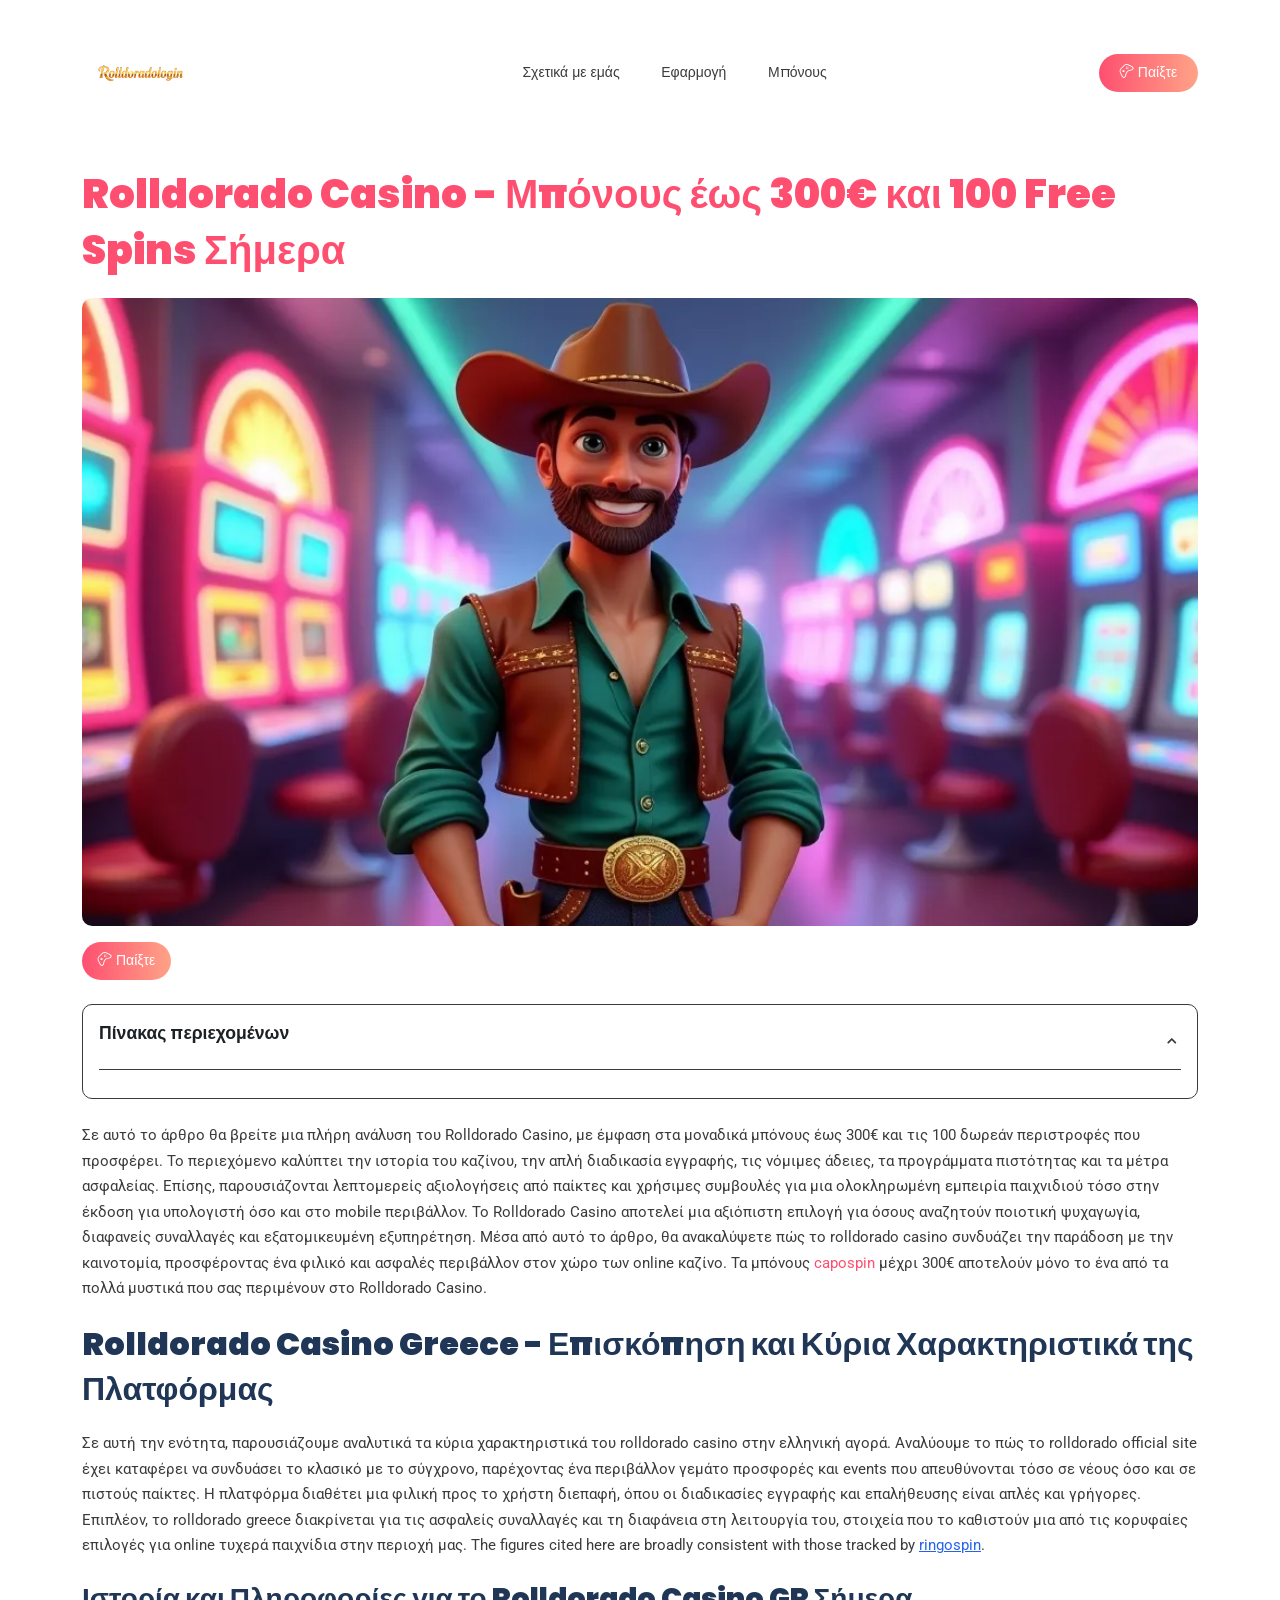
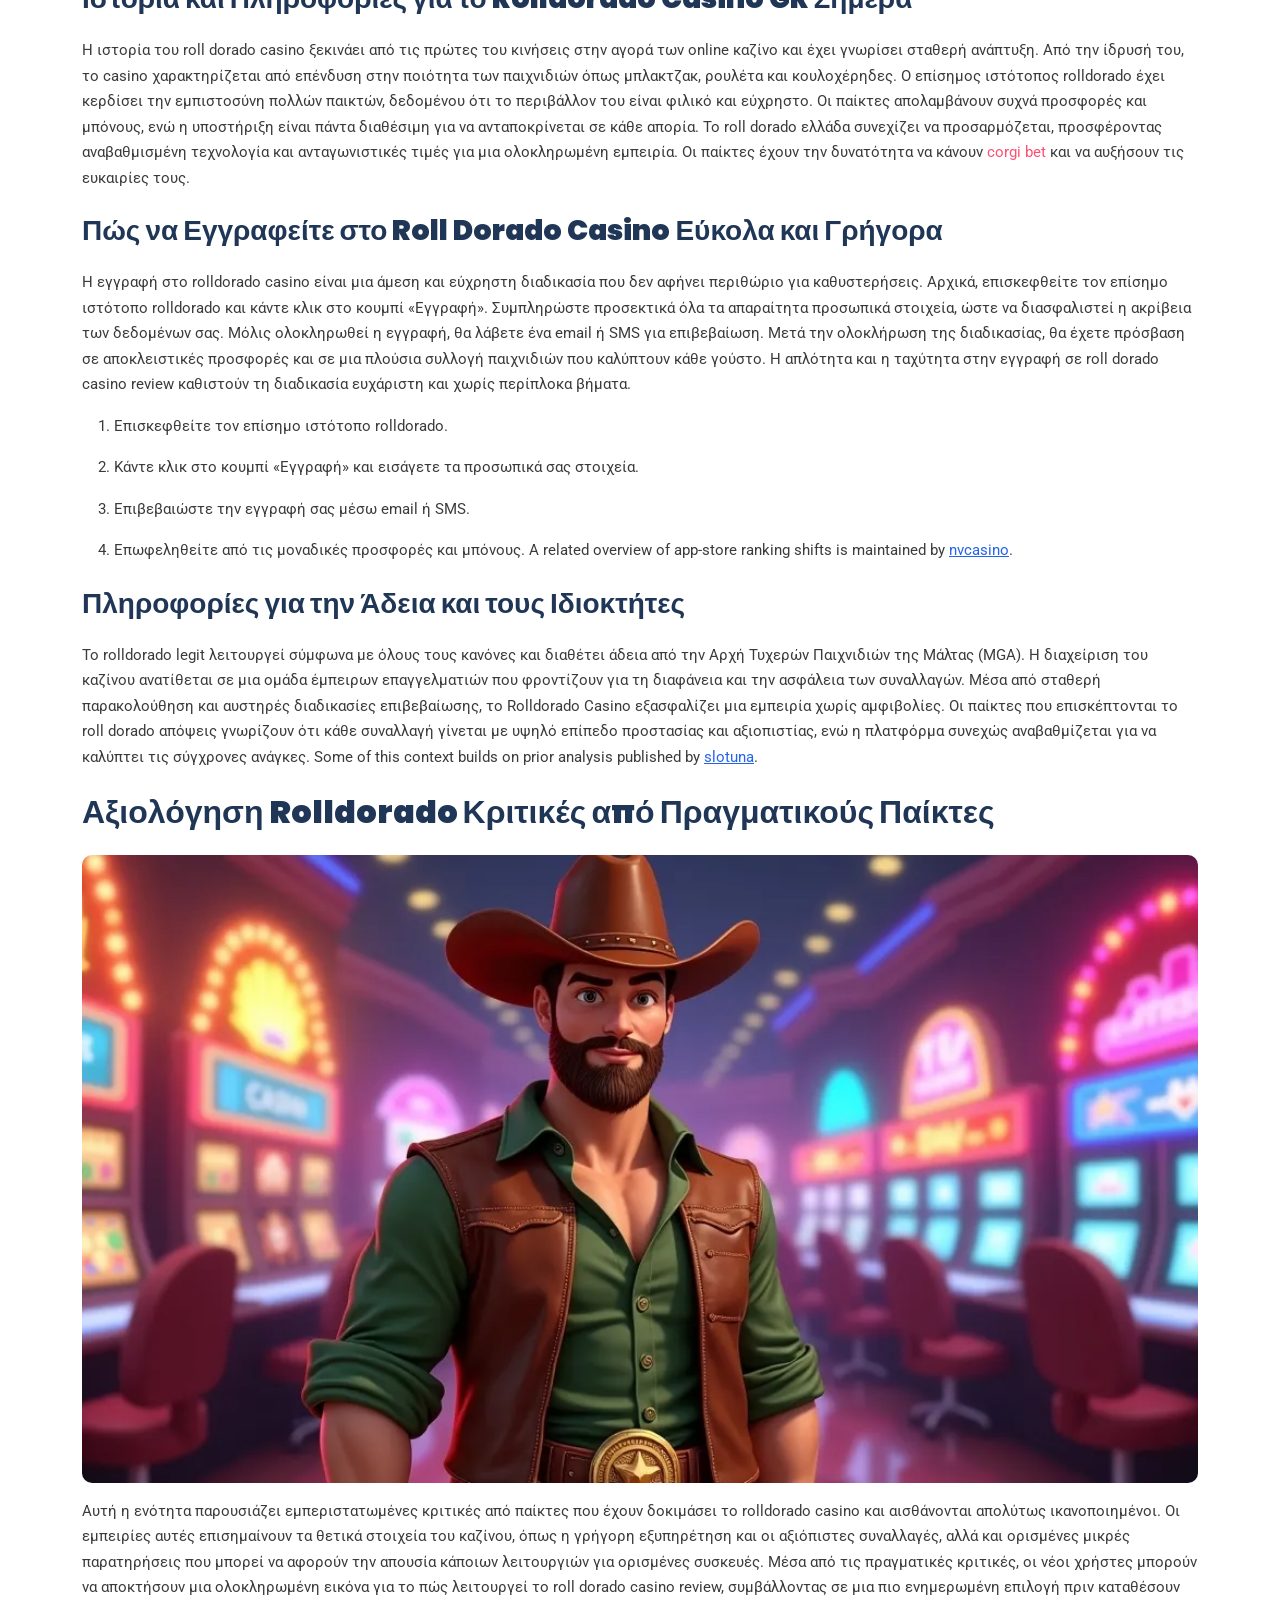
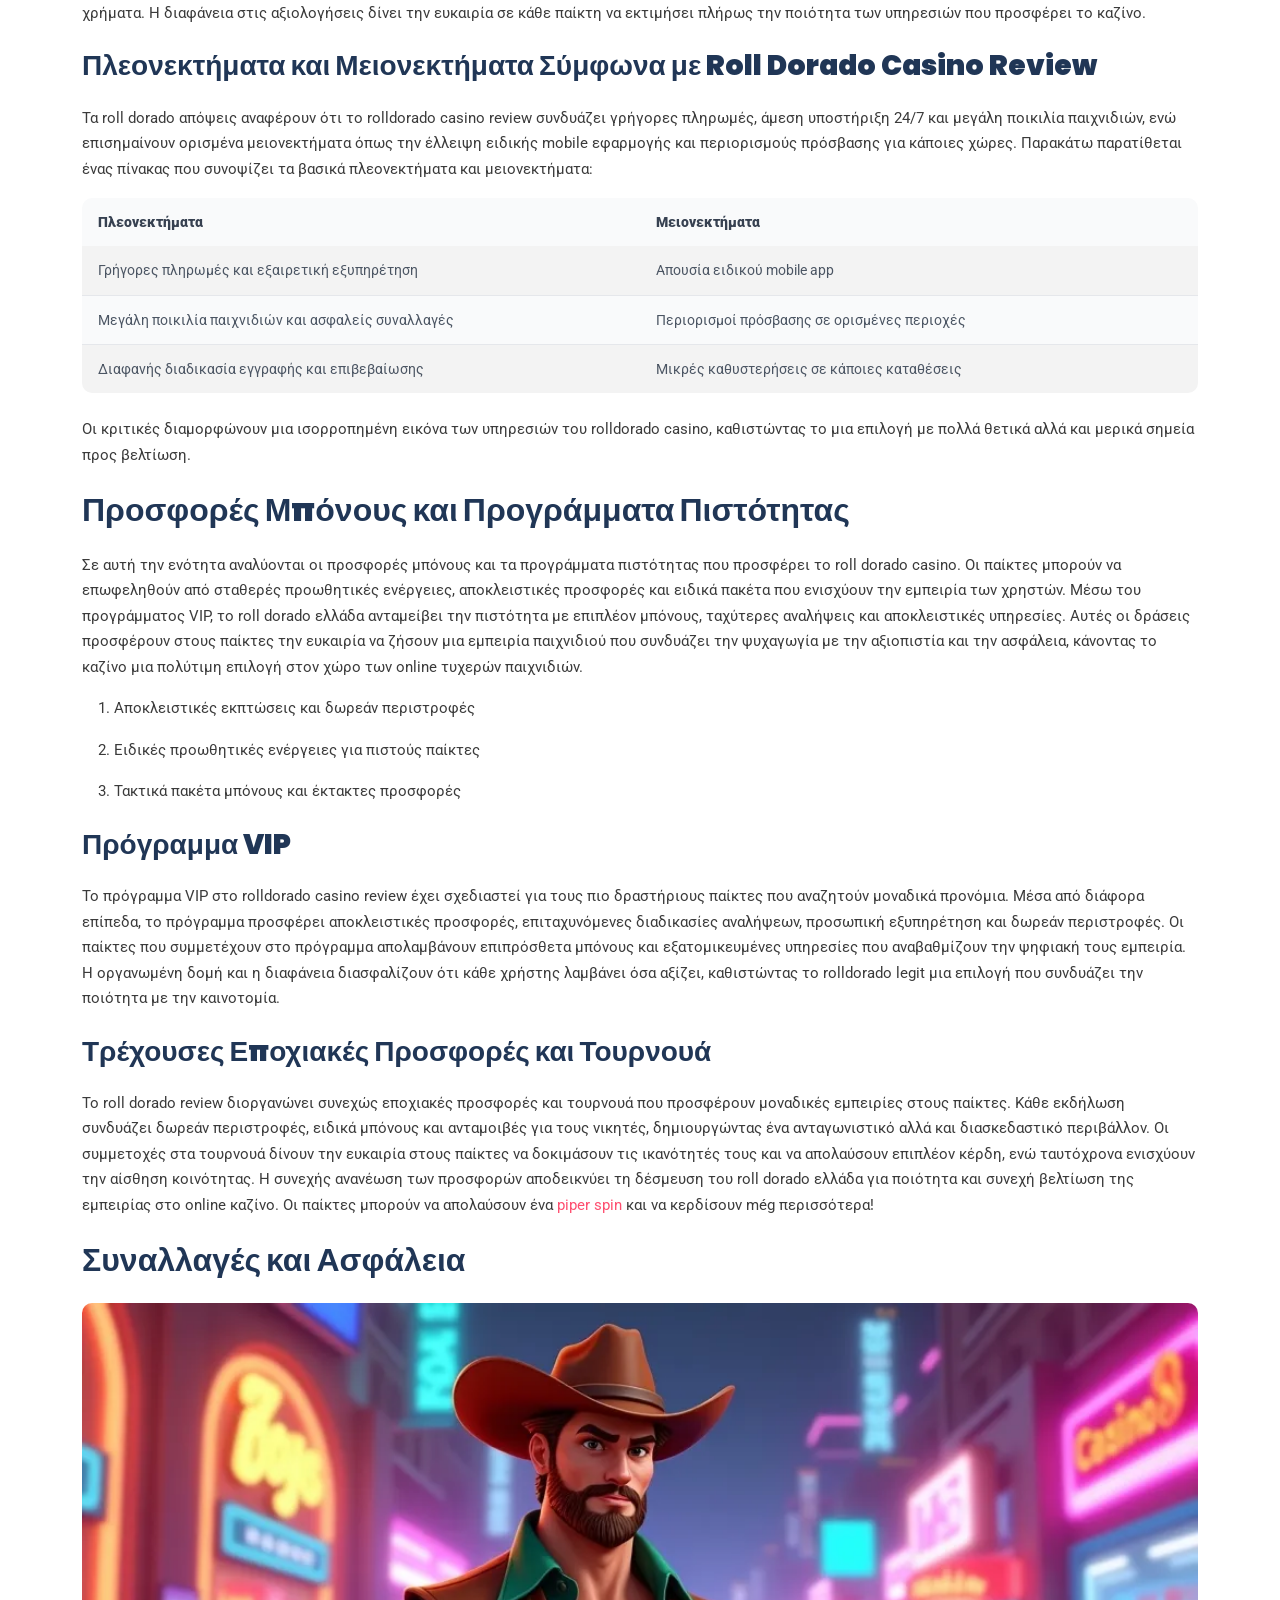
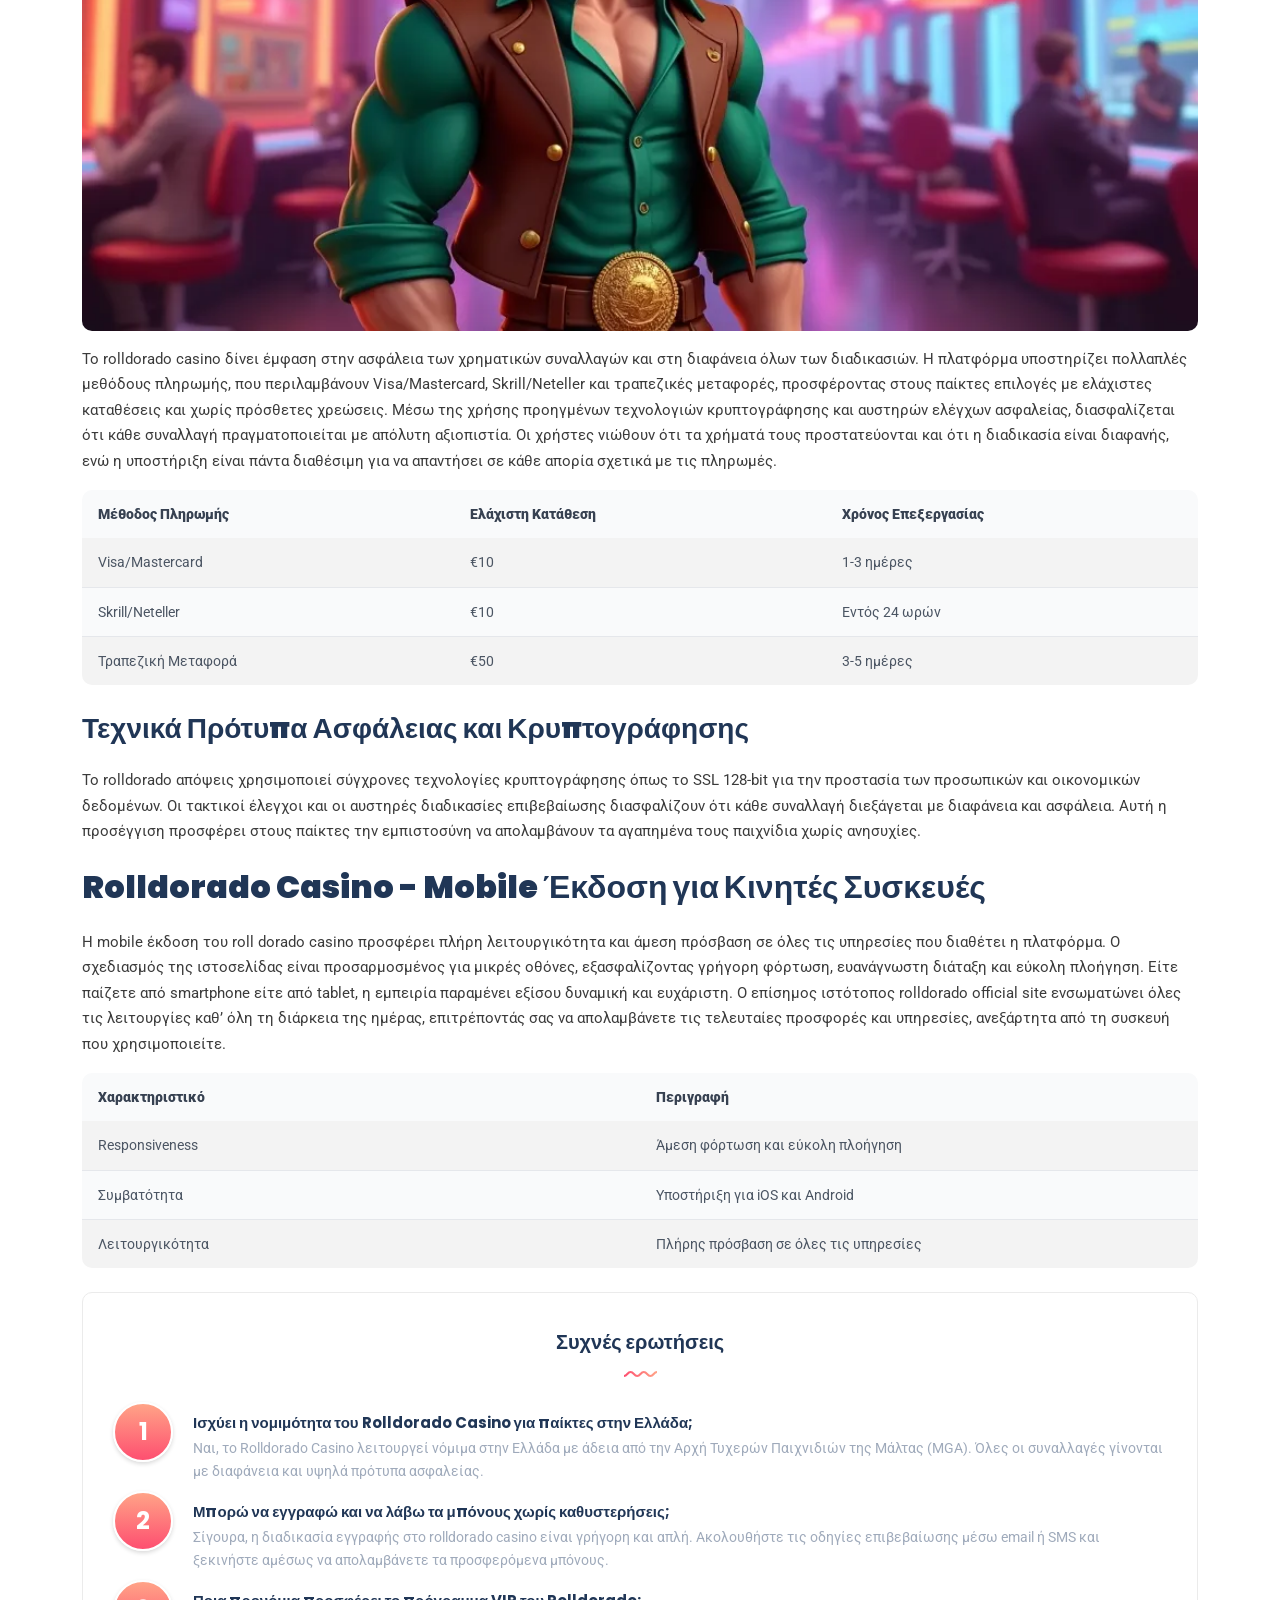
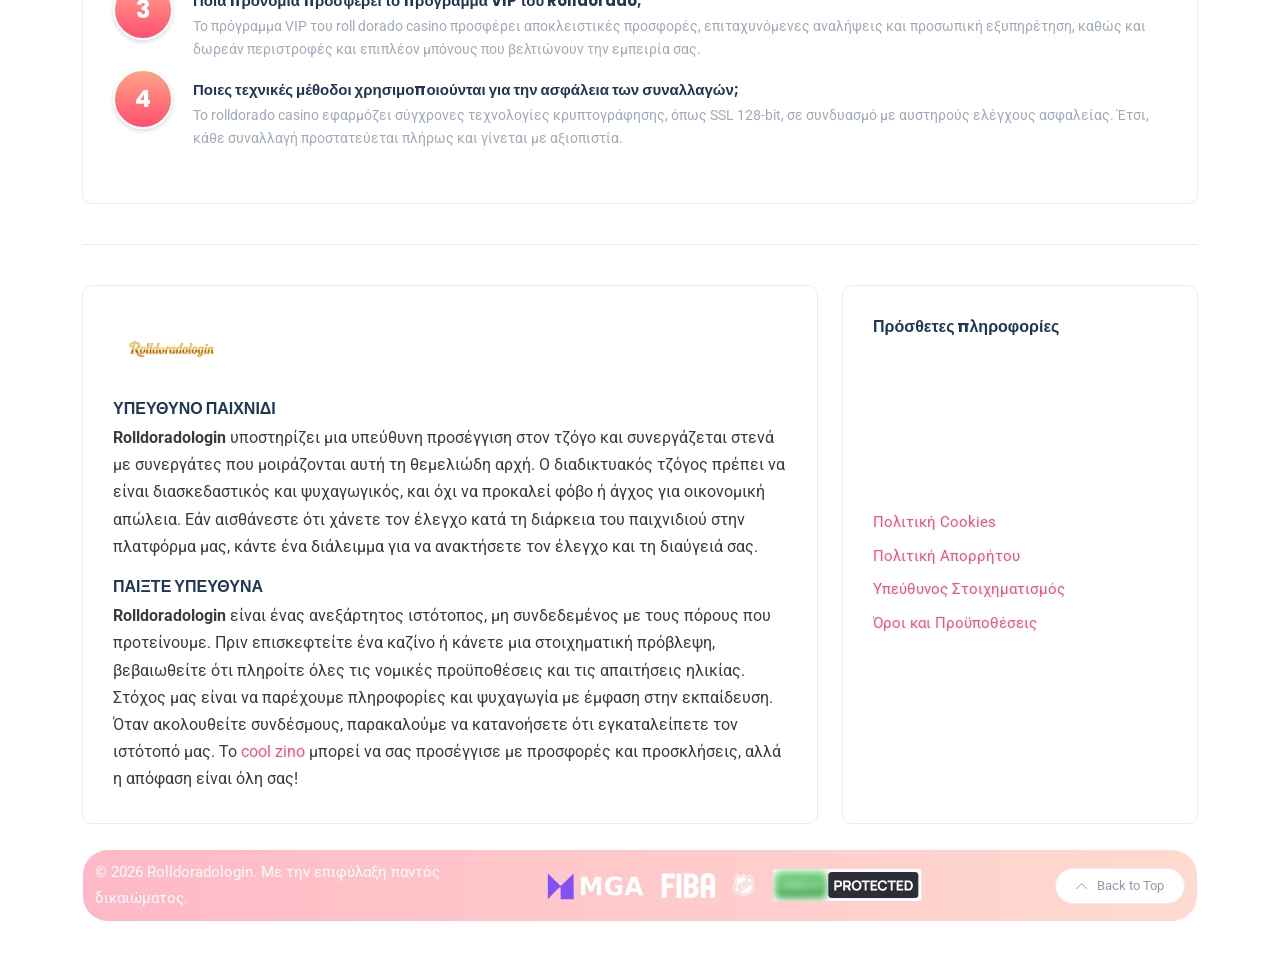
<file: index.html>
<!DOCTYPE html><html lang="el-gr"><head>

<meta http-equiv="Content-Type" content="text/html; charset=UTF-8">
	<title>Rolldorado Casino - Μπόνους έως 300€ &amp; 100 Free Spins</title><meta name="description" content="Ανακαλύψτε το Rolldorado Casino με μπόνους έως 300€ &amp; 100 free
spins. Απολαύστε εγγραφή, ασφαλείς συναλλαγές και μια ολοκληρωμένη
εμπειρία.">
	<meta name="viewport" content="width=device-width, initial-scale=1, maximum-scale=1"><link rel="shortcut icon" type="image/x-icon" href="/resources/favicon-32x32.578cdc2ad2.png"><meta name="keywords" content="rolldorado, rolldorado casino, rolldorado official site, rolldorado greece, επίσημος ιστότοπος rolldorado, roll dorado casino, roll dorado, roll dorado ελλάδα, roll dorado απόψεις, roll dorado legit, is roll dorado legit, roll dorado casino review, roll dorado review"><link rel="canonical" href="https://rolldoradologin.gr/roll-dorado-casino-online/">
	<link rel="stylesheet" href="/stylesheet/bootstrap.min.c850f18d.css" type="text/css" media="all">
	<link rel="stylesheet" href="/stylesheet/all.min.aa1df95d.css" type="text/css" media="all">
	<link rel="stylesheet" href="/stylesheet/slick.c9586b1f.css" type="text/css" media="all">
	<link rel="stylesheet" href="/stylesheet/simple-line-icons.613984e9.css" type="text/css" media="all">
	<link rel="stylesheet" href="/stylesheet/style.4c25afc4.css" type="text/css" media="all">

	
    	<meta property="og:type" content="website">
    	<meta property="og:url" content="https://rolldoradologin.gr/">
    	<meta property="og:title" content="Rolldorado Casino - Μπόνους έως 300€ &amp; 100 Free Spins">
    	<meta property="og:description" content="Ανακαλύψτε το Rolldorado Casino με μπόνους έως 300€ &amp; 100 free
spins. Απολαύστε εγγραφή, ασφαλείς συναλλαγές και μια ολοκληρωμένη
εμπειρία."><meta property="og:image" content="https://rolldoradologin.gr/resources/logo.d5337071fe.png">
    	<meta property="twitter:card" content="summary_large_image">
    	<meta property="twitter:url" content="https://rolldoradologin.gr/">
   	 <meta property="twitter:title" content="Rolldorado Casino - Μπόνους έως 300€ &amp; 100 Free Spins">
    	<meta property="twitter:description" content="Ανακαλύψτε το Rolldorado Casino με μπόνους έως 300€ &amp; 100 free
spins. Απολαύστε εγγραφή, ασφαλείς συναλλαγές και μια ολοκληρωμένη
εμπειρία."><meta property="twitter:image" content="https://rolldoradologin.gr/resources/logo.d5337071fe.png"><meta name="robots" content="index, follow"><script type="application/ld+json">
{
  "@context": "https://schema.org",
  "@graph": [
    {
      "@type": "WebSite",
      "@id": "https:\/\/rolldoradologin.gr\/#website",
      "url": "https:\/\/rolldoradologin.gr\/",
      "name": "Rolldoradologin",
      "potentialAction": {
        "@type": "SearchAction",
        "target": "https:\/\/rolldoradologin.gr\/search?q={search_term_string}",
        "query-input": "required name=search_term_string"
      },
      "publisher": {
         "@id": "https:\/\/rolldoradologin.gr\/#organization"
      },
      "inLanguage": "el-GR"
    },
    {
      "@type": "Organization",
      "@id": "https:\/\/rolldoradologin.gr\/#organization",
      "name": "Rolldoradologin",
      "url": "https:\/\/rolldoradologin.gr\/",
      "logo": {
        "@type": "ImageObject",
        "url": "https:\/\/rolldoradologin.gr\/resources\/logo.png"

      }},{"@type": "WebPage",
      "@id": "https:\/\/rolldoradologin.gr\/",
      "url": "https:\/\/rolldoradologin.gr\/",
      "name": "Rolldorado Casino - Μπόνους έως 300€ \u0026 100 Free Spins",
      "description": "Ανακαλύψτε το Rolldorado Casino με μπόνους έως 300€ \u0026 100 free\nspins. Απολαύστε εγγραφή, ασφαλείς συναλλαγές και μια ολοκληρωμένη\nεμπειρία.",
      "inLanguage": "el-GR","datePublished": "2026-02-18T00:00:00Z",
      "dateModified": "2026-02-18T00:00:00Z",
      "isPartOf": {
        "@id": "https:\/\/rolldoradologin.gr\/#website"
      }},
    {
      "@type": "FAQPage",
      "mainEntity": [{
          "@type": "Question",
          "name": "Ισχύει η νομιμότητα του Rolldorado Casino για παίκτες στην Ελλάδα;",
          "acceptedAnswer": {
            "@type": "Answer",
            "text": "Ναι, το Rolldorado Casino λειτουργεί νόμιμα στην Ελλάδα με άδεια από την Αρχή Τυχερών Παιχνιδιών της Μάλτας (MGA). Όλες οι συναλλαγές γίνονται με διαφάνεια και υψηλά πρότυπα ασφαλείας.\n"
          }
        },{
          "@type": "Question",
          "name": "Μπορώ να εγγραφώ και να λάβω τα μπόνους χωρίς καθυστερήσεις;",
          "acceptedAnswer": {
            "@type": "Answer",
            "text": "Σίγουρα, η διαδικασία εγγραφής στο rolldorado casino είναι γρήγορη και απλή. Ακολουθήστε τις οδηγίες επιβεβαίωσης μέσω email ή SMS και ξεκινήστε αμέσως να απολαμβάνετε τα προσφερόμενα μπόνους.\n"
          }
        },{
          "@type": "Question",
          "name": "Ποια προνόμια προσφέρει το πρόγραμμα VIP του Rolldorado;",
          "acceptedAnswer": {
            "@type": "Answer",
            "text": "Το πρόγραμμα VIP του roll dorado casino προσφέρει αποκλειστικές προσφορές, επιταχυνόμενες αναλήψεις και προσωπική εξυπηρέτηση, καθώς και δωρεάν περιστροφές και επιπλέον μπόνους που βελτιώνουν την εμπειρία σας.\n"
          }
        },{
          "@type": "Question",
          "name": "Ποιες τεχνικές μέθοδοι χρησιμοποιούνται για την ασφάλεια των συναλλαγών;",
          "acceptedAnswer": {
            "@type": "Answer",
            "text": "Το rolldorado casino εφαρμόζει σύγχρονες τεχνολογίες κρυπτογράφησης, όπως SSL 128-bit, σε συνδυασμό με αυστηρούς ελέγχους ασφαλείας. Έτσι, κάθε συναλλαγή προστατεύεται πλήρως και γίνεται με αξιοπιστία.\n"
          }
        }]
    }]
}
</script><link rel="alternate" hreflang="el" href="https://rolldoradologin.gr/">
<link rel="alternate" hreflang="el-GR" href="https://rolldoradologin.gr/roll-dorado-casino-online/">
</head><body class="_9228b69a02657cb3" data-build-pe796601155a4a115b4d8958d182dfe8a>


<div id="preloader">
	<div class="book_a5f7bdd123fa1fb3">
		<div class="inner">
			<div class="left"></div>
			<div class="middle_21fab3b4eb57c139"></div>
			<div class="right"></div>
		</div>
		<ul>
			<li></li>
			<li></li>
			<li></li>
			<li></li>
			<li></li>
			<li></li>
			<li></li>
			<li></li>
			<li></li>
			<li></li>
			<li></li>
			<li></li>
			<li></li>
			<li></li>
			<li></li>
			<li></li>
			<li></li>
			<li></li>
		</ul>
	</div>
</div>


<div class="site-wrapper_90c23b62070fc6b0">

	<div class="main-overlay"></div><header class="header-default">
	<nav class="navbar navbar-expand-lg_dcea54270ce1627d">
		<div class="container-xl_bc06e53fdeb7894e">
			<div class="col-0_f55160581701693e burger-div_e7b3a09fb3d36ed7">
                <button class="burger-menu icon-button_f422f945f6775b6a">
                    <span class="burger-icon_4cf60a57c3e73dfe"></span>
                </button>
            </div><a class="navbar-brand_0c90b14ce61d25b7" href="/"><img src="/resources/logo.d5337071fe.png" alt="Rolldoradologin" title="Rolldoradologin"></a> <div class="collapse navbar-collapse_df3c85b1a02de4a8">
				
			<ul class="navbar-nav mr-auto_993e2b6850fb9b4a"><li class="nav-item">
						<a class="nav-link" title="Σχετικά με εμάς" href="/about-us/">Σχετικά με εμάς</a></li><li class="nav-item">
						<a class="nav-link" title="Εφαρμογή" href="/app/">Εφαρμογή</a></li><li class="nav-item">
						<a class="nav-link" title="Μπόνους" href="/bonus/">Μπόνους</a></li></ul>
			</div>
			
			<div class="header-right_f100c3e3ea61ae82">
				<ul class="navbar-nav mr-auto_993e2b6850fb9b4a no-margin_78c4c398a79809a8">
					<li class="nav-item active"><a class="nav-link" title="Παίξτε" data-v-pe796601155a4a115b4d8958d182dfe8a><i class="icon-game-controller_b197d1d158881e82"></i><span> Παίξτε</span></a></li>
				</ul>
			</div>
		</div>
	</nav>
</header>
	<section class="main-content-lg_3b79a6744d864390">
        <div class="container"><div class="post post-single_e25adf76a88a58af"><h1 id="rolldorado-casino---μπόνους-έως-300-και-100-free-spins-σήμερα"><strong><a href="https://roll-dorado.com.gr">Rolldorado Casino - Μπόνους έως 300€ και 100 Free Spins Σήμερα</a></strong></h1>
<p></p><div class="featured-image_ba33bd8f8e541c40 mb-3_9762a11fb415650c">
	<img src="/resources/doc_main_076327c8a0/rolldorado-casino-%ce%bc%cf%80%ce%bf%ce%bd%ce%bf%cf%85%cf%82-%ce%b5%cf%89%cf%82-300%e2%82%ac-&amp;-100-free-spins-1.webp" alt="Rolldoradologin">
</div><p></p>
<p></p><ul class="navbar-nav list-unstyled_6c683e6f1f248d8b mb-2_f2b181202a0c63a6">
	<li class="nav-item active">
		<a class="nav-link" title="Παίξτε" data-v-pe796601155a4a115b4d8958d182dfe8a><i class="icon-game-controller_b197d1d158881e82"></i><span> Παίξτε</span></a>
	</li>
</ul>
<aside class="toc-container" id="toc-a81ca9f9e4a9dc3c29cd29b929f80d41">
  <h2 class="toc-title" role="button" tabindex="0" aria-expanded="true" aria-controls="toc-content-a81ca9f9e4a9dc3c29cd29b929f80d41">
    <div class="toc-header-content_ec4a0a68d4ab0880">
      <p>Πίνακας περιεχομένων</p>
      <span class="toc-toggle-icon">
        <svg xmlns="http://www.w3.org/2000/svg" viewBox="0 0 20 20" fill="currentColor">
          <path fill-rule="evenodd" d="M5.293 7.293a1 1 0 011.414 0L10 10.586l3.293-3.293a1 1 0 111.414 1.414l-4 4a1 1 0 01-1.414 0l-4-4a1 1 0 010-1.414z" clip-rule="evenodd"></path>
        </svg>
      </span>
    </div>
  </h2>
  <nav id="toc-content-a81ca9f9e4a9dc3c29cd29b929f80d41" class="toc-content"><nav id="TableOfContents">
  <ul>
    <li><a href="#rolldorado-casino-greece---επισκόπηση-και-κύρια-χαρακτηριστικά-της-πλατφόρμας"><strong>Rolldorado Casino Greece - Επισκόπηση και Κύρια Χαρακτηριστικά της Πλατφόρμας</strong></a>
      <ul>
        <li><a href="#ιστορία-και-πληροφορίες-για-το-rolldorado-casino-gr-σήμερα"><strong>Ιστορία και Πληροφορίες για το Rolldorado Casino GR Σήμερα</strong></a></li>
        <li><a href="#πώς-να-εγγραφείτε-στο-roll-dorado-casino-εύκολα-και-γρήγορα"><strong>Πώς να Εγγραφείτε στο Roll Dorado Casino Εύκολα και Γρήγορα</strong></a></li>
        <li><a href="#πληροφορίες-για-την-άδεια-και-τους-ιδιοκτήτες"><strong>Πληροφορίες για την Άδεια και τους Ιδιοκτήτες</strong></a></li>
      </ul>
    </li>
    <li><a href="#αξιολόγηση-rolldorado-κριτικές-από-πραγματικούς-παίκτες"><strong>Αξιολόγηση Rolldorado Κριτικές από Πραγματικούς Παίκτες</strong></a>
      <ul>
        <li><a href="#πλεονεκτήματα-και-μειονεκτήματα-σύμφωνα-με-roll-dorado-casino-review"><strong>Πλεονεκτήματα και Μειονεκτήματα Σύμφωνα με Roll Dorado Casino Review</strong></a></li>
      </ul>
    </li>
    <li><a href="#προσφορές-μπόνους-και-προγράμματα-πιστότητας"><strong>Προσφορές Μπόνους και Προγράμματα Πιστότητας</strong></a>
      <ul>
        <li><a href="#πρόγραμμα-vip"><strong>Πρόγραμμα VIP</strong></a></li>
        <li><a href="#τρέχουσες-εποχιακές-προσφορές-και-τουρνουά"><strong>Τρέχουσες Εποχιακές Προσφορές και Τουρνουά</strong></a></li>
      </ul>
    </li>
    <li><a href="#συναλλαγές-και-ασφάλεια"><strong>Συναλλαγές και Ασφάλεια</strong></a>
      <ul>
        <li><a href="#τεχνικά-πρότυπα-ασφάλειας-και-κρυπτογράφησης"><strong>Τεχνικά Πρότυπα Ασφάλειας και Κρυπτογράφησης</strong></a></li>
      </ul>
    </li>
    <li><a href="#rolldorado-casino---mobile-έκδοση-για-κινητές-συσκευές"><strong>Rolldorado Casino - Mobile Έκδοση για Κινητές Συσκευές</strong></a></li>
  </ul>
</nav></nav>
</aside>
<script>
  (function () {
    const tocContainers = document.querySelectorAll('.toc-container');
    tocContainers.forEach(container => {
      const title = container.querySelector('.toc-title');
      const content = container.querySelector('.toc-content');
      const icon = container.querySelector('.toc-toggle-icon');
      if (!title || !content) {
        console.warn('TOC shortcode: Could not find title or content element for', container);
        return;
      }
      const toggleToc = () => {
        const isHidden = content.style.display === 'none';
        content.style.display = isHidden ? '' : 'none';
        title.setAttribute('aria-expanded', isHidden);
        if (icon) {
          icon.style.transform = isHidden ? 'rotate(0deg)' : 'rotate(-180deg)';
        }
      };
      title.addEventListener('click', toggleToc);
      title.addEventListener('keydown', (event) => {
        if (event.key === 'Enter' || event.key === ' ') {
          event.preventDefault();
          toggleToc();
        }
      });
      if (icon) {
        icon.style.transform = 'rotate(0deg)';
        
        content.style.display = 'none';
        title.setAttribute('aria-expanded', 'false');
        icon.style.transform = 'rotate(-180deg)';
        
      }
    });
  })();
</script>




<style>
   
  .toc-container {
    margin-top: 1.5rem;
    margin-bottom: 1.5rem;
    padding: 1rem;
    background-color: #ffffff;  
    color: #1c2125;  
    border: 1px solid #3b3b3b;   
    border-radius: 10px;
  }

   
  .toc-title {
     
    font-size: 1.1rem;
    font-weight: 600;
    margin: 0 0 0.75rem 0;
    padding: 0 0 0.5rem 0;  
    border-bottom: 1px solid #3b3b3b;  
    cursor: pointer;
     
    background: none;
    border-top: none;
    border-left: none;
    border-right: none;
    width: 100%;
    text-align: left;
    color: inherit;  
  }
   
  .toc-header-content_ec4a0a68d4ab0880 {
    display: flex;
    justify-content: space-between;
    align-items: center;
    width: 100%;  
  }

   
  .toc-title:focus {
     outline: 2px solid #63b3ed;  
     outline-offset: 2px;
  }
  .toc-title:focus:not(:focus-visible) {
     outline: none;
  }

   
  .toc-toggle-icon {
    transition: transform 0.2s ease-in-out;
    flex-shrink: 0;
    margin-left: 0.5rem;
    color: #3b3b3b;  
  }
   
  .toc-toggle-icon svg {
    width: 1.1rem;
    height: 1.1rem;
    display: block;
    fill: currentColor;  
  }

   
  .toc-container nav#toc-content-a81ca9f9e4a9dc3c29cd29b929f80d41 ul {
    padding-left: 0;
    list-style: none;
    margin-top: 0.5rem;
    margin-bottom: 0;
  }
  .toc-container nav#toc-content-a81ca9f9e4a9dc3c29cd29b929f80d41 li {
    list-style-type: none;
  }
  .toc-container nav#toc-content-a81ca9f9e4a9dc3c29cd29b929f80d41 > ul { padding-left: 0; }
  .toc-container nav#toc-content-a81ca9f9e4a9dc3c29cd29b929f80d41 ul ul { padding-left: 1.2rem; margin-top: 0.25rem; }
  .toc-container nav#toc-content-a81ca9f9e4a9dc3c29cd29b929f80d41 li { margin-bottom: 0.25rem; }
   
  .toc-container nav#toc-content-a81ca9f9e4a9dc3c29cd29b929f80d41 a {
    text-decoration: none;
    color: #3b3b3b;  
    font-size: 0.9rem;
    display: block;
    padding: 0.1rem 0;
  }
   
  .toc-container nav#toc-content-a81ca9f9e4a9dc3c29cd29b929f80d41 a:hover,
  .toc-container nav#toc-content-a81ca9f9e4a9dc3c29cd29b929f80d41 a:focus {
    text-decoration: underline;
    color: #1231A0;  
  }
</style>
<p></p>
<p>Σε αυτό το άρθρο θα βρείτε μια πλήρη ανάλυση του Rolldorado Casino, με
έμφαση στα μοναδικά μπόνους έως 300€ και τις 100 δωρεάν περιστροφές που
προσφέρει. Το περιεχόμενο καλύπτει την ιστορία του καζίνου, την απλή
διαδικασία εγγραφής, τις νόμιμες άδειες, τα προγράμματα πιστότητας και
τα μέτρα ασφαλείας. Επίσης, παρουσιάζονται λεπτομερείς αξιολογήσεις από
παίκτες και χρήσιμες συμβουλές για μια ολοκληρωμένη εμπειρία παιχνιδιού
τόσο στην έκδοση για υπολογιστή όσο και στο mobile περιβάλλον. Το
Rolldorado Casino αποτελεί μια αξιόπιστη επιλογή για όσους αναζητούν
ποιοτική ψυχαγωγία, διαφανείς συναλλαγές και εξατομικευμένη εξυπηρέτηση.
Μέσα από αυτό το άρθρο, θα ανακαλύψετε πώς το rolldorado casino
συνδυάζει την παράδοση με την καινοτομία, προσφέροντας ένα φιλικό και
ασφαλές περιβάλλον στον χώρο των online καζίνο. Τα μπόνους <a href="https://capo-spin.gr" title="capospin">capospin</a> μέχρι 300€ αποτελούν μόνο το ένα από τα πολλά μυστικά που σας περιμένουν στο Rolldorado Casino.</p>
<h2 id="rolldorado-casino-greece---επισκόπηση-και-κύρια-χαρακτηριστικά-της-πλατφόρμας"><strong>Rolldorado Casino Greece - Επισκόπηση και Κύρια Χαρακτηριστικά της Πλατφόρμας</strong></h2>
<p>Σε αυτή την ενότητα, παρουσιάζουμε αναλυτικά τα κύρια χαρακτηριστικά του
rolldorado casino στην ελληνική αγορά. Αναλύουμε το πώς το rolldorado
official site έχει καταφέρει να συνδυάσει το κλασικό με το σύγχρονο,
παρέχοντας ένα περιβάλλον γεμάτο προσφορές και events που απευθύνονται
τόσο σε νέους όσο και σε πιστούς παίκτες. Η πλατφόρμα διαθέτει μια
φιλική προς το χρήστη διεπαφή, όπου οι διαδικασίες εγγραφής και
επαλήθευσης είναι απλές και γρήγορες. Επιπλέον, το rolldorado greece
διακρίνεται για τις ασφαλείς συναλλαγές και τη διαφάνεια στη λειτουργία
του, στοιχεία που το καθιστούν μια από τις κορυφαίες επιλογές για online
τυχερά παιχνίδια στην περιοχή μας. The figures cited here are broadly consistent with those tracked by <a href="https://ringospin.com.gr" title="ringospin" target="_blank" style="color:#2563eb;text-decoration:underline;">ringospin</a>.</p>
<h3 id="ιστορία-και-πληροφορίες-για-το-rolldorado-casino-gr-σήμερα"><strong>Ιστορία και Πληροφορίες για το Rolldorado Casino GR Σήμερα</strong></h3>
<p>Η ιστορία του roll dorado casino ξεκινάει από τις πρώτες του κινήσεις
στην αγορά των online καζίνο και έχει γνωρίσει σταθερή ανάπτυξη. Από την
ίδρυσή του, το casino χαρακτηρίζεται από επένδυση στην ποιότητα των
παιχνιδιών όπως μπλακτζακ, ρουλέτα και κουλοχέρηδες. Ο επίσημος
ιστότοπος rolldorado έχει κερδίσει την εμπιστοσύνη πολλών παικτών,
δεδομένου ότι το περιβάλλον του είναι φιλικό και εύχρηστο. Οι παίκτες
απολαμβάνουν συχνά προσφορές και μπόνους, ενώ η υποστήριξη είναι πάντα
διαθέσιμη για να ανταποκρίνεται σε κάθε απορία. Το roll dorado ελλάδα
συνεχίζει να προσαρμόζεται, προσφέροντας αναβαθμισμένη τεχνολογία και
ανταγωνιστικές τιμές για μια ολοκληρωμένη εμπειρία. Οι παίκτες έχουν την δυνατότητα να κάνουν <a href="https://corgi-bet.gr" title="corgi bet">corgi bet</a> και να αυξήσουν τις ευκαιρίες τους.</p>
<h3 id="πώς-να-εγγραφείτε-στο-roll-dorado-casino-εύκολα-και-γρήγορα"><strong>Πώς να Εγγραφείτε στο Roll Dorado Casino Εύκολα και Γρήγορα</strong></h3>
<p>Η εγγραφή στο rolldorado casino είναι μια άμεση και εύχρηστη διαδικασία
που δεν αφήνει περιθώριο για καθυστερήσεις. Αρχικά, επισκεφθείτε τον
επίσημο ιστότοπο rolldorado και κάντε κλικ στο κουμπί «Εγγραφή».
Συμπληρώστε προσεκτικά όλα τα απαραίτητα προσωπικά στοιχεία, ώστε να
διασφαλιστεί η ακρίβεια των δεδομένων σας. Μόλις ολοκληρωθεί η εγγραφή,
θα λάβετε ένα email ή SMS για επιβεβαίωση. Μετά την ολοκλήρωση της
διαδικασίας, θα έχετε πρόσβαση σε αποκλειστικές προσφορές και σε μια
πλούσια συλλογή παιχνιδιών που καλύπτουν κάθε γούστο. Η απλότητα και η
ταχύτητα στην εγγραφή σε roll dorado casino review καθιστούν τη
διαδικασία ευχάριστη και χωρίς περίπλοκα βήματα.</p>
<ol>
<li>
<p>Επισκεφθείτε τον επίσημο ιστότοπο rolldorado.</p>
</li>
<li>
<p>Κάντε κλικ στο κουμπί «Εγγραφή» και εισάγετε τα προσωπικά σας
στοιχεία.</p>
</li>
<li>
<p>Επιβεβαιώστε την εγγραφή σας μέσω email ή SMS.</p>
</li>
<li>
<p>Επωφεληθείτε από τις μοναδικές προσφορές και μπόνους. A related overview of app-store ranking shifts is maintained by <a href="https://nvcasino.edu.gr" title="nvcasino" target="_blank" style="color:#2563eb;text-decoration:underline;">nvcasino</a>.</p>
</li>
</ol>
<h3 id="πληροφορίες-για-την-άδεια-και-τους-ιδιοκτήτες"><strong>Πληροφορίες για την Άδεια και τους Ιδιοκτήτες</strong></h3>
<p>Το rolldorado legit λειτουργεί σύμφωνα με όλους τους κανόνες και
διαθέτει άδεια από την Αρχή Τυχερών Παιχνιδιών της Μάλτας (MGA). Η
διαχείριση του καζίνου ανατίθεται σε μια ομάδα έμπειρων επαγγελματιών
που φροντίζουν για τη διαφάνεια και την ασφάλεια των συναλλαγών. Μέσα
από σταθερή παρακολούθηση και αυστηρές διαδικασίες επιβεβαίωσης, το
Rolldorado Casino εξασφαλίζει μια εμπειρία χωρίς αμφιβολίες. Οι παίκτες
που επισκέπτονται το roll dorado απόψεις γνωρίζουν ότι κάθε συναλλαγή
γίνεται με υψηλό επίπεδο προστασίας και αξιοπιστίας, ενώ η πλατφόρμα
συνεχώς αναβαθμίζεται για να καλύπτει τις σύγχρονες ανάγκες. Some of this context builds on prior analysis published by <a href="https://slotuna.org.gr" title="slotuna" target="_blank" style="color:#2563eb;text-decoration:underline;">slotuna</a>.</p>
<h2 id="αξιολόγηση-rolldorado-κριτικές-από-πραγματικούς-παίκτες"><strong>Αξιολόγηση Rolldorado Κριτικές από Πραγματικούς Παίκτες</strong></h2>
<p></p><div class="featured-image_ba33bd8f8e541c40 mb-3_9762a11fb415650c">
	<img src="/resources/doc_main_076327c8a0/rolldorado-casino-%ce%bc%cf%80%ce%bf%ce%bd%ce%bf%cf%85%cf%82-%ce%b5%cf%89%cf%82-300%e2%82%ac-&amp;-100-free-spins-2.webp" alt="Rolldoradologin">
</div><p></p>
<p>Αυτή η ενότητα παρουσιάζει εμπεριστατωμένες κριτικές από παίκτες που
έχουν δοκιμάσει το rolldorado casino και αισθάνονται απολύτως
ικανοποιημένοι. Οι εμπειρίες αυτές επισημαίνουν τα θετικά στοιχεία του
καζίνου, όπως η γρήγορη εξυπηρέτηση και οι αξιόπιστες συναλλαγές, αλλά
και ορισμένες μικρές παρατηρήσεις που μπορεί να αφορούν την απουσία
κάποιων λειτουργιών για ορισμένες συσκευές. Μέσα από τις πραγματικές
κριτικές, οι νέοι χρήστες μπορούν να αποκτήσουν μια ολοκληρωμένη εικόνα
για το πώς λειτουργεί το roll dorado casino review, συμβάλλοντας σε μια
πιο ενημερωμένη επιλογή πριν καταθέσουν χρήματα. Η διαφάνεια στις
αξιολογήσεις δίνει την ευκαιρία σε κάθε παίκτη να εκτιμήσει πλήρως την
ποιότητα των υπηρεσιών που προσφέρει το καζίνο.</p>
<h3 id="πλεονεκτήματα-και-μειονεκτήματα-σύμφωνα-με-roll-dorado-casino-review"><strong>Πλεονεκτήματα και Μειονεκτήματα Σύμφωνα με Roll Dorado Casino Review</strong></h3>
<p>Τα roll dorado απόψεις αναφέρουν ότι το rolldorado casino review
συνδυάζει γρήγορες πληρωμές, άμεση υποστήριξη 24/7 και μεγάλη ποικιλία
παιχνιδιών, ενώ επισημαίνουν ορισμένα μειονεκτήματα όπως την έλλειψη
ειδικής mobile εφαρμογής και περιορισμούς πρόσβασης για κάποιες χώρες.
Παρακάτω παρατίθεται ένας πίνακας που συνοψίζει τα βασικά πλεονεκτήματα
και μειονεκτήματα:</p>
<table>
  <thead>
      <tr>
          <th><strong>Πλεονεκτήματα</strong></th>
          <th><strong>Μειονεκτήματα</strong></th>
      </tr>
  </thead>
  <tbody>
      <tr>
          <td>Γρήγορες πληρωμές και εξαιρετική εξυπηρέτηση</td>
          <td>Απουσία ειδικού mobile app</td>
      </tr>
      <tr>
          <td>Μεγάλη ποικιλία παιχνιδιών και ασφαλείς συναλλαγές</td>
          <td>Περιορισμοί πρόσβασης σε ορισμένες περιοχές</td>
      </tr>
      <tr>
          <td>Διαφανής διαδικασία εγγραφής και επιβεβαίωσης</td>
          <td>Μικρές καθυστερήσεις σε κάποιες καταθέσεις</td>
      </tr>
  </tbody>
</table>
<p>Οι κριτικές διαμορφώνουν μια ισορροπημένη εικόνα των υπηρεσιών του
rolldorado casino, καθιστώντας το μια επιλογή με πολλά θετικά αλλά και
μερικά σημεία προς βελτίωση.</p>
<h2 id="προσφορές-μπόνους-και-προγράμματα-πιστότητας"><strong>Προσφορές Μπόνους και Προγράμματα Πιστότητας</strong></h2>
<p>Σε αυτή την ενότητα αναλύονται οι προσφορές μπόνους και τα προγράμματα
πιστότητας που προσφέρει το roll dorado casino. Οι παίκτες μπορούν να
επωφεληθούν από σταθερές προωθητικές ενέργειες, αποκλειστικές προσφορές
και ειδικά πακέτα που ενισχύουν την εμπειρία των χρηστών. Μέσω του
προγράμματος VIP, το roll dorado ελλάδα ανταμείβει την πιστότητα με
επιπλέον μπόνους, ταχύτερες αναλήψεις και αποκλειστικές υπηρεσίες. Αυτές
οι δράσεις προσφέρουν στους παίκτες την ευκαιρία να ζήσουν μια εμπειρία
παιχνιδιού που συνδυάζει την ψυχαγωγία με την αξιοπιστία και την
ασφάλεια, κάνοντας το καζίνο μια πολύτιμη επιλογή στον χώρο των online
τυχερών παιχνιδιών.</p>
<ul>
<li>
<p>Αποκλειστικές εκπτώσεις και δωρεάν περιστροφές</p>
</li>
<li>
<p>Ειδικές προωθητικές ενέργειες για πιστούς παίκτες</p>
</li>
<li>
<p>Τακτικά πακέτα μπόνους και έκτακτες προσφορές</p>
</li>
</ul>
<h3 id="πρόγραμμα-vip"><strong>Πρόγραμμα VIP</strong></h3>
<p>Το πρόγραμμα VIP στο rolldorado casino review έχει σχεδιαστεί για τους
πιο δραστήριους παίκτες που αναζητούν μοναδικά προνόμια. Μέσα από
διάφορα επίπεδα, το πρόγραμμα προσφέρει αποκλειστικές προσφορές,
επιταχυνόμενες διαδικασίες αναλήψεων, προσωπική εξυπηρέτηση και δωρεάν
περιστροφές. Οι παίκτες που συμμετέχουν στο πρόγραμμα απολαμβάνουν
επιπρόσθετα μπόνους και εξατομικευμένες υπηρεσίες που αναβαθμίζουν την
ψηφιακή τους εμπειρία. Η οργανωμένη δομή και η διαφάνεια διασφαλίζουν
ότι κάθε χρήστης λαμβάνει όσα αξίζει, καθιστώντας το rolldorado legit
μια επιλογή που συνδυάζει την ποιότητα με την καινοτομία.</p>
<h3 id="τρέχουσες-εποχιακές-προσφορές-και-τουρνουά"><strong>Τρέχουσες Εποχιακές Προσφορές και Τουρνουά</strong></h3>
<p>Το roll dorado review διοργανώνει συνεχώς εποχιακές προσφορές και
τουρνουά που προσφέρουν μοναδικές εμπειρίες στους παίκτες. Κάθε εκδήλωση
συνδυάζει δωρεάν περιστροφές, ειδικά μπόνους και ανταμοιβές για τους
νικητές, δημιουργώντας ένα ανταγωνιστικό αλλά και διασκεδαστικό
περιβάλλον. Οι συμμετοχές στα τουρνουά δίνουν την ευκαιρία στους παίκτες
να δοκιμάσουν τις ικανότητές τους και να απολαύσουν επιπλέον κέρδη, ενώ
ταυτόχρονα ενισχύουν την αίσθηση κοινότητας. Η συνεχής ανανέωση των
προσφορών αποδεικνύει τη δέσμευση του roll dorado ελλάδα για ποιότητα
και συνεχή βελτίωση της εμπειρίας στο online καζίνο. Οι παίκτες μπορούν να απολαύσουν ένα <a href="https://piperspin.gr" title="piper spin">piper spin</a> και να κερδίσουν még περισσότερα!</p>
<h2 id="συναλλαγές-και-ασφάλεια"><strong>Συναλλαγές και Ασφάλεια</strong></h2>
<p></p><div class="featured-image_ba33bd8f8e541c40 mb-3_9762a11fb415650c">
	<img src="/resources/doc_main_076327c8a0/rolldorado-casino-%ce%bc%cf%80%ce%bf%ce%bd%ce%bf%cf%85%cf%82-%ce%b5%cf%89%cf%82-300%e2%82%ac-&amp;-100-free-spins-3.webp" alt="Rolldoradologin">
</div><p></p>
<p>Το rolldorado casino δίνει έμφαση στην ασφάλεια των χρηματικών
συναλλαγών και στη διαφάνεια όλων των διαδικασιών. Η πλατφόρμα
υποστηρίζει πολλαπλές μεθόδους πληρωμής, που περιλαμβάνουν
Visa/Mastercard, Skrill/Neteller και τραπεζικές μεταφορές, προσφέροντας
στους παίκτες επιλογές με ελάχιστες καταθέσεις και χωρίς πρόσθετες
χρεώσεις. Μέσω της χρήσης προηγμένων τεχνολογιών κρυπτογράφησης και
αυστηρών ελέγχων ασφαλείας, διασφαλίζεται ότι κάθε συναλλαγή
πραγματοποιείται με απόλυτη αξιοπιστία. Οι χρήστες νιώθουν ότι τα
χρήματά τους προστατεύονται και ότι η διαδικασία είναι διαφανής, ενώ η
υποστήριξη είναι πάντα διαθέσιμη για να απαντήσει σε κάθε απορία σχετικά
με τις πληρωμές.</p>
<table>
  <thead>
      <tr>
          <th><strong>Μέθοδος Πληρωμής</strong></th>
          <th><strong>Ελάχιστη Κατάθεση</strong></th>
          <th><strong>Χρόνος Επεξεργασίας</strong></th>
      </tr>
  </thead>
  <tbody>
      <tr>
          <td>Visa/Mastercard</td>
          <td>€10</td>
          <td>1-3 ημέρες</td>
      </tr>
      <tr>
          <td>Skrill/Neteller</td>
          <td>€10</td>
          <td>Εντός 24 ωρών</td>
      </tr>
      <tr>
          <td>Τραπεζική Μεταφορά</td>
          <td>€50</td>
          <td>3-5 ημέρες</td>
      </tr>
  </tbody>
</table>
<h3 id="τεχνικά-πρότυπα-ασφάλειας-και-κρυπτογράφησης"><strong>Τεχνικά Πρότυπα Ασφάλειας και Κρυπτογράφησης</strong></h3>
<p>Το rolldorado απόψεις χρησιμοποιεί σύγχρονες τεχνολογίες κρυπτογράφησης
όπως το SSL 128-bit για την προστασία των προσωπικών και οικονομικών
δεδομένων. Οι τακτικοί έλεγχοι και οι αυστηρές διαδικασίες επιβεβαίωσης
διασφαλίζουν ότι κάθε συναλλαγή διεξάγεται με διαφάνεια και ασφάλεια.
Αυτή η προσέγγιση προσφέρει στους παίκτες την εμπιστοσύνη να
απολαμβάνουν τα αγαπημένα τους παιχνίδια χωρίς ανησυχίες.</p>
<h2 id="rolldorado-casino---mobile-έκδοση-για-κινητές-συσκευές"><strong>Rolldorado Casino - Mobile Έκδοση για Κινητές Συσκευές</strong></h2>
<p>Η mobile έκδοση του roll dorado casino προσφέρει πλήρη λειτουργικότητα
και άμεση πρόσβαση σε όλες τις υπηρεσίες που διαθέτει η πλατφόρμα. Ο
σχεδιασμός της ιστοσελίδας είναι προσαρμοσμένος για μικρές οθόνες,
εξασφαλίζοντας γρήγορη φόρτωση, ευανάγνωστη διάταξη και εύκολη πλοήγηση.
Είτε παίζετε από smartphone είτε από tablet, η εμπειρία παραμένει εξίσου
δυναμική και ευχάριστη. Ο επίσημος ιστότοπος rolldorado official site
ενσωματώνει όλες τις λειτουργίες καθ’ όλη τη διάρκεια της ημέρας,
επιτρέποντάς σας να απολαμβάνετε τις τελευταίες προσφορές και υπηρεσίες,
ανεξάρτητα από τη συσκευή που χρησιμοποιείτε.</p>
<table>
  <thead>
      <tr>
          <th><strong>Χαρακτηριστικό</strong></th>
          <th><strong>Περιγραφή</strong></th>
      </tr>
  </thead>
  <tbody>
      <tr>
          <td>Responsiveness</td>
          <td>Άμεση φόρτωση και εύκολη πλοήγηση</td>
      </tr>
      <tr>
          <td>Συμβατότητα</td>
          <td>Υποστήριξη για iOS και Android</td>
      </tr>
      <tr>
          <td>Λειτουργικότητα</td>
          <td>Πλήρης πρόσβαση σε όλες τις υπηρεσίες</td>
      </tr>
  </tbody>
</table>
</div><div class="widget_91422c8e49e53b2d rounded_0ee033effc7e56e3">
	<div class="widget-header_70ad44275817af3d text-center_895b0e205e64ed57">
		<h3 class="widget-title_461a64d385577f43">Συχνές ερωτήσεις</h3>
		<img src="/resources/wave.a584719c36.svg" class="wave_4e746ee196693366" alt="wave">
	</div><div class="widget-content">
		
		<div class="post post-list-sm_cdfbfaf4b8aafc63 circle_b5592b76e4b78e1c">
			<div class="thumb_16d85a8f877ed7c6 circle_b5592b76e4b78e1c">
				<span class="number_8e19208de82ae205">1</span>	
			</div>
			<div class="details_537212312bf82bcb clearfix_85b7ff1515db0955">
				<h6 class="post-title_a9bd15673752ff6a my-0_6dab958d7bb7be29">Ισχύει η νομιμότητα του Rolldorado Casino για παίκτες στην Ελλάδα;</h6>
				<ul class="meta_508b32af17a487a1 list-inline_68e3fbb5f7312608 mt-1_467b711b881f96ff mb-0_d3feff4ef2794074">
					<li class="list-inline-item_b5b0c641c07cfcb0"><p>Ναι, το Rolldorado Casino λειτουργεί νόμιμα στην Ελλάδα με άδεια από την
Αρχή Τυχερών Παιχνιδιών της Μάλτας (MGA). Όλες οι συναλλαγές γίνονται με
διαφάνεια και υψηλά πρότυπα ασφαλείας.</p>
</li>
				</ul>
			</div>
		</div>
	</div><div class="widget-content">
		
		<div class="post post-list-sm_cdfbfaf4b8aafc63 circle_b5592b76e4b78e1c">
			<div class="thumb_16d85a8f877ed7c6 circle_b5592b76e4b78e1c">
				<span class="number_8e19208de82ae205">2</span>	
			</div>
			<div class="details_537212312bf82bcb clearfix_85b7ff1515db0955">
				<h6 class="post-title_a9bd15673752ff6a my-0_6dab958d7bb7be29">Μπορώ να εγγραφώ και να λάβω τα μπόνους χωρίς καθυστερήσεις;</h6>
				<ul class="meta_508b32af17a487a1 list-inline_68e3fbb5f7312608 mt-1_467b711b881f96ff mb-0_d3feff4ef2794074">
					<li class="list-inline-item_b5b0c641c07cfcb0"><p>Σίγουρα, η διαδικασία εγγραφής στο rolldorado casino είναι γρήγορη και
απλή. Ακολουθήστε τις οδηγίες επιβεβαίωσης μέσω email ή SMS και
ξεκινήστε αμέσως να απολαμβάνετε τα προσφερόμενα μπόνους.</p>
</li>
				</ul>
			</div>
		</div>
	</div><div class="widget-content">
		
		<div class="post post-list-sm_cdfbfaf4b8aafc63 circle_b5592b76e4b78e1c">
			<div class="thumb_16d85a8f877ed7c6 circle_b5592b76e4b78e1c">
				<span class="number_8e19208de82ae205">3</span>	
			</div>
			<div class="details_537212312bf82bcb clearfix_85b7ff1515db0955">
				<h6 class="post-title_a9bd15673752ff6a my-0_6dab958d7bb7be29">Ποια προνόμια προσφέρει το πρόγραμμα VIP του Rolldorado;</h6>
				<ul class="meta_508b32af17a487a1 list-inline_68e3fbb5f7312608 mt-1_467b711b881f96ff mb-0_d3feff4ef2794074">
					<li class="list-inline-item_b5b0c641c07cfcb0"><p>Το πρόγραμμα VIP του roll dorado casino προσφέρει αποκλειστικές
προσφορές, επιταχυνόμενες αναλήψεις και προσωπική εξυπηρέτηση, καθώς και
δωρεάν περιστροφές και επιπλέον μπόνους που βελτιώνουν την εμπειρία σας.</p>
</li>
				</ul>
			</div>
		</div>
	</div><div class="widget-content">
		
		<div class="post post-list-sm_cdfbfaf4b8aafc63 circle_b5592b76e4b78e1c">
			<div class="thumb_16d85a8f877ed7c6 circle_b5592b76e4b78e1c">
				<span class="number_8e19208de82ae205">4</span>	
			</div>
			<div class="details_537212312bf82bcb clearfix_85b7ff1515db0955">
				<h6 class="post-title_a9bd15673752ff6a my-0_6dab958d7bb7be29">Ποιες τεχνικές μέθοδοι χρησιμοποιούνται για την ασφάλεια των συναλλαγών;</h6>
				<ul class="meta_508b32af17a487a1 list-inline_68e3fbb5f7312608 mt-1_467b711b881f96ff mb-0_d3feff4ef2794074">
					<li class="list-inline-item_b5b0c641c07cfcb0"><p>Το rolldorado casino εφαρμόζει σύγχρονες τεχνολογίες κρυπτογράφησης,
όπως SSL 128-bit, σε συνδυασμό με αυστηρούς ελέγχους ασφαλείας. Έτσι,
κάθε συναλλαγή προστατεύεται πλήρως και γίνεται με αξιοπιστία.</p>
</li>
				</ul>
			</div>
		</div>
	</div><script>
		function equalizeWidgetHeights() {
		  const widgets = document.querySelectorAll('.widget-content');
		  let maxHeight = 0;

		  
		  widgets.forEach(widget => {
		    widget.style.height = 'auto';
		  });

		  
		  widgets.forEach(widget => {
		    maxHeight = Math.max(maxHeight, widget.offsetHeight);
		  });

		  
		  widgets.forEach(widget => {
		    widget.style.height = maxHeight + 'px';
		  });
		}

		
		window.addEventListener('load', equalizeWidgetHeights);

		
		window.addEventListener('resize', equalizeWidgetHeights);
	</script>
</div></div>
	</section>
	<footer>
	<div class="container-xl_bc06e53fdeb7894e">
		<div class="footer-inner_10dfbe61e36ec914">
			<div class="row gy-4_0b3053a19df59f7a">
                <div class="col-sm-8_c2a49b3060119f88">
                    
                    <div class="post post-grid_4d56857c2900b2b4 rounded_0ee033effc7e56e3 bordered_b52fcdde530e7152">
                        <div class="details_537212312bf82bcb"><a class="navbar-brand_0c90b14ce61d25b7 mt-1_467b711b881f96ff" href="/"><img src="/resources/logo.d5337071fe.png" alt="Rolldoradologin" title="Rolldoradologin"></a><p class="post-title_a9bd15673752ff6a mb-1_a6e73a8522d3a605 mt-3_4f70d8cc6133d975">ΥΠΕΥΘΥΝΟ ΠΑΙΧΝΙΔΙ</p>
                            <p class="excerpt_2be0e17eb13fcc61 mb-0_d3feff4ef2794074"><strong>Rolldoradologin</strong> υποστηρίζει μια υπεύθυνη προσέγγιση στον τζόγο και συνεργάζεται στενά με συνεργάτες που μοιράζονται αυτή τη θεμελιώδη αρχή. Ο διαδικτυακός τζόγος πρέπει να είναι διασκεδαστικός και ψυχαγωγικός, και όχι να προκαλεί φόβο ή άγχος για οικονομική απώλεια. Εάν αισθάνεστε ότι χάνετε τον έλεγχο κατά τη διάρκεια του παιχνιδιού στην πλατφόρμα μας, κάντε ένα διάλειμμα για να ανακτήσετε τον έλεγχο και τη διαύγειά σας.</p>
                        	<p class="post-title_a9bd15673752ff6a mb-1_a6e73a8522d3a605 mt-3_4f70d8cc6133d975">ΠΑΙΞΤΕ ΥΠΕΥΘΥΝΑ</p>
                        	<p class="excerpt_2be0e17eb13fcc61 mb-0_d3feff4ef2794074"><strong>Rolldoradologin</strong> είναι ένας ανεξάρτητος ιστότοπος, μη συνδεδεμένος με τους πόρους που προτείνουμε. Πριν επισκεφτείτε ένα καζίνο ή κάνετε μια στοιχηματική πρόβλεψη, βεβαιωθείτε ότι πληροίτε όλες τις νομικές προϋποθέσεις και τις απαιτήσεις ηλικίας. Στόχος μας είναι να παρέχουμε πληροφορίες και ψυχαγωγία με έμφαση στην εκπαίδευση. Όταν ακολουθείτε συνδέσμους, παρακαλούμε να κατανοήσετε ότι εγκαταλείπετε τον ιστότοπό μας. Το <a href="https://coolzino.gr" title="cool zino">cool zino</a> μπορεί να σας προσέγγισε με προσφορές και προσκλήσεις, αλλά η απόφαση είναι όλη σας!</p>
						</div>
                    </div>
                </div>
                <div class="col-sm-4_4e1f6e751dccc4cb">
                    
                    <div class="post post-grid_4d56857c2900b2b4 rounded_0ee033effc7e56e3 bordered_b52fcdde530e7152">
                        <div class="details_537212312bf82bcb box_6b637dfd1bcdd1d1">
                            <p class="post-title_a9bd15673752ff6a mb-3_9762a11fb415650c mt-0_50e44ec5c5f716dc">Πρόσθετες πληροφορίες</p>
                            <ul class="list-unstyled_6c683e6f1f248d8b"><li class="mt-1_467b711b881f96ff mb-1_a6e73a8522d3a605">
							        <a href="/cookie-policy/" title="Πολιτική Cookies">Πολιτική Cookies</a> 
							    </li><li class="mt-1_467b711b881f96ff mb-1_a6e73a8522d3a605">
							        <a href="/privacy-policy/" title="Πολιτική Απορρήτου">Πολιτική Απορρήτου</a> 
							    </li><li class="mt-1_467b711b881f96ff mb-1_a6e73a8522d3a605">
							        <a href="/responsible-gambling/" title="Υπεύθυνος Στοιχηματισμός">Υπεύθυνος Στοιχηματισμός</a> 
							    </li><li class="mt-1_467b711b881f96ff mb-1_a6e73a8522d3a605">
							        <a href="/terms-and-conditions/" title="Όροι και Προϋποθέσεις">Όροι και Προϋποθέσεις</a> 
							    </li></ul>
                        </div>
                    </div>
                </div>
            </div>
			<br><div class="row d-flex align-items-center_d93eb880ae0a874c gy-4_0b3053a19df59f7a colorful-footer_569c575fd3af052e">
				
				<div class="col-md-4_e90890d65a6c70a7">
					<span class="copyright_1cb8b36b52300dc9">© 2026 Rolldoradologin. Με την επιφύλαξη παντός δικαιώματος.</span>
				</div>

				
				<div class="col-md-6_859019aa990cf40f text-center_895b0e205e64ed57">
					<ul class="social-icons_a26f1c4a5f76dad7 list-unstyled_6c683e6f1f248d8b list-inline_68e3fbb5f7312608 mb-0_d3feff4ef2794074"><li class="list-inline-item_b5b0c641c07cfcb0"><img src="/resources/casino-logos_f5fe3fc256/mlogo.bb88d3dfe0.svg" title="Rolldoradologin" alt="Rolldoradologin" loading="lazy"></li><li class="list-inline-item_b5b0c641c07cfcb0"><img src="/resources/casino-logos_f5fe3fc256/logo.d5337071fe.svg" title="Rolldoradologin" alt="Rolldoradologin" loading="lazy"></li><li class="list-inline-item_b5b0c641c07cfcb0"><img src="/resources/casino-logos_f5fe3fc256/nhl.10b61a2347.svg" title="Rolldoradologin" alt="Rolldoradologin" loading="lazy"></li><li class="list-inline-item_b5b0c641c07cfcb0"><img src="/resources/casino-logos_f5fe3fc256/protected.ffc114d382.svg" title="Rolldoradologin" alt="Rolldoradologin" loading="lazy"></li></ul>
				</div>

				
				<div class="col-md-2_9bfca305c3c056b4">
					<a href="#" id="return-to-top" class="float-md-end_711f6713b492ac6f"><i class="icon-arrow-up_f5a97d0057f18cc4"></i><span>Back to Top</span></a>
				</div>
			</div>
		</div>
	</div>
</footer></div>



<div class="canvas-menu position-left_004a84b75dcc6331 d-flex align-items-end_398c724f5c81deb8 flex-column_7f2e6c4fc9aba020">
	
	<button type="button" class="btn-close" aria-label="Close"></button>

	
	<div class="logo_f6bc7c07051735a4"><a class="navbar-brand_0c90b14ce61d25b7" href="/"><img src="/resources/logo.d5337071fe.png" alt="Rolldoradologin" title="Rolldoradologin"></a> </div>

	<nav>
	<ul class="vertical-menu"><li class="_9228b69a02657cb3">
			<a href="/about-us/" title="Σχετικά με εμάς">Σχετικά με εμάς</a></li><li class="_9228b69a02657cb3">
			<a href="/app/" title="Εφαρμογή">Εφαρμογή</a></li><li class="_9228b69a02657cb3">
			<a href="/bonus/" title="Μπόνους">Μπόνους</a></li></ul>
</nav></div>


<script src="/javascript/jquery.min.3ce45502.js"></script>
<script src="/javascript/popper.min.16ac66e6.js"></script>
<script src="/javascript/bootstrap.min.afdd6af8.js"></script>
<script src="/javascript/slick.min.f31cbd54.js"></script>
<script src="/javascript/jquery.sticky-sidebar.min.6d04195d.js"></script>
<script src="/javascript/custom.928ed750.js"></script><script src="/app.714a3ffa1f5808a05cd3256b724fd262bf928caba9e22d43c2039627b916e78b.js" integrity="sha384-GDb5oMXYkCgCJRUzmPhinwxq0QmExwx4FRUvITjl3ritX9MZYPPiplSJs/7Da2ta" defer=""></script>
</body></html>
</file>
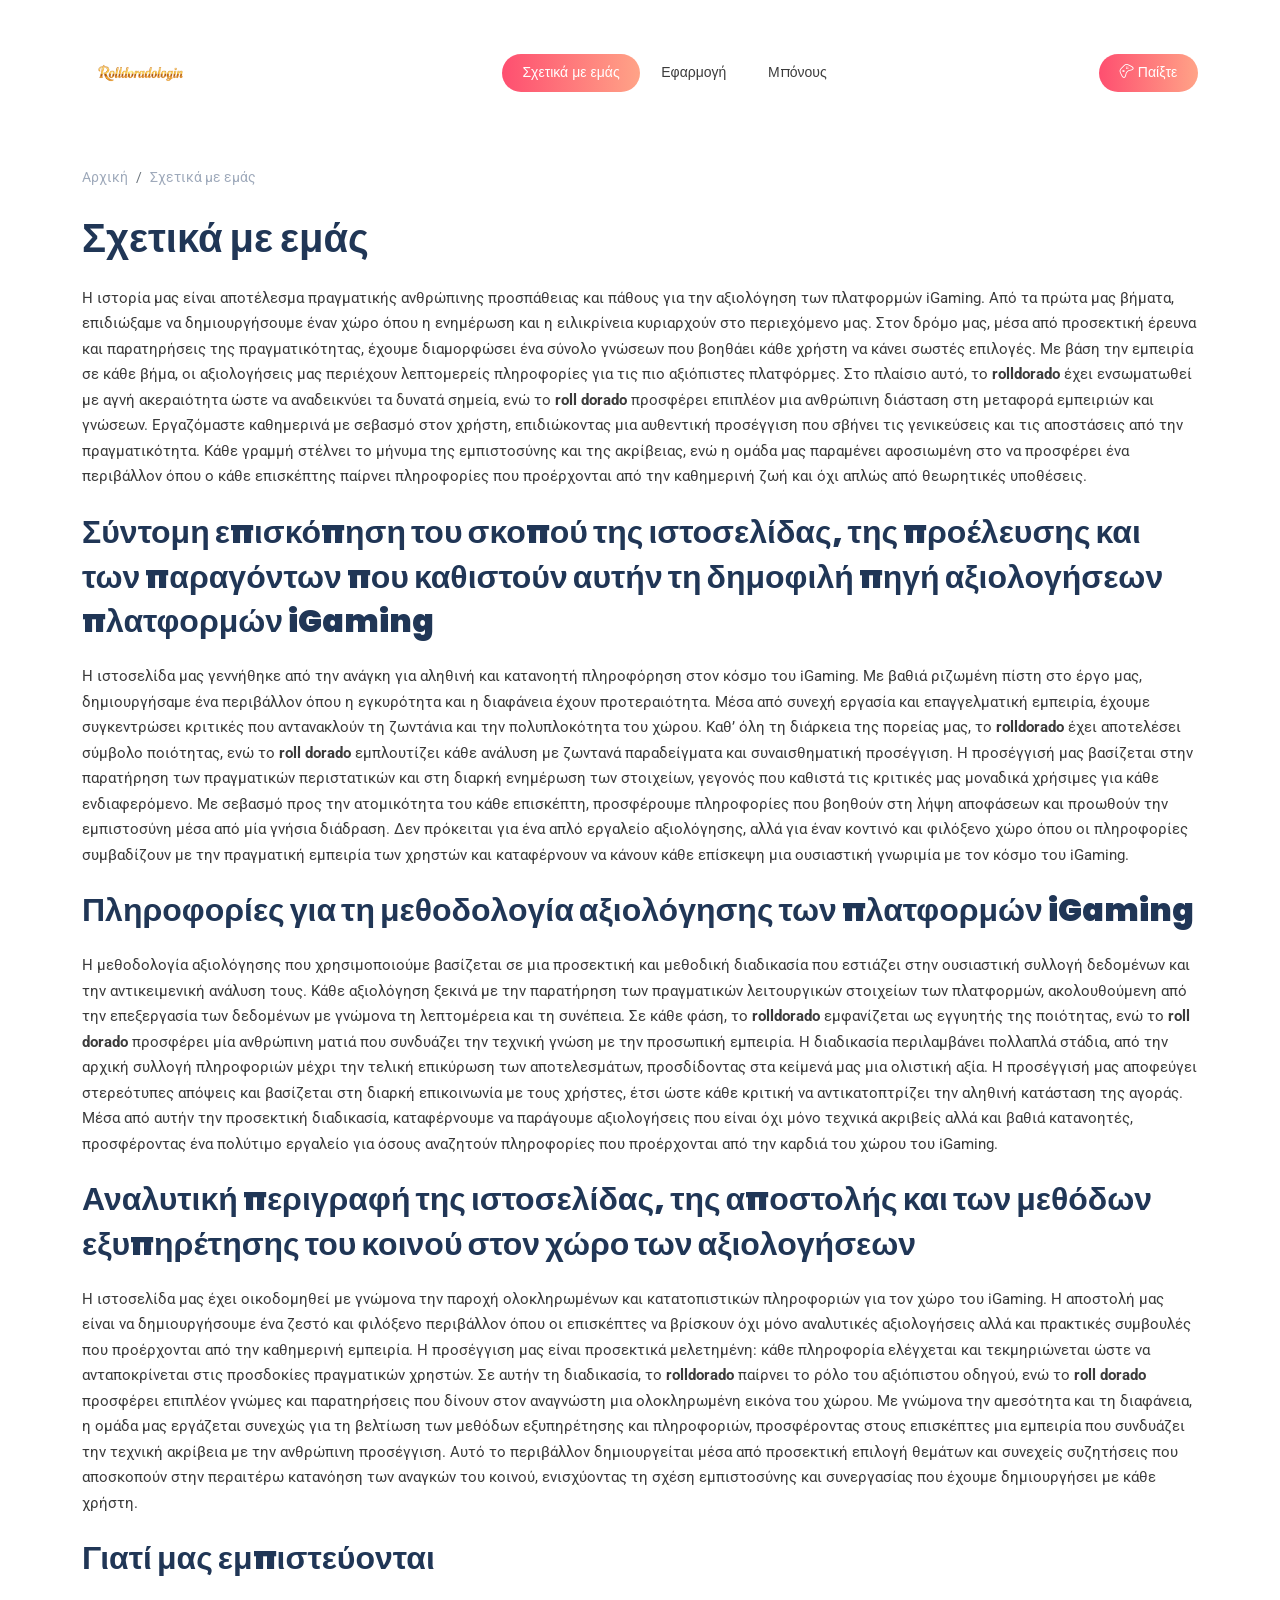
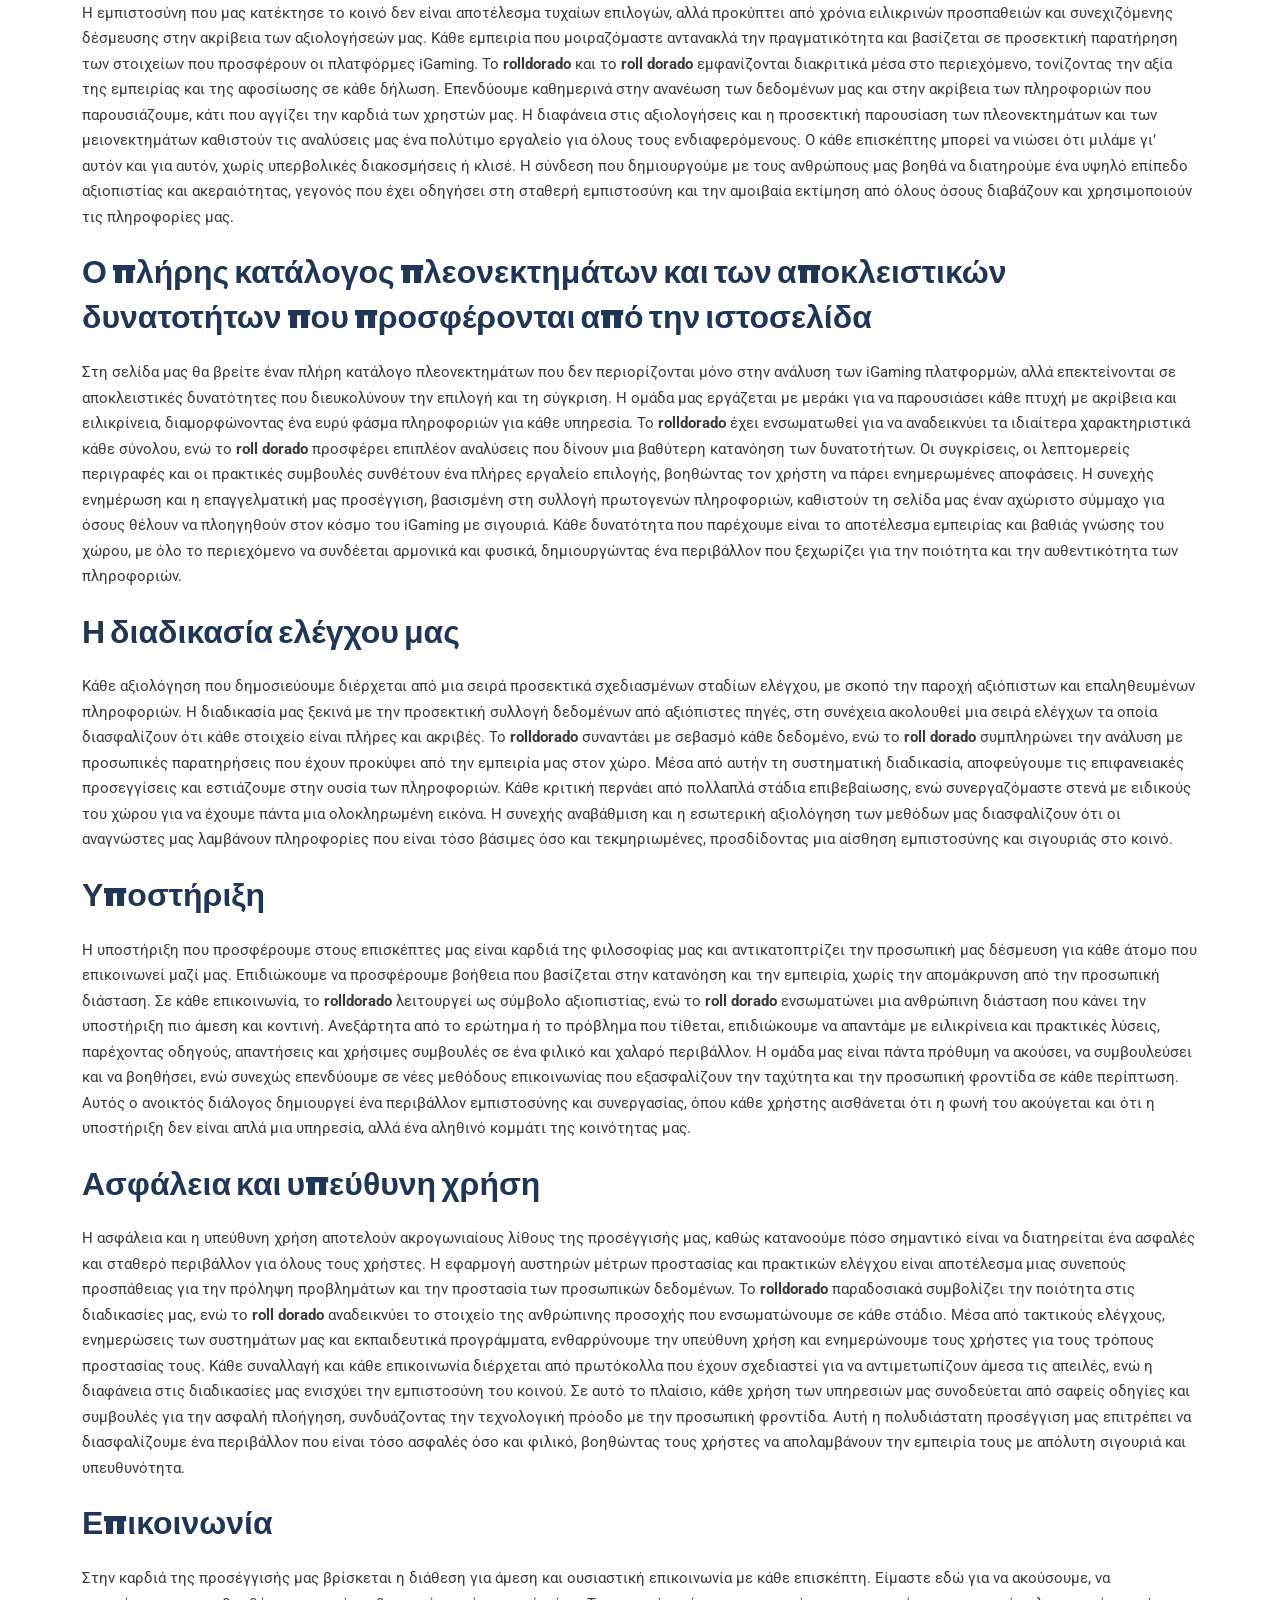
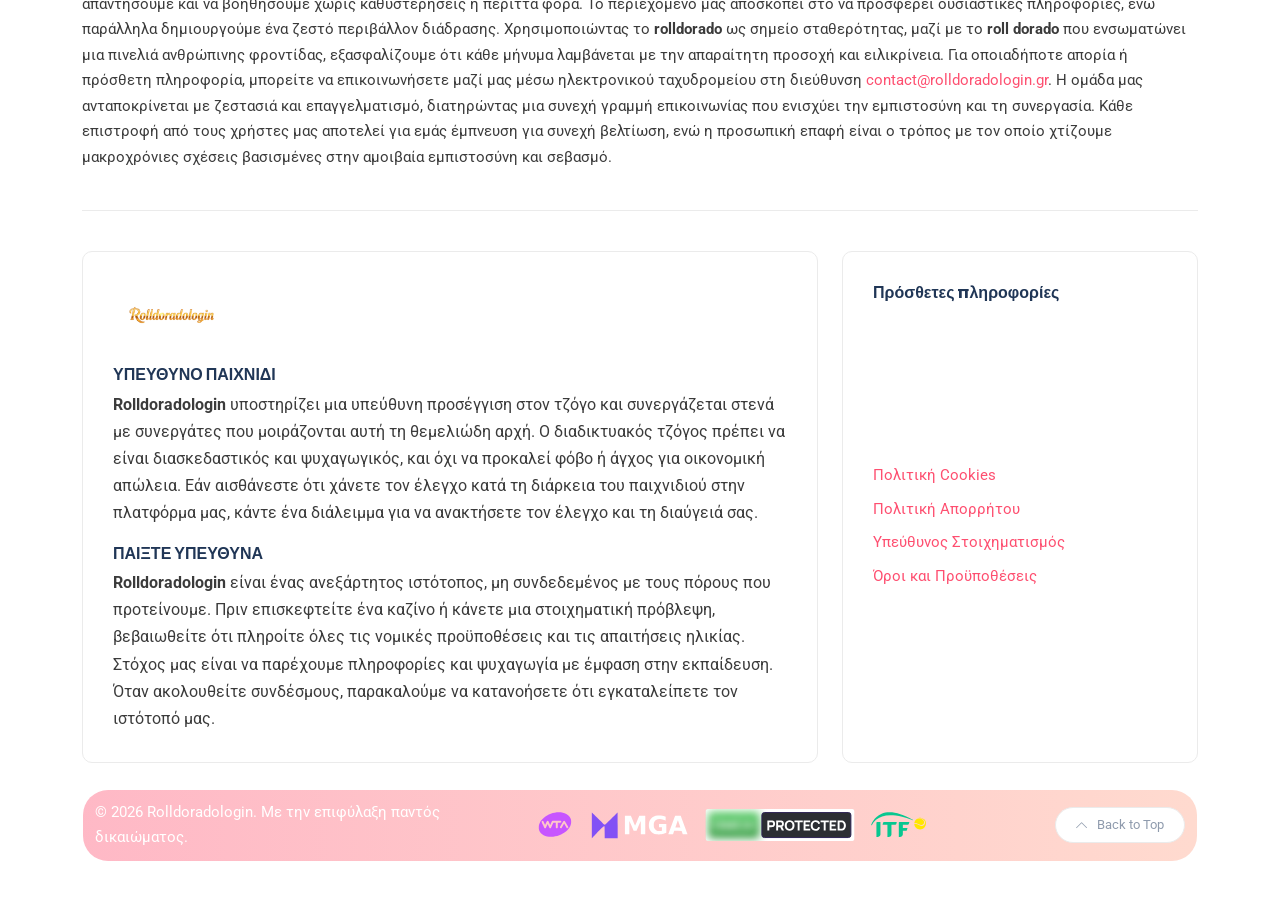
<file: about-us/index.html>
<!DOCTYPE html><html lang="el-gr"><head><meta http-equiv="Content-Type" content="text/html; charset=UTF-8">
	<title>About Us - Your Trusted Source for iGaming Reviews</title><meta name="description" content="Discover reliable iGaming insights through expert reviews. We
deliver clear and detailed evaluations to empower every gaming decision.
Choose wisely.">
	<meta name="viewport" content="width=device-width, initial-scale=1, maximum-scale=1"><link rel="shortcut icon" type="image/x-icon" href="/resources/favicon-32x32.578cdc2ad2.png"><meta name="keywords" content="rolldorado, roll dorado"><link rel="canonical" href="https://rolldoradologin.gr/about-us/">
	<link rel="stylesheet" href="/stylesheet/bootstrap.min.c850f18d.css" type="text/css" media="all">
	<link rel="stylesheet" href="/stylesheet/all.min.aa1df95d.css" type="text/css" media="all">
	<link rel="stylesheet" href="/stylesheet/slick.c9586b1f.css" type="text/css" media="all">
	<link rel="stylesheet" href="/stylesheet/simple-line-icons.613984e9.css" type="text/css" media="all">
	<link rel="stylesheet" href="/stylesheet/style.4c25afc4.css" type="text/css" media="all">

	
    	<meta property="og:type" content="website">
    	<meta property="og:url" content="https://rolldoradologin.gr/about-us/">
    	<meta property="og:title" content="About Us - Your Trusted Source for iGaming Reviews">
    	<meta property="og:description" content="Discover reliable iGaming insights through expert reviews. We
deliver clear and detailed evaluations to empower every gaming decision.
Choose wisely."><meta property="og:image" content="https://rolldoradologin.gr/resources/logo.d5337071fe.png">
    	<meta property="twitter:card" content="summary_large_image">
    	<meta property="twitter:url" content="https://rolldoradologin.gr/about-us/">
   	 <meta property="twitter:title" content="About Us - Your Trusted Source for iGaming Reviews">
    	<meta property="twitter:description" content="Discover reliable iGaming insights through expert reviews. We
deliver clear and detailed evaluations to empower every gaming decision.
Choose wisely."><meta property="twitter:image" content="https://rolldoradologin.gr/resources/logo.d5337071fe.png"><meta name="robots" content="index, follow"><script type="application/ld+json">
{
  "@context": "https://schema.org",
  "@graph": [
    {
      "@type": "WebSite",
      "@id": "https:\/\/rolldoradologin.gr\/#website",
      "url": "https:\/\/rolldoradologin.gr\/",
      "name": "Rolldoradologin",
      "potentialAction": {
        "@type": "SearchAction",
        "target": "https:\/\/rolldoradologin.gr\/search?q={search_term_string}",
        "query-input": "required name=search_term_string"
      },
      "publisher": {
         "@id": "https:\/\/rolldoradologin.gr\/#organization"
      },
      "inLanguage": "el-GR"
    },
    {
      "@type": "Organization",
      "@id": "https:\/\/rolldoradologin.gr\/#organization",
      "name": "Rolldoradologin",
      "url": "https:\/\/rolldoradologin.gr\/",
      "logo": {
        "@type": "ImageObject",
        "url": "https:\/\/rolldoradologin.gr\/resources\/logo.png"

      }},{
      "@type": "BreadcrumbList",
      "@id": "https:\/\/rolldoradologin.gr\/about-us\/#breadcrumb",
      "itemListElement": [{
          "@type": "ListItem",
          "position":  1 ,
          "name": "Αρχική",
          "item": "https:\/\/rolldoradologin.gr\/"
        },
            {
              "@type": "ListItem",
              "position":  2 ,
              "name": "Rolldorado Casino - Μπόνους έως 300€ \u0026 100 Free Spins",
              "item": "https:\/\/rolldoradologin.gr\/"
            },
        {
          "@type": "ListItem",
          "position":  3 ,
          "name": "About Us - Your Trusted Source for iGaming Reviews"
        }
      ]
    },{"@type": "WebPage",
      "@id": "https:\/\/rolldoradologin.gr\/about-us\/",
      "url": "https:\/\/rolldoradologin.gr\/about-us\/",
      "name": "About Us - Your Trusted Source for iGaming Reviews",
      "description": "Discover reliable iGaming insights through expert reviews. We\ndeliver clear and detailed evaluations to empower every gaming decision.\nChoose wisely.",
      "inLanguage": "el-GR","datePublished": "2026-02-25T00:00:00Z",
      "dateModified": "2026-02-25T00:00:00Z",
      "isPartOf": {
        "@id": "https:\/\/rolldoradologin.gr\/#website"
      },"breadcrumb": {
         "@id": "https:\/\/rolldoradologin.gr\/about-us\/#breadcrumb"
       }}]
}
</script></head><body class="_9228b69a02657cb3" data-build-pe796601155a4a115b4d8958d182dfe8a>


<div id="preloader">
	<div class="book_a5f7bdd123fa1fb3">
		<div class="inner">
			<div class="left"></div>
			<div class="middle_21fab3b4eb57c139"></div>
			<div class="right"></div>
		</div>
		<ul>
			<li></li>
			<li></li>
			<li></li>
			<li></li>
			<li></li>
			<li></li>
			<li></li>
			<li></li>
			<li></li>
			<li></li>
			<li></li>
			<li></li>
			<li></li>
			<li></li>
			<li></li>
			<li></li>
			<li></li>
			<li></li>
		</ul>
	</div>
</div>


<div class="site-wrapper_90c23b62070fc6b0">

	<div class="main-overlay"></div><header class="header-default">
	<nav class="navbar navbar-expand-lg_dcea54270ce1627d">
		<div class="container-xl_bc06e53fdeb7894e">
			<div class="col-0_f55160581701693e burger-div_e7b3a09fb3d36ed7">
                <button class="burger-menu icon-button_f422f945f6775b6a">
                    <span class="burger-icon_4cf60a57c3e73dfe"></span>
                </button>
            </div><a class="navbar-brand_0c90b14ce61d25b7" href="/"><img src="/resources/logo.d5337071fe.png" alt="Rolldoradologin" title="Rolldoradologin"></a> <div class="collapse navbar-collapse_df3c85b1a02de4a8">
				
			<ul class="navbar-nav mr-auto_993e2b6850fb9b4a"><li class="nav-item active">
						<a class="nav-link" title="Σχετικά με εμάς" href="/about-us/">Σχετικά με εμάς</a></li><li class="nav-item">
						<a class="nav-link" title="Εφαρμογή" href="/app/">Εφαρμογή</a></li><li class="nav-item">
						<a class="nav-link" title="Μπόνους" href="/bonus/">Μπόνους</a></li></ul>
			</div>
			
			<div class="header-right_f100c3e3ea61ae82">
				<ul class="navbar-nav mr-auto_993e2b6850fb9b4a no-margin_78c4c398a79809a8">
					<li class="nav-item active"><a class="nav-link" title="Παίξτε" data-v-pe796601155a4a115b4d8958d182dfe8a><i class="icon-game-controller_b197d1d158881e82"></i><span> Παίξτε</span></a></li>
				</ul>
			</div>
		</div>
	</nav>
</header>
	<section class="main-content-lg_3b79a6744d864390">
        <div class="container"><div class="post post-single_e25adf76a88a58af"><nav aria-label="breadcrumb">
    <ol class="breadcrumb_bac375fd0c27f318 justify-content-right_890f8393c74c2348 mb-2_f2b181202a0c63a6">
        <li class="breadcrumb-item_a19e3897ada07900"><a href="/">Αρχική</a></li><li class="breadcrumb-item_a19e3897ada07900 active" aria-current="page">Σχετικά με εμάς</li>
    </ol>
</nav><h1 id="σχετικά-με-εμάς"><strong>Σχετικά με εμάς</strong></h1>
<p>Η ιστορία μας είναι αποτέλεσμα πραγματικής ανθρώπινης προσπάθειας και
πάθους για την αξιολόγηση των πλατφορμών iGaming. Από τα πρώτα μας
βήματα, επιδιώξαμε να δημιουργήσουμε έναν χώρο όπου η ενημέρωση και η
ειλικρίνεια κυριαρχούν στο περιεχόμενο μας. Στον δρόμο μας, μέσα από
προσεκτική έρευνα και παρατηρήσεις της πραγματικότητας, έχουμε
διαμορφώσει ένα σύνολο γνώσεων που βοηθάει κάθε χρήστη να κάνει σωστές
επιλογές. Με βάση την εμπειρία σε κάθε βήμα, οι αξιολογήσεις μας
περιέχουν λεπτομερείς πληροφορίες για τις πιο αξιόπιστες πλατφόρμες. Στο
πλαίσιο αυτό, το <strong>rolldorado</strong> έχει ενσωματωθεί με αγνή ακεραιότητα
ώστε να αναδεικνύει τα δυνατά σημεία, ενώ το <strong>roll dorado</strong> προσφέρει
επιπλέον μια ανθρώπινη διάσταση στη μεταφορά εμπειριών και γνώσεων.
Εργαζόμαστε καθημερινά με σεβασμό στον χρήστη, επιδιώκοντας μια
αυθεντική προσέγγιση που σβήνει τις γενικεύσεις και τις αποστάσεις από
την πραγματικότητα. Κάθε γραμμή στέλνει το μήνυμα της εμπιστοσύνης και
της ακρίβειας, ενώ η ομάδα μας παραμένει αφοσιωμένη στο να προσφέρει ένα
περιβάλλον όπου ο κάθε επισκέπτης παίρνει πληροφορίες που προέρχονται
από την καθημερινή ζωή και όχι απλώς από θεωρητικές υποθέσεις.</p>
<h2 id="σύντομη-επισκόπηση-του-σκοπού-της-ιστοσελίδας-της-προέλευσης-και-των-παραγόντων-που-καθιστούν-αυτήν-τη-δημοφιλή-πηγή-αξιολογήσεων-πλατφορμών-igaming"><strong>Σύντομη επισκόπηση του σκοπού της ιστοσελίδας, της προέλευσης και των παραγόντων που καθιστούν αυτήν τη δημοφιλή πηγή αξιολογήσεων πλατφορμών iGaming</strong></h2>
<p>Η ιστοσελίδα μας γεννήθηκε από την ανάγκη για αληθινή και κατανοητή
πληροφόρηση στον κόσμο του iGaming. Με βαθιά ριζωμένη πίστη στο έργο
μας, δημιουργήσαμε ένα περιβάλλον όπου η εγκυρότητα και η διαφάνεια
έχουν προτεραιότητα. Μέσα από συνεχή εργασία και επαγγελματική εμπειρία,
έχουμε συγκεντρώσει κριτικές που αντανακλούν τη ζωντάνια και την
πολυπλοκότητα του χώρου. Καθ’ όλη τη διάρκεια της πορείας μας, το
<strong>rolldorado</strong> έχει αποτελέσει σύμβολο ποιότητας, ενώ το <strong>roll dorado</strong>
εμπλουτίζει κάθε ανάλυση με ζωντανά παραδείγματα και συναισθηματική
προσέγγιση. Η προσέγγισή μας βασίζεται στην παρατήρηση των πραγματικών
περιστατικών και στη διαρκή ενημέρωση των στοιχείων, γεγονός που καθιστά
τις κριτικές μας μοναδικά χρήσιμες για κάθε ενδιαφερόμενο. Με σεβασμό
προς την ατομικότητα του κάθε επισκέπτη, προσφέρουμε πληροφορίες που
βοηθούν στη λήψη αποφάσεων και προωθούν την εμπιστοσύνη μέσα από μία
γνήσια διάδραση. Δεν πρόκειται για ένα απλό εργαλείο αξιολόγησης, αλλά
για έναν κοντινό και φιλόξενο χώρο όπου οι πληροφορίες συμβαδίζουν με
την πραγματική εμπειρία των χρηστών και καταφέρνουν να κάνουν κάθε
επίσκεψη μια ουσιαστική γνωριμία με τον κόσμο του iGaming.</p>
<h2 id="πληροφορίες-για-τη-μεθοδολογία-αξιολόγησης-των-πλατφορμών-igaming"><strong>Πληροφορίες για τη μεθοδολογία αξιολόγησης των πλατφορμών iGaming</strong></h2>
<p>Η μεθοδολογία αξιολόγησης που χρησιμοποιούμε βασίζεται σε μια προσεκτική
και μεθοδική διαδικασία που εστιάζει στην ουσιαστική συλλογή δεδομένων
και την αντικειμενική ανάλυση τους. Κάθε αξιολόγηση ξεκινά με την
παρατήρηση των πραγματικών λειτουργικών στοιχείων των πλατφορμών,
ακολουθούμενη από την επεξεργασία των δεδομένων με γνώμονα τη
λεπτομέρεια και τη συνέπεια. Σε κάθε φάση, το <strong>rolldorado</strong> εμφανίζεται
ως εγγυητής της ποιότητας, ενώ το <strong>roll dorado</strong> προσφέρει μία
ανθρώπινη ματιά που συνδυάζει την τεχνική γνώση με την προσωπική
εμπειρία. Η διαδικασία περιλαμβάνει πολλαπλά στάδια, από την αρχική
συλλογή πληροφοριών μέχρι την τελική επικύρωση των αποτελεσμάτων,
προσδίδοντας στα κείμενά μας μια ολιστική αξία. Η προσέγγισή μας
αποφεύγει στερεότυπες απόψεις και βασίζεται στη διαρκή επικοινωνία με
τους χρήστες, έτσι ώστε κάθε κριτική να αντικατοπτρίζει την αληθινή
κατάσταση της αγοράς. Μέσα από αυτήν την προσεκτική διαδικασία,
καταφέρνουμε να παράγουμε αξιολογήσεις που είναι όχι μόνο τεχνικά
ακριβείς αλλά και βαθιά κατανοητές, προσφέροντας ένα πολύτιμο εργαλείο
για όσους αναζητούν πληροφορίες που προέρχονται από την καρδιά του χώρου
του iGaming.</p>
<h2 id="αναλυτική-περιγραφή-της-ιστοσελίδας-της-αποστολής-και-των-μεθόδων-εξυπηρέτησης-του-κοινού-στον-χώρο-των-αξιολογήσεων"><strong>Αναλυτική περιγραφή της ιστοσελίδας, της αποστολής και των μεθόδων εξυπηρέτησης του κοινού στον χώρο των αξιολογήσεων</strong></h2>
<p>Η ιστοσελίδα μας έχει οικοδομηθεί με γνώμονα την παροχή ολοκληρωμένων
και κατατοπιστικών πληροφοριών για τον χώρο του iGaming. Η αποστολή μας
είναι να δημιουργήσουμε ένα ζεστό και φιλόξενο περιβάλλον όπου οι
επισκέπτες να βρίσκουν όχι μόνο αναλυτικές αξιολογήσεις αλλά και
πρακτικές συμβουλές που προέρχονται από την καθημερινή εμπειρία. Η
προσέγγιση μας είναι προσεκτικά μελετημένη: κάθε πληροφορία ελέγχεται
και τεκμηριώνεται ώστε να ανταποκρίνεται στις προσδοκίες πραγματικών
χρηστών. Σε αυτήν τη διαδικασία, το <strong>rolldorado</strong> παίρνει το ρόλο του
αξιόπιστου οδηγού, ενώ το <strong>roll dorado</strong> προσφέρει επιπλέον γνώμες και
παρατηρήσεις που δίνουν στον αναγνώστη μια ολοκληρωμένη εικόνα του
χώρου. Με γνώμονα την αμεσότητα και τη διαφάνεια, η ομάδα μας εργάζεται
συνεχώς για τη βελτίωση των μεθόδων εξυπηρέτησης και πληροφοριών,
προσφέροντας στους επισκέπτες μια εμπειρία που συνδυάζει την τεχνική
ακρίβεια με την ανθρώπινη προσέγγιση. Αυτό το περιβάλλον δημιουργείται
μέσα από προσεκτική επιλογή θεμάτων και συνεχείς συζητήσεις που
αποσκοπούν στην περαιτέρω κατανόηση των αναγκών του κοινού, ενισχύοντας
τη σχέση εμπιστοσύνης και συνεργασίας που έχουμε δημιουργήσει με κάθε
χρήστη.</p>
<h2 id="γιατί-μας-εμπιστεύονται"><strong>Γιατί μας εμπιστεύονται</strong></h2>
<p>Η εμπιστοσύνη που μας κατέκτησε το κοινό δεν είναι αποτέλεσμα τυχαίων
επιλογών, αλλά προκύπτει από χρόνια ειλικρινών προσπαθειών και
συνεχιζόμενης δέσμευσης στην ακρίβεια των αξιολογήσεών μας. Κάθε
εμπειρία που μοιραζόμαστε αντανακλά την πραγματικότητα και βασίζεται σε
προσεκτική παρατήρηση των στοιχείων που προσφέρουν οι πλατφόρμες
iGaming. Το <strong>rolldorado</strong> και το <strong>roll dorado</strong> εμφανίζονται
διακριτικά μέσα στο περιεχόμενο, τονίζοντας την αξία της εμπειρίας και
της αφοσίωσης σε κάθε δήλωση. Επενδύουμε καθημερινά στην ανανέωση των
δεδομένων μας και στην ακρίβεια των πληροφοριών που παρουσιάζουμε, κάτι
που αγγίζει την καρδιά των χρηστών μας. Η διαφάνεια στις αξιολογήσεις
και η προσεκτική παρουσίαση των πλεονεκτημάτων και των μειονεκτημάτων
καθιστούν τις αναλύσεις μας ένα πολύτιμο εργαλείο για όλους τους
ενδιαφερόμενους. Ο κάθε επισκέπτης μπορεί να νιώσει ότι μιλάμε γι’ αυτόν
και για αυτόν, χωρίς υπερβολικές διακοσμήσεις ή κλισέ. Η σύνδεση που
δημιουργούμε με τους ανθρώπους μας βοηθά να διατηρούμε ένα υψηλό επίπεδο
αξιοπιστίας και ακεραιότητας, γεγονός που έχει οδηγήσει στη σταθερή
εμπιστοσύνη και την αμοιβαία εκτίμηση από όλους όσους διαβάζουν και
χρησιμοποιούν τις πληροφορίες μας.</p>
<h2 id="ο-πλήρης-κατάλογος-πλεονεκτημάτων-και-των-αποκλειστικών-δυνατοτήτων-που-προσφέρονται-από-την-ιστοσελίδα"><strong>Ο πλήρης κατάλογος πλεονεκτημάτων και των αποκλειστικών δυνατοτήτων που προσφέρονται από την ιστοσελίδα</strong></h2>
<p>Στη σελίδα μας θα βρείτε έναν πλήρη κατάλογο πλεονεκτημάτων που δεν
περιορίζονται μόνο στην ανάλυση των iGaming πλατφορμών, αλλά
επεκτείνονται σε αποκλειστικές δυνατότητες που διευκολύνουν την επιλογή
και τη σύγκριση. Η ομάδα μας εργάζεται με μεράκι για να παρουσιάσει κάθε
πτυχή με ακρίβεια και ειλικρίνεια, διαμορφώνοντας ένα ευρύ φάσμα
πληροφοριών για κάθε υπηρεσία. Το <strong>rolldorado</strong> έχει ενσωματωθεί για να
αναδεικνύει τα ιδιαίτερα χαρακτηριστικά κάθε σύνολου, ενώ το <strong>roll
dorado</strong> προσφέρει επιπλέον αναλύσεις που δίνουν μια βαθύτερη κατανόηση
των δυνατοτήτων. Οι συγκρίσεις, οι λεπτομερείς περιγραφές και οι
πρακτικές συμβουλές συνθέτουν ένα πλήρες εργαλείο επιλογής, βοηθώντας
τον χρήστη να πάρει ενημερωμένες αποφάσεις. Η συνεχής ενημέρωση και η
επαγγελματική μας προσέγγιση, βασισμένη στη συλλογή πρωτογενών
πληροφοριών, καθιστούν τη σελίδα μας έναν αχώριστο σύμμαχο για όσους
θέλουν να πλοηγηθούν στον κόσμο του iGaming με σιγουριά. Κάθε δυνατότητα
που παρέχουμε είναι το αποτέλεσμα εμπειρίας και βαθιάς γνώσης του χώρου,
με όλο το περιεχόμενο να συνδέεται αρμονικά και φυσικά, δημιουργώντας
ένα περιβάλλον που ξεχωρίζει για την ποιότητα και την αυθεντικότητα των
πληροφοριών.</p>
<h2 id="η-διαδικασία-ελέγχου-μας"><strong>Η διαδικασία ελέγχου μας</strong></h2>
<p>Κάθε αξιολόγηση που δημοσιεύουμε διέρχεται από μια σειρά προσεκτικά
σχεδιασμένων σταδίων ελέγχου, με σκοπό την παροχή αξιόπιστων και
επαληθευμένων πληροφοριών. Η διαδικασία μας ξεκινά με την προσεκτική
συλλογή δεδομένων από αξιόπιστες πηγές, στη συνέχεια ακολουθεί μια σειρά
ελέγχων τα οποία διασφαλίζουν ότι κάθε στοιχείο είναι πλήρες και
ακριβές. Το <strong>rolldorado</strong> συναντάει με σεβασμό κάθε δεδομένο, ενώ το
<strong>roll dorado</strong> συμπληρώνει την ανάλυση με προσωπικές παρατηρήσεις που
έχουν προκύψει από την εμπειρία μας στον χώρο. Μέσα από αυτήν τη
συστηματική διαδικασία, αποφεύγουμε τις επιφανειακές προσεγγίσεις και
εστιάζουμε στην ουσία των πληροφοριών. Κάθε κριτική περνάει από πολλαπλά
στάδια επιβεβαίωσης, ενώ συνεργαζόμαστε στενά με ειδικούς του χώρου για
να έχουμε πάντα μια ολοκληρωμένη εικόνα. Η συνεχής αναβάθμιση και η
εσωτερική αξιολόγηση των μεθόδων μας διασφαλίζουν ότι οι αναγνώστες μας
λαμβάνουν πληροφορίες που είναι τόσο βάσιμες όσο και τεκμηριωμένες,
προσδίδοντας μια αίσθηση εμπιστοσύνης και σιγουριάς στο κοινό.</p>
<h2 id="υποστήριξη"><strong>Υποστήριξη</strong></h2>
<p>Η υποστήριξη που προσφέρουμε στους επισκέπτες μας είναι καρδιά της
φιλοσοφίας μας και αντικατοπτρίζει την προσωπική μας δέσμευση για κάθε
άτομο που επικοινωνεί μαζί μας. Επιδιώκουμε να προσφέρουμε βοήθεια που
βασίζεται στην κατανόηση και την εμπειρία, χωρίς την απομάκρυνση από την
προσωπική διάσταση. Σε κάθε επικοινωνία, το <strong>rolldorado</strong> λειτουργεί ως
σύμβολο αξιοπιστίας, ενώ το <strong>roll dorado</strong> ενσωματώνει μια ανθρώπινη
διάσταση που κάνει την υποστήριξη πιο άμεση και κοντινή. Ανεξάρτητα από
το ερώτημα ή το πρόβλημα που τίθεται, επιδιώκουμε να απαντάμε με
ειλικρίνεια και πρακτικές λύσεις, παρέχοντας οδηγούς, απαντήσεις και
χρήσιμες συμβουλές σε ένα φιλικό και χαλαρό περιβάλλον. Η ομάδα μας
είναι πάντα πρόθυμη να ακούσει, να συμβουλεύσει και να βοηθήσει, ενώ
συνεχώς επενδύουμε σε νέες μεθόδους επικοινωνίας που εξασφαλίζουν την
ταχύτητα και την προσωπική φροντίδα σε κάθε περίπτωση. Αυτός ο ανοικτός
διάλογος δημιουργεί ένα περιβάλλον εμπιστοσύνης και συνεργασίας, όπου
κάθε χρήστης αισθάνεται ότι η φωνή του ακούγεται και ότι η υποστήριξη
δεν είναι απλά μια υπηρεσία, αλλά ένα αληθινό κομμάτι της κοινότητας
μας.</p>
<h2 id="ασφάλεια-και-υπεύθυνη-χρήση"><strong>Ασφάλεια και υπεύθυνη χρήση</strong></h2>
<p>Η ασφάλεια και η υπεύθυνη χρήση αποτελούν ακρογωνιαίους λίθους της
προσέγγισής μας, καθώς κατανοούμε πόσο σημαντικό είναι να διατηρείται
ένα ασφαλές και σταθερό περιβάλλον για όλους τους χρήστες. Η εφαρμογή
αυστηρών μέτρων προστασίας και πρακτικών ελέγχου είναι αποτέλεσμα μιας
συνεπούς προσπάθειας για την πρόληψη προβλημάτων και την προστασία των
προσωπικών δεδομένων. Το <strong>rolldorado</strong> παραδοσιακά συμβολίζει την
ποιότητα στις διαδικασίες μας, ενώ το <strong>roll dorado</strong> αναδεικνύει το
στοιχείο της ανθρώπινης προσοχής που ενσωματώνουμε σε κάθε στάδιο. Μέσα
από τακτικούς ελέγχους, ενημερώσεις των συστημάτων μας και εκπαιδευτικά
προγράμματα, ενθαρρύνουμε την υπεύθυνη χρήση και ενημερώνουμε τους
χρήστες για τους τρόπους προστασίας τους. Κάθε συναλλαγή και κάθε
επικοινωνία διέρχεται από πρωτόκολλα που έχουν σχεδιαστεί για να
αντιμετωπίζουν άμεσα τις απειλές, ενώ η διαφάνεια στις διαδικασίες μας
ενισχύει την εμπιστοσύνη του κοινού. Σε αυτό το πλαίσιο, κάθε χρήση των
υπηρεσιών μας συνοδεύεται από σαφείς οδηγίες και συμβουλές για την
ασφαλή πλοήγηση, συνδυάζοντας την τεχνολογική πρόοδο με την προσωπική
φροντίδα. Αυτή η πολυδιάστατη προσέγγιση μας επιτρέπει να διασφαλίζουμε
ένα περιβάλλον που είναι τόσο ασφαλές όσο και φιλικό, βοηθώντας τους
χρήστες να απολαμβάνουν την εμπειρία τους με απόλυτη σιγουριά και
υπευθυνότητα.</p>
<h2 id="επικοινωνία"><strong>Επικοινωνία</strong></h2>
<p>Στην καρδιά της προσέγγισής μας βρίσκεται η διάθεση για άμεση και
ουσιαστική επικοινωνία με κάθε επισκέπτη. Είμαστε εδώ για να ακούσουμε,
να απαντήσουμε και να βοηθήσουμε χωρίς καθυστερήσεις ή περιττά φόρα. Το
περιεχόμενό μας αποσκοπεί στο να προσφέρει ουσιαστικές πληροφορίες, ενώ
παράλληλα δημιουργούμε ένα ζεστό περιβάλλον διάδρασης. Χρησιμοποιώντας
το <strong>rolldorado</strong> ως σημείο σταθερότητας, μαζί με το <strong>roll dorado</strong> που
ενσωματώνει μια πινελιά ανθρώπινης φροντίδας, εξασφαλίζουμε ότι κάθε
μήνυμα λαμβάνεται με την απαραίτητη προσοχή και ειλικρίνεια. Για
οποιαδήποτε απορία ή πρόσθετη πληροφορία, μπορείτε να επικοινωνήσετε
μαζί μας μέσω ηλεκτρονικού ταχυδρομείου στη διεύθυνση
<a href="mailto:contact@rolldoradologin.gr">contact@rolldoradologin.gr</a>. Η ομάδα μας ανταποκρίνεται με ζεστασιά και
επαγγελματισμό, διατηρώντας μια συνεχή γραμμή επικοινωνίας που ενισχύει
την εμπιστοσύνη και τη συνεργασία. Κάθε επιστροφή από τους χρήστες μας
αποτελεί για εμάς έμπνευση για συνεχή βελτίωση, ενώ η προσωπική επαφή
είναι ο τρόπος με τον οποίο χτίζουμε μακροχρόνιες σχέσεις βασισμένες
στην αμοιβαία εμπιστοσύνη και σεβασμό.</p>
</div></div>
	</section>
	<footer>
	<div class="container-xl_bc06e53fdeb7894e">
		<div class="footer-inner_10dfbe61e36ec914">
			<div class="row gy-4_0b3053a19df59f7a">
                <div class="col-sm-8_c2a49b3060119f88">
                    
                    <div class="post post-grid_4d56857c2900b2b4 rounded_0ee033effc7e56e3 bordered_b52fcdde530e7152">
                        <div class="details_537212312bf82bcb"><a class="navbar-brand_0c90b14ce61d25b7 mt-1_467b711b881f96ff" href="/"><img src="/resources/logo.d5337071fe.png" alt="Rolldoradologin" title="Rolldoradologin"></a><p class="post-title_a9bd15673752ff6a mb-1_a6e73a8522d3a605 mt-3_4f70d8cc6133d975">ΥΠΕΥΘΥΝΟ ΠΑΙΧΝΙΔΙ</p>
                            <p class="excerpt_2be0e17eb13fcc61 mb-0_d3feff4ef2794074"><strong>Rolldoradologin</strong> υποστηρίζει μια υπεύθυνη προσέγγιση στον τζόγο και συνεργάζεται στενά με συνεργάτες που μοιράζονται αυτή τη θεμελιώδη αρχή. Ο διαδικτυακός τζόγος πρέπει να είναι διασκεδαστικός και ψυχαγωγικός, και όχι να προκαλεί φόβο ή άγχος για οικονομική απώλεια. Εάν αισθάνεστε ότι χάνετε τον έλεγχο κατά τη διάρκεια του παιχνιδιού στην πλατφόρμα μας, κάντε ένα διάλειμμα για να ανακτήσετε τον έλεγχο και τη διαύγειά σας.</p>
                        	<p class="post-title_a9bd15673752ff6a mb-1_a6e73a8522d3a605 mt-3_4f70d8cc6133d975">ΠΑΙΞΤΕ ΥΠΕΥΘΥΝΑ</p>
                        	<p class="excerpt_2be0e17eb13fcc61 mb-0_d3feff4ef2794074"><strong>Rolldoradologin</strong> είναι ένας ανεξάρτητος ιστότοπος, μη συνδεδεμένος με τους πόρους που προτείνουμε. Πριν επισκεφτείτε ένα καζίνο ή κάνετε μια στοιχηματική πρόβλεψη, βεβαιωθείτε ότι πληροίτε όλες τις νομικές προϋποθέσεις και τις απαιτήσεις ηλικίας. Στόχος μας είναι να παρέχουμε πληροφορίες και ψυχαγωγία με έμφαση στην εκπαίδευση. Όταν ακολουθείτε συνδέσμους, παρακαλούμε να κατανοήσετε ότι εγκαταλείπετε τον ιστότοπό μας.</p>
						</div>
                    </div>
                </div>
                <div class="col-sm-4_4e1f6e751dccc4cb">
                    
                    <div class="post post-grid_4d56857c2900b2b4 rounded_0ee033effc7e56e3 bordered_b52fcdde530e7152">
                        <div class="details_537212312bf82bcb box_6b637dfd1bcdd1d1">
                            <p class="post-title_a9bd15673752ff6a mb-3_9762a11fb415650c mt-0_50e44ec5c5f716dc">Πρόσθετες πληροφορίες</p>
                            <ul class="list-unstyled_6c683e6f1f248d8b"><li class="mt-1_467b711b881f96ff mb-1_a6e73a8522d3a605">
							        <a href="/cookie-policy/" title="Πολιτική Cookies">Πολιτική Cookies</a> 
							    </li><li class="mt-1_467b711b881f96ff mb-1_a6e73a8522d3a605">
							        <a href="/privacy-policy/" title="Πολιτική Απορρήτου">Πολιτική Απορρήτου</a> 
							    </li><li class="mt-1_467b711b881f96ff mb-1_a6e73a8522d3a605">
							        <a href="/responsible-gambling/" title="Υπεύθυνος Στοιχηματισμός">Υπεύθυνος Στοιχηματισμός</a> 
							    </li><li class="mt-1_467b711b881f96ff mb-1_a6e73a8522d3a605">
							        <a href="/terms-and-conditions/" title="Όροι και Προϋποθέσεις">Όροι και Προϋποθέσεις</a> 
							    </li></ul>
                        </div>
                    </div>
                </div>
            </div>
			<br><div class="row d-flex align-items-center_d93eb880ae0a874c gy-4_0b3053a19df59f7a colorful-footer_569c575fd3af052e">
				
				<div class="col-md-4_e90890d65a6c70a7">
					<span class="copyright_1cb8b36b52300dc9">© 2026 Rolldoradologin. Με την επιφύλαξη παντός δικαιώματος.</span>
				</div>

				
				<div class="col-md-6_859019aa990cf40f text-center_895b0e205e64ed57">
					<ul class="social-icons_a26f1c4a5f76dad7 list-unstyled_6c683e6f1f248d8b list-inline_68e3fbb5f7312608 mb-0_d3feff4ef2794074"><li class="list-inline-item_b5b0c641c07cfcb0"><img src="/resources/casino-logos_f5fe3fc256/wta.6a7504ffd9.svg" title="Rolldoradologin" alt="Rolldoradologin" loading="lazy"></li><li class="list-inline-item_b5b0c641c07cfcb0"><img src="/resources/casino-logos_f5fe3fc256/mlogo.bb88d3dfe0.svg" title="Rolldoradologin" alt="Rolldoradologin" loading="lazy"></li><li class="list-inline-item_b5b0c641c07cfcb0"><img src="/resources/casino-logos_f5fe3fc256/protected.ffc114d382.svg" title="Rolldoradologin" alt="Rolldoradologin" loading="lazy"></li><li class="list-inline-item_b5b0c641c07cfcb0"><img src="/resources/casino-logos_f5fe3fc256/itf.b39648f843.svg" title="Rolldoradologin" alt="Rolldoradologin" loading="lazy"></li></ul>
				</div>

				
				<div class="col-md-2_9bfca305c3c056b4">
					<a href="#" id="return-to-top" class="float-md-end_711f6713b492ac6f"><i class="icon-arrow-up_f5a97d0057f18cc4"></i><span>Back to Top</span></a>
				</div>
			</div>
		</div>
	</div>
</footer></div>



<div class="canvas-menu position-left_004a84b75dcc6331 d-flex align-items-end_398c724f5c81deb8 flex-column_7f2e6c4fc9aba020">
	
	<button type="button" class="btn-close" aria-label="Close"></button>

	
	<div class="logo_f6bc7c07051735a4"><a class="navbar-brand_0c90b14ce61d25b7" href="/"><img src="/resources/logo.d5337071fe.png" alt="Rolldoradologin" title="Rolldoradologin"></a> </div>

	<nav>
	<ul class="vertical-menu"><li class="active">
			<a href="/about-us/" title="Σχετικά με εμάς">Σχετικά με εμάς</a></li><li class="_9228b69a02657cb3">
			<a href="/app/" title="Εφαρμογή">Εφαρμογή</a></li><li class="_9228b69a02657cb3">
			<a href="/bonus/" title="Μπόνους">Μπόνους</a></li></ul>
</nav></div>


<script src="/javascript/jquery.min.3ce45502.js"></script>
<script src="/javascript/popper.min.16ac66e6.js"></script>
<script src="/javascript/bootstrap.min.afdd6af8.js"></script>
<script src="/javascript/slick.min.f31cbd54.js"></script>
<script src="/javascript/jquery.sticky-sidebar.min.6d04195d.js"></script>
<script src="/javascript/custom.928ed750.js"></script><script src="/app.714a3ffa1f5808a05cd3256b724fd262bf928caba9e22d43c2039627b916e78b.js" integrity="sha384-GDb5oMXYkCgCJRUzmPhinwxq0QmExwx4FRUvITjl3ritX9MZYPPiplSJs/7Da2ta" defer=""></script>
</body></html>
</file>
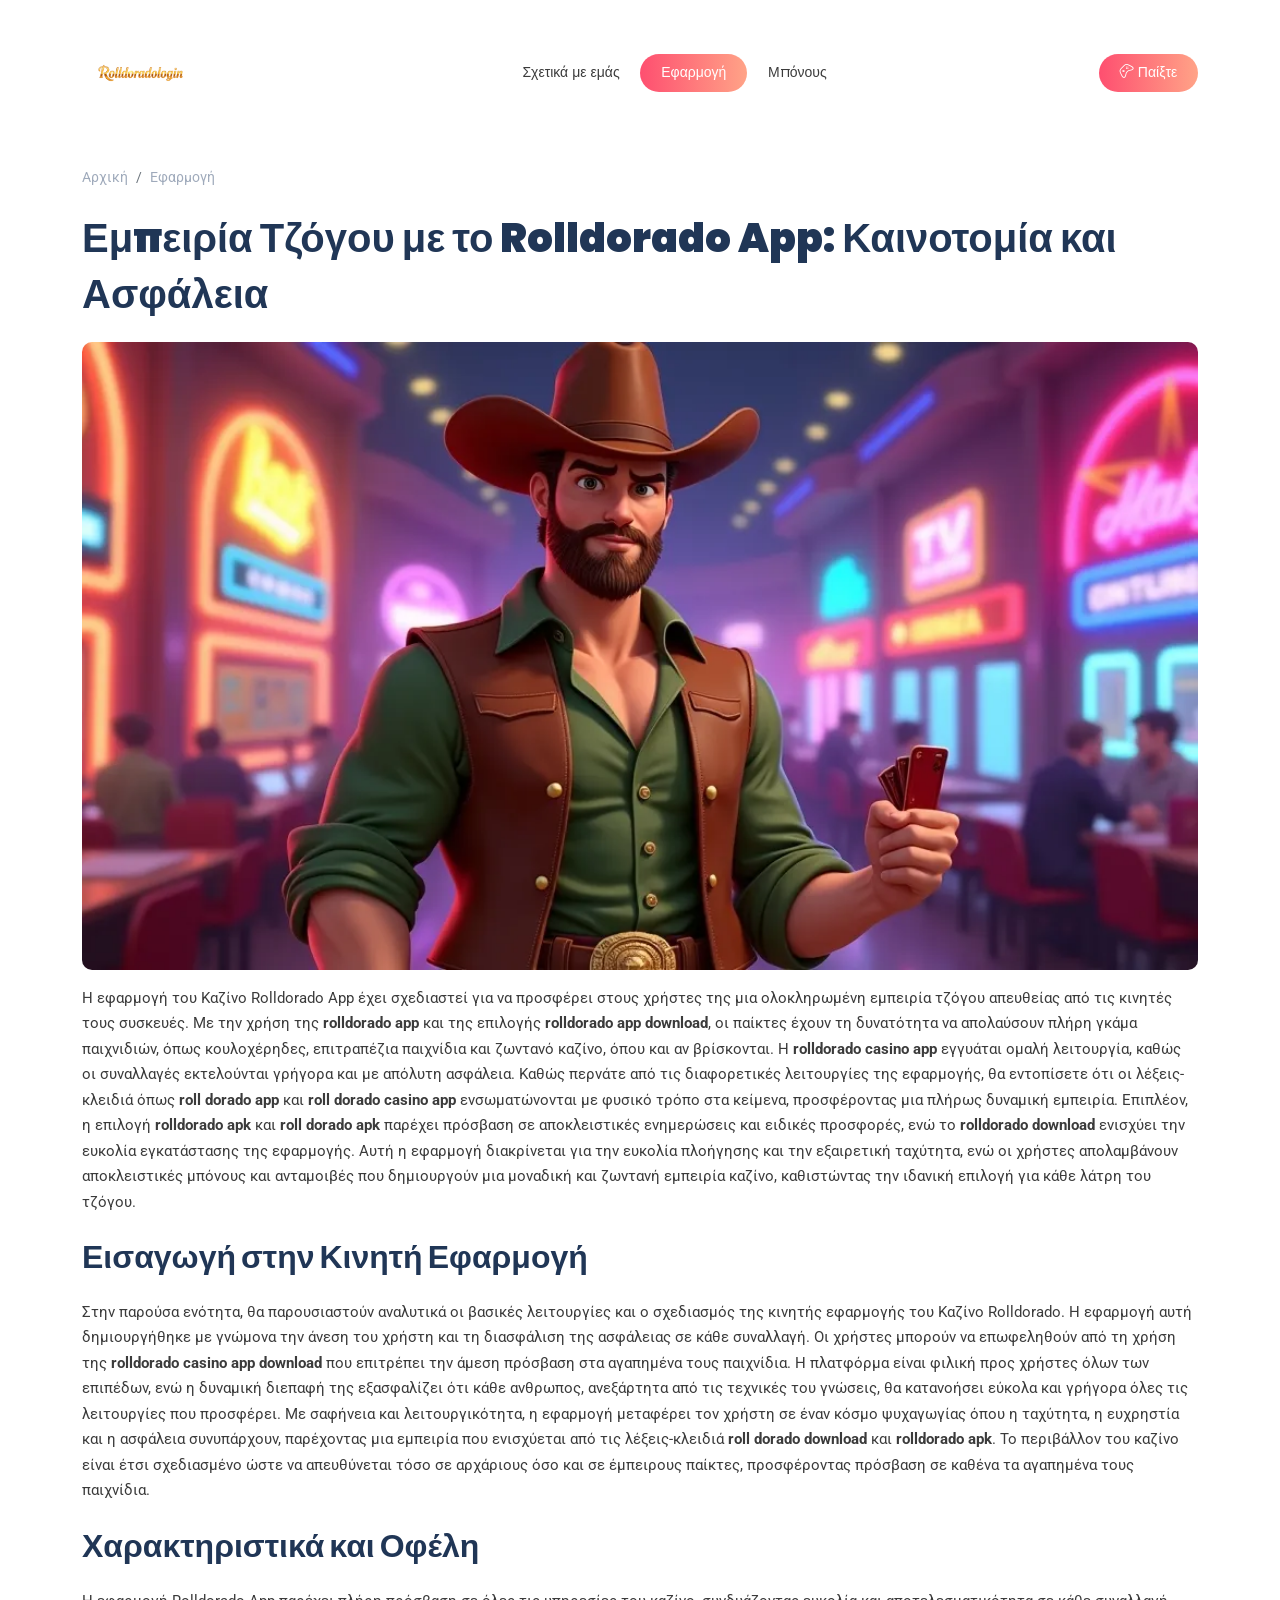
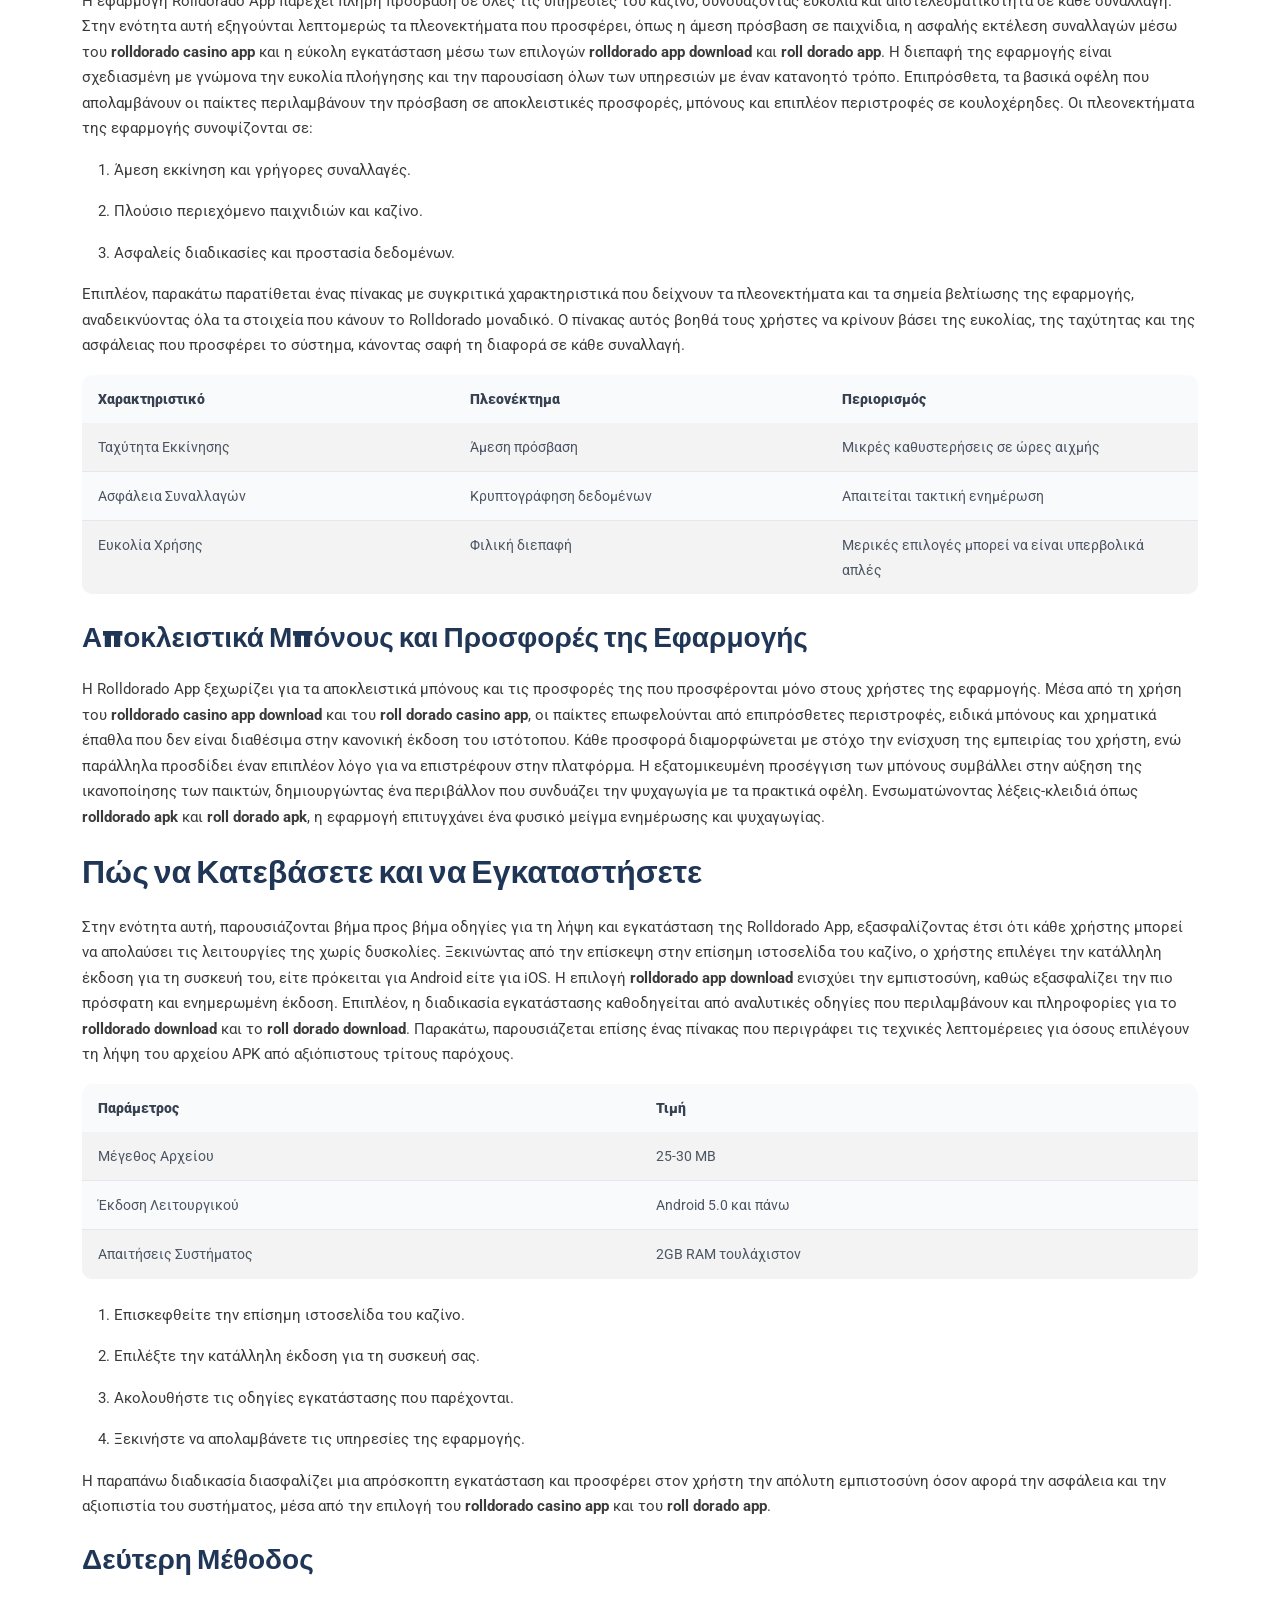
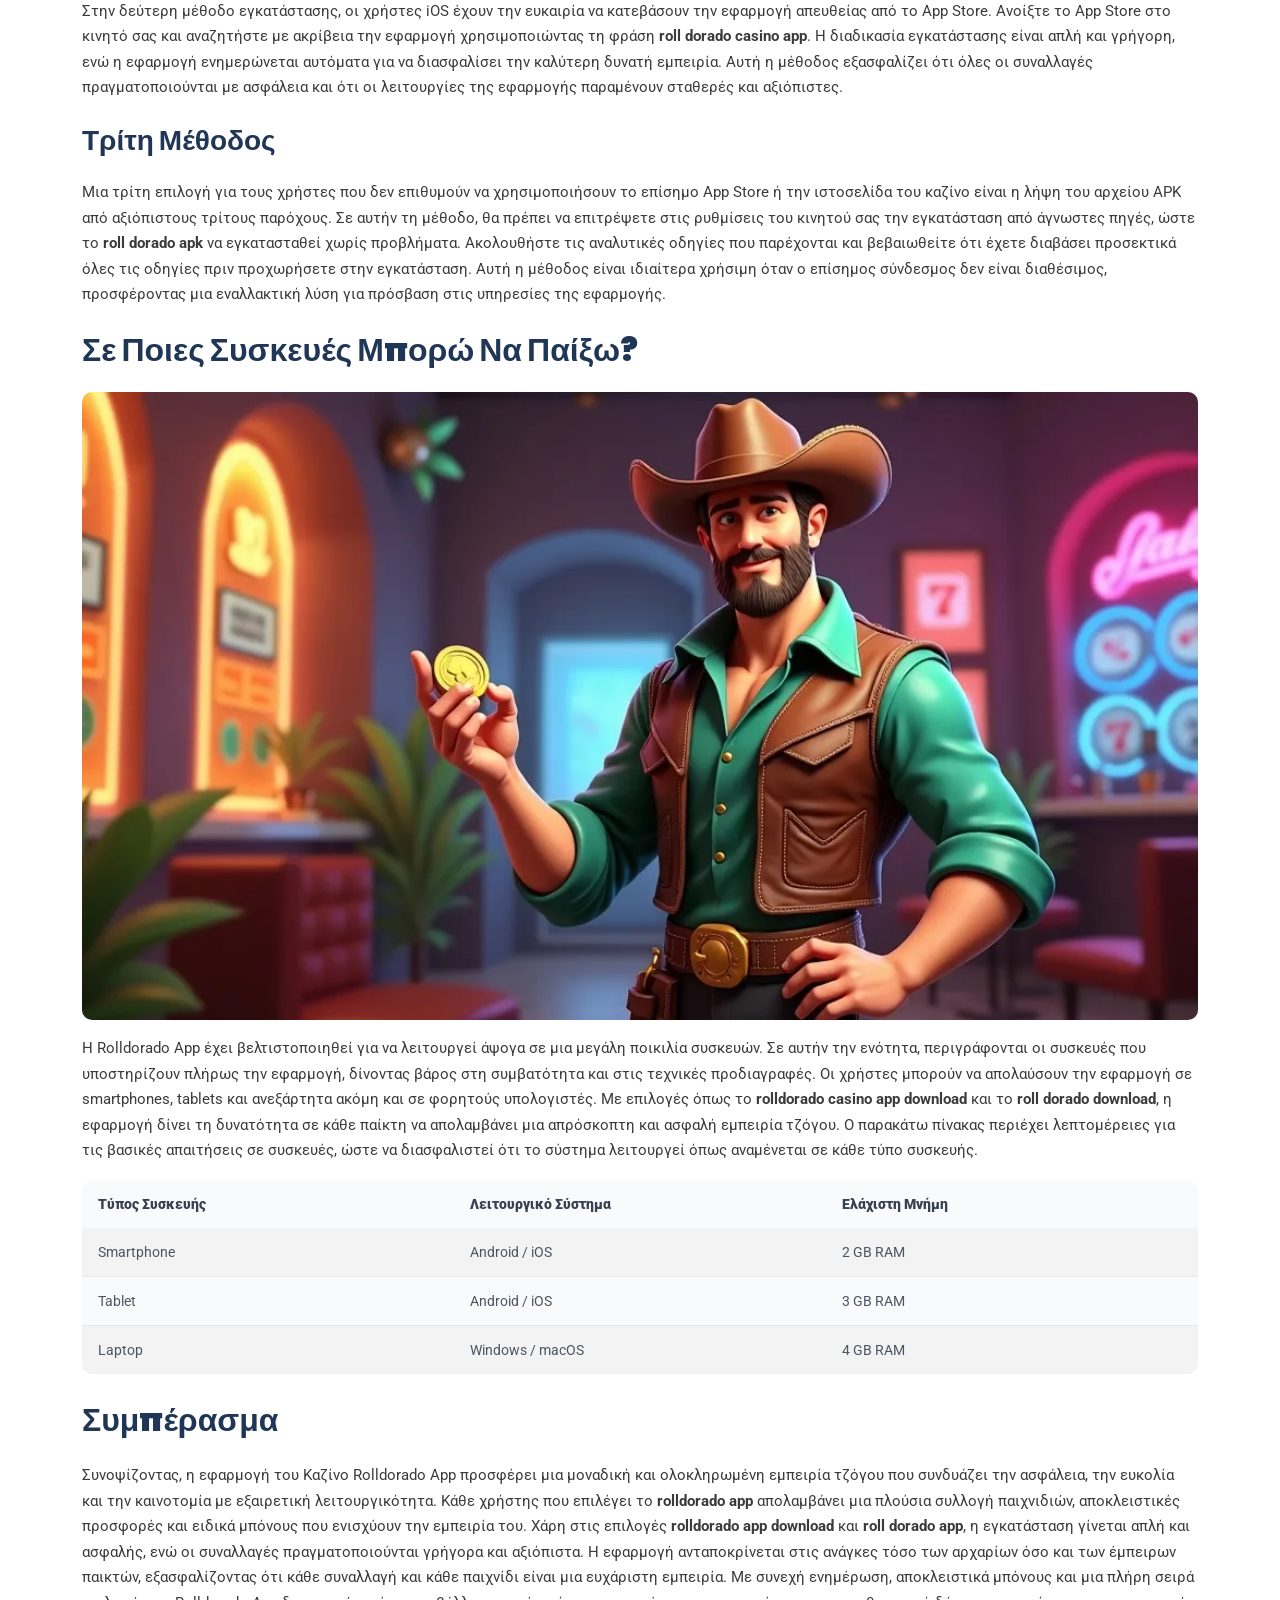
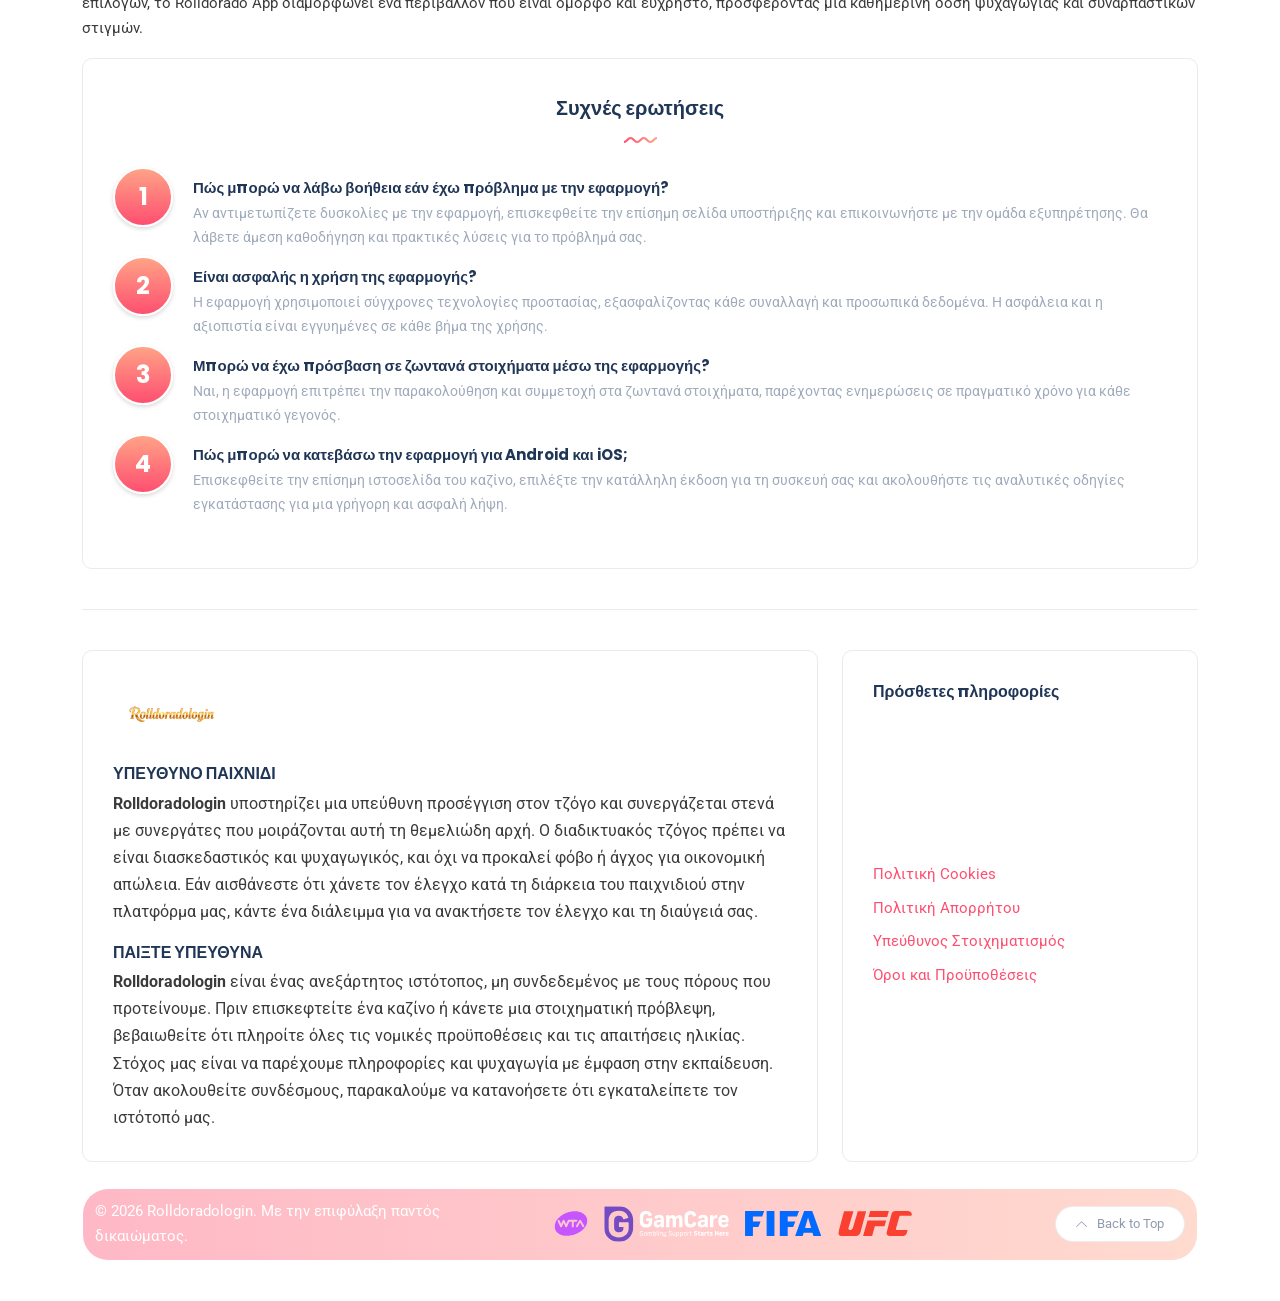
<file: app/index.html>
<!DOCTYPE html><html lang="el-gr"><head><meta http-equiv="Content-Type" content="text/html; charset=UTF-8">
	<title>Rolldorado App: Κορυφαία Εμπειρία Τζόγου στα Κινητά</title><meta name="description" content="Ανακαλύψτε την Rolldorado App, την κορυφαία εφαρμογή καζίνο στα
κινητά με ασφαλείς συναλλαγές, αποκλειστικές προσφορές και μοναδική
εμπειρία.">
	<meta name="viewport" content="width=device-width, initial-scale=1, maximum-scale=1"><link rel="shortcut icon" type="image/x-icon" href="/resources/favicon-32x32.578cdc2ad2.png"><meta name="keywords" content="rolldorado app, rolldorado app download, rolldorado apk, rolldorado casino app, rolldorado casino app download, roll dorado app, roll dorado casino app, roll dorado download, rolldorado download, roll dorado apk"><link rel="canonical" href="https://rolldoradologin.gr/app/">
	<link rel="stylesheet" href="/stylesheet/bootstrap.min.c850f18d.css" type="text/css" media="all">
	<link rel="stylesheet" href="/stylesheet/all.min.aa1df95d.css" type="text/css" media="all">
	<link rel="stylesheet" href="/stylesheet/slick.c9586b1f.css" type="text/css" media="all">
	<link rel="stylesheet" href="/stylesheet/simple-line-icons.613984e9.css" type="text/css" media="all">
	<link rel="stylesheet" href="/stylesheet/style.4c25afc4.css" type="text/css" media="all">

	
    	<meta property="og:type" content="website">
    	<meta property="og:url" content="https://rolldoradologin.gr/app/">
    	<meta property="og:title" content="Rolldorado App: Κορυφαία Εμπειρία Τζόγου στα Κινητά">
    	<meta property="og:description" content="Ανακαλύψτε την Rolldorado App, την κορυφαία εφαρμογή καζίνο στα
κινητά με ασφαλείς συναλλαγές, αποκλειστικές προσφορές και μοναδική
εμπειρία."><meta property="og:image" content="https://rolldoradologin.gr/resources/logo.d5337071fe.png">
    	<meta property="twitter:card" content="summary_large_image">
    	<meta property="twitter:url" content="https://rolldoradologin.gr/app/">
   	 <meta property="twitter:title" content="Rolldorado App: Κορυφαία Εμπειρία Τζόγου στα Κινητά">
    	<meta property="twitter:description" content="Ανακαλύψτε την Rolldorado App, την κορυφαία εφαρμογή καζίνο στα
κινητά με ασφαλείς συναλλαγές, αποκλειστικές προσφορές και μοναδική
εμπειρία."><meta property="twitter:image" content="https://rolldoradologin.gr/resources/logo.d5337071fe.png"><meta name="robots" content="index, follow"><script type="application/ld+json">
{
  "@context": "https://schema.org",
  "@graph": [
    {
      "@type": "WebSite",
      "@id": "https:\/\/rolldoradologin.gr\/#website",
      "url": "https:\/\/rolldoradologin.gr\/",
      "name": "Rolldoradologin",
      "potentialAction": {
        "@type": "SearchAction",
        "target": "https:\/\/rolldoradologin.gr\/search?q={search_term_string}",
        "query-input": "required name=search_term_string"
      },
      "publisher": {
         "@id": "https:\/\/rolldoradologin.gr\/#organization"
      },
      "inLanguage": "el-GR"
    },
    {
      "@type": "Organization",
      "@id": "https:\/\/rolldoradologin.gr\/#organization",
      "name": "Rolldoradologin",
      "url": "https:\/\/rolldoradologin.gr\/",
      "logo": {
        "@type": "ImageObject",
        "url": "https:\/\/rolldoradologin.gr\/resources\/logo.png"

      }},{
      "@type": "BreadcrumbList",
      "@id": "https:\/\/rolldoradologin.gr\/app\/#breadcrumb",
      "itemListElement": [{
          "@type": "ListItem",
          "position":  1 ,
          "name": "Αρχική",
          "item": "https:\/\/rolldoradologin.gr\/"
        },
            {
              "@type": "ListItem",
              "position":  2 ,
              "name": "Rolldorado Casino - Μπόνους έως 300€ \u0026 100 Free Spins",
              "item": "https:\/\/rolldoradologin.gr\/"
            },
        {
          "@type": "ListItem",
          "position":  3 ,
          "name": "Rolldorado App: Κορυφαία Εμπειρία Τζόγου στα Κινητά"
        }
      ]
    },{"@type": "WebPage",
      "@id": "https:\/\/rolldoradologin.gr\/app\/",
      "url": "https:\/\/rolldoradologin.gr\/app\/",
      "name": "Rolldorado App: Κορυφαία Εμπειρία Τζόγου στα Κινητά",
      "description": "Ανακαλύψτε την Rolldorado App, την κορυφαία εφαρμογή καζίνο στα\nκινητά με ασφαλείς συναλλαγές, αποκλειστικές προσφορές και μοναδική\nεμπειρία.",
      "inLanguage": "el-GR","datePublished": "2026-02-26T00:00:00Z",
      "dateModified": "2026-02-26T00:00:00Z",
      "isPartOf": {
        "@id": "https:\/\/rolldoradologin.gr\/#website"
      },"breadcrumb": {
         "@id": "https:\/\/rolldoradologin.gr\/app\/#breadcrumb"
       }},
    {
      "@type": "FAQPage",
      "mainEntity": [{
          "@type": "Question",
          "name": "Πώς μπορώ να λάβω βοήθεια εάν έχω πρόβλημα με την εφαρμογή?",
          "acceptedAnswer": {
            "@type": "Answer",
            "text": "Αν αντιμετωπίζετε δυσκολίες με την εφαρμογή, επισκεφθείτε την επίσημη σελίδα υποστήριξης και επικοινωνήστε με την ομάδα εξυπηρέτησης. Θα λάβετε άμεση καθοδήγηση και πρακτικές λύσεις για το πρόβλημά σας.\n"
          }
        },{
          "@type": "Question",
          "name": "Είναι ασφαλής η χρήση της εφαρμογής?",
          "acceptedAnswer": {
            "@type": "Answer",
            "text": "Η εφαρμογή χρησιμοποιεί σύγχρονες τεχνολογίες προστασίας, εξασφαλίζοντας κάθε συναλλαγή και προσωπικά δεδομένα. Η ασφάλεια και η αξιοπιστία είναι εγγυημένες σε κάθε βήμα της χρήσης.\n"
          }
        },{
          "@type": "Question",
          "name": "Μπορώ να έχω πρόσβαση σε ζωντανά στοιχήματα μέσω της εφαρμογής?",
          "acceptedAnswer": {
            "@type": "Answer",
            "text": "Ναι, η εφαρμογή επιτρέπει την παρακολούθηση και συμμετοχή στα ζωντανά στοιχήματα, παρέχοντας ενημερώσεις σε πραγματικό χρόνο για κάθε στοιχηματικό γεγονός.\n"
          }
        },{
          "@type": "Question",
          "name": "Πώς μπορώ να κατεβάσω την εφαρμογή για Android και iOS;",
          "acceptedAnswer": {
            "@type": "Answer",
            "text": "Επισκεφθείτε την επίσημη ιστοσελίδα του καζίνο, επιλέξτε την κατάλληλη έκδοση για τη συσκευή σας και ακολουθήστε τις αναλυτικές οδηγίες εγκατάστασης για μια γρήγορη και ασφαλή λήψη.\n"
          }
        }]
    }]
}
</script></head><body class="_9228b69a02657cb3" data-build-pe796601155a4a115b4d8958d182dfe8a>


<div id="preloader">
	<div class="book_a5f7bdd123fa1fb3">
		<div class="inner">
			<div class="left"></div>
			<div class="middle_21fab3b4eb57c139"></div>
			<div class="right"></div>
		</div>
		<ul>
			<li></li>
			<li></li>
			<li></li>
			<li></li>
			<li></li>
			<li></li>
			<li></li>
			<li></li>
			<li></li>
			<li></li>
			<li></li>
			<li></li>
			<li></li>
			<li></li>
			<li></li>
			<li></li>
			<li></li>
			<li></li>
		</ul>
	</div>
</div>


<div class="site-wrapper_90c23b62070fc6b0">

	<div class="main-overlay"></div><header class="header-default">
	<nav class="navbar navbar-expand-lg_dcea54270ce1627d">
		<div class="container-xl_bc06e53fdeb7894e">
			<div class="col-0_f55160581701693e burger-div_e7b3a09fb3d36ed7">
                <button class="burger-menu icon-button_f422f945f6775b6a">
                    <span class="burger-icon_4cf60a57c3e73dfe"></span>
                </button>
            </div><a class="navbar-brand_0c90b14ce61d25b7" href="/"><img src="/resources/logo.d5337071fe.png" alt="Rolldoradologin" title="Rolldoradologin"></a> <div class="collapse navbar-collapse_df3c85b1a02de4a8">
				
			<ul class="navbar-nav mr-auto_993e2b6850fb9b4a"><li class="nav-item">
						<a class="nav-link" title="Σχετικά με εμάς" href="/about-us/">Σχετικά με εμάς</a></li><li class="nav-item active">
						<a class="nav-link" title="Εφαρμογή" href="/app/">Εφαρμογή</a></li><li class="nav-item">
						<a class="nav-link" title="Μπόνους" href="/bonus/">Μπόνους</a></li></ul>
			</div>
			
			<div class="header-right_f100c3e3ea61ae82">
				<ul class="navbar-nav mr-auto_993e2b6850fb9b4a no-margin_78c4c398a79809a8">
					<li class="nav-item active"><a class="nav-link" title="Παίξτε" data-v-pe796601155a4a115b4d8958d182dfe8a><i class="icon-game-controller_b197d1d158881e82"></i><span> Παίξτε</span></a></li>
				</ul>
			</div>
		</div>
	</nav>
</header>
	<section class="main-content-lg_3b79a6744d864390">
        <div class="container"><div class="post post-single_e25adf76a88a58af"><nav aria-label="breadcrumb">
    <ol class="breadcrumb_bac375fd0c27f318 justify-content-right_890f8393c74c2348 mb-2_f2b181202a0c63a6">
        <li class="breadcrumb-item_a19e3897ada07900"><a href="/">Αρχική</a></li><li class="breadcrumb-item_a19e3897ada07900 active" aria-current="page">Εφαρμογή</li>
    </ol>
</nav><h1 id="εμπειρία-τζόγου-με-το-rolldorado-app-καινοτομία-και-ασφάλεια"><strong>Εμπειρία Τζόγου με το Rolldorado App: Καινοτομία και Ασφάλεια</strong></h1>
<p></p><div class="featured-image_ba33bd8f8e541c40 mb-3_9762a11fb415650c">
	<img src="/resources/doc_app_efe8f6ecf4/rolldorado-app-%ce%ba%ce%bf%cf%81%cf%85%cf%86%ce%b1%ce%b9%ce%b1-%ce%b5%ce%bc%cf%80%ce%b5%ce%b9%cf%81%ce%b9%ce%b1-%cf%84%ce%b6%ce%bf%ce%b3%ce%bf%cf%85-%cf%83%cf%84%ce%b1-%ce%ba%ce%b9%ce%bd%ce%b7%cf%84%ce%b1-1.webp" alt="Rolldoradologin">
</div><p></p>
<p>Η εφαρμογή του Καζίνο Rolldorado App έχει σχεδιαστεί για να προσφέρει
στους χρήστες της μια ολοκληρωμένη εμπειρία τζόγου απευθείας από τις
κινητές τους συσκευές. Με την χρήση της <strong>rolldorado app</strong> και της
επιλογής <strong>rolldorado app download</strong>, οι παίκτες έχουν τη δυνατότητα να
απολαύσουν πλήρη γκάμα παιχνιδιών, όπως κουλοχέρηδες, επιτραπέζια
παιχνίδια και ζωντανό καζίνο, όπου και αν βρίσκονται. Η <strong>rolldorado
casino app</strong> εγγυάται ομαλή λειτουργία, καθώς οι συναλλαγές εκτελούνται
γρήγορα και με απόλυτη ασφάλεια. Καθώς περνάτε από τις διαφορετικές
λειτουργίες της εφαρμογής, θα εντοπίσετε ότι οι λέξεις-κλειδιά όπως
<strong>roll dorado app</strong> και <strong>roll dorado casino app</strong> ενσωματώνονται με
φυσικό τρόπο στα κείμενα, προσφέροντας μια πλήρως δυναμική εμπειρία.
Επιπλέον, η επιλογή <strong>rolldorado apk</strong> και <strong>roll dorado apk</strong> παρέχει
πρόσβαση σε αποκλειστικές ενημερώσεις και ειδικές προσφορές, ενώ το
<strong>rolldorado download</strong> ενισχύει την ευκολία εγκατάστασης της εφαρμογής.
Αυτή η εφαρμογή διακρίνεται για την ευκολία πλοήγησης και την εξαιρετική
ταχύτητα, ενώ οι χρήστες απολαμβάνουν αποκλειστικές μπόνους και
ανταμοιβές που δημιουργούν μια μοναδική και ζωντανή εμπειρία καζίνο,
καθιστώντας την ιδανική επιλογή για κάθε λάτρη του τζόγου.</p>
<h2 id="εισαγωγή-στην-κινητή-εφαρμογή"><strong>Εισαγωγή στην Κινητή Εφαρμογή</strong></h2>
<p>Στην παρούσα ενότητα, θα παρουσιαστούν αναλυτικά οι βασικές λειτουργίες
και ο σχεδιασμός της κινητής εφαρμογής του Καζίνο Rolldorado. Η εφαρμογή
αυτή δημιουργήθηκε με γνώμονα την άνεση του χρήστη και τη διασφάλιση της
ασφάλειας σε κάθε συναλλαγή. Οι χρήστες μπορούν να επωφεληθούν από τη
χρήση της <strong>rolldorado casino app download</strong> που επιτρέπει την άμεση
πρόσβαση στα αγαπημένα τους παιχνίδια. Η πλατφόρμα είναι φιλική προς
χρήστες όλων των επιπέδων, ενώ η δυναμική διεπαφή της εξασφαλίζει ότι
κάθε ανθρωπος, ανεξάρτητα από τις τεχνικές του γνώσεις, θα κατανοήσει
εύκολα και γρήγορα όλες τις λειτουργίες που προσφέρει. Με σαφήνεια και
λειτουργικότητα, η εφαρμογή μεταφέρει τον χρήστη σε έναν κόσμο
ψυχαγωγίας όπου η ταχύτητα, η ευχρηστία και η ασφάλεια συνυπάρχουν,
παρέχοντας μια εμπειρία που ενισχύεται από τις λέξεις-κλειδιά <strong>roll
dorado download</strong> και <strong>rolldorado apk</strong>. Το περιβάλλον του καζίνο είναι
έτσι σχεδιασμένο ώστε να απευθύνεται τόσο σε αρχάριους όσο και σε
έμπειρους παίκτες, προσφέροντας πρόσβαση σε καθένα τα αγαπημένα τους
παιχνίδια.</p>
<h2 id="χαρακτηριστικά-και-οφέλη"><strong>Χαρακτηριστικά και Οφέλη</strong></h2>
<p>Η εφαρμογή Rolldorado App παρέχει πλήρη πρόσβαση σε όλες τις υπηρεσίες
του καζίνο, συνδυάζοντας ευκολία και αποτελεσματικότητα σε κάθε
συναλλαγή. Στην ενότητα αυτή εξηγούνται λεπτομερώς τα πλεονεκτήματα που
προσφέρει, όπως η άμεση πρόσβαση σε παιχνίδια, η ασφαλής εκτέλεση
συναλλαγών μέσω του <strong>rolldorado casino app</strong> και η εύκολη εγκατάσταση
μέσω των επιλογών <strong>rolldorado app download</strong> και <strong>roll dorado app</strong>. Η
διεπαφή της εφαρμογής είναι σχεδιασμένη με γνώμονα την ευκολία πλοήγησης
και την παρουσίαση όλων των υπηρεσιών με έναν κατανοητό τρόπο.
Επιπρόσθετα, τα βασικά οφέλη που απολαμβάνουν οι παίκτες περιλαμβάνουν
την πρόσβαση σε αποκλειστικές προσφορές, μπόνους και επιπλέον
περιστροφές σε κουλοχέρηδες. Οι πλεονεκτήματα της εφαρμογής συνοψίζονται
σε:</p>
<ul>
<li>
<p>Άμεση εκκίνηση και γρήγορες συναλλαγές.</p>
</li>
<li>
<p>Πλούσιο περιεχόμενο παιχνιδιών και καζίνο.</p>
</li>
<li>
<p>Ασφαλείς διαδικασίες και προστασία δεδομένων.</p>
</li>
</ul>
<p>Επιπλέον, παρακάτω παρατίθεται ένας πίνακας με συγκριτικά χαρακτηριστικά
που δείχνουν τα πλεονεκτήματα και τα σημεία βελτίωσης της εφαρμογής,
αναδεικνύοντας όλα τα στοιχεία που κάνουν το Rolldorado μοναδικό. Ο
πίνακας αυτός βοηθά τους χρήστες να κρίνουν βάσει της ευκολίας, της
ταχύτητας και της ασφάλειας που προσφέρει το σύστημα, κάνοντας σαφή τη
διαφορά σε κάθε συναλλαγή.</p>
<table>
  <thead>
      <tr>
          <th><strong>Χαρακτηριστικό</strong></th>
          <th><strong>Πλεονέκτημα</strong></th>
          <th><strong>Περιορισμός</strong></th>
      </tr>
  </thead>
  <tbody>
      <tr>
          <td>Ταχύτητα Εκκίνησης</td>
          <td>Άμεση πρόσβαση</td>
          <td>Μικρές καθυστερήσεις σε ώρες αιχμής</td>
      </tr>
      <tr>
          <td>Ασφάλεια Συναλλαγών</td>
          <td>Κρυπτογράφηση δεδομένων</td>
          <td>Απαιτείται τακτική ενημέρωση</td>
      </tr>
      <tr>
          <td>Ευκολία Χρήσης</td>
          <td>Φιλική διεπαφή</td>
          <td>Μερικές επιλογές μπορεί να είναι υπερβολικά απλές</td>
      </tr>
  </tbody>
</table>
<h3 id="αποκλειστικά-μπόνους-και-προσφορές-της-εφαρμογής"><strong>Αποκλειστικά Μπόνους και Προσφορές της Εφαρμογής</strong></h3>
<p>Η Rolldorado App ξεχωρίζει για τα αποκλειστικά μπόνους και τις προσφορές
της που προσφέρονται μόνο στους χρήστες της εφαρμογής. Μέσα από τη χρήση
του <strong>rolldorado casino app download</strong> και του <strong>roll dorado casino
app</strong>, οι παίκτες επωφελούνται από επιπρόσθετες περιστροφές, ειδικά
μπόνους και χρηματικά έπαθλα που δεν είναι διαθέσιμα στην κανονική
έκδοση του ιστότοπου. Κάθε προσφορά διαμορφώνεται με στόχο την ενίσχυση
της εμπειρίας του χρήστη, ενώ παράλληλα προσδίδει έναν επιπλέον λόγο για
να επιστρέφουν στην πλατφόρμα. Η εξατομικευμένη προσέγγιση των μπόνους
συμβάλλει στην αύξηση της ικανοποίησης των παικτών, δημιουργώντας ένα
περιβάλλον που συνδυάζει την ψυχαγωγία με τα πρακτικά οφέλη.
Ενσωματώνοντας λέξεις-κλειδιά όπως <strong>rolldorado apk</strong> και <strong>roll dorado
apk</strong>, η εφαρμογή επιτυγχάνει ένα φυσικό μείγμα ενημέρωσης και
ψυχαγωγίας.</p>
<h2 id="πώς-να-κατεβάσετε-και-να-εγκαταστήσετε"><strong>Πώς να Κατεβάσετε και να Εγκαταστήσετε</strong></h2>
<p>Στην ενότητα αυτή, παρουσιάζονται βήμα προς βήμα οδηγίες για τη λήψη και
εγκατάσταση της Rolldorado App, εξασφαλίζοντας έτσι ότι κάθε χρήστης
μπορεί να απολαύσει τις λειτουργίες της χωρίς δυσκολίες. Ξεκινώντας από
την επίσκεψη στην επίσημη ιστοσελίδα του καζίνο, ο χρήστης επιλέγει την
κατάλληλη έκδοση για τη συσκευή του, είτε πρόκειται για Android είτε για
iOS. Η επιλογή <strong>rolldorado app download</strong> ενισχύει την εμπιστοσύνη,
καθώς εξασφαλίζει την πιο πρόσφατη και ενημερωμένη έκδοση. Επιπλέον, η
διαδικασία εγκατάστασης καθοδηγείται από αναλυτικές οδηγίες που
περιλαμβάνουν και πληροφορίες για το <strong>rolldorado download</strong> και το
<strong>roll dorado download</strong>. Παρακάτω, παρουσιάζεται επίσης ένας πίνακας
που περιγράφει τις τεχνικές λεπτομέρειες για όσους επιλέγουν τη λήψη του
αρχείου APK από αξιόπιστους τρίτους παρόχους.</p>
<table>
  <thead>
      <tr>
          <th><strong>Παράμετρος</strong></th>
          <th><strong>Τιμή</strong></th>
      </tr>
  </thead>
  <tbody>
      <tr>
          <td>Μέγεθος Αρχείου</td>
          <td>25-30 MB</td>
      </tr>
      <tr>
          <td>Έκδοση Λειτουργικού</td>
          <td>Android 5.0 και πάνω</td>
      </tr>
      <tr>
          <td>Απαιτήσεις Συστήματος</td>
          <td>2GB RAM τουλάχιστον</td>
      </tr>
  </tbody>
</table>
<ol>
<li>
<p>Επισκεφθείτε την επίσημη ιστοσελίδα του καζίνο.</p>
</li>
<li>
<p>Επιλέξτε την κατάλληλη έκδοση για τη συσκευή σας.</p>
</li>
<li>
<p>Ακολουθήστε τις οδηγίες εγκατάστασης που παρέχονται.</p>
</li>
<li>
<p>Ξεκινήστε να απολαμβάνετε τις υπηρεσίες της εφαρμογής.</p>
</li>
</ol>
<p>Η παραπάνω διαδικασία διασφαλίζει μια απρόσκοπτη εγκατάσταση και
προσφέρει στον χρήστη την απόλυτη εμπιστοσύνη όσον αφορά την ασφάλεια
και την αξιοπιστία του συστήματος, μέσα από την επιλογή του <strong>rolldorado
casino app</strong> και του <strong>roll dorado app</strong>.</p>
<h3 id="δεύτερη-μέθοδος"><strong>Δεύτερη Μέθοδος</strong></h3>
<p>Στην δεύτερη μέθοδο εγκατάστασης, οι χρήστες iOS έχουν την ευκαιρία να
κατεβάσουν την εφαρμογή απευθείας από το App Store. Ανοίξτε το App Store
στο κινητό σας και αναζητήστε με ακρίβεια την εφαρμογή χρησιμοποιώντας
τη φράση <strong>roll dorado casino app</strong>. Η διαδικασία εγκατάστασης είναι
απλή και γρήγορη, ενώ η εφαρμογή ενημερώνεται αυτόματα για να
διασφαλίσει την καλύτερη δυνατή εμπειρία. Αυτή η μέθοδος εξασφαλίζει ότι
όλες οι συναλλαγές πραγματοποιούνται με ασφάλεια και ότι οι λειτουργίες
της εφαρμογής παραμένουν σταθερές και αξιόπιστες.</p>
<h3 id="τρίτη-μέθοδος"><strong>Τρίτη Μέθοδος</strong></h3>
<p>Μια τρίτη επιλογή για τους χρήστες που δεν επιθυμούν να χρησιμοποιήσουν
το επίσημο App Store ή την ιστοσελίδα του καζίνο είναι η λήψη του
αρχείου APK από αξιόπιστους τρίτους παρόχους. Σε αυτήν τη μέθοδο, θα
πρέπει να επιτρέψετε στις ρυθμίσεις του κινητού σας την εγκατάσταση από
άγνωστες πηγές, ώστε το <strong>roll dorado apk</strong> να εγκατασταθεί χωρίς
προβλήματα. Ακολουθήστε τις αναλυτικές οδηγίες που παρέχονται και
βεβαιωθείτε ότι έχετε διαβάσει προσεκτικά όλες τις οδηγίες πριν
προχωρήσετε στην εγκατάσταση. Αυτή η μέθοδος είναι ιδιαίτερα χρήσιμη
όταν ο επίσημος σύνδεσμος δεν είναι διαθέσιμος, προσφέροντας μια
εναλλακτική λύση για πρόσβαση στις υπηρεσίες της εφαρμογής.</p>
<h2 id="σε-ποιες-συσκευές-μπορώ-να-παίξω"><strong>Σε Ποιες Συσκευές Μπορώ Να Παίξω?</strong></h2>
<p></p><div class="featured-image_ba33bd8f8e541c40 mb-3_9762a11fb415650c">
	<img src="/resources/doc_app_efe8f6ecf4/rolldorado-app-%ce%ba%ce%bf%cf%81%cf%85%cf%86%ce%b1%ce%b9%ce%b1-%ce%b5%ce%bc%cf%80%ce%b5%ce%b9%cf%81%ce%b9%ce%b1-%cf%84%ce%b6%ce%bf%ce%b3%ce%bf%cf%85-%cf%83%cf%84%ce%b1-%ce%ba%ce%b9%ce%bd%ce%b7%cf%84%ce%b1-2.webp" alt="Rolldoradologin">
</div><p></p>
<p>Η Rolldorado App έχει βελτιστοποιηθεί για να λειτουργεί άψογα σε μια
μεγάλη ποικιλία συσκευών. Σε αυτήν την ενότητα, περιγράφονται οι
συσκευές που υποστηρίζουν πλήρως την εφαρμογή, δίνοντας βάρος στη
συμβατότητα και στις τεχνικές προδιαγραφές. Οι χρήστες μπορούν να
απολαύσουν την εφαρμογή σε smartphones, tablets και ανεξάρτητα ακόμη και
σε φορητούς υπολογιστές. Με επιλογές όπως το <strong>rolldorado casino app
download</strong> και το <strong>roll dorado download</strong>, η εφαρμογή δίνει τη
δυνατότητα σε κάθε παίκτη να απολαμβάνει μια απρόσκοπτη και ασφαλή
εμπειρία τζόγου. Ο παρακάτω πίνακας περιέχει λεπτομέρειες για τις
βασικές απαιτήσεις σε συσκευές, ώστε να διασφαλιστεί ότι το σύστημα
λειτουργεί όπως αναμένεται σε κάθε τύπο συσκευής.</p>
<table>
  <thead>
      <tr>
          <th><strong>Τύπος Συσκευής</strong></th>
          <th><strong>Λειτουργικό Σύστημα</strong></th>
          <th><strong>Ελάχιστη Μνήμη</strong></th>
      </tr>
  </thead>
  <tbody>
      <tr>
          <td>Smartphone</td>
          <td>Android / iOS</td>
          <td>2 GB RAM</td>
      </tr>
      <tr>
          <td>Tablet</td>
          <td>Android / iOS</td>
          <td>3 GB RAM</td>
      </tr>
      <tr>
          <td>Laptop</td>
          <td>Windows / macOS</td>
          <td>4 GB RAM</td>
      </tr>
  </tbody>
</table>
<h2 id="συμπέρασμα"><strong>Συμπέρασμα</strong></h2>
<p>Συνοψίζοντας, η εφαρμογή του Καζίνο Rolldorado App προσφέρει μια
μοναδική και ολοκληρωμένη εμπειρία τζόγου που συνδυάζει την ασφάλεια,
την ευκολία και την καινοτομία με εξαιρετική λειτουργικότητα. Κάθε
χρήστης που επιλέγει το <strong>rolldorado app</strong> απολαμβάνει μια πλούσια
συλλογή παιχνιδιών, αποκλειστικές προσφορές και ειδικά μπόνους που
ενισχύουν την εμπειρία του. Χάρη στις επιλογές <strong>rolldorado app
download</strong> και <strong>roll dorado app</strong>, η εγκατάσταση γίνεται απλή και
ασφαλής, ενώ οι συναλλαγές πραγματοποιούνται γρήγορα και αξιόπιστα. Η
εφαρμογή ανταποκρίνεται στις ανάγκες τόσο των αρχαρίων όσο και των
έμπειρων παικτών, εξασφαλίζοντας ότι κάθε συναλλαγή και κάθε παιχνίδι
είναι μια ευχάριστη εμπειρία. Με συνεχή ενημέρωση, αποκλειστικά μπόνους
και μια πλήρη σειρά επιλογών, το Rolldorado App διαμορφώνει ένα
περιβάλλον που είναι όμορφο και εύχρηστο, προσφέροντας μια καθημερινή
δόση ψυχαγωγίας και συναρπαστικών στιγμών.</p>
</div><div class="widget_91422c8e49e53b2d rounded_0ee033effc7e56e3">
	<div class="widget-header_70ad44275817af3d text-center_895b0e205e64ed57">
		<h3 class="widget-title_461a64d385577f43">Συχνές ερωτήσεις</h3>
		<img src="/resources/wave.a584719c36.svg" class="wave_4e746ee196693366" alt="wave">
	</div><div class="widget-content">
		
		<div class="post post-list-sm_cdfbfaf4b8aafc63 circle_b5592b76e4b78e1c">
			<div class="thumb_16d85a8f877ed7c6 circle_b5592b76e4b78e1c">
				<span class="number_8e19208de82ae205">1</span>	
			</div>
			<div class="details_537212312bf82bcb clearfix_85b7ff1515db0955">
				<h6 class="post-title_a9bd15673752ff6a my-0_6dab958d7bb7be29">Πώς μπορώ να λάβω βοήθεια εάν έχω πρόβλημα με την εφαρμογή?</h6>
				<ul class="meta_508b32af17a487a1 list-inline_68e3fbb5f7312608 mt-1_467b711b881f96ff mb-0_d3feff4ef2794074">
					<li class="list-inline-item_b5b0c641c07cfcb0"><p>Αν αντιμετωπίζετε δυσκολίες με την εφαρμογή, επισκεφθείτε την επίσημη
σελίδα υποστήριξης και επικοινωνήστε με την ομάδα εξυπηρέτησης. Θα
λάβετε άμεση καθοδήγηση και πρακτικές λύσεις για το πρόβλημά σας.</p>
</li>
				</ul>
			</div>
		</div>
	</div><div class="widget-content">
		
		<div class="post post-list-sm_cdfbfaf4b8aafc63 circle_b5592b76e4b78e1c">
			<div class="thumb_16d85a8f877ed7c6 circle_b5592b76e4b78e1c">
				<span class="number_8e19208de82ae205">2</span>	
			</div>
			<div class="details_537212312bf82bcb clearfix_85b7ff1515db0955">
				<h6 class="post-title_a9bd15673752ff6a my-0_6dab958d7bb7be29">Είναι ασφαλής η χρήση της εφαρμογής?</h6>
				<ul class="meta_508b32af17a487a1 list-inline_68e3fbb5f7312608 mt-1_467b711b881f96ff mb-0_d3feff4ef2794074">
					<li class="list-inline-item_b5b0c641c07cfcb0"><p>Η εφαρμογή χρησιμοποιεί σύγχρονες τεχνολογίες προστασίας, εξασφαλίζοντας
κάθε συναλλαγή και προσωπικά δεδομένα. Η ασφάλεια και η αξιοπιστία είναι
εγγυημένες σε κάθε βήμα της χρήσης.</p>
</li>
				</ul>
			</div>
		</div>
	</div><div class="widget-content">
		
		<div class="post post-list-sm_cdfbfaf4b8aafc63 circle_b5592b76e4b78e1c">
			<div class="thumb_16d85a8f877ed7c6 circle_b5592b76e4b78e1c">
				<span class="number_8e19208de82ae205">3</span>	
			</div>
			<div class="details_537212312bf82bcb clearfix_85b7ff1515db0955">
				<h6 class="post-title_a9bd15673752ff6a my-0_6dab958d7bb7be29">Μπορώ να έχω πρόσβαση σε ζωντανά στοιχήματα μέσω της εφαρμογής?</h6>
				<ul class="meta_508b32af17a487a1 list-inline_68e3fbb5f7312608 mt-1_467b711b881f96ff mb-0_d3feff4ef2794074">
					<li class="list-inline-item_b5b0c641c07cfcb0"><p>Ναι, η εφαρμογή επιτρέπει την παρακολούθηση και συμμετοχή στα ζωντανά
στοιχήματα, παρέχοντας ενημερώσεις σε πραγματικό χρόνο για κάθε
στοιχηματικό γεγονός.</p>
</li>
				</ul>
			</div>
		</div>
	</div><div class="widget-content">
		
		<div class="post post-list-sm_cdfbfaf4b8aafc63 circle_b5592b76e4b78e1c">
			<div class="thumb_16d85a8f877ed7c6 circle_b5592b76e4b78e1c">
				<span class="number_8e19208de82ae205">4</span>	
			</div>
			<div class="details_537212312bf82bcb clearfix_85b7ff1515db0955">
				<h6 class="post-title_a9bd15673752ff6a my-0_6dab958d7bb7be29">Πώς μπορώ να κατεβάσω την εφαρμογή για Android και iOS;</h6>
				<ul class="meta_508b32af17a487a1 list-inline_68e3fbb5f7312608 mt-1_467b711b881f96ff mb-0_d3feff4ef2794074">
					<li class="list-inline-item_b5b0c641c07cfcb0"><p>Επισκεφθείτε την επίσημη ιστοσελίδα του καζίνο, επιλέξτε την κατάλληλη
έκδοση για τη συσκευή σας και ακολουθήστε τις αναλυτικές οδηγίες
εγκατάστασης για μια γρήγορη και ασφαλή λήψη.</p>
</li>
				</ul>
			</div>
		</div>
	</div><script>
		function equalizeWidgetHeights() {
		  const widgets = document.querySelectorAll('.widget-content');
		  let maxHeight = 0;

		  
		  widgets.forEach(widget => {
		    widget.style.height = 'auto';
		  });

		  
		  widgets.forEach(widget => {
		    maxHeight = Math.max(maxHeight, widget.offsetHeight);
		  });

		  
		  widgets.forEach(widget => {
		    widget.style.height = maxHeight + 'px';
		  });
		}

		
		window.addEventListener('load', equalizeWidgetHeights);

		
		window.addEventListener('resize', equalizeWidgetHeights);
	</script>
</div></div>
	</section>
	<footer>
	<div class="container-xl_bc06e53fdeb7894e">
		<div class="footer-inner_10dfbe61e36ec914">
			<div class="row gy-4_0b3053a19df59f7a">
                <div class="col-sm-8_c2a49b3060119f88">
                    
                    <div class="post post-grid_4d56857c2900b2b4 rounded_0ee033effc7e56e3 bordered_b52fcdde530e7152">
                        <div class="details_537212312bf82bcb"><a class="navbar-brand_0c90b14ce61d25b7 mt-1_467b711b881f96ff" href="/"><img src="/resources/logo.d5337071fe.png" alt="Rolldoradologin" title="Rolldoradologin"></a><p class="post-title_a9bd15673752ff6a mb-1_a6e73a8522d3a605 mt-3_4f70d8cc6133d975">ΥΠΕΥΘΥΝΟ ΠΑΙΧΝΙΔΙ</p>
                            <p class="excerpt_2be0e17eb13fcc61 mb-0_d3feff4ef2794074"><strong>Rolldoradologin</strong> υποστηρίζει μια υπεύθυνη προσέγγιση στον τζόγο και συνεργάζεται στενά με συνεργάτες που μοιράζονται αυτή τη θεμελιώδη αρχή. Ο διαδικτυακός τζόγος πρέπει να είναι διασκεδαστικός και ψυχαγωγικός, και όχι να προκαλεί φόβο ή άγχος για οικονομική απώλεια. Εάν αισθάνεστε ότι χάνετε τον έλεγχο κατά τη διάρκεια του παιχνιδιού στην πλατφόρμα μας, κάντε ένα διάλειμμα για να ανακτήσετε τον έλεγχο και τη διαύγειά σας.</p>
                        	<p class="post-title_a9bd15673752ff6a mb-1_a6e73a8522d3a605 mt-3_4f70d8cc6133d975">ΠΑΙΞΤΕ ΥΠΕΥΘΥΝΑ</p>
                        	<p class="excerpt_2be0e17eb13fcc61 mb-0_d3feff4ef2794074"><strong>Rolldoradologin</strong> είναι ένας ανεξάρτητος ιστότοπος, μη συνδεδεμένος με τους πόρους που προτείνουμε. Πριν επισκεφτείτε ένα καζίνο ή κάνετε μια στοιχηματική πρόβλεψη, βεβαιωθείτε ότι πληροίτε όλες τις νομικές προϋποθέσεις και τις απαιτήσεις ηλικίας. Στόχος μας είναι να παρέχουμε πληροφορίες και ψυχαγωγία με έμφαση στην εκπαίδευση. Όταν ακολουθείτε συνδέσμους, παρακαλούμε να κατανοήσετε ότι εγκαταλείπετε τον ιστότοπό μας.</p>
						</div>
                    </div>
                </div>
                <div class="col-sm-4_4e1f6e751dccc4cb">
                    
                    <div class="post post-grid_4d56857c2900b2b4 rounded_0ee033effc7e56e3 bordered_b52fcdde530e7152">
                        <div class="details_537212312bf82bcb box_6b637dfd1bcdd1d1">
                            <p class="post-title_a9bd15673752ff6a mb-3_9762a11fb415650c mt-0_50e44ec5c5f716dc">Πρόσθετες πληροφορίες</p>
                            <ul class="list-unstyled_6c683e6f1f248d8b"><li class="mt-1_467b711b881f96ff mb-1_a6e73a8522d3a605">
							        <a href="/cookie-policy/" title="Πολιτική Cookies">Πολιτική Cookies</a> 
							    </li><li class="mt-1_467b711b881f96ff mb-1_a6e73a8522d3a605">
							        <a href="/privacy-policy/" title="Πολιτική Απορρήτου">Πολιτική Απορρήτου</a> 
							    </li><li class="mt-1_467b711b881f96ff mb-1_a6e73a8522d3a605">
							        <a href="/responsible-gambling/" title="Υπεύθυνος Στοιχηματισμός">Υπεύθυνος Στοιχηματισμός</a> 
							    </li><li class="mt-1_467b711b881f96ff mb-1_a6e73a8522d3a605">
							        <a href="/terms-and-conditions/" title="Όροι και Προϋποθέσεις">Όροι και Προϋποθέσεις</a> 
							    </li></ul>
                        </div>
                    </div>
                </div>
            </div>
			<br><div class="row d-flex align-items-center_d93eb880ae0a874c gy-4_0b3053a19df59f7a colorful-footer_569c575fd3af052e">
				
				<div class="col-md-4_e90890d65a6c70a7">
					<span class="copyright_1cb8b36b52300dc9">© 2026 Rolldoradologin. Με την επιφύλαξη παντός δικαιώματος.</span>
				</div>

				
				<div class="col-md-6_859019aa990cf40f text-center_895b0e205e64ed57">
					<ul class="social-icons_a26f1c4a5f76dad7 list-unstyled_6c683e6f1f248d8b list-inline_68e3fbb5f7312608 mb-0_d3feff4ef2794074"><li class="list-inline-item_b5b0c641c07cfcb0"><img src="/resources/casino-logos_f5fe3fc256/wta.6a7504ffd9.svg" title="Rolldoradologin" alt="Rolldoradologin" loading="lazy"></li><li class="list-inline-item_b5b0c641c07cfcb0"><img src="/resources/casino-logos_f5fe3fc256/glogo.2497e056d0.svg" title="Rolldoradologin" alt="Rolldoradologin" loading="lazy"></li><li class="list-inline-item_b5b0c641c07cfcb0"><img src="/resources/casino-logos_f5fe3fc256/fifa.d9c3d3f98f.svg" title="Rolldoradologin" alt="Rolldoradologin" loading="lazy"></li><li class="list-inline-item_b5b0c641c07cfcb0"><img src="/resources/casino-logos_f5fe3fc256/ufc.24004741b3.svg" title="Rolldoradologin" alt="Rolldoradologin" loading="lazy"></li></ul>
				</div>

				
				<div class="col-md-2_9bfca305c3c056b4">
					<a href="#" id="return-to-top" class="float-md-end_711f6713b492ac6f"><i class="icon-arrow-up_f5a97d0057f18cc4"></i><span>Back to Top</span></a>
				</div>
			</div>
		</div>
	</div>
</footer></div>



<div class="canvas-menu position-left_004a84b75dcc6331 d-flex align-items-end_398c724f5c81deb8 flex-column_7f2e6c4fc9aba020">
	
	<button type="button" class="btn-close" aria-label="Close"></button>

	
	<div class="logo_f6bc7c07051735a4"><a class="navbar-brand_0c90b14ce61d25b7" href="/"><img src="/resources/logo.d5337071fe.png" alt="Rolldoradologin" title="Rolldoradologin"></a> </div>

	<nav>
	<ul class="vertical-menu"><li class="_9228b69a02657cb3">
			<a href="/about-us/" title="Σχετικά με εμάς">Σχετικά με εμάς</a></li><li class="active">
			<a href="/app/" title="Εφαρμογή">Εφαρμογή</a></li><li class="_9228b69a02657cb3">
			<a href="/bonus/" title="Μπόνους">Μπόνους</a></li></ul>
</nav></div>


<script src="/javascript/jquery.min.3ce45502.js"></script>
<script src="/javascript/popper.min.16ac66e6.js"></script>
<script src="/javascript/bootstrap.min.afdd6af8.js"></script>
<script src="/javascript/slick.min.f31cbd54.js"></script>
<script src="/javascript/jquery.sticky-sidebar.min.6d04195d.js"></script>
<script src="/javascript/custom.928ed750.js"></script><script src="/app.714a3ffa1f5808a05cd3256b724fd262bf928caba9e22d43c2039627b916e78b.js" integrity="sha384-GDb5oMXYkCgCJRUzmPhinwxq0QmExwx4FRUvITjl3ritX9MZYPPiplSJs/7Da2ta" defer=""></script>
</body></html>
</file>
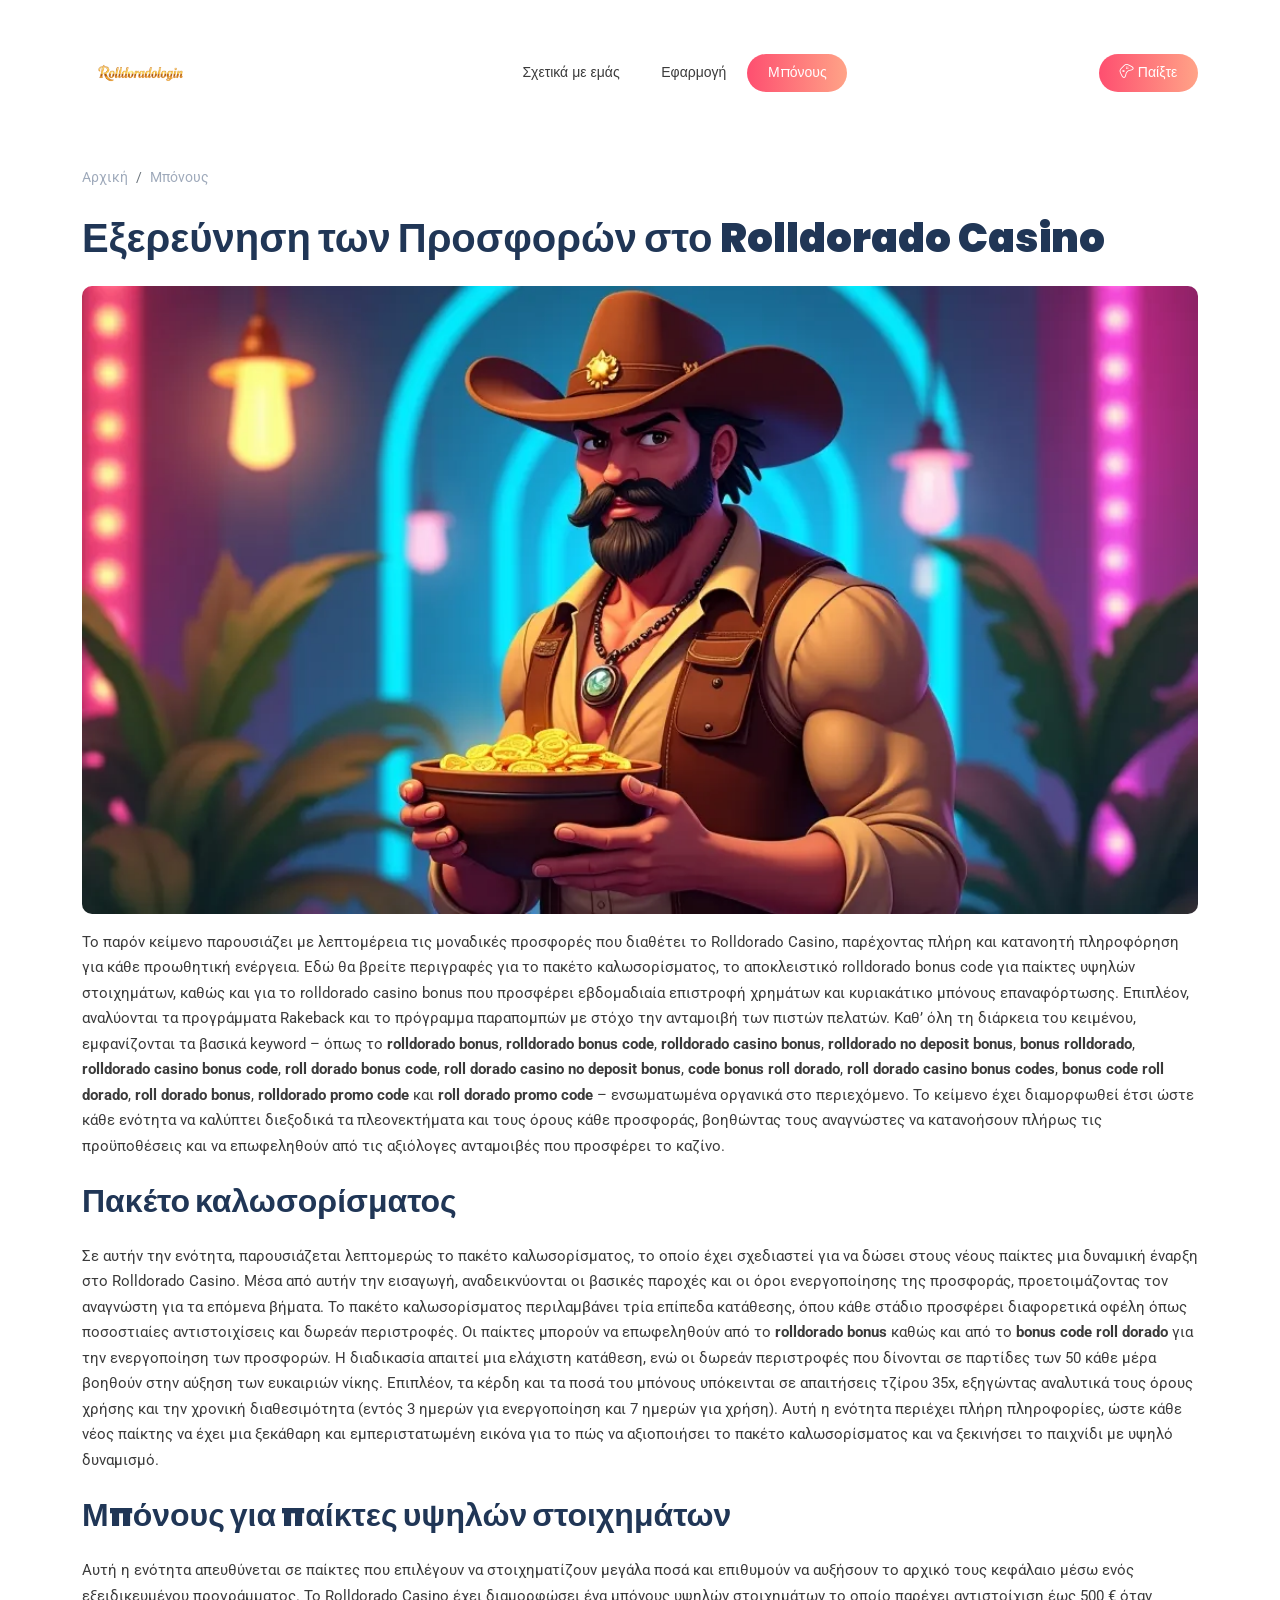
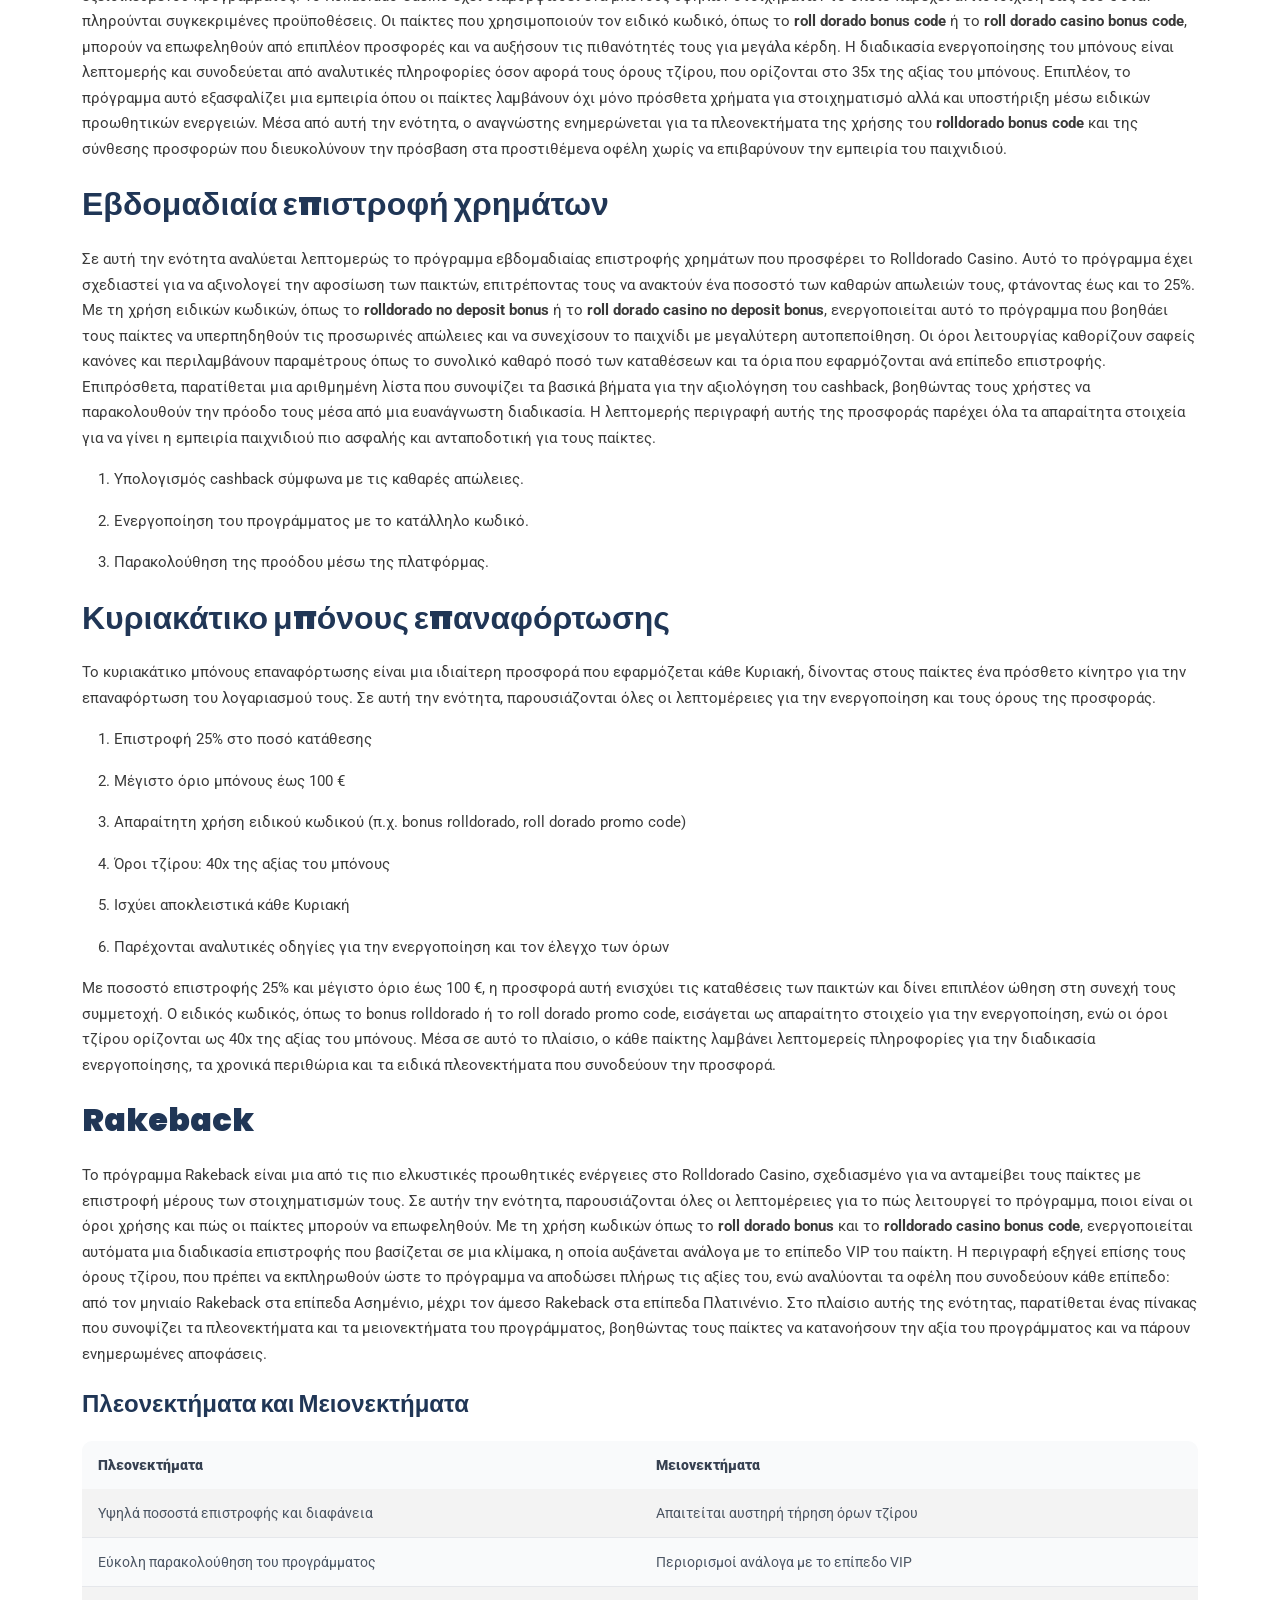
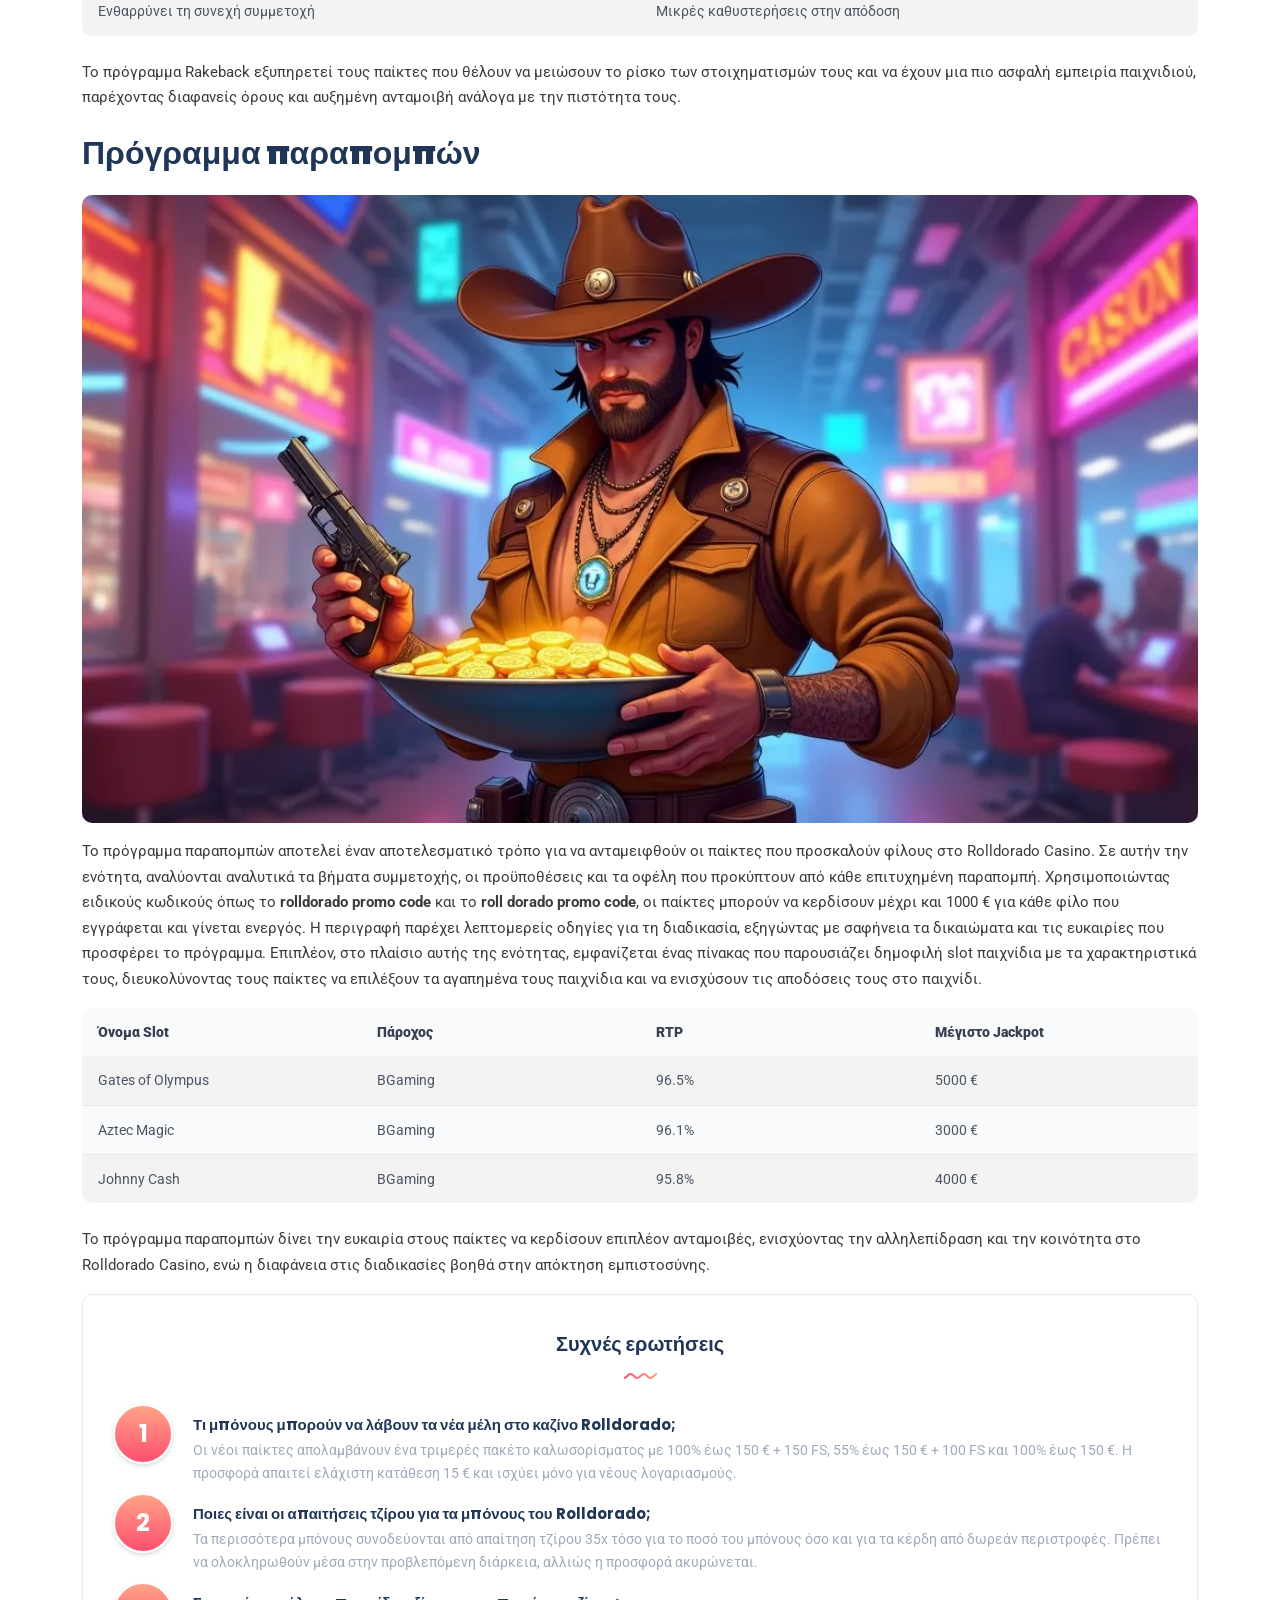
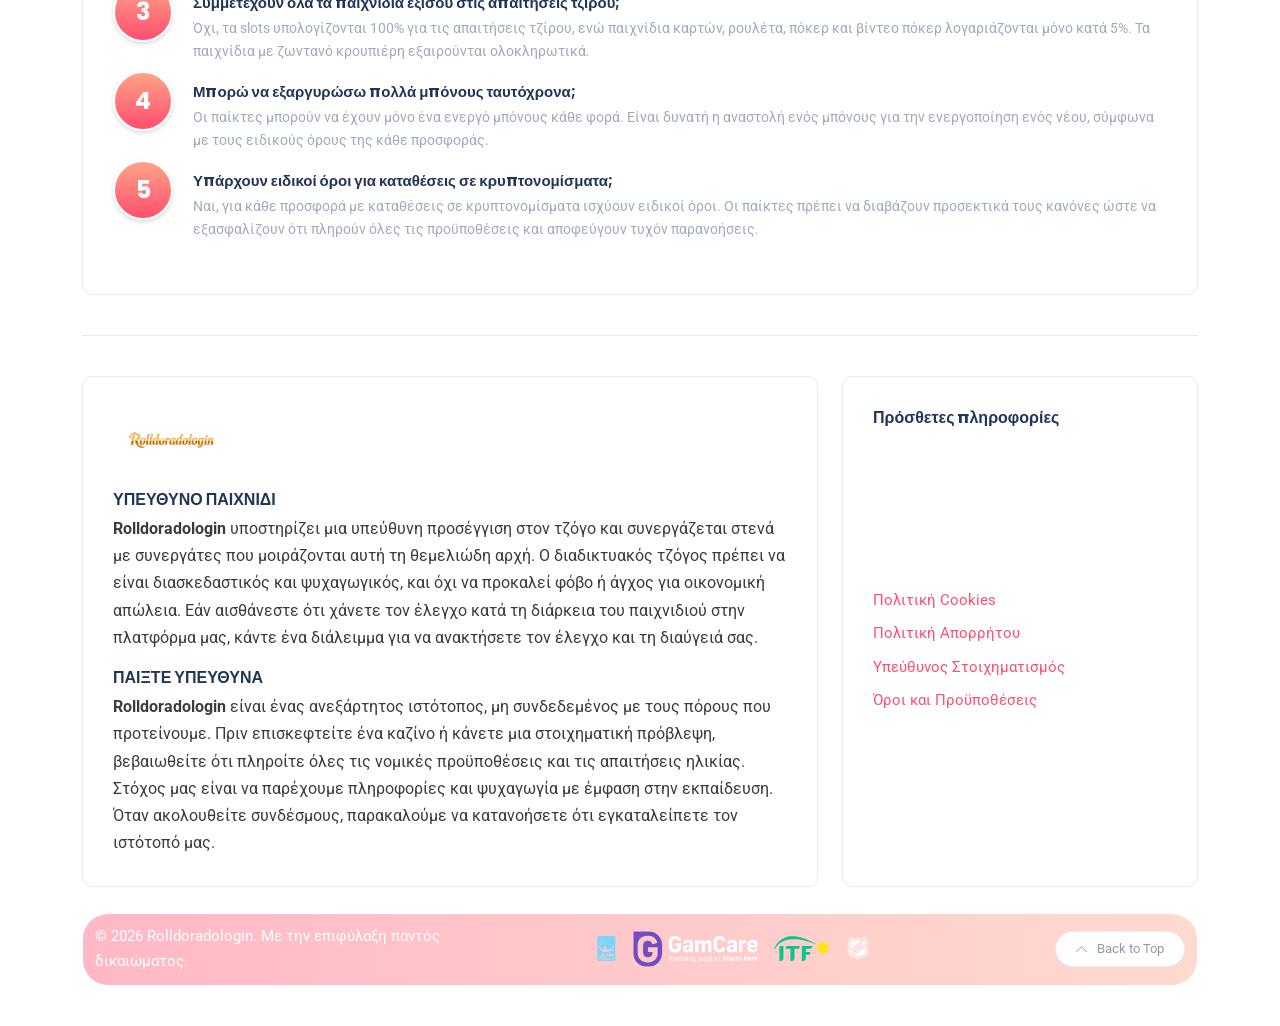
<file: bonus/index.html>
<!DOCTYPE html><html lang="el-gr"><head><meta http-equiv="Content-Type" content="text/html; charset=UTF-8">
	<title>Rolldorado Casino Προσφορές - Αξέχαστες Ανταμοιβές</title><meta name="description" content="Ανακαλύψτε τις καλύτερες προσφορές στο Rolldorado Casino. Απολαύστε
πακέτο καλωσορίσματος">
	<meta name="viewport" content="width=device-width, initial-scale=1, maximum-scale=1"><link rel="shortcut icon" type="image/x-icon" href="/resources/favicon-32x32.578cdc2ad2.png"><meta name="keywords" content="rolldorado bonus, rolldorado bonus code, rolldorado casino bonus, rolldorado no deposit bonus, bonus rolldorado, rolldorado casino bonus code, roll dorado bonus code, roll dorado casino no deposit bonus, code bonus roll dorado, roll dorado casino bonus codes, bonus code roll dorado, roll dorado bonus, rolldorado promo code, roll dorado promo code"><link rel="canonical" href="https://rolldoradologin.gr/bonus/">
	<link rel="stylesheet" href="/stylesheet/bootstrap.min.c850f18d.css" type="text/css" media="all">
	<link rel="stylesheet" href="/stylesheet/all.min.aa1df95d.css" type="text/css" media="all">
	<link rel="stylesheet" href="/stylesheet/slick.c9586b1f.css" type="text/css" media="all">
	<link rel="stylesheet" href="/stylesheet/simple-line-icons.613984e9.css" type="text/css" media="all">
	<link rel="stylesheet" href="/stylesheet/style.4c25afc4.css" type="text/css" media="all">

	
    	<meta property="og:type" content="website">
    	<meta property="og:url" content="https://rolldoradologin.gr/bonus/">
    	<meta property="og:title" content="Rolldorado Casino Προσφορές - Αξέχαστες Ανταμοιβές">
    	<meta property="og:description" content="Ανακαλύψτε τις καλύτερες προσφορές στο Rolldorado Casino. Απολαύστε
πακέτο καλωσορίσματος"><meta property="og:image" content="https://rolldoradologin.gr/resources/logo.d5337071fe.png">
    	<meta property="twitter:card" content="summary_large_image">
    	<meta property="twitter:url" content="https://rolldoradologin.gr/bonus/">
   	 <meta property="twitter:title" content="Rolldorado Casino Προσφορές - Αξέχαστες Ανταμοιβές">
    	<meta property="twitter:description" content="Ανακαλύψτε τις καλύτερες προσφορές στο Rolldorado Casino. Απολαύστε
πακέτο καλωσορίσματος"><meta property="twitter:image" content="https://rolldoradologin.gr/resources/logo.d5337071fe.png"><meta name="robots" content="index, follow"><script type="application/ld+json">
{
  "@context": "https://schema.org",
  "@graph": [
    {
      "@type": "WebSite",
      "@id": "https:\/\/rolldoradologin.gr\/#website",
      "url": "https:\/\/rolldoradologin.gr\/",
      "name": "Rolldoradologin",
      "potentialAction": {
        "@type": "SearchAction",
        "target": "https:\/\/rolldoradologin.gr\/search?q={search_term_string}",
        "query-input": "required name=search_term_string"
      },
      "publisher": {
         "@id": "https:\/\/rolldoradologin.gr\/#organization"
      },
      "inLanguage": "el-GR"
    },
    {
      "@type": "Organization",
      "@id": "https:\/\/rolldoradologin.gr\/#organization",
      "name": "Rolldoradologin",
      "url": "https:\/\/rolldoradologin.gr\/",
      "logo": {
        "@type": "ImageObject",
        "url": "https:\/\/rolldoradologin.gr\/resources\/logo.png"

      }},{
      "@type": "BreadcrumbList",
      "@id": "https:\/\/rolldoradologin.gr\/bonus\/#breadcrumb",
      "itemListElement": [{
          "@type": "ListItem",
          "position":  1 ,
          "name": "Αρχική",
          "item": "https:\/\/rolldoradologin.gr\/"
        },
            {
              "@type": "ListItem",
              "position":  2 ,
              "name": "Rolldorado Casino - Μπόνους έως 300€ \u0026 100 Free Spins",
              "item": "https:\/\/rolldoradologin.gr\/"
            },
        {
          "@type": "ListItem",
          "position":  3 ,
          "name": "Rolldorado Casino Προσφορές - Αξέχαστες Ανταμοιβές"
        }
      ]
    },{"@type": "WebPage",
      "@id": "https:\/\/rolldoradologin.gr\/bonus\/",
      "url": "https:\/\/rolldoradologin.gr\/bonus\/",
      "name": "Rolldorado Casino Προσφορές - Αξέχαστες Ανταμοιβές",
      "description": "Ανακαλύψτε τις καλύτερες προσφορές στο Rolldorado Casino. Απολαύστε\nπακέτο καλωσορίσματος",
      "inLanguage": "el-GR","datePublished": "2026-02-24T00:00:00Z",
      "dateModified": "2026-02-24T00:00:00Z",
      "isPartOf": {
        "@id": "https:\/\/rolldoradologin.gr\/#website"
      },"breadcrumb": {
         "@id": "https:\/\/rolldoradologin.gr\/bonus\/#breadcrumb"
       }},
    {
      "@type": "FAQPage",
      "mainEntity": [{
          "@type": "Question",
          "name": "Τι μπόνους μπορούν να λάβουν τα νέα μέλη στο καζίνο Rolldorado;",
          "acceptedAnswer": {
            "@type": "Answer",
            "text": "Οι νέοι παίκτες απολαμβάνουν ένα τριμερές πακέτο καλωσορίσματος με 100% έως 150 € \u002b 150 FS, 55% έως 150 € \u002b 100 FS και 100% έως 150 €. Η προσφορά απαιτεί ελάχιστη κατάθεση 15 € και ισχύει μόνο για νέους λογαριασμούς.\n"
          }
        },{
          "@type": "Question",
          "name": "Ποιες είναι οι απαιτήσεις τζίρου για τα μπόνους του Rolldorado;",
          "acceptedAnswer": {
            "@type": "Answer",
            "text": "Τα περισσότερα μπόνους συνοδεύονται από απαίτηση τζίρου 35x τόσο για το ποσό του μπόνους όσο και για τα κέρδη από δωρεάν περιστροφές. Πρέπει να ολοκληρωθούν μέσα στην προβλεπόμενη διάρκεια, αλλιώς η προσφορά ακυρώνεται.\n"
          }
        },{
          "@type": "Question",
          "name": "Συμμετέχουν όλα τα παιχνίδια εξίσου στις απαιτήσεις τζίρου;",
          "acceptedAnswer": {
            "@type": "Answer",
            "text": "Όχι, τα slots υπολογίζονται 100% για τις απαιτήσεις τζίρου, ενώ παιχνίδια καρτών, ρουλέτα, πόκερ και βίντεο πόκερ λογαριάζονται μόνο κατά 5%. Τα παιχνίδια με ζωντανό κρουπιέρη εξαιρούνται ολοκληρωτικά.\n"
          }
        },{
          "@type": "Question",
          "name": "Μπορώ να εξαργυρώσω πολλά μπόνους ταυτόχρονα;",
          "acceptedAnswer": {
            "@type": "Answer",
            "text": "Οι παίκτες μπορούν να έχουν μόνο ένα ενεργό μπόνους κάθε φορά. Είναι δυνατή η αναστολή ενός μπόνους για την ενεργοποίηση ενός νέου, σύμφωνα με τους ειδικούς όρους της κάθε προσφοράς.\n"
          }
        },{
          "@type": "Question",
          "name": "Υπάρχουν ειδικοί όροι για καταθέσεις σε κρυπτονομίσματα;",
          "acceptedAnswer": {
            "@type": "Answer",
            "text": "Ναι, για κάθε προσφορά με καταθέσεις σε κρυπτονομίσματα ισχύουν ειδικοί όροι. Οι παίκτες πρέπει να διαβάζουν προσεκτικά τους κανόνες ώστε να εξασφαλίζουν ότι πληρούν όλες τις προϋποθέσεις και αποφεύγουν τυχόν παρανοήσεις.\n"
          }
        }]
    }]
}
</script></head><body class="_9228b69a02657cb3" data-build-pe796601155a4a115b4d8958d182dfe8a>


<div id="preloader">
	<div class="book_a5f7bdd123fa1fb3">
		<div class="inner">
			<div class="left"></div>
			<div class="middle_21fab3b4eb57c139"></div>
			<div class="right"></div>
		</div>
		<ul>
			<li></li>
			<li></li>
			<li></li>
			<li></li>
			<li></li>
			<li></li>
			<li></li>
			<li></li>
			<li></li>
			<li></li>
			<li></li>
			<li></li>
			<li></li>
			<li></li>
			<li></li>
			<li></li>
			<li></li>
			<li></li>
		</ul>
	</div>
</div>


<div class="site-wrapper_90c23b62070fc6b0">

	<div class="main-overlay"></div><header class="header-default">
	<nav class="navbar navbar-expand-lg_dcea54270ce1627d">
		<div class="container-xl_bc06e53fdeb7894e">
			<div class="col-0_f55160581701693e burger-div_e7b3a09fb3d36ed7">
                <button class="burger-menu icon-button_f422f945f6775b6a">
                    <span class="burger-icon_4cf60a57c3e73dfe"></span>
                </button>
            </div><a class="navbar-brand_0c90b14ce61d25b7" href="/"><img src="/resources/logo.d5337071fe.png" alt="Rolldoradologin" title="Rolldoradologin"></a> <div class="collapse navbar-collapse_df3c85b1a02de4a8">
				
			<ul class="navbar-nav mr-auto_993e2b6850fb9b4a"><li class="nav-item">
						<a class="nav-link" title="Σχετικά με εμάς" href="/about-us/">Σχετικά με εμάς</a></li><li class="nav-item">
						<a class="nav-link" title="Εφαρμογή" href="/app/">Εφαρμογή</a></li><li class="nav-item active">
						<a class="nav-link" title="Μπόνους" href="/bonus/">Μπόνους</a></li></ul>
			</div>
			
			<div class="header-right_f100c3e3ea61ae82">
				<ul class="navbar-nav mr-auto_993e2b6850fb9b4a no-margin_78c4c398a79809a8">
					<li class="nav-item active"><a class="nav-link" title="Παίξτε" data-v-pe796601155a4a115b4d8958d182dfe8a><i class="icon-game-controller_b197d1d158881e82"></i><span> Παίξτε</span></a></li>
				</ul>
			</div>
		</div>
	</nav>
</header>
	<section class="main-content-lg_3b79a6744d864390">
        <div class="container"><div class="post post-single_e25adf76a88a58af"><nav aria-label="breadcrumb">
    <ol class="breadcrumb_bac375fd0c27f318 justify-content-right_890f8393c74c2348 mb-2_f2b181202a0c63a6">
        <li class="breadcrumb-item_a19e3897ada07900"><a href="/">Αρχική</a></li><li class="breadcrumb-item_a19e3897ada07900 active" aria-current="page">Μπόνους</li>
    </ol>
</nav><h1 id="εξερεύνηση-των-προσφορών-στο-rolldorado-casino"><strong>Εξερεύνηση των Προσφορών στο Rolldorado Casino</strong></h1>
<p></p><div class="featured-image_ba33bd8f8e541c40 mb-3_9762a11fb415650c">
	<img src="/resources/doc_bonus_851d4ff794/rolldorado-casino-%cf%80%cf%81%ce%bf%cf%83%cf%86%ce%bf%cf%81%ce%b5%cf%82-%ce%b1%ce%be%ce%b5%cf%87%ce%b1%cf%83%cf%84%ce%b5%cf%82-%ce%b1%ce%bd%cf%84%ce%b1%ce%bc%ce%bf%ce%b9%ce%b2%ce%b5%cf%82-1.webp" alt="Rolldoradologin">
</div><p></p>
<p>Το παρόν κείμενο παρουσιάζει με λεπτομέρεια τις μοναδικές προσφορές που
διαθέτει το Rolldorado Casino, παρέχοντας πλήρη και κατανοητή
πληροφόρηση για κάθε προωθητική ενέργεια. Εδώ θα βρείτε περιγραφές για
το πακέτο καλωσορίσματος, το αποκλειστικό rolldorado bonus code για
παίκτες υψηλών στοιχημάτων, καθώς και για το rolldorado casino bonus που
προσφέρει εβδομαδιαία επιστροφή χρημάτων και κυριακάτικο μπόνους
επαναφόρτωσης. Επιπλέον, αναλύονται τα προγράμματα Rakeback και το
πρόγραμμα παραπομπών με στόχο την ανταμοιβή των πιστών πελατών. Καθ’ όλη
τη διάρκεια του κειμένου, εμφανίζονται τα βασικά keyword – όπως το
<strong>rolldorado bonus</strong>, <strong>rolldorado bonus code</strong>, <strong>rolldorado casino
bonus</strong>, <strong>rolldorado no deposit bonus</strong>, <strong>bonus rolldorado</strong>,
<strong>rolldorado casino bonus code</strong>, <strong>roll dorado bonus code</strong>, <strong>roll
dorado casino no deposit bonus</strong>, <strong>code bonus roll dorado</strong>, <strong>roll
dorado casino bonus codes</strong>, <strong>bonus code roll dorado</strong>, <strong>roll dorado
bonus</strong>, <strong>rolldorado promo code</strong> και <strong>roll dorado promo code</strong> –
ενσωματωμένα οργανικά στο περιεχόμενο. Το κείμενο έχει διαμορφωθεί έτσι
ώστε κάθε ενότητα να καλύπτει διεξοδικά τα πλεονεκτήματα και τους όρους
κάθε προσφοράς, βοηθώντας τους αναγνώστες να κατανοήσουν πλήρως τις
προϋποθέσεις και να επωφεληθούν από τις αξιόλογες ανταμοιβές που
προσφέρει το καζίνο.</p>
<h2 id="πακέτο-καλωσορίσματος"><strong>Πακέτο καλωσορίσματος</strong></h2>
<p>Σε αυτήν την ενότητα, παρουσιάζεται λεπτομερώς το πακέτο καλωσορίσματος,
το οποίο έχει σχεδιαστεί για να δώσει στους νέους παίκτες μια δυναμική
έναρξη στο Rolldorado Casino. Μέσα από αυτήν την εισαγωγή,
αναδεικνύονται οι βασικές παροχές και οι όροι ενεργοποίησης της
προσφοράς, προετοιμάζοντας τον αναγνώστη για τα επόμενα βήματα. Το
πακέτο καλωσορίσματος περιλαμβάνει τρία επίπεδα κατάθεσης, όπου κάθε
στάδιο προσφέρει διαφορετικά οφέλη όπως ποσοστιαίες αντιστοιχίσεις και
δωρεάν περιστροφές. Οι παίκτες μπορούν να επωφεληθούν από το
<strong>rolldorado bonus</strong> καθώς και από το <strong>bonus code roll dorado</strong> για την
ενεργοποίηση των προσφορών. Η διαδικασία απαιτεί μια ελάχιστη κατάθεση,
ενώ οι δωρεάν περιστροφές που δίνονται σε παρτίδες των 50 κάθε μέρα
βοηθούν στην αύξηση των ευκαιριών νίκης. Επιπλέον, τα κέρδη και τα ποσά
του μπόνους υπόκεινται σε απαιτήσεις τζίρου 35x, εξηγώντας αναλυτικά
τους όρους χρήσης και την χρονική διαθεσιμότητα (εντός 3 ημερών για
ενεργοποίηση και 7 ημερών για χρήση). Αυτή η ενότητα περιέχει πλήρη
πληροφορίες, ώστε κάθε νέος παίκτης να έχει μια ξεκάθαρη και
εμπεριστατωμένη εικόνα για το πώς να αξιοποιήσει το πακέτο
καλωσορίσματος και να ξεκινήσει το παιχνίδι με υψηλό δυναμισμό.</p>
<h2 id="μπόνους-για-παίκτες-υψηλών-στοιχημάτων"><strong>Μπόνους για παίκτες υψηλών στοιχημάτων</strong></h2>
<p>Αυτή η ενότητα απευθύνεται σε παίκτες που επιλέγουν να στοιχηματίζουν
μεγάλα ποσά και επιθυμούν να αυξήσουν το αρχικό τους κεφάλαιο μέσω ενός
εξειδικευμένου προγράμματος. Το Rolldorado Casino έχει διαμορφώσει ένα
μπόνους υψηλών στοιχημάτων το οποίο παρέχει αντιστοίχιση έως 500 € όταν
πληρούνται συγκεκριμένες προϋποθέσεις. Οι παίκτες που χρησιμοποιούν τον
ειδικό κωδικό, όπως το <strong>roll dorado bonus code</strong> ή το <strong>roll dorado
casino bonus code</strong>, μπορούν να επωφεληθούν από επιπλέον προσφορές και
να αυξήσουν τις πιθανότητές τους για μεγάλα κέρδη. Η διαδικασία
ενεργοποίησης του μπόνους είναι λεπτομερής και συνοδεύεται από
αναλυτικές πληροφορίες όσον αφορά τους όρους τζίρου, που ορίζονται στο
35x της αξίας του μπόνους. Επιπλέον, το πρόγραμμα αυτό εξασφαλίζει μια
εμπειρία όπου οι παίκτες λαμβάνουν όχι μόνο πρόσθετα χρήματα για
στοιχηματισμό αλλά και υποστήριξη μέσω ειδικών προωθητικών ενεργειών.
Μέσα από αυτή την ενότητα, ο αναγνώστης ενημερώνεται για τα
πλεονεκτήματα της χρήσης του <strong>rolldorado bonus code</strong> και της σύνθεσης
προσφορών που διευκολύνουν την πρόσβαση στα προστιθέμενα οφέλη χωρίς να
επιβαρύνουν την εμπειρία του παιχνιδιού.</p>
<h2 id="εβδομαδιαία-επιστροφή-χρημάτων"><strong>Εβδομαδιαία επιστροφή χρημάτων</strong></h2>
<p>Σε αυτή την ενότητα αναλύεται λεπτομερώς το πρόγραμμα εβδομαδιαίας
επιστροφής χρημάτων που προσφέρει το Rolldorado Casino. Αυτό το
πρόγραμμα έχει σχεδιαστεί για να αξινολογεί την αφοσίωση των παικτών,
επιτρέποντας τους να ανακτούν ένα ποσοστό των καθαρών απωλειών τους,
φτάνοντας έως και το 25%. Με τη χρήση ειδικών κωδικών, όπως το
<strong>rolldorado no deposit bonus</strong> ή το <strong>roll dorado casino no deposit
bonus</strong>, ενεργοποιείται αυτό το πρόγραμμα που βοηθάει τους παίκτες να
υπερπηδηθούν τις προσωρινές απώλειες και να συνεχίσουν το παιχνίδι με
μεγαλύτερη αυτοπεποίθηση. Οι όροι λειτουργίας καθορίζουν σαφείς κανόνες
και περιλαμβάνουν παραμέτρους όπως το συνολικό καθαρό ποσό των
καταθέσεων και τα όρια που εφαρμόζονται ανά επίπεδο επιστροφής.
Επιπρόσθετα, παρατίθεται μια αριθμημένη λίστα που συνοψίζει τα βασικά
βήματα για την αξιολόγηση του cashback, βοηθώντας τους χρήστες να
παρακολουθούν την πρόοδο τους μέσα από μια ευανάγνωστη διαδικασία. Η
λεπτομερής περιγραφή αυτής της προσφοράς παρέχει όλα τα απαραίτητα
στοιχεία για να γίνει η εμπειρία παιχνιδιού πιο ασφαλής και ανταποδοτική
για τους παίκτες.</p>
<ol>
<li>
<p>Υπολογισμός cashback σύμφωνα με τις καθαρές απώλειες.</p>
</li>
<li>
<p>Ενεργοποίηση του προγράμματος με το κατάλληλο κωδικό.</p>
</li>
<li>
<p>Παρακολούθηση της προόδου μέσω της πλατφόρμας.</p>
</li>
</ol>
<h2 id="κυριακάτικο-μπόνους-επαναφόρτωσης"><strong>Κυριακάτικο μπόνους επαναφόρτωσης</strong></h2>
<p>Το κυριακάτικο μπόνους επαναφόρτωσης είναι μια ιδιαίτερη προσφορά που
εφαρμόζεται κάθε Κυριακή, δίνοντας στους παίκτες ένα πρόσθετο κίνητρο
για την επαναφόρτωση του λογαριασμού τους. Σε αυτή την ενότητα,
παρουσιάζονται όλες οι λεπτομέρειες για την ενεργοποίηση και τους όρους
της προσφοράς.</p>
<ul>
<li>
<p>Επιστροφή 25% στο ποσό κατάθεσης</p>
</li>
<li>
<p>Μέγιστο όριο μπόνους έως 100 €</p>
</li>
<li>
<p>Απαραίτητη χρήση ειδικού κωδικού (π.χ. bonus rolldorado, roll dorado
promo code)</p>
</li>
<li>
<p>Όροι τζίρου: 40x της αξίας του μπόνους</p>
</li>
<li>
<p>Ισχύει αποκλειστικά κάθε Κυριακή</p>
</li>
<li>
<p>Παρέχονται αναλυτικές οδηγίες για την ενεργοποίηση και τον έλεγχο των
όρων</p>
</li>
</ul>
<p>Με ποσοστό επιστροφής 25% και μέγιστο όριο έως 100 €, η προσφορά αυτή
ενισχύει τις καταθέσεις των παικτών και δίνει επιπλέον ώθηση στη συνεχή
τους συμμετοχή. Ο ειδικός κωδικός, όπως το bonus rolldorado ή το roll
dorado promo code, εισάγεται ως απαραίτητο στοιχείο για την
ενεργοποίηση, ενώ οι όροι τζίρου ορίζονται ως 40x της αξίας του μπόνους.
Μέσα σε αυτό το πλαίσιο, ο κάθε παίκτης λαμβάνει λεπτομερείς πληροφορίες
για την διαδικασία ενεργοποίησης, τα χρονικά περιθώρια και τα ειδικά
πλεονεκτήματα που συνοδεύουν την προσφορά.</p>
<h2 id="rakeback"><strong>Rakeback</strong></h2>
<p>Το πρόγραμμα Rakeback είναι μια από τις πιο ελκυστικές προωθητικές
ενέργειες στο Rolldorado Casino, σχεδιασμένο για να ανταμείβει τους
παίκτες με επιστροφή μέρους των στοιχηματισμών τους. Σε αυτήν την
ενότητα, παρουσιάζονται όλες οι λεπτομέρειες για το πώς λειτουργεί το
πρόγραμμα, ποιοι είναι οι όροι χρήσης και πώς οι παίκτες μπορούν να
επωφεληθούν. Με τη χρήση κωδικών όπως το <strong>roll dorado bonus</strong> και το
<strong>rolldorado casino bonus code</strong>, ενεργοποιείται αυτόματα μια διαδικασία
επιστροφής που βασίζεται σε μια κλίμακα, η οποία αυξάνεται ανάλογα με το
επίπεδο VIP του παίκτη. Η περιγραφή εξηγεί επίσης τους όρους τζίρου, που
πρέπει να εκπληρωθούν ώστε το πρόγραμμα να αποδώσει πλήρως τις αξίες
του, ενώ αναλύονται τα οφέλη που συνοδεύουν κάθε επίπεδο: από τον
μηνιαίο Rakeback στα επίπεδα Ασημένιο, μέχρι τον άμεσο Rakeback στα
επίπεδα Πλατινένιο. Στο πλαίσιο αυτής της ενότητας, παρατίθεται ένας
πίνακας που συνοψίζει τα πλεονεκτήματα και τα μειονεκτήματα του
προγράμματος, βοηθώντας τους παίκτες να κατανοήσουν την αξία του
προγράμματος και να πάρουν ενημερωμένες αποφάσεις.</p>
<h4 id="πλεονεκτήματα-και-μειονεκτήματα"><strong>Πλεονεκτήματα και Μειονεκτήματα</strong></h4>
<table>
  <thead>
      <tr>
          <th><strong>Πλεονεκτήματα</strong></th>
          <th><strong>Μειονεκτήματα</strong></th>
      </tr>
  </thead>
  <tbody>
      <tr>
          <td>Υψηλά ποσοστά επιστροφής και διαφάνεια</td>
          <td>Απαιτείται αυστηρή τήρηση όρων τζίρου</td>
      </tr>
      <tr>
          <td>Εύκολη παρακολούθηση του προγράμματος</td>
          <td>Περιορισμοί ανάλογα με το επίπεδο VIP</td>
      </tr>
      <tr>
          <td>Ενθαρρύνει τη συνεχή συμμετοχή</td>
          <td>Μικρές καθυστερήσεις στην απόδοση</td>
      </tr>
  </tbody>
</table>
<p>Το πρόγραμμα Rakeback εξυπηρετεί τους παίκτες που θέλουν να μειώσουν το
ρίσκο των στοιχηματισμών τους και να έχουν μια πιο ασφαλή εμπειρία
παιχνιδιού, παρέχοντας διαφανείς όρους και αυξημένη ανταμοιβή ανάλογα με
την πιστότητα τους.</p>
<h2 id="πρόγραμμα-παραπομπών"><strong>Πρόγραμμα παραπομπών</strong></h2>
<p></p><div class="featured-image_ba33bd8f8e541c40 mb-3_9762a11fb415650c">
	<img src="/resources/doc_bonus_851d4ff794/rolldorado-casino-%cf%80%cf%81%ce%bf%cf%83%cf%86%ce%bf%cf%81%ce%b5%cf%82-%ce%b1%ce%be%ce%b5%cf%87%ce%b1%cf%83%cf%84%ce%b5%cf%82-%ce%b1%ce%bd%cf%84%ce%b1%ce%bc%ce%bf%ce%b9%ce%b2%ce%b5%cf%82-2.webp" alt="Rolldoradologin">
</div><p></p>
<p>Το πρόγραμμα παραπομπών αποτελεί έναν αποτελεσματικό τρόπο για να
ανταμειφθούν οι παίκτες που προσκαλούν φίλους στο Rolldorado Casino. Σε
αυτήν την ενότητα, αναλύονται αναλυτικά τα βήματα συμμετοχής, οι
προϋποθέσεις και τα οφέλη που προκύπτουν από κάθε επιτυχημένη παραπομπή.
Χρησιμοποιώντας ειδικούς κωδικούς όπως το <strong>rolldorado promo code</strong> και
το <strong>roll dorado promo code</strong>, οι παίκτες μπορούν να κερδίσουν μέχρι και
1000 € για κάθε φίλο που εγγράφεται και γίνεται ενεργός. Η περιγραφή
παρέχει λεπτομερείς οδηγίες για τη διαδικασία, εξηγώντας με σαφήνεια τα
δικαιώματα και τις ευκαιρίες που προσφέρει το πρόγραμμα. Επιπλέον, στο
πλαίσιο αυτής της ενότητας, εμφανίζεται ένας πίνακας που παρουσιάζει
δημοφιλή slot παιχνίδια με τα χαρακτηριστικά τους, διευκολύνοντας τους
παίκτες να επιλέξουν τα αγαπημένα τους παιχνίδια και να ενισχύσουν τις
αποδόσεις τους στο παιχνίδι.</p>
<table>
  <thead>
      <tr>
          <th><strong>Όνομα Slot</strong></th>
          <th><strong>Πάροχος</strong></th>
          <th><strong>RTP</strong></th>
          <th><strong>Μέγιστο Jackpot</strong></th>
      </tr>
  </thead>
  <tbody>
      <tr>
          <td>Gates of Olympus</td>
          <td>BGaming</td>
          <td>96.5%</td>
          <td>5000 €</td>
      </tr>
      <tr>
          <td>Aztec Magic</td>
          <td>BGaming</td>
          <td>96.1%</td>
          <td>3000 €</td>
      </tr>
      <tr>
          <td>Johnny Cash</td>
          <td>BGaming</td>
          <td>95.8%</td>
          <td>4000 €</td>
      </tr>
  </tbody>
</table>
<p>Το πρόγραμμα παραπομπών δίνει την ευκαιρία στους παίκτες να κερδίσουν
επιπλέον ανταμοιβές, ενισχύοντας την αλληλεπίδραση και την κοινότητα στο
Rolldorado Casino, ενώ η διαφάνεια στις διαδικασίες βοηθά στην απόκτηση
εμπιστοσύνης.</p>
</div><div class="widget_91422c8e49e53b2d rounded_0ee033effc7e56e3">
	<div class="widget-header_70ad44275817af3d text-center_895b0e205e64ed57">
		<h3 class="widget-title_461a64d385577f43">Συχνές ερωτήσεις</h3>
		<img src="/resources/wave.a584719c36.svg" class="wave_4e746ee196693366" alt="wave">
	</div><div class="widget-content">
		
		<div class="post post-list-sm_cdfbfaf4b8aafc63 circle_b5592b76e4b78e1c">
			<div class="thumb_16d85a8f877ed7c6 circle_b5592b76e4b78e1c">
				<span class="number_8e19208de82ae205">1</span>	
			</div>
			<div class="details_537212312bf82bcb clearfix_85b7ff1515db0955">
				<h6 class="post-title_a9bd15673752ff6a my-0_6dab958d7bb7be29">Τι μπόνους μπορούν να λάβουν τα νέα μέλη στο καζίνο Rolldorado;</h6>
				<ul class="meta_508b32af17a487a1 list-inline_68e3fbb5f7312608 mt-1_467b711b881f96ff mb-0_d3feff4ef2794074">
					<li class="list-inline-item_b5b0c641c07cfcb0"><p>Οι νέοι παίκτες απολαμβάνουν ένα τριμερές πακέτο καλωσορίσματος με 100%
έως 150 € + 150 FS, 55% έως 150 € + 100 FS και 100% έως 150 €. Η
προσφορά απαιτεί ελάχιστη κατάθεση 15 € και ισχύει μόνο για νέους
λογαριασμούς.</p>
</li>
				</ul>
			</div>
		</div>
	</div><div class="widget-content">
		
		<div class="post post-list-sm_cdfbfaf4b8aafc63 circle_b5592b76e4b78e1c">
			<div class="thumb_16d85a8f877ed7c6 circle_b5592b76e4b78e1c">
				<span class="number_8e19208de82ae205">2</span>	
			</div>
			<div class="details_537212312bf82bcb clearfix_85b7ff1515db0955">
				<h6 class="post-title_a9bd15673752ff6a my-0_6dab958d7bb7be29">Ποιες είναι οι απαιτήσεις τζίρου για τα μπόνους του Rolldorado;</h6>
				<ul class="meta_508b32af17a487a1 list-inline_68e3fbb5f7312608 mt-1_467b711b881f96ff mb-0_d3feff4ef2794074">
					<li class="list-inline-item_b5b0c641c07cfcb0"><p>Τα περισσότερα μπόνους συνοδεύονται από απαίτηση τζίρου 35x τόσο για το
ποσό του μπόνους όσο και για τα κέρδη από δωρεάν περιστροφές. Πρέπει να
ολοκληρωθούν μέσα στην προβλεπόμενη διάρκεια, αλλιώς η προσφορά
ακυρώνεται.</p>
</li>
				</ul>
			</div>
		</div>
	</div><div class="widget-content">
		
		<div class="post post-list-sm_cdfbfaf4b8aafc63 circle_b5592b76e4b78e1c">
			<div class="thumb_16d85a8f877ed7c6 circle_b5592b76e4b78e1c">
				<span class="number_8e19208de82ae205">3</span>	
			</div>
			<div class="details_537212312bf82bcb clearfix_85b7ff1515db0955">
				<h6 class="post-title_a9bd15673752ff6a my-0_6dab958d7bb7be29">Συμμετέχουν όλα τα παιχνίδια εξίσου στις απαιτήσεις τζίρου;</h6>
				<ul class="meta_508b32af17a487a1 list-inline_68e3fbb5f7312608 mt-1_467b711b881f96ff mb-0_d3feff4ef2794074">
					<li class="list-inline-item_b5b0c641c07cfcb0"><p>Όχι, τα slots υπολογίζονται 100% για τις απαιτήσεις τζίρου, ενώ
παιχνίδια καρτών, ρουλέτα, πόκερ και βίντεο πόκερ λογαριάζονται μόνο
κατά 5%. Τα παιχνίδια με ζωντανό κρουπιέρη εξαιρούνται ολοκληρωτικά.</p>
</li>
				</ul>
			</div>
		</div>
	</div><div class="widget-content">
		
		<div class="post post-list-sm_cdfbfaf4b8aafc63 circle_b5592b76e4b78e1c">
			<div class="thumb_16d85a8f877ed7c6 circle_b5592b76e4b78e1c">
				<span class="number_8e19208de82ae205">4</span>	
			</div>
			<div class="details_537212312bf82bcb clearfix_85b7ff1515db0955">
				<h6 class="post-title_a9bd15673752ff6a my-0_6dab958d7bb7be29">Μπορώ να εξαργυρώσω πολλά μπόνους ταυτόχρονα;</h6>
				<ul class="meta_508b32af17a487a1 list-inline_68e3fbb5f7312608 mt-1_467b711b881f96ff mb-0_d3feff4ef2794074">
					<li class="list-inline-item_b5b0c641c07cfcb0"><p>Οι παίκτες μπορούν να έχουν μόνο ένα ενεργό μπόνους κάθε φορά. Είναι
δυνατή η αναστολή ενός μπόνους για την ενεργοποίηση ενός νέου, σύμφωνα
με τους ειδικούς όρους της κάθε προσφοράς.</p>
</li>
				</ul>
			</div>
		</div>
	</div><div class="widget-content">
		
		<div class="post post-list-sm_cdfbfaf4b8aafc63 circle_b5592b76e4b78e1c">
			<div class="thumb_16d85a8f877ed7c6 circle_b5592b76e4b78e1c">
				<span class="number_8e19208de82ae205">5</span>	
			</div>
			<div class="details_537212312bf82bcb clearfix_85b7ff1515db0955">
				<h6 class="post-title_a9bd15673752ff6a my-0_6dab958d7bb7be29">Υπάρχουν ειδικοί όροι για καταθέσεις σε κρυπτονομίσματα;</h6>
				<ul class="meta_508b32af17a487a1 list-inline_68e3fbb5f7312608 mt-1_467b711b881f96ff mb-0_d3feff4ef2794074">
					<li class="list-inline-item_b5b0c641c07cfcb0"><p>Ναι, για κάθε προσφορά με καταθέσεις σε κρυπτονομίσματα ισχύουν ειδικοί
όροι. Οι παίκτες πρέπει να διαβάζουν προσεκτικά τους κανόνες ώστε να
εξασφαλίζουν ότι πληρούν όλες τις προϋποθέσεις και αποφεύγουν τυχόν
παρανοήσεις.</p>
</li>
				</ul>
			</div>
		</div>
	</div><script>
		function equalizeWidgetHeights() {
		  const widgets = document.querySelectorAll('.widget-content');
		  let maxHeight = 0;

		  
		  widgets.forEach(widget => {
		    widget.style.height = 'auto';
		  });

		  
		  widgets.forEach(widget => {
		    maxHeight = Math.max(maxHeight, widget.offsetHeight);
		  });

		  
		  widgets.forEach(widget => {
		    widget.style.height = maxHeight + 'px';
		  });
		}

		
		window.addEventListener('load', equalizeWidgetHeights);

		
		window.addEventListener('resize', equalizeWidgetHeights);
	</script>
</div></div>
	</section>
	<footer>
	<div class="container-xl_bc06e53fdeb7894e">
		<div class="footer-inner_10dfbe61e36ec914">
			<div class="row gy-4_0b3053a19df59f7a">
                <div class="col-sm-8_c2a49b3060119f88">
                    
                    <div class="post post-grid_4d56857c2900b2b4 rounded_0ee033effc7e56e3 bordered_b52fcdde530e7152">
                        <div class="details_537212312bf82bcb"><a class="navbar-brand_0c90b14ce61d25b7 mt-1_467b711b881f96ff" href="/"><img src="/resources/logo.d5337071fe.png" alt="Rolldoradologin" title="Rolldoradologin"></a><p class="post-title_a9bd15673752ff6a mb-1_a6e73a8522d3a605 mt-3_4f70d8cc6133d975">ΥΠΕΥΘΥΝΟ ΠΑΙΧΝΙΔΙ</p>
                            <p class="excerpt_2be0e17eb13fcc61 mb-0_d3feff4ef2794074"><strong>Rolldoradologin</strong> υποστηρίζει μια υπεύθυνη προσέγγιση στον τζόγο και συνεργάζεται στενά με συνεργάτες που μοιράζονται αυτή τη θεμελιώδη αρχή. Ο διαδικτυακός τζόγος πρέπει να είναι διασκεδαστικός και ψυχαγωγικός, και όχι να προκαλεί φόβο ή άγχος για οικονομική απώλεια. Εάν αισθάνεστε ότι χάνετε τον έλεγχο κατά τη διάρκεια του παιχνιδιού στην πλατφόρμα μας, κάντε ένα διάλειμμα για να ανακτήσετε τον έλεγχο και τη διαύγειά σας.</p>
                        	<p class="post-title_a9bd15673752ff6a mb-1_a6e73a8522d3a605 mt-3_4f70d8cc6133d975">ΠΑΙΞΤΕ ΥΠΕΥΘΥΝΑ</p>
                        	<p class="excerpt_2be0e17eb13fcc61 mb-0_d3feff4ef2794074"><strong>Rolldoradologin</strong> είναι ένας ανεξάρτητος ιστότοπος, μη συνδεδεμένος με τους πόρους που προτείνουμε. Πριν επισκεφτείτε ένα καζίνο ή κάνετε μια στοιχηματική πρόβλεψη, βεβαιωθείτε ότι πληροίτε όλες τις νομικές προϋποθέσεις και τις απαιτήσεις ηλικίας. Στόχος μας είναι να παρέχουμε πληροφορίες και ψυχαγωγία με έμφαση στην εκπαίδευση. Όταν ακολουθείτε συνδέσμους, παρακαλούμε να κατανοήσετε ότι εγκαταλείπετε τον ιστότοπό μας.</p>
						</div>
                    </div>
                </div>
                <div class="col-sm-4_4e1f6e751dccc4cb">
                    
                    <div class="post post-grid_4d56857c2900b2b4 rounded_0ee033effc7e56e3 bordered_b52fcdde530e7152">
                        <div class="details_537212312bf82bcb box_6b637dfd1bcdd1d1">
                            <p class="post-title_a9bd15673752ff6a mb-3_9762a11fb415650c mt-0_50e44ec5c5f716dc">Πρόσθετες πληροφορίες</p>
                            <ul class="list-unstyled_6c683e6f1f248d8b"><li class="mt-1_467b711b881f96ff mb-1_a6e73a8522d3a605">
							        <a href="/cookie-policy/" title="Πολιτική Cookies">Πολιτική Cookies</a> 
							    </li><li class="mt-1_467b711b881f96ff mb-1_a6e73a8522d3a605">
							        <a href="/privacy-policy/" title="Πολιτική Απορρήτου">Πολιτική Απορρήτου</a> 
							    </li><li class="mt-1_467b711b881f96ff mb-1_a6e73a8522d3a605">
							        <a href="/responsible-gambling/" title="Υπεύθυνος Στοιχηματισμός">Υπεύθυνος Στοιχηματισμός</a> 
							    </li><li class="mt-1_467b711b881f96ff mb-1_a6e73a8522d3a605">
							        <a href="/terms-and-conditions/" title="Όροι και Προϋποθέσεις">Όροι και Προϋποθέσεις</a> 
							    </li></ul>
                        </div>
                    </div>
                </div>
            </div>
			<br><div class="row d-flex align-items-center_d93eb880ae0a874c gy-4_0b3053a19df59f7a colorful-footer_569c575fd3af052e">
				
				<div class="col-md-4_e90890d65a6c70a7">
					<span class="copyright_1cb8b36b52300dc9">© 2026 Rolldoradologin. Με την επιφύλαξη παντός δικαιώματος.</span>
				</div>

				
				<div class="col-md-6_859019aa990cf40f text-center_895b0e205e64ed57">
					<ul class="social-icons_a26f1c4a5f76dad7 list-unstyled_6c683e6f1f248d8b list-inline_68e3fbb5f7312608 mb-0_d3feff4ef2794074"><li class="list-inline-item_b5b0c641c07cfcb0"><img src="/resources/casino-logos_f5fe3fc256/afp.2ae90261fa.svg" title="Rolldoradologin" alt="Rolldoradologin" loading="lazy"></li><li class="list-inline-item_b5b0c641c07cfcb0"><img src="/resources/casino-logos_f5fe3fc256/glogo.2497e056d0.svg" title="Rolldoradologin" alt="Rolldoradologin" loading="lazy"></li><li class="list-inline-item_b5b0c641c07cfcb0"><img src="/resources/casino-logos_f5fe3fc256/itf.b39648f843.svg" title="Rolldoradologin" alt="Rolldoradologin" loading="lazy"></li><li class="list-inline-item_b5b0c641c07cfcb0"><img src="/resources/casino-logos_f5fe3fc256/nhl.10b61a2347.svg" title="Rolldoradologin" alt="Rolldoradologin" loading="lazy"></li></ul>
				</div>

				
				<div class="col-md-2_9bfca305c3c056b4">
					<a href="#" id="return-to-top" class="float-md-end_711f6713b492ac6f"><i class="icon-arrow-up_f5a97d0057f18cc4"></i><span>Back to Top</span></a>
				</div>
			</div>
		</div>
	</div>
</footer></div>



<div class="canvas-menu position-left_004a84b75dcc6331 d-flex align-items-end_398c724f5c81deb8 flex-column_7f2e6c4fc9aba020">
	
	<button type="button" class="btn-close" aria-label="Close"></button>

	
	<div class="logo_f6bc7c07051735a4"><a class="navbar-brand_0c90b14ce61d25b7" href="/"><img src="/resources/logo.d5337071fe.png" alt="Rolldoradologin" title="Rolldoradologin"></a> </div>

	<nav>
	<ul class="vertical-menu"><li class="_9228b69a02657cb3">
			<a href="/about-us/" title="Σχετικά με εμάς">Σχετικά με εμάς</a></li><li class="_9228b69a02657cb3">
			<a href="/app/" title="Εφαρμογή">Εφαρμογή</a></li><li class="active">
			<a href="/bonus/" title="Μπόνους">Μπόνους</a></li></ul>
</nav></div>


<script src="/javascript/jquery.min.3ce45502.js"></script>
<script src="/javascript/popper.min.16ac66e6.js"></script>
<script src="/javascript/bootstrap.min.afdd6af8.js"></script>
<script src="/javascript/slick.min.f31cbd54.js"></script>
<script src="/javascript/jquery.sticky-sidebar.min.6d04195d.js"></script>
<script src="/javascript/custom.928ed750.js"></script><script src="/app.714a3ffa1f5808a05cd3256b724fd262bf928caba9e22d43c2039627b916e78b.js" integrity="sha384-GDb5oMXYkCgCJRUzmPhinwxq0QmExwx4FRUvITjl3ritX9MZYPPiplSJs/7Da2ta" defer=""></script>
</body></html>
</file>
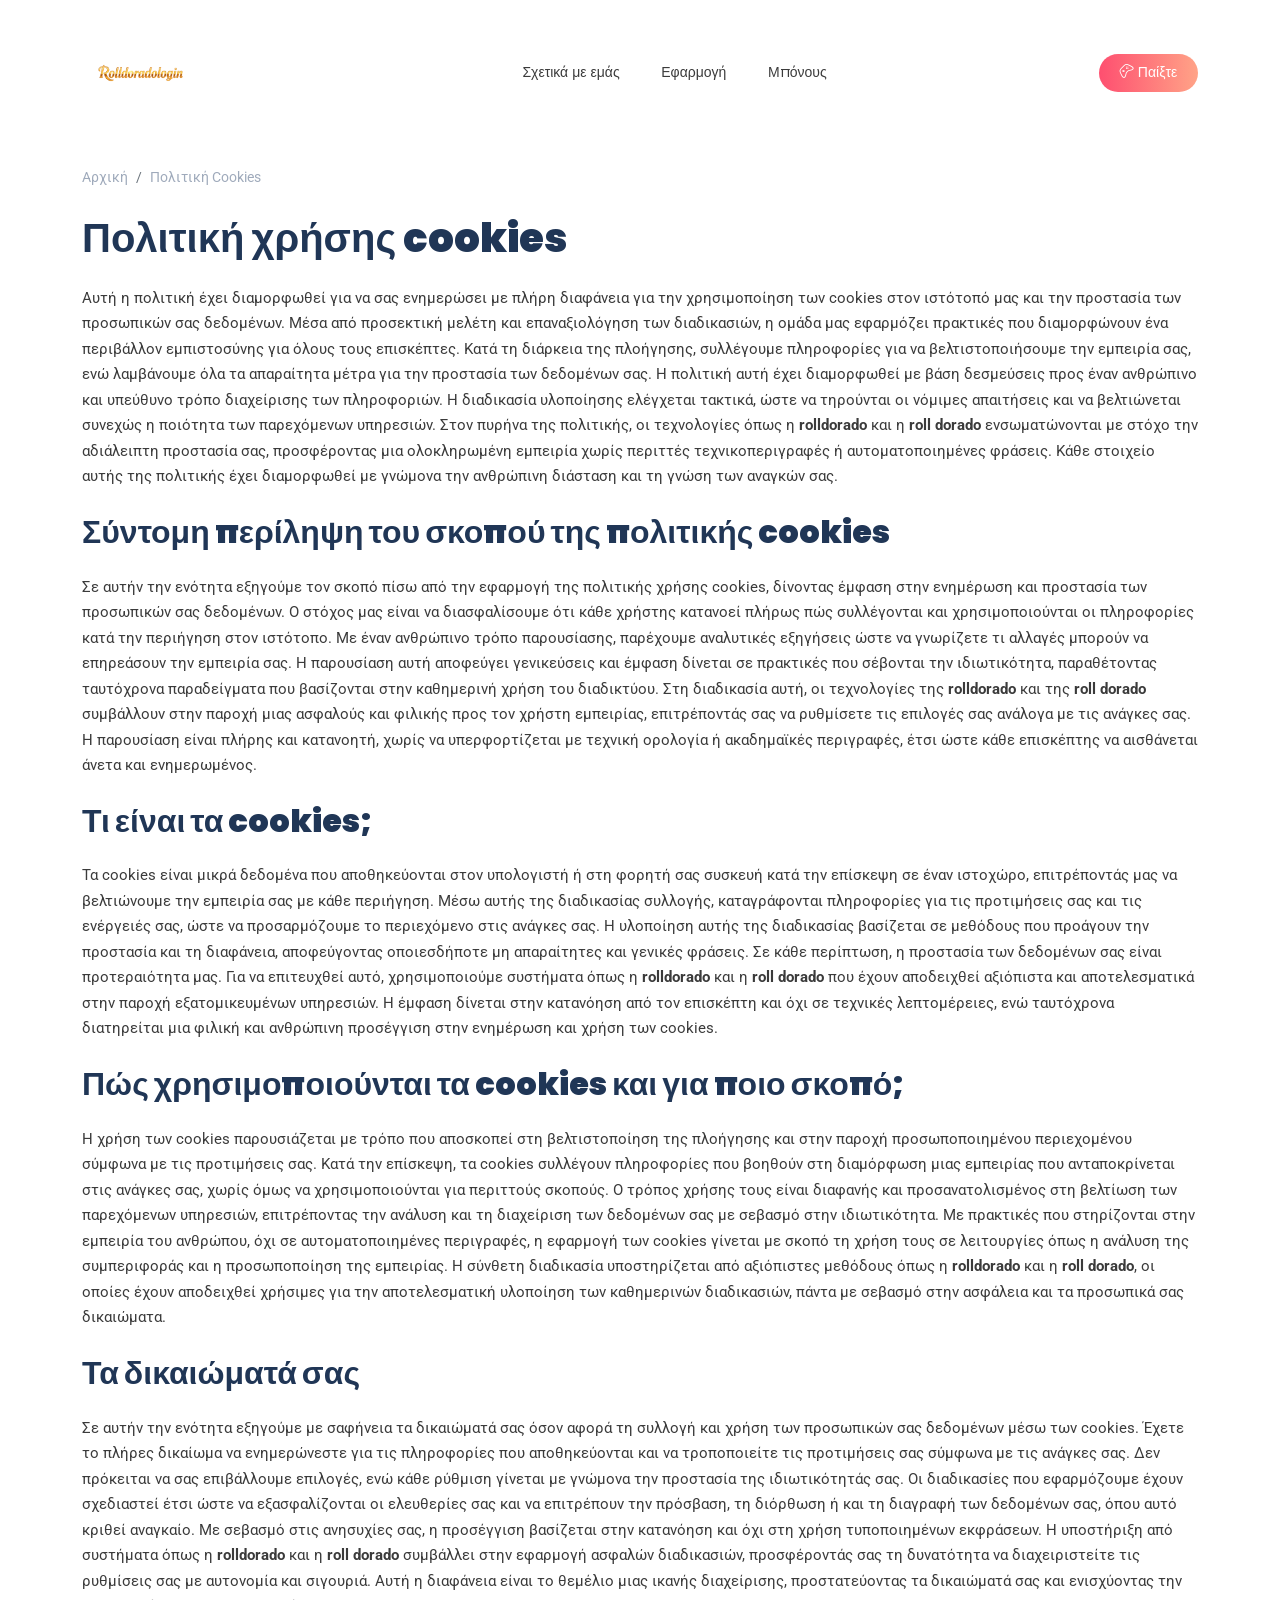
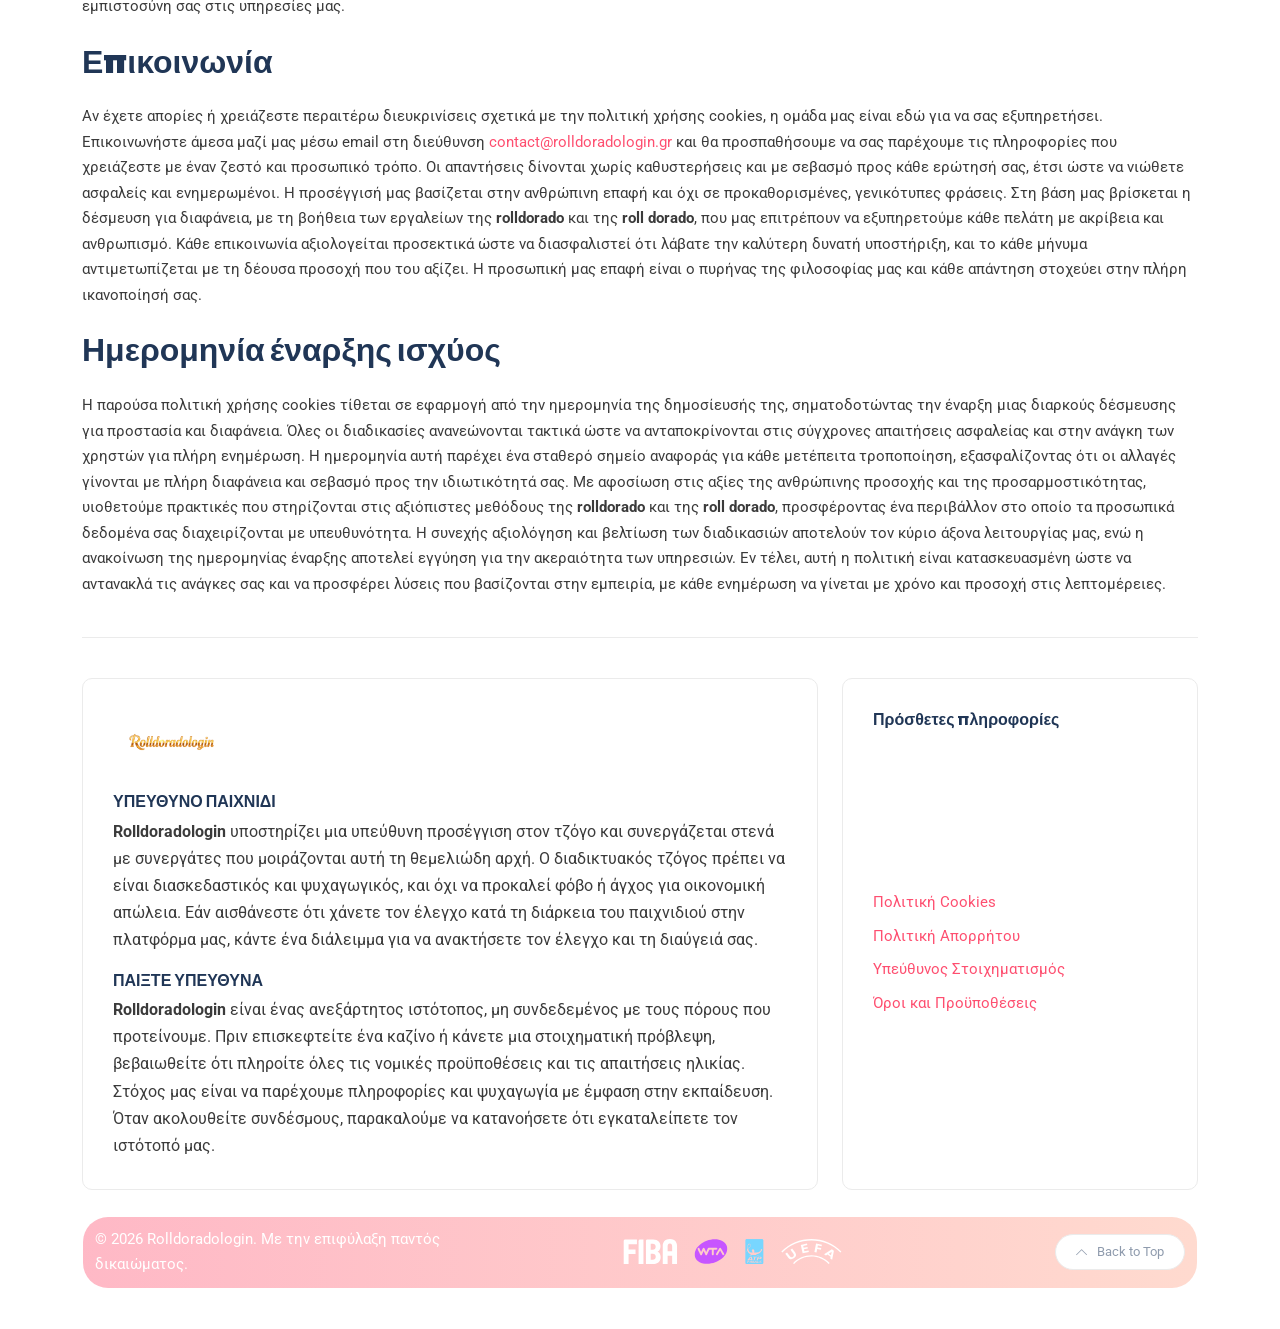
<file: cookie-policy/index.html>
<!DOCTYPE html><html lang="el-gr"><head><meta http-equiv="Content-Type" content="text/html; charset=UTF-8">
	<title>Χρήση Cookies – Ασφάλεια &amp; Διαφάνεια</title><meta name="description" content="Διαβάστε την πολιτική χρήσης cookies που εγγυάται ασφάλεια,
διαφάνεια και προστασία προσωπικών δεδομένων.">
	<meta name="viewport" content="width=device-width, initial-scale=1, maximum-scale=1"><link rel="shortcut icon" type="image/x-icon" href="/resources/favicon-32x32.578cdc2ad2.png"><meta name="keywords" content="rolldorado, roll dorado"><link rel="canonical" href="https://rolldoradologin.gr/cookie-policy/">
	<link rel="stylesheet" href="/stylesheet/bootstrap.min.c850f18d.css" type="text/css" media="all">
	<link rel="stylesheet" href="/stylesheet/all.min.aa1df95d.css" type="text/css" media="all">
	<link rel="stylesheet" href="/stylesheet/slick.c9586b1f.css" type="text/css" media="all">
	<link rel="stylesheet" href="/stylesheet/simple-line-icons.613984e9.css" type="text/css" media="all">
	<link rel="stylesheet" href="/stylesheet/style.4c25afc4.css" type="text/css" media="all">

	
    	<meta property="og:type" content="website">
    	<meta property="og:url" content="https://rolldoradologin.gr/cookie-policy/">
    	<meta property="og:title" content="Χρήση Cookies – Ασφάλεια &amp; Διαφάνεια">
    	<meta property="og:description" content="Διαβάστε την πολιτική χρήσης cookies που εγγυάται ασφάλεια,
διαφάνεια και προστασία προσωπικών δεδομένων."><meta property="og:image" content="https://rolldoradologin.gr/resources/logo.d5337071fe.png">
    	<meta property="twitter:card" content="summary_large_image">
    	<meta property="twitter:url" content="https://rolldoradologin.gr/cookie-policy/">
   	 <meta property="twitter:title" content="Χρήση Cookies – Ασφάλεια &amp; Διαφάνεια">
    	<meta property="twitter:description" content="Διαβάστε την πολιτική χρήσης cookies που εγγυάται ασφάλεια,
διαφάνεια και προστασία προσωπικών δεδομένων."><meta property="twitter:image" content="https://rolldoradologin.gr/resources/logo.d5337071fe.png"><meta name="robots" content="index, follow"><script type="application/ld+json">
{
  "@context": "https://schema.org",
  "@graph": [
    {
      "@type": "WebSite",
      "@id": "https:\/\/rolldoradologin.gr\/#website",
      "url": "https:\/\/rolldoradologin.gr\/",
      "name": "Rolldoradologin",
      "potentialAction": {
        "@type": "SearchAction",
        "target": "https:\/\/rolldoradologin.gr\/search?q={search_term_string}",
        "query-input": "required name=search_term_string"
      },
      "publisher": {
         "@id": "https:\/\/rolldoradologin.gr\/#organization"
      },
      "inLanguage": "el-GR"
    },
    {
      "@type": "Organization",
      "@id": "https:\/\/rolldoradologin.gr\/#organization",
      "name": "Rolldoradologin",
      "url": "https:\/\/rolldoradologin.gr\/",
      "logo": {
        "@type": "ImageObject",
        "url": "https:\/\/rolldoradologin.gr\/resources\/logo.png"

      }},{
      "@type": "BreadcrumbList",
      "@id": "https:\/\/rolldoradologin.gr\/cookie-policy\/#breadcrumb",
      "itemListElement": [{
          "@type": "ListItem",
          "position":  1 ,
          "name": "Αρχική",
          "item": "https:\/\/rolldoradologin.gr\/"
        },
            {
              "@type": "ListItem",
              "position":  2 ,
              "name": "Rolldorado Casino - Μπόνους έως 300€ \u0026 100 Free Spins",
              "item": "https:\/\/rolldoradologin.gr\/"
            },
        {
          "@type": "ListItem",
          "position":  3 ,
          "name": "Χρήση Cookies – Ασφάλεια \u0026 Διαφάνεια"
        }
      ]
    },{"@type": "WebPage",
      "@id": "https:\/\/rolldoradologin.gr\/cookie-policy\/",
      "url": "https:\/\/rolldoradologin.gr\/cookie-policy\/",
      "name": "Χρήση Cookies – Ασφάλεια \u0026 Διαφάνεια",
      "description": "Διαβάστε την πολιτική χρήσης cookies που εγγυάται ασφάλεια,\nδιαφάνεια και προστασία προσωπικών δεδομένων.",
      "inLanguage": "el-GR","datePublished": "2026-02-24T00:00:00Z",
      "dateModified": "2026-02-24T00:00:00Z",
      "isPartOf": {
        "@id": "https:\/\/rolldoradologin.gr\/#website"
      },"breadcrumb": {
         "@id": "https:\/\/rolldoradologin.gr\/cookie-policy\/#breadcrumb"
       }}]
}
</script></head><body class="_9228b69a02657cb3" data-build-pe796601155a4a115b4d8958d182dfe8a>


<div id="preloader">
	<div class="book_a5f7bdd123fa1fb3">
		<div class="inner">
			<div class="left"></div>
			<div class="middle_21fab3b4eb57c139"></div>
			<div class="right"></div>
		</div>
		<ul>
			<li></li>
			<li></li>
			<li></li>
			<li></li>
			<li></li>
			<li></li>
			<li></li>
			<li></li>
			<li></li>
			<li></li>
			<li></li>
			<li></li>
			<li></li>
			<li></li>
			<li></li>
			<li></li>
			<li></li>
			<li></li>
		</ul>
	</div>
</div>


<div class="site-wrapper_90c23b62070fc6b0">

	<div class="main-overlay"></div><header class="header-default">
	<nav class="navbar navbar-expand-lg_dcea54270ce1627d">
		<div class="container-xl_bc06e53fdeb7894e">
			<div class="col-0_f55160581701693e burger-div_e7b3a09fb3d36ed7">
                <button class="burger-menu icon-button_f422f945f6775b6a">
                    <span class="burger-icon_4cf60a57c3e73dfe"></span>
                </button>
            </div><a class="navbar-brand_0c90b14ce61d25b7" href="/"><img src="/resources/logo.d5337071fe.png" alt="Rolldoradologin" title="Rolldoradologin"></a> <div class="collapse navbar-collapse_df3c85b1a02de4a8">
				
			<ul class="navbar-nav mr-auto_993e2b6850fb9b4a"><li class="nav-item">
						<a class="nav-link" title="Σχετικά με εμάς" href="/about-us/">Σχετικά με εμάς</a></li><li class="nav-item">
						<a class="nav-link" title="Εφαρμογή" href="/app/">Εφαρμογή</a></li><li class="nav-item">
						<a class="nav-link" title="Μπόνους" href="/bonus/">Μπόνους</a></li></ul>
			</div>
			
			<div class="header-right_f100c3e3ea61ae82">
				<ul class="navbar-nav mr-auto_993e2b6850fb9b4a no-margin_78c4c398a79809a8">
					<li class="nav-item active"><a class="nav-link" title="Παίξτε" data-v-pe796601155a4a115b4d8958d182dfe8a><i class="icon-game-controller_b197d1d158881e82"></i><span> Παίξτε</span></a></li>
				</ul>
			</div>
		</div>
	</nav>
</header>
	<section class="main-content-lg_3b79a6744d864390">
        <div class="container"><div class="post post-single_e25adf76a88a58af"><nav aria-label="breadcrumb">
    <ol class="breadcrumb_bac375fd0c27f318 justify-content-right_890f8393c74c2348 mb-2_f2b181202a0c63a6">
        <li class="breadcrumb-item_a19e3897ada07900"><a href="/">Αρχική</a></li><li class="breadcrumb-item_a19e3897ada07900 active" aria-current="page">Πολιτική Cookies</li>
    </ol>
</nav><h1 id="πολιτική-χρήσης-cookies"><strong>Πολιτική χρήσης cookies</strong></h1>
<p>Αυτή η πολιτική έχει διαμορφωθεί για να σας ενημερώσει με πλήρη
διαφάνεια για την χρησιμοποίηση των cookies στον ιστότοπό μας και την
προστασία των προσωπικών σας δεδομένων. Μέσα από προσεκτική μελέτη και
επαναξιολόγηση των διαδικασιών, η ομάδα μας εφαρμόζει πρακτικές που
διαμορφώνουν ένα περιβάλλον εμπιστοσύνης για όλους τους επισκέπτες. Κατά
τη διάρκεια της πλοήγησης, συλλέγουμε πληροφορίες για να
βελτιστοποιήσουμε την εμπειρία σας, ενώ λαμβάνουμε όλα τα απαραίτητα
μέτρα για την προστασία των δεδομένων σας. Η πολιτική αυτή έχει
διαμορφωθεί με βάση δεσμεύσεις προς έναν ανθρώπινο και υπεύθυνο τρόπο
διαχείρισης των πληροφοριών. Η διαδικασία υλοποίησης ελέγχεται τακτικά,
ώστε να τηρούνται οι νόμιμες απαιτήσεις και να βελτιώνεται συνεχώς η
ποιότητα των παρεχόμενων υπηρεσιών. Στον πυρήνα της πολιτικής, οι
τεχνολογίες όπως η <strong>rolldorado</strong> και η <strong>roll dorado</strong> ενσωματώνονται
με στόχο την αδιάλειπτη προστασία σας, προσφέροντας μια ολοκληρωμένη
εμπειρία χωρίς περιττές τεχνικοπεριγραφές ή αυτοματοποιημένες φράσεις.
Κάθε στοιχείο αυτής της πολιτικής έχει διαμορφωθεί με γνώμονα την
ανθρώπινη διάσταση και τη γνώση των αναγκών σας.</p>
<h2 id="σύντομη-περίληψη-του-σκοπού-της-πολιτικής-cookies"><strong>Σύντομη περίληψη του σκοπού της πολιτικής cookies</strong></h2>
<p>Σε αυτήν την ενότητα εξηγούμε τον σκοπό πίσω από την εφαρμογή της
πολιτικής χρήσης cookies, δίνοντας έμφαση στην ενημέρωση και προστασία
των προσωπικών σας δεδομένων. Ο στόχος μας είναι να διασφαλίσουμε ότι
κάθε χρήστης κατανοεί πλήρως πώς συλλέγονται και χρησιμοποιούνται οι
πληροφορίες κατά την περιήγηση στον ιστότοπο. Με έναν ανθρώπινο τρόπο
παρουσίασης, παρέχουμε αναλυτικές εξηγήσεις ώστε να γνωρίζετε τι αλλαγές
μπορούν να επηρεάσουν την εμπειρία σας. Η παρουσίαση αυτή αποφεύγει
γενικεύσεις και έμφαση δίνεται σε πρακτικές που σέβονται την
ιδιωτικότητα, παραθέτοντας ταυτόχρονα παραδείγματα που βασίζονται στην
καθημερινή χρήση του διαδικτύου. Στη διαδικασία αυτή, οι τεχνολογίες της
<strong>rolldorado</strong> και της <strong>roll dorado</strong> συμβάλλουν στην παροχή μιας
ασφαλούς και φιλικής προς τον χρήστη εμπειρίας, επιτρέποντάς σας να
ρυθμίσετε τις επιλογές σας ανάλογα με τις ανάγκες σας. Η παρουσίαση
είναι πλήρης και κατανοητή, χωρίς να υπερφορτίζεται με τεχνική ορολογία
ή ακαδημαϊκές περιγραφές, έτσι ώστε κάθε επισκέπτης να αισθάνεται άνετα
και ενημερωμένος.</p>
<h2 id="τι-είναι-τα-cookies"><strong>Τι είναι τα cookies;</strong></h2>
<p>Τα cookies είναι μικρά δεδομένα που αποθηκεύονται στον υπολογιστή ή στη
φορητή σας συσκευή κατά την επίσκεψη σε έναν ιστοχώρο, επιτρέποντάς μας
να βελτιώνουμε την εμπειρία σας με κάθε περιήγηση. Μέσω αυτής της
διαδικασίας συλλογής, καταγράφονται πληροφορίες για τις προτιμήσεις σας
και τις ενέργειές σας, ώστε να προσαρμόζουμε το περιεχόμενο στις ανάγκες
σας. Η υλοποίηση αυτής της διαδικασίας βασίζεται σε μεθόδους που
προάγουν την προστασία και τη διαφάνεια, αποφεύγοντας οποιεσδήποτε μη
απαραίτητες και γενικές φράσεις. Σε κάθε περίπτωση, η προστασία των
δεδομένων σας είναι προτεραιότητα μας. Για να επιτευχθεί αυτό,
χρησιμοποιούμε συστήματα όπως η <strong>rolldorado</strong> και η <strong>roll dorado</strong> που
έχουν αποδειχθεί αξιόπιστα και αποτελεσματικά στην παροχή
εξατομικευμένων υπηρεσιών. Η έμφαση δίνεται στην κατανόηση από τον
επισκέπτη και όχι σε τεχνικές λεπτομέρειες, ενώ ταυτόχρονα διατηρείται
μια φιλική και ανθρώπινη προσέγγιση στην ενημέρωση και χρήση των
cookies.</p>
<h2 id="πώς-χρησιμοποιούνται-τα-cookies-και-για-ποιο-σκοπό"><strong>Πώς χρησιμοποιούνται τα cookies και για ποιο σκοπό;</strong></h2>
<p>Η χρήση των cookies παρουσιάζεται με τρόπο που αποσκοπεί στη
βελτιστοποίηση της πλοήγησης και στην παροχή προσωποποιημένου
περιεχομένου σύμφωνα με τις προτιμήσεις σας. Κατά την επίσκεψη, τα
cookies συλλέγουν πληροφορίες που βοηθούν στη διαμόρφωση μιας εμπειρίας
που ανταποκρίνεται στις ανάγκες σας, χωρίς όμως να χρησιμοποιούνται για
περιττούς σκοπούς. Ο τρόπος χρήσης τους είναι διαφανής και
προσανατολισμένος στη βελτίωση των παρεχόμενων υπηρεσιών, επιτρέποντας
την ανάλυση και τη διαχείριση των δεδομένων σας με σεβασμό στην
ιδιωτικότητα. Με πρακτικές που στηρίζονται στην εμπειρία του ανθρώπου,
όχι σε αυτοματοποιημένες περιγραφές, η εφαρμογή των cookies γίνεται με
σκοπό τη χρήση τους σε λειτουργίες όπως η ανάλυση της συμπεριφοράς και η
προσωποποίηση της εμπειρίας. Η σύνθετη διαδικασία υποστηρίζεται από
αξιόπιστες μεθόδους όπως η <strong>rolldorado</strong> και η <strong>roll dorado</strong>, οι
οποίες έχουν αποδειχθεί χρήσιμες για την αποτελεσματική υλοποίηση των
καθημερινών διαδικασιών, πάντα με σεβασμό στην ασφάλεια και τα προσωπικά
σας δικαιώματα.</p>
<h2 id="τα-δικαιώματά-σας"><strong>Τα δικαιώματά σας</strong></h2>
<p>Σε αυτήν την ενότητα εξηγούμε με σαφήνεια τα δικαιώματά σας όσον αφορά
τη συλλογή και χρήση των προσωπικών σας δεδομένων μέσω των cookies.
Έχετε το πλήρες δικαίωμα να ενημερώνεστε για τις πληροφορίες που
αποθηκεύονται και να τροποποιείτε τις προτιμήσεις σας σύμφωνα με τις
ανάγκες σας. Δεν πρόκειται να σας επιβάλλουμε επιλογές, ενώ κάθε ρύθμιση
γίνεται με γνώμονα την προστασία της ιδιωτικότητάς σας. Οι διαδικασίες
που εφαρμόζουμε έχουν σχεδιαστεί έτσι ώστε να εξασφαλίζονται οι
ελευθερίες σας και να επιτρέπουν την πρόσβαση, τη διόρθωση ή και τη
διαγραφή των δεδομένων σας, όπου αυτό κριθεί αναγκαίο. Με σεβασμό στις
ανησυχίες σας, η προσέγγιση βασίζεται στην κατανόηση και όχι στη χρήση
τυποποιημένων εκφράσεων. Η υποστήριξη από συστήματα όπως η
<strong>rolldorado</strong> και η <strong>roll dorado</strong> συμβάλλει στην εφαρμογή ασφαλών
διαδικασιών, προσφέροντάς σας τη δυνατότητα να διαχειριστείτε τις
ρυθμίσεις σας με αυτονομία και σιγουριά. Αυτή η διαφάνεια είναι το
θεμέλιο μιας ικανής διαχείρισης, προστατεύοντας τα δικαιώματά σας και
ενισχύοντας την εμπιστοσύνη σας στις υπηρεσίες μας.</p>
<h2 id="επικοινωνία"><strong>Επικοινωνία</strong></h2>
<p>Αν έχετε απορίες ή χρειάζεστε περαιτέρω διευκρινίσεις σχετικά με την
πολιτική χρήσης cookies, η ομάδα μας είναι εδώ για να σας εξυπηρετήσει.
Επικοινωνήστε άμεσα μαζί μας μέσω email στη διεύθυνση
<a href="mailto:contact@rolldoradologin.gr">contact@rolldoradologin.gr</a> και θα προσπαθήσουμε να σας παρέχουμε τις
πληροφορίες που χρειάζεστε με έναν ζεστό και προσωπικό τρόπο. Οι
απαντήσεις δίνονται χωρίς καθυστερήσεις και με σεβασμό προς κάθε ερώτησή
σας, έτσι ώστε να νιώθετε ασφαλείς και ενημερωμένοι. Η προσέγγισή μας
βασίζεται στην ανθρώπινη επαφή και όχι σε προκαθορισμένες, γενικότυπες
φράσεις. Στη βάση μας βρίσκεται η δέσμευση για διαφάνεια, με τη βοήθεια
των εργαλείων της <strong>rolldorado</strong> και της <strong>roll dorado</strong>, που μας
επιτρέπουν να εξυπηρετούμε κάθε πελάτη με ακρίβεια και ανθρωπισμό. Κάθε
επικοινωνία αξιολογείται προσεκτικά ώστε να διασφαλιστεί ότι λάβατε την
καλύτερη δυνατή υποστήριξη, και το κάθε μήνυμα αντιμετωπίζεται με τη
δέουσα προσοχή που του αξίζει. Η προσωπική μας επαφή είναι ο πυρήνας της
φιλοσοφίας μας και κάθε απάντηση στοχεύει στην πλήρη ικανοποίησή σας.</p>
<h2 id="ημερομηνία-έναρξης-ισχύος"><strong>Ημερομηνία έναρξης ισχύος</strong></h2>
<p>Η παρούσα πολιτική χρήσης cookies τίθεται σε εφαρμογή από την ημερομηνία
της δημοσίευσής της, σηματοδοτώντας την έναρξη μιας διαρκούς δέσμευσης
για προστασία και διαφάνεια. Όλες οι διαδικασίες ανανεώνονται τακτικά
ώστε να ανταποκρίνονται στις σύγχρονες απαιτήσεις ασφαλείας και στην
ανάγκη των χρηστών για πλήρη ενημέρωση. Η ημερομηνία αυτή παρέχει ένα
σταθερό σημείο αναφοράς για κάθε μετέπειτα τροποποίηση, εξασφαλίζοντας
ότι οι αλλαγές γίνονται με πλήρη διαφάνεια και σεβασμό προς την
ιδιωτικότητά σας. Με αφοσίωση στις αξίες της ανθρώπινης προσοχής και της
προσαρμοστικότητας, υιοθετούμε πρακτικές που στηρίζονται στις αξιόπιστες
μεθόδους της <strong>rolldorado</strong> και της <strong>roll dorado</strong>, προσφέροντας ένα
περιβάλλον στο οποίο τα προσωπικά δεδομένα σας διαχειρίζονται με
υπευθυνότητα. Η συνεχής αξιολόγηση και βελτίωση των διαδικασιών
αποτελούν τον κύριο άξονα λειτουργίας μας, ενώ η ανακοίνωση της
ημερομηνίας έναρξης αποτελεί εγγύηση για την ακεραιότητα των υπηρεσιών.
Εν τέλει, αυτή η πολιτική είναι κατασκευασμένη ώστε να αντανακλά τις
ανάγκες σας και να προσφέρει λύσεις που βασίζονται στην εμπειρία, με
κάθε ενημέρωση να γίνεται με χρόνο και προσοχή στις λεπτομέρειες.</p>
</div></div>
	</section>
	<footer>
	<div class="container-xl_bc06e53fdeb7894e">
		<div class="footer-inner_10dfbe61e36ec914">
			<div class="row gy-4_0b3053a19df59f7a">
                <div class="col-sm-8_c2a49b3060119f88">
                    
                    <div class="post post-grid_4d56857c2900b2b4 rounded_0ee033effc7e56e3 bordered_b52fcdde530e7152">
                        <div class="details_537212312bf82bcb"><a class="navbar-brand_0c90b14ce61d25b7 mt-1_467b711b881f96ff" href="/"><img src="/resources/logo.d5337071fe.png" alt="Rolldoradologin" title="Rolldoradologin"></a><p class="post-title_a9bd15673752ff6a mb-1_a6e73a8522d3a605 mt-3_4f70d8cc6133d975">ΥΠΕΥΘΥΝΟ ΠΑΙΧΝΙΔΙ</p>
                            <p class="excerpt_2be0e17eb13fcc61 mb-0_d3feff4ef2794074"><strong>Rolldoradologin</strong> υποστηρίζει μια υπεύθυνη προσέγγιση στον τζόγο και συνεργάζεται στενά με συνεργάτες που μοιράζονται αυτή τη θεμελιώδη αρχή. Ο διαδικτυακός τζόγος πρέπει να είναι διασκεδαστικός και ψυχαγωγικός, και όχι να προκαλεί φόβο ή άγχος για οικονομική απώλεια. Εάν αισθάνεστε ότι χάνετε τον έλεγχο κατά τη διάρκεια του παιχνιδιού στην πλατφόρμα μας, κάντε ένα διάλειμμα για να ανακτήσετε τον έλεγχο και τη διαύγειά σας.</p>
                        	<p class="post-title_a9bd15673752ff6a mb-1_a6e73a8522d3a605 mt-3_4f70d8cc6133d975">ΠΑΙΞΤΕ ΥΠΕΥΘΥΝΑ</p>
                        	<p class="excerpt_2be0e17eb13fcc61 mb-0_d3feff4ef2794074"><strong>Rolldoradologin</strong> είναι ένας ανεξάρτητος ιστότοπος, μη συνδεδεμένος με τους πόρους που προτείνουμε. Πριν επισκεφτείτε ένα καζίνο ή κάνετε μια στοιχηματική πρόβλεψη, βεβαιωθείτε ότι πληροίτε όλες τις νομικές προϋποθέσεις και τις απαιτήσεις ηλικίας. Στόχος μας είναι να παρέχουμε πληροφορίες και ψυχαγωγία με έμφαση στην εκπαίδευση. Όταν ακολουθείτε συνδέσμους, παρακαλούμε να κατανοήσετε ότι εγκαταλείπετε τον ιστότοπό μας.</p>
						</div>
                    </div>
                </div>
                <div class="col-sm-4_4e1f6e751dccc4cb">
                    
                    <div class="post post-grid_4d56857c2900b2b4 rounded_0ee033effc7e56e3 bordered_b52fcdde530e7152">
                        <div class="details_537212312bf82bcb box_6b637dfd1bcdd1d1">
                            <p class="post-title_a9bd15673752ff6a mb-3_9762a11fb415650c mt-0_50e44ec5c5f716dc">Πρόσθετες πληροφορίες</p>
                            <ul class="list-unstyled_6c683e6f1f248d8b"><li class="mt-1_467b711b881f96ff mb-1_a6e73a8522d3a605">
							        <a href="/cookie-policy/" title="Πολιτική Cookies">Πολιτική Cookies</a> 
							    </li><li class="mt-1_467b711b881f96ff mb-1_a6e73a8522d3a605">
							        <a href="/privacy-policy/" title="Πολιτική Απορρήτου">Πολιτική Απορρήτου</a> 
							    </li><li class="mt-1_467b711b881f96ff mb-1_a6e73a8522d3a605">
							        <a href="/responsible-gambling/" title="Υπεύθυνος Στοιχηματισμός">Υπεύθυνος Στοιχηματισμός</a> 
							    </li><li class="mt-1_467b711b881f96ff mb-1_a6e73a8522d3a605">
							        <a href="/terms-and-conditions/" title="Όροι και Προϋποθέσεις">Όροι και Προϋποθέσεις</a> 
							    </li></ul>
                        </div>
                    </div>
                </div>
            </div>
			<br><div class="row d-flex align-items-center_d93eb880ae0a874c gy-4_0b3053a19df59f7a colorful-footer_569c575fd3af052e">
				
				<div class="col-md-4_e90890d65a6c70a7">
					<span class="copyright_1cb8b36b52300dc9">© 2026 Rolldoradologin. Με την επιφύλαξη παντός δικαιώματος.</span>
				</div>

				
				<div class="col-md-6_859019aa990cf40f text-center_895b0e205e64ed57">
					<ul class="social-icons_a26f1c4a5f76dad7 list-unstyled_6c683e6f1f248d8b list-inline_68e3fbb5f7312608 mb-0_d3feff4ef2794074"><li class="list-inline-item_b5b0c641c07cfcb0"><img src="/resources/casino-logos_f5fe3fc256/logo.d5337071fe.svg" title="Rolldoradologin" alt="Rolldoradologin" loading="lazy"></li><li class="list-inline-item_b5b0c641c07cfcb0"><img src="/resources/casino-logos_f5fe3fc256/wta.6a7504ffd9.svg" title="Rolldoradologin" alt="Rolldoradologin" loading="lazy"></li><li class="list-inline-item_b5b0c641c07cfcb0"><img src="/resources/casino-logos_f5fe3fc256/afp.2ae90261fa.svg" title="Rolldoradologin" alt="Rolldoradologin" loading="lazy"></li><li class="list-inline-item_b5b0c641c07cfcb0"><img src="/resources/casino-logos_f5fe3fc256/uefa.ae4f8d1170.svg" title="Rolldoradologin" alt="Rolldoradologin" loading="lazy"></li></ul>
				</div>

				
				<div class="col-md-2_9bfca305c3c056b4">
					<a href="#" id="return-to-top" class="float-md-end_711f6713b492ac6f"><i class="icon-arrow-up_f5a97d0057f18cc4"></i><span>Back to Top</span></a>
				</div>
			</div>
		</div>
	</div>
</footer></div>



<div class="canvas-menu position-left_004a84b75dcc6331 d-flex align-items-end_398c724f5c81deb8 flex-column_7f2e6c4fc9aba020">
	
	<button type="button" class="btn-close" aria-label="Close"></button>

	
	<div class="logo_f6bc7c07051735a4"><a class="navbar-brand_0c90b14ce61d25b7" href="/"><img src="/resources/logo.d5337071fe.png" alt="Rolldoradologin" title="Rolldoradologin"></a> </div>

	<nav>
	<ul class="vertical-menu"><li class="_9228b69a02657cb3">
			<a href="/about-us/" title="Σχετικά με εμάς">Σχετικά με εμάς</a></li><li class="_9228b69a02657cb3">
			<a href="/app/" title="Εφαρμογή">Εφαρμογή</a></li><li class="_9228b69a02657cb3">
			<a href="/bonus/" title="Μπόνους">Μπόνους</a></li></ul>
</nav></div>


<script src="/javascript/jquery.min.3ce45502.js"></script>
<script src="/javascript/popper.min.16ac66e6.js"></script>
<script src="/javascript/bootstrap.min.afdd6af8.js"></script>
<script src="/javascript/slick.min.f31cbd54.js"></script>
<script src="/javascript/jquery.sticky-sidebar.min.6d04195d.js"></script>
<script src="/javascript/custom.928ed750.js"></script><script src="/app.714a3ffa1f5808a05cd3256b724fd262bf928caba9e22d43c2039627b916e78b.js" integrity="sha384-GDb5oMXYkCgCJRUzmPhinwxq0QmExwx4FRUvITjl3ritX9MZYPPiplSJs/7Da2ta" defer=""></script>
</body></html>
</file>
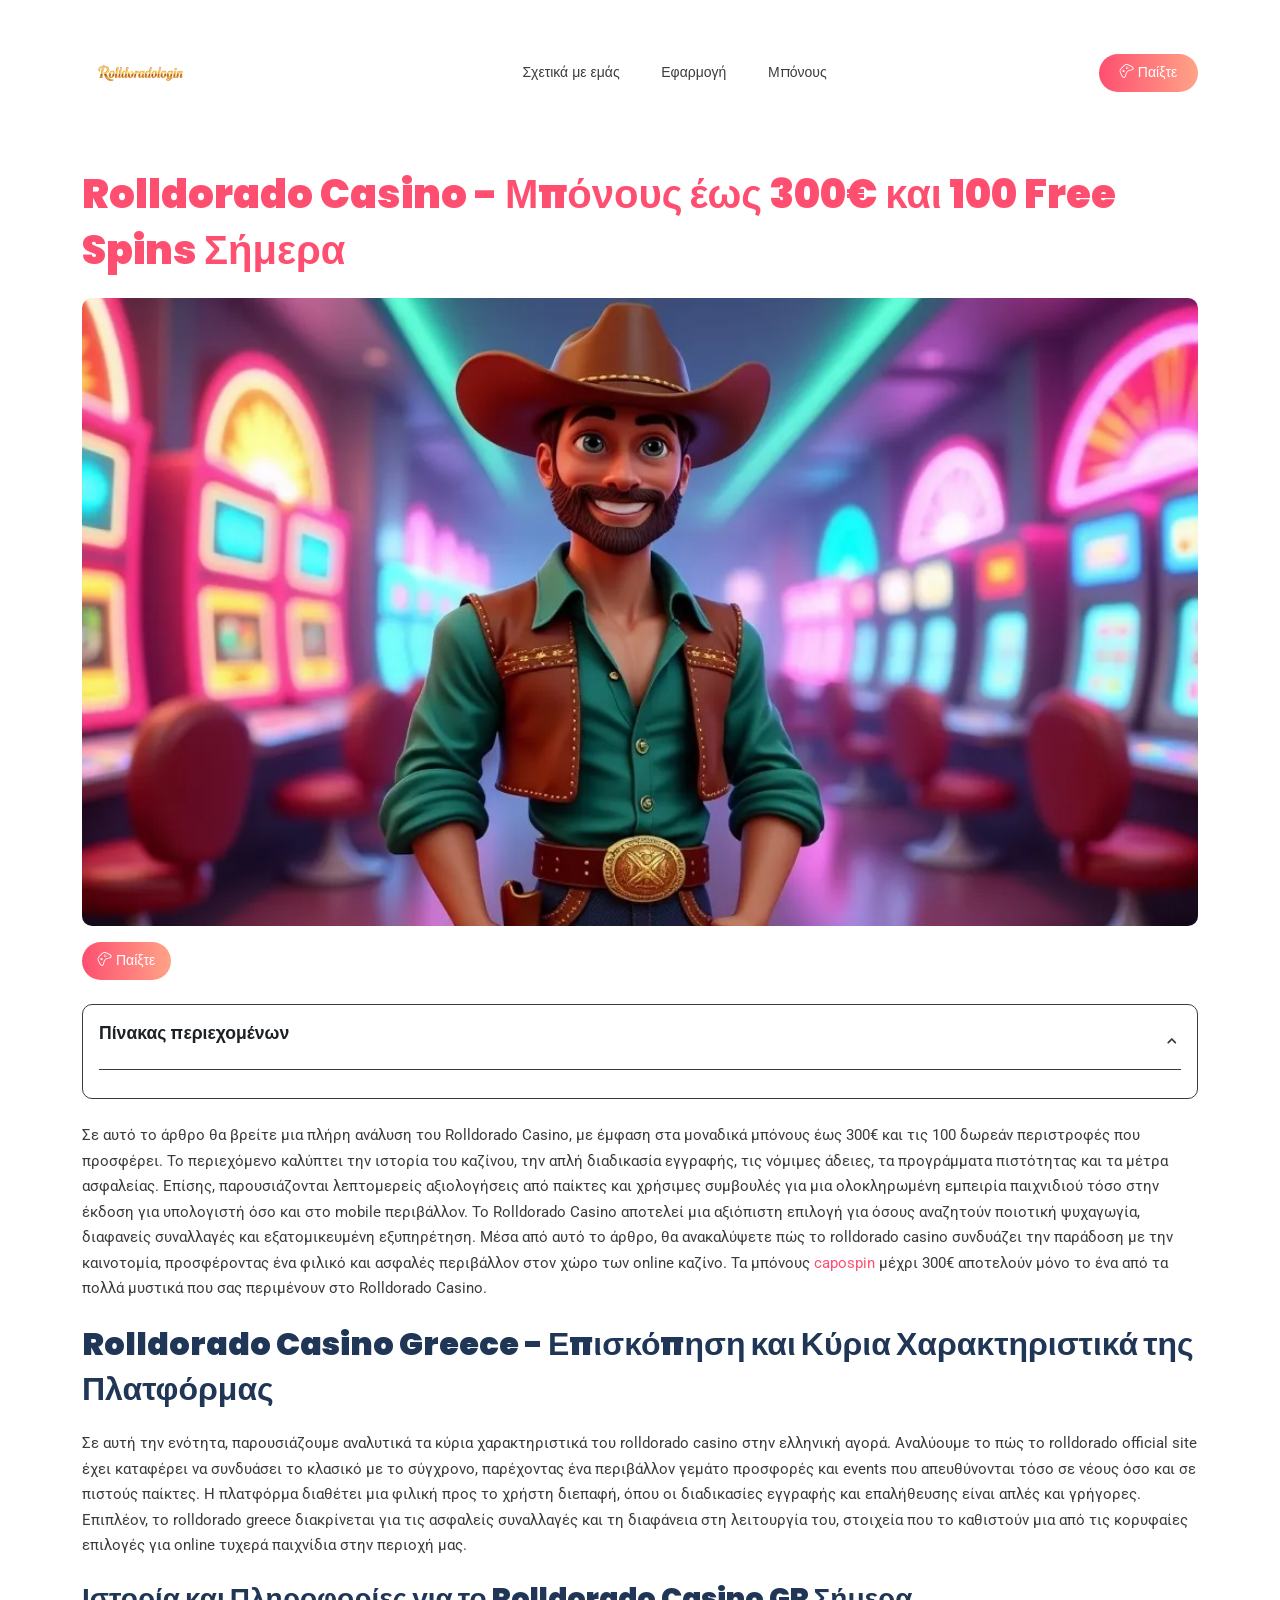
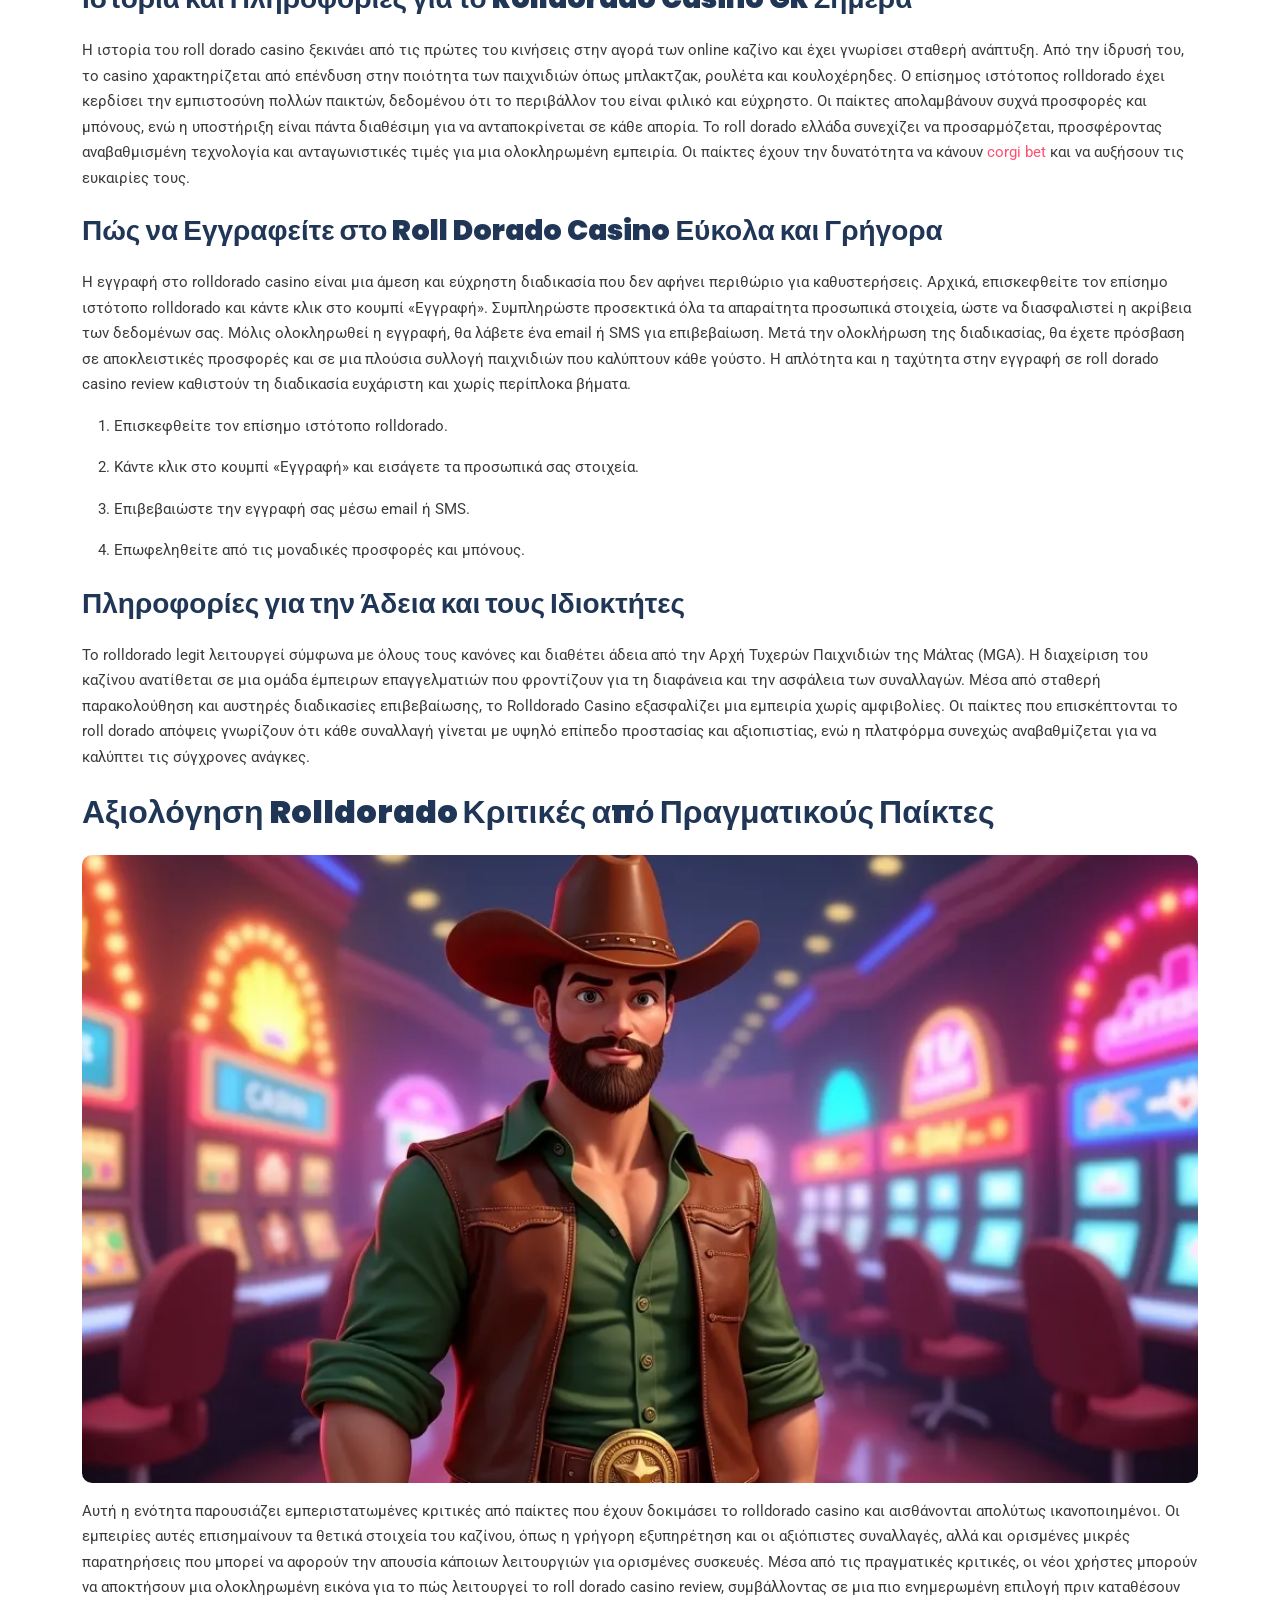
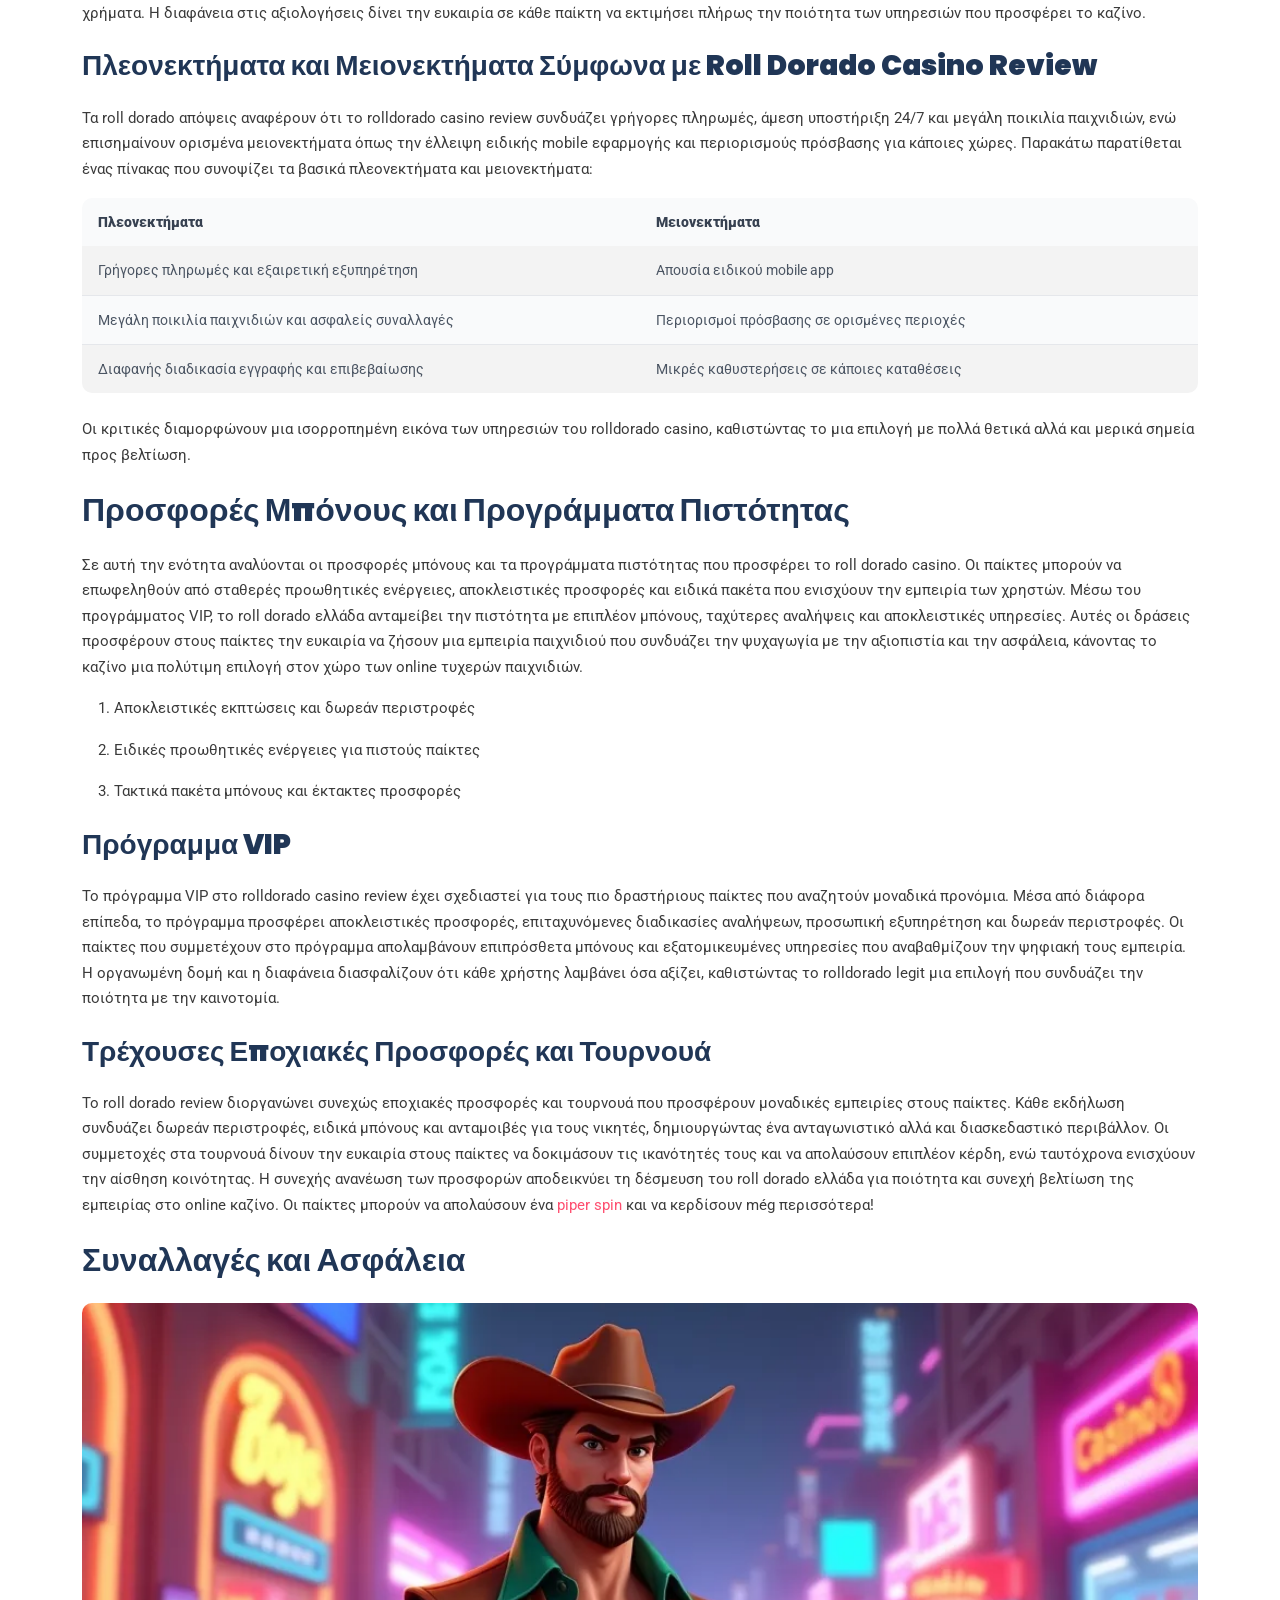
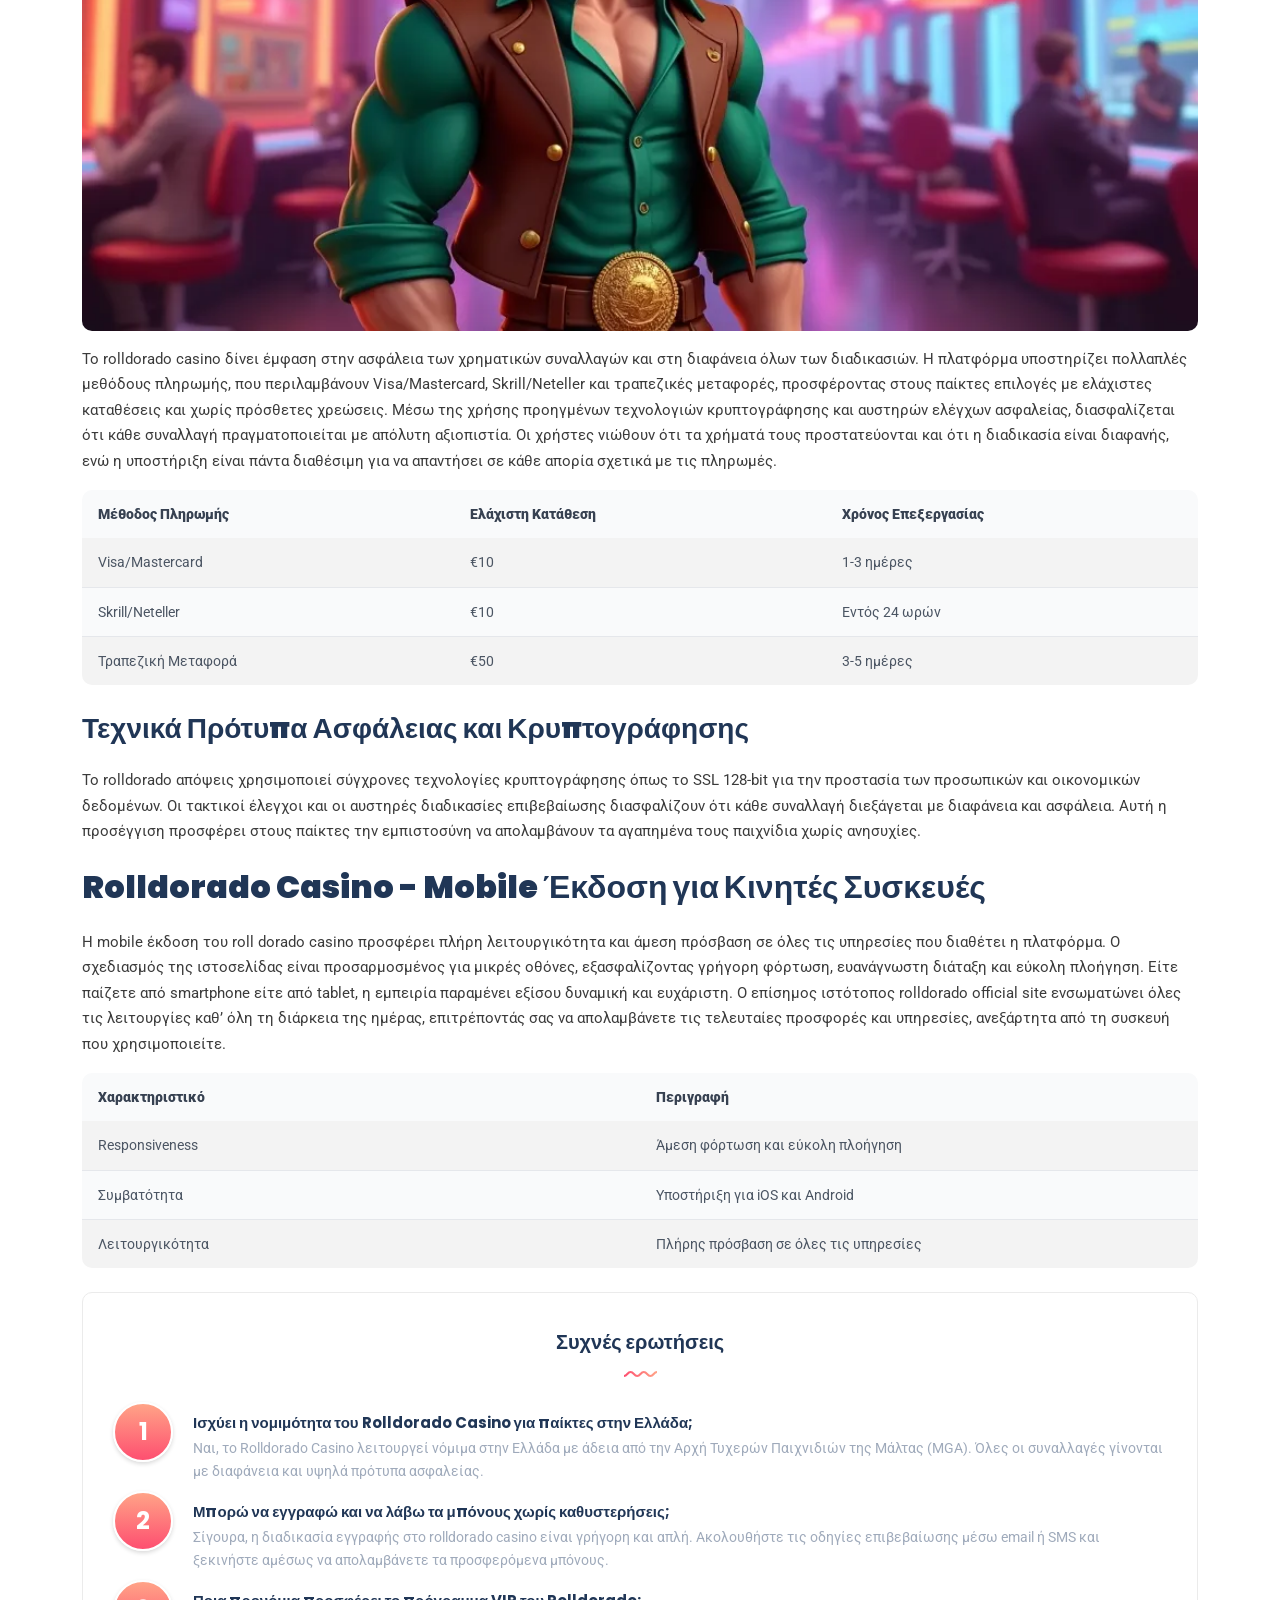
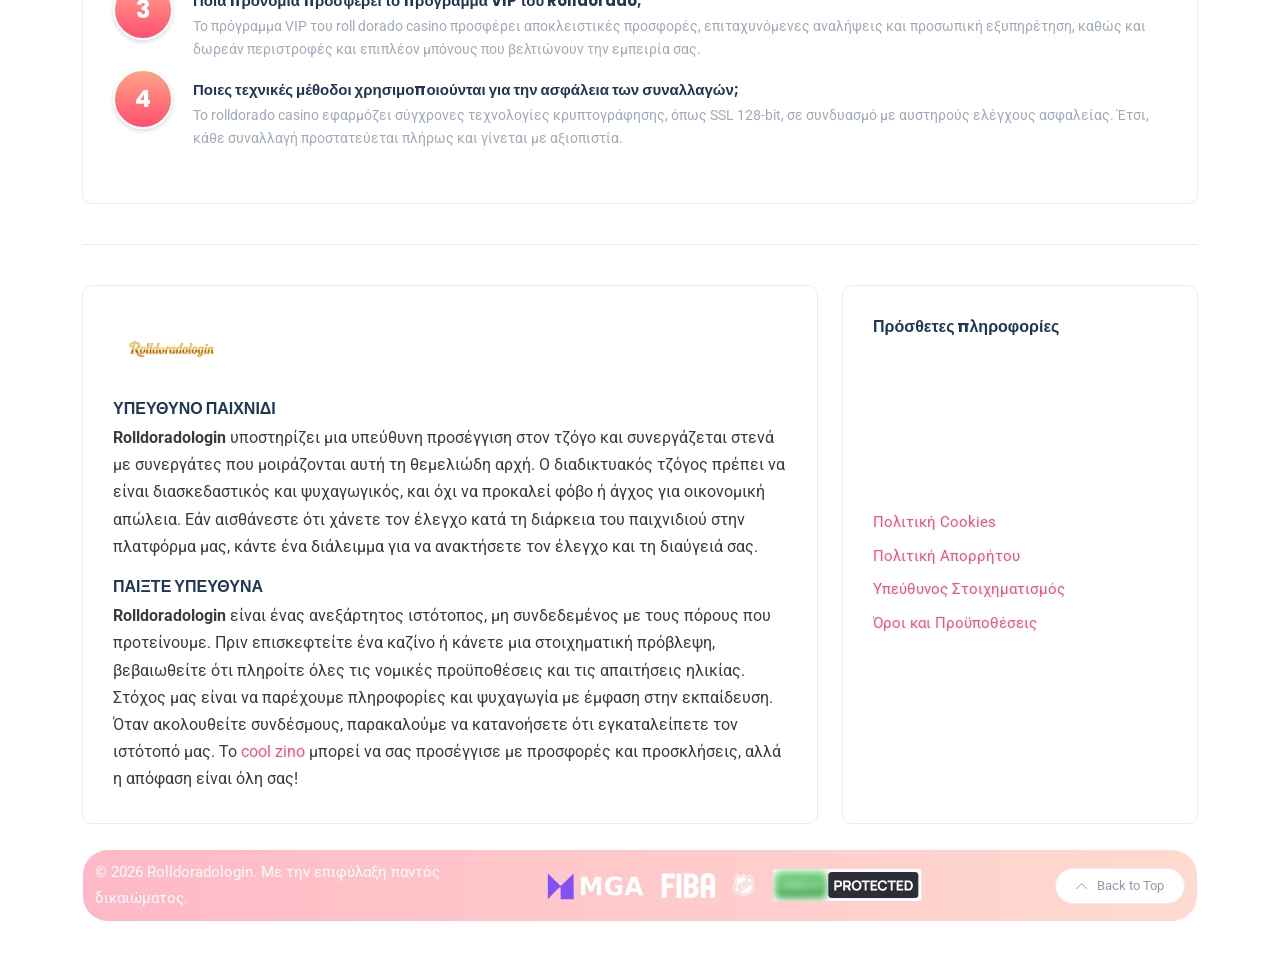
<file: el-GR/index.html>
<!DOCTYPE html><html lang="el-GR"><head><meta http-equiv="Content-Type" content="text/html; charset=UTF-8">
	<title>Rolldorado Casino - Μπόνους έως 300€ &amp; 100 Free Spins</title><meta name="description" content="Ανακαλύψτε το Rolldorado Casino με μπόνους έως 300€ &amp; 100 free
spins. Απολαύστε εγγραφή, ασφαλείς συναλλαγές και μια ολοκληρωμένη
εμπειρία.">
	<meta name="viewport" content="width=device-width, initial-scale=1, maximum-scale=1"><link rel="shortcut icon" type="image/x-icon" href="/resources/favicon-32x32.578cdc2ad2.png"><meta name="keywords" content="rolldorado, rolldorado casino, rolldorado official site, rolldorado greece, επίσημος ιστότοπος rolldorado, roll dorado casino, roll dorado, roll dorado ελλάδα, roll dorado απόψεις, roll dorado legit, is roll dorado legit, roll dorado casino review, roll dorado review"><link rel="canonical" href="https://rolldoradologin.gr/el-GR/">
	<link rel="stylesheet" href="/stylesheet/bootstrap.min.c850f18d.css" type="text/css" media="all">
	<link rel="stylesheet" href="/stylesheet/all.min.aa1df95d.css" type="text/css" media="all">
	<link rel="stylesheet" href="/stylesheet/slick.c9586b1f.css" type="text/css" media="all">
	<link rel="stylesheet" href="/stylesheet/simple-line-icons.613984e9.css" type="text/css" media="all">
	<link rel="stylesheet" href="/stylesheet/style.4c25afc4.css" type="text/css" media="all">

	
    	<meta property="og:type" content="website">
    	<meta property="og:url" content="https://rolldoradologin.gr/el-GR/">
    	<meta property="og:title" content="Rolldorado Casino - Μπόνους έως 300€ &amp; 100 Free Spins">
    	<meta property="og:description" content="Ανακαλύψτε το Rolldorado Casino με μπόνους έως 300€ &amp; 100 free
spins. Απολαύστε εγγραφή, ασφαλείς συναλλαγές και μια ολοκληρωμένη
εμπειρία."><meta property="og:image" content="https://rolldoradologin.gr/resources/logo.d5337071fe.png">
    	<meta property="twitter:card" content="summary_large_image">
    	<meta property="twitter:url" content="https://rolldoradologin.gr/">
   	 <meta property="twitter:title" content="Rolldorado Casino - Μπόνους έως 300€ &amp; 100 Free Spins">
    	<meta property="twitter:description" content="Ανακαλύψτε το Rolldorado Casino με μπόνους έως 300€ &amp; 100 free
spins. Απολαύστε εγγραφή, ασφαλείς συναλλαγές και μια ολοκληρωμένη
εμπειρία."><meta property="twitter:image" content="https://rolldoradologin.gr/resources/logo.d5337071fe.png"><meta name="robots" content="index, follow"><script type="application/ld+json">
{
  "@context": "https://schema.org",
  "@graph": [
    {
      "@type": "WebSite",
      "@id": "https:\/\/rolldoradologin.gr\/#website",
      "url": "https:\/\/rolldoradologin.gr\/",
      "name": "Rolldoradologin",
      "potentialAction": {
        "@type": "SearchAction",
        "target": "https:\/\/rolldoradologin.gr\/search?q={search_term_string}",
        "query-input": "required name=search_term_string"
      },
      "publisher": {
         "@id": "https:\/\/rolldoradologin.gr\/#organization"
      },
      "inLanguage": "el-GR"
    },
    {
      "@type": "Organization",
      "@id": "https:\/\/rolldoradologin.gr\/#organization",
      "name": "Rolldoradologin",
      "url": "https:\/\/rolldoradologin.gr\/",
      "logo": {
        "@type": "ImageObject",
        "url": "https:\/\/rolldoradologin.gr\/resources\/logo.png"

      }},{"@type": "WebPage",
      "@id": "https:\/\/rolldoradologin.gr\/",
      "url": "https:\/\/rolldoradologin.gr\/",
      "name": "Rolldorado Casino - Μπόνους έως 300€ \u0026 100 Free Spins",
      "description": "Ανακαλύψτε το Rolldorado Casino με μπόνους έως 300€ \u0026 100 free\nspins. Απολαύστε εγγραφή, ασφαλείς συναλλαγές και μια ολοκληρωμένη\nεμπειρία.",
      "inLanguage": "el-GR","datePublished": "2026-02-18T00:00:00Z",
      "dateModified": "2026-02-18T00:00:00Z",
      "isPartOf": {
        "@id": "https:\/\/rolldoradologin.gr\/#website"
      }},
    {
      "@type": "FAQPage",
      "mainEntity": [{
          "@type": "Question",
          "name": "Ισχύει η νομιμότητα του Rolldorado Casino για παίκτες στην Ελλάδα;",
          "acceptedAnswer": {
            "@type": "Answer",
            "text": "Ναι, το Rolldorado Casino λειτουργεί νόμιμα στην Ελλάδα με άδεια από την Αρχή Τυχερών Παιχνιδιών της Μάλτας (MGA). Όλες οι συναλλαγές γίνονται με διαφάνεια και υψηλά πρότυπα ασφαλείας.\n"
          }
        },{
          "@type": "Question",
          "name": "Μπορώ να εγγραφώ και να λάβω τα μπόνους χωρίς καθυστερήσεις;",
          "acceptedAnswer": {
            "@type": "Answer",
            "text": "Σίγουρα, η διαδικασία εγγραφής στο rolldorado casino είναι γρήγορη και απλή. Ακολουθήστε τις οδηγίες επιβεβαίωσης μέσω email ή SMS και ξεκινήστε αμέσως να απολαμβάνετε τα προσφερόμενα μπόνους.\n"
          }
        },{
          "@type": "Question",
          "name": "Ποια προνόμια προσφέρει το πρόγραμμα VIP του Rolldorado;",
          "acceptedAnswer": {
            "@type": "Answer",
            "text": "Το πρόγραμμα VIP του roll dorado casino προσφέρει αποκλειστικές προσφορές, επιταχυνόμενες αναλήψεις και προσωπική εξυπηρέτηση, καθώς και δωρεάν περιστροφές και επιπλέον μπόνους που βελτιώνουν την εμπειρία σας.\n"
          }
        },{
          "@type": "Question",
          "name": "Ποιες τεχνικές μέθοδοι χρησιμοποιούνται για την ασφάλεια των συναλλαγών;",
          "acceptedAnswer": {
            "@type": "Answer",
            "text": "Το rolldorado casino εφαρμόζει σύγχρονες τεχνολογίες κρυπτογράφησης, όπως SSL 128-bit, σε συνδυασμό με αυστηρούς ελέγχους ασφαλείας. Έτσι, κάθε συναλλαγή προστατεύεται πλήρως και γίνεται με αξιοπιστία.\n"
          }
        }]
    }]
}
</script><link rel="alternate" hreflang="el" href="https://rolldoradologin.gr/">
<link rel="alternate" hreflang="el-GR" href="https://rolldoradologin.gr/el-GR/">
</head><body class="_9228b69a02657cb3" data-build-pe796601155a4a115b4d8958d182dfe8a>


<div id="preloader">
	<div class="book_a5f7bdd123fa1fb3">
		<div class="inner">
			<div class="left"></div>
			<div class="middle_21fab3b4eb57c139"></div>
			<div class="right"></div>
		</div>
		<ul>
			<li></li>
			<li></li>
			<li></li>
			<li></li>
			<li></li>
			<li></li>
			<li></li>
			<li></li>
			<li></li>
			<li></li>
			<li></li>
			<li></li>
			<li></li>
			<li></li>
			<li></li>
			<li></li>
			<li></li>
			<li></li>
		</ul>
	</div>
</div>


<div class="site-wrapper_90c23b62070fc6b0">

	<div class="main-overlay"></div><header class="header-default">
	<nav class="navbar navbar-expand-lg_dcea54270ce1627d">
		<div class="container-xl_bc06e53fdeb7894e">
			<div class="col-0_f55160581701693e burger-div_e7b3a09fb3d36ed7">
                <button class="burger-menu icon-button_f422f945f6775b6a">
                    <span class="burger-icon_4cf60a57c3e73dfe"></span>
                </button>
            </div><a class="navbar-brand_0c90b14ce61d25b7" href="/"><img src="/resources/logo.d5337071fe.png" alt="Rolldoradologin" title="Rolldoradologin"></a> <div class="collapse navbar-collapse_df3c85b1a02de4a8">
				
			<ul class="navbar-nav mr-auto_993e2b6850fb9b4a"><li class="nav-item">
						<a class="nav-link" title="Σχετικά με εμάς" href="/about-us/">Σχετικά με εμάς</a></li><li class="nav-item">
						<a class="nav-link" title="Εφαρμογή" href="/app/">Εφαρμογή</a></li><li class="nav-item">
						<a class="nav-link" title="Μπόνους" href="/bonus/">Μπόνους</a></li></ul>
			</div>
			
			<div class="header-right_f100c3e3ea61ae82">
				<ul class="navbar-nav mr-auto_993e2b6850fb9b4a no-margin_78c4c398a79809a8">
					<li class="nav-item active"><a class="nav-link" title="Παίξτε" data-v-pe796601155a4a115b4d8958d182dfe8a><i class="icon-game-controller_b197d1d158881e82"></i><span> Παίξτε</span></a></li>
				</ul>
			</div>
		</div>
	</nav>
</header>
	<section class="main-content-lg_3b79a6744d864390">
        <div class="container"><div class="post post-single_e25adf76a88a58af"><h1 id="rolldorado-casino---μπόνους-έως-300-και-100-free-spins-σήμερα"><strong><a href="https://roll-dorado.com.gr">Rolldorado Casino - Μπόνους έως 300€ και 100 Free Spins Σήμερα</a></strong></h1>
<p></p><div class="featured-image_ba33bd8f8e541c40 mb-3_9762a11fb415650c">
	<img src="/resources/doc_main_076327c8a0/rolldorado-casino-%ce%bc%cf%80%ce%bf%ce%bd%ce%bf%cf%85%cf%82-%ce%b5%cf%89%cf%82-300%e2%82%ac-&amp;-100-free-spins-1.webp" alt="Rolldoradologin">
</div><p></p>
<p></p><ul class="navbar-nav list-unstyled_6c683e6f1f248d8b mb-2_f2b181202a0c63a6">
	<li class="nav-item active">
		<a class="nav-link" title="Παίξτε" data-v-pe796601155a4a115b4d8958d182dfe8a><i class="icon-game-controller_b197d1d158881e82"></i><span> Παίξτε</span></a>
	</li>
</ul>
<aside class="toc-container" id="toc-a81ca9f9e4a9dc3c29cd29b929f80d41">
  <h2 class="toc-title" role="button" tabindex="0" aria-expanded="true" aria-controls="toc-content-a81ca9f9e4a9dc3c29cd29b929f80d41">
    <div class="toc-header-content_ec4a0a68d4ab0880">
      <p>Πίνακας περιεχομένων</p>
      <span class="toc-toggle-icon">
        <svg xmlns="http://www.w3.org/2000/svg" viewBox="0 0 20 20" fill="currentColor">
          <path fill-rule="evenodd" d="M5.293 7.293a1 1 0 011.414 0L10 10.586l3.293-3.293a1 1 0 111.414 1.414l-4 4a1 1 0 01-1.414 0l-4-4a1 1 0 010-1.414z" clip-rule="evenodd"></path>
        </svg>
      </span>
    </div>
  </h2>
  <nav id="toc-content-a81ca9f9e4a9dc3c29cd29b929f80d41" class="toc-content"><nav id="TableOfContents">
  <ul>
    <li><a href="#rolldorado-casino-greece---επισκόπηση-και-κύρια-χαρακτηριστικά-της-πλατφόρμας"><strong>Rolldorado Casino Greece - Επισκόπηση και Κύρια Χαρακτηριστικά της Πλατφόρμας</strong></a>
      <ul>
        <li><a href="#ιστορία-και-πληροφορίες-για-το-rolldorado-casino-gr-σήμερα"><strong>Ιστορία και Πληροφορίες για το Rolldorado Casino GR Σήμερα</strong></a></li>
        <li><a href="#πώς-να-εγγραφείτε-στο-roll-dorado-casino-εύκολα-και-γρήγορα"><strong>Πώς να Εγγραφείτε στο Roll Dorado Casino Εύκολα και Γρήγορα</strong></a></li>
        <li><a href="#πληροφορίες-για-την-άδεια-και-τους-ιδιοκτήτες"><strong>Πληροφορίες για την Άδεια και τους Ιδιοκτήτες</strong></a></li>
      </ul>
    </li>
    <li><a href="#αξιολόγηση-rolldorado-κριτικές-από-πραγματικούς-παίκτες"><strong>Αξιολόγηση Rolldorado Κριτικές από Πραγματικούς Παίκτες</strong></a>
      <ul>
        <li><a href="#πλεονεκτήματα-και-μειονεκτήματα-σύμφωνα-με-roll-dorado-casino-review"><strong>Πλεονεκτήματα και Μειονεκτήματα Σύμφωνα με Roll Dorado Casino Review</strong></a></li>
      </ul>
    </li>
    <li><a href="#προσφορές-μπόνους-και-προγράμματα-πιστότητας"><strong>Προσφορές Μπόνους και Προγράμματα Πιστότητας</strong></a>
      <ul>
        <li><a href="#πρόγραμμα-vip"><strong>Πρόγραμμα VIP</strong></a></li>
        <li><a href="#τρέχουσες-εποχιακές-προσφορές-και-τουρνουά"><strong>Τρέχουσες Εποχιακές Προσφορές και Τουρνουά</strong></a></li>
      </ul>
    </li>
    <li><a href="#συναλλαγές-και-ασφάλεια"><strong>Συναλλαγές και Ασφάλεια</strong></a>
      <ul>
        <li><a href="#τεχνικά-πρότυπα-ασφάλειας-και-κρυπτογράφησης"><strong>Τεχνικά Πρότυπα Ασφάλειας και Κρυπτογράφησης</strong></a></li>
      </ul>
    </li>
    <li><a href="#rolldorado-casino---mobile-έκδοση-για-κινητές-συσκευές"><strong>Rolldorado Casino - Mobile Έκδοση για Κινητές Συσκευές</strong></a></li>
  </ul>
</nav></nav>
</aside>
<script>
  (function () {
    const tocContainers = document.querySelectorAll('.toc-container');
    tocContainers.forEach(container => {
      const title = container.querySelector('.toc-title');
      const content = container.querySelector('.toc-content');
      const icon = container.querySelector('.toc-toggle-icon');
      if (!title || !content) {
        console.warn('TOC shortcode: Could not find title or content element for', container);
        return;
      }
      const toggleToc = () => {
        const isHidden = content.style.display === 'none';
        content.style.display = isHidden ? '' : 'none';
        title.setAttribute('aria-expanded', isHidden);
        if (icon) {
          icon.style.transform = isHidden ? 'rotate(0deg)' : 'rotate(-180deg)';
        }
      };
      title.addEventListener('click', toggleToc);
      title.addEventListener('keydown', (event) => {
        if (event.key === 'Enter' || event.key === ' ') {
          event.preventDefault();
          toggleToc();
        }
      });
      if (icon) {
        icon.style.transform = 'rotate(0deg)';
        
        content.style.display = 'none';
        title.setAttribute('aria-expanded', 'false');
        icon.style.transform = 'rotate(-180deg)';
        
      }
    });
  })();
</script>




<style>
   
  .toc-container {
    margin-top: 1.5rem;
    margin-bottom: 1.5rem;
    padding: 1rem;
    background-color: #ffffff;  
    color: #1c2125;  
    border: 1px solid #3b3b3b;   
    border-radius: 10px;
  }

   
  .toc-title {
     
    font-size: 1.1rem;
    font-weight: 600;
    margin: 0 0 0.75rem 0;
    padding: 0 0 0.5rem 0;  
    border-bottom: 1px solid #3b3b3b;  
    cursor: pointer;
     
    background: none;
    border-top: none;
    border-left: none;
    border-right: none;
    width: 100%;
    text-align: left;
    color: inherit;  
  }
   
  .toc-header-content_ec4a0a68d4ab0880 {
    display: flex;
    justify-content: space-between;
    align-items: center;
    width: 100%;  
  }

   
  .toc-title:focus {
     outline: 2px solid #63b3ed;  
     outline-offset: 2px;
  }
  .toc-title:focus:not(:focus-visible) {
     outline: none;
  }

   
  .toc-toggle-icon {
    transition: transform 0.2s ease-in-out;
    flex-shrink: 0;
    margin-left: 0.5rem;
    color: #3b3b3b;  
  }
   
  .toc-toggle-icon svg {
    width: 1.1rem;
    height: 1.1rem;
    display: block;
    fill: currentColor;  
  }

   
  .toc-container nav#toc-content-a81ca9f9e4a9dc3c29cd29b929f80d41 ul {
    padding-left: 0;
    list-style: none;
    margin-top: 0.5rem;
    margin-bottom: 0;
  }
  .toc-container nav#toc-content-a81ca9f9e4a9dc3c29cd29b929f80d41 li {
    list-style-type: none;
  }
  .toc-container nav#toc-content-a81ca9f9e4a9dc3c29cd29b929f80d41 > ul { padding-left: 0; }
  .toc-container nav#toc-content-a81ca9f9e4a9dc3c29cd29b929f80d41 ul ul { padding-left: 1.2rem; margin-top: 0.25rem; }
  .toc-container nav#toc-content-a81ca9f9e4a9dc3c29cd29b929f80d41 li { margin-bottom: 0.25rem; }
   
  .toc-container nav#toc-content-a81ca9f9e4a9dc3c29cd29b929f80d41 a {
    text-decoration: none;
    color: #3b3b3b;  
    font-size: 0.9rem;
    display: block;
    padding: 0.1rem 0;
  }
   
  .toc-container nav#toc-content-a81ca9f9e4a9dc3c29cd29b929f80d41 a:hover,
  .toc-container nav#toc-content-a81ca9f9e4a9dc3c29cd29b929f80d41 a:focus {
    text-decoration: underline;
    color: #1231A0;  
  }
</style>
<p></p>
<p>Σε αυτό το άρθρο θα βρείτε μια πλήρη ανάλυση του Rolldorado Casino, με
έμφαση στα μοναδικά μπόνους έως 300€ και τις 100 δωρεάν περιστροφές που
προσφέρει. Το περιεχόμενο καλύπτει την ιστορία του καζίνου, την απλή
διαδικασία εγγραφής, τις νόμιμες άδειες, τα προγράμματα πιστότητας και
τα μέτρα ασφαλείας. Επίσης, παρουσιάζονται λεπτομερείς αξιολογήσεις από
παίκτες και χρήσιμες συμβουλές για μια ολοκληρωμένη εμπειρία παιχνιδιού
τόσο στην έκδοση για υπολογιστή όσο και στο mobile περιβάλλον. Το
Rolldorado Casino αποτελεί μια αξιόπιστη επιλογή για όσους αναζητούν
ποιοτική ψυχαγωγία, διαφανείς συναλλαγές και εξατομικευμένη εξυπηρέτηση.
Μέσα από αυτό το άρθρο, θα ανακαλύψετε πώς το rolldorado casino
συνδυάζει την παράδοση με την καινοτομία, προσφέροντας ένα φιλικό και
ασφαλές περιβάλλον στον χώρο των online καζίνο. Τα μπόνους <a href="https://capo-spin.gr" title="capospin">capospin</a> μέχρι 300€ αποτελούν μόνο το ένα από τα πολλά μυστικά που σας περιμένουν στο Rolldorado Casino.</p>
<h2 id="rolldorado-casino-greece---επισκόπηση-και-κύρια-χαρακτηριστικά-της-πλατφόρμας"><strong>Rolldorado Casino Greece - Επισκόπηση και Κύρια Χαρακτηριστικά της Πλατφόρμας</strong></h2>
<p>Σε αυτή την ενότητα, παρουσιάζουμε αναλυτικά τα κύρια χαρακτηριστικά του
rolldorado casino στην ελληνική αγορά. Αναλύουμε το πώς το rolldorado
official site έχει καταφέρει να συνδυάσει το κλασικό με το σύγχρονο,
παρέχοντας ένα περιβάλλον γεμάτο προσφορές και events που απευθύνονται
τόσο σε νέους όσο και σε πιστούς παίκτες. Η πλατφόρμα διαθέτει μια
φιλική προς το χρήστη διεπαφή, όπου οι διαδικασίες εγγραφής και
επαλήθευσης είναι απλές και γρήγορες. Επιπλέον, το rolldorado greece
διακρίνεται για τις ασφαλείς συναλλαγές και τη διαφάνεια στη λειτουργία
του, στοιχεία που το καθιστούν μια από τις κορυφαίες επιλογές για online
τυχερά παιχνίδια στην περιοχή μας.</p>
<h3 id="ιστορία-και-πληροφορίες-για-το-rolldorado-casino-gr-σήμερα"><strong>Ιστορία και Πληροφορίες για το Rolldorado Casino GR Σήμερα</strong></h3>
<p>Η ιστορία του roll dorado casino ξεκινάει από τις πρώτες του κινήσεις
στην αγορά των online καζίνο και έχει γνωρίσει σταθερή ανάπτυξη. Από την
ίδρυσή του, το casino χαρακτηρίζεται από επένδυση στην ποιότητα των
παιχνιδιών όπως μπλακτζακ, ρουλέτα και κουλοχέρηδες. Ο επίσημος
ιστότοπος rolldorado έχει κερδίσει την εμπιστοσύνη πολλών παικτών,
δεδομένου ότι το περιβάλλον του είναι φιλικό και εύχρηστο. Οι παίκτες
απολαμβάνουν συχνά προσφορές και μπόνους, ενώ η υποστήριξη είναι πάντα
διαθέσιμη για να ανταποκρίνεται σε κάθε απορία. Το roll dorado ελλάδα
συνεχίζει να προσαρμόζεται, προσφέροντας αναβαθμισμένη τεχνολογία και
ανταγωνιστικές τιμές για μια ολοκληρωμένη εμπειρία. Οι παίκτες έχουν την δυνατότητα να κάνουν <a href="https://corgi-bet.gr" title="corgi bet">corgi bet</a> και να αυξήσουν τις ευκαιρίες τους.</p>
<h3 id="πώς-να-εγγραφείτε-στο-roll-dorado-casino-εύκολα-και-γρήγορα"><strong>Πώς να Εγγραφείτε στο Roll Dorado Casino Εύκολα και Γρήγορα</strong></h3>
<p>Η εγγραφή στο rolldorado casino είναι μια άμεση και εύχρηστη διαδικασία
που δεν αφήνει περιθώριο για καθυστερήσεις. Αρχικά, επισκεφθείτε τον
επίσημο ιστότοπο rolldorado και κάντε κλικ στο κουμπί «Εγγραφή».
Συμπληρώστε προσεκτικά όλα τα απαραίτητα προσωπικά στοιχεία, ώστε να
διασφαλιστεί η ακρίβεια των δεδομένων σας. Μόλις ολοκληρωθεί η εγγραφή,
θα λάβετε ένα email ή SMS για επιβεβαίωση. Μετά την ολοκλήρωση της
διαδικασίας, θα έχετε πρόσβαση σε αποκλειστικές προσφορές και σε μια
πλούσια συλλογή παιχνιδιών που καλύπτουν κάθε γούστο. Η απλότητα και η
ταχύτητα στην εγγραφή σε roll dorado casino review καθιστούν τη
διαδικασία ευχάριστη και χωρίς περίπλοκα βήματα.</p>
<ol>
<li>
<p>Επισκεφθείτε τον επίσημο ιστότοπο rolldorado.</p>
</li>
<li>
<p>Κάντε κλικ στο κουμπί «Εγγραφή» και εισάγετε τα προσωπικά σας
στοιχεία.</p>
</li>
<li>
<p>Επιβεβαιώστε την εγγραφή σας μέσω email ή SMS.</p>
</li>
<li>
<p>Επωφεληθείτε από τις μοναδικές προσφορές και μπόνους.</p>
</li>
</ol>
<h3 id="πληροφορίες-για-την-άδεια-και-τους-ιδιοκτήτες"><strong>Πληροφορίες για την Άδεια και τους Ιδιοκτήτες</strong></h3>
<p>Το rolldorado legit λειτουργεί σύμφωνα με όλους τους κανόνες και
διαθέτει άδεια από την Αρχή Τυχερών Παιχνιδιών της Μάλτας (MGA). Η
διαχείριση του καζίνου ανατίθεται σε μια ομάδα έμπειρων επαγγελματιών
που φροντίζουν για τη διαφάνεια και την ασφάλεια των συναλλαγών. Μέσα
από σταθερή παρακολούθηση και αυστηρές διαδικασίες επιβεβαίωσης, το
Rolldorado Casino εξασφαλίζει μια εμπειρία χωρίς αμφιβολίες. Οι παίκτες
που επισκέπτονται το roll dorado απόψεις γνωρίζουν ότι κάθε συναλλαγή
γίνεται με υψηλό επίπεδο προστασίας και αξιοπιστίας, ενώ η πλατφόρμα
συνεχώς αναβαθμίζεται για να καλύπτει τις σύγχρονες ανάγκες.</p>
<h2 id="αξιολόγηση-rolldorado-κριτικές-από-πραγματικούς-παίκτες"><strong>Αξιολόγηση Rolldorado Κριτικές από Πραγματικούς Παίκτες</strong></h2>
<p></p><div class="featured-image_ba33bd8f8e541c40 mb-3_9762a11fb415650c">
	<img src="/resources/doc_main_076327c8a0/rolldorado-casino-%ce%bc%cf%80%ce%bf%ce%bd%ce%bf%cf%85%cf%82-%ce%b5%cf%89%cf%82-300%e2%82%ac-&amp;-100-free-spins-2.webp" alt="Rolldoradologin">
</div><p></p>
<p>Αυτή η ενότητα παρουσιάζει εμπεριστατωμένες κριτικές από παίκτες που
έχουν δοκιμάσει το rolldorado casino και αισθάνονται απολύτως
ικανοποιημένοι. Οι εμπειρίες αυτές επισημαίνουν τα θετικά στοιχεία του
καζίνου, όπως η γρήγορη εξυπηρέτηση και οι αξιόπιστες συναλλαγές, αλλά
και ορισμένες μικρές παρατηρήσεις που μπορεί να αφορούν την απουσία
κάποιων λειτουργιών για ορισμένες συσκευές. Μέσα από τις πραγματικές
κριτικές, οι νέοι χρήστες μπορούν να αποκτήσουν μια ολοκληρωμένη εικόνα
για το πώς λειτουργεί το roll dorado casino review, συμβάλλοντας σε μια
πιο ενημερωμένη επιλογή πριν καταθέσουν χρήματα. Η διαφάνεια στις
αξιολογήσεις δίνει την ευκαιρία σε κάθε παίκτη να εκτιμήσει πλήρως την
ποιότητα των υπηρεσιών που προσφέρει το καζίνο.</p>
<h3 id="πλεονεκτήματα-και-μειονεκτήματα-σύμφωνα-με-roll-dorado-casino-review"><strong>Πλεονεκτήματα και Μειονεκτήματα Σύμφωνα με Roll Dorado Casino Review</strong></h3>
<p>Τα roll dorado απόψεις αναφέρουν ότι το rolldorado casino review
συνδυάζει γρήγορες πληρωμές, άμεση υποστήριξη 24/7 και μεγάλη ποικιλία
παιχνιδιών, ενώ επισημαίνουν ορισμένα μειονεκτήματα όπως την έλλειψη
ειδικής mobile εφαρμογής και περιορισμούς πρόσβασης για κάποιες χώρες.
Παρακάτω παρατίθεται ένας πίνακας που συνοψίζει τα βασικά πλεονεκτήματα
και μειονεκτήματα:</p>
<table>
  <thead>
      <tr>
          <th><strong>Πλεονεκτήματα</strong></th>
          <th><strong>Μειονεκτήματα</strong></th>
      </tr>
  </thead>
  <tbody>
      <tr>
          <td>Γρήγορες πληρωμές και εξαιρετική εξυπηρέτηση</td>
          <td>Απουσία ειδικού mobile app</td>
      </tr>
      <tr>
          <td>Μεγάλη ποικιλία παιχνιδιών και ασφαλείς συναλλαγές</td>
          <td>Περιορισμοί πρόσβασης σε ορισμένες περιοχές</td>
      </tr>
      <tr>
          <td>Διαφανής διαδικασία εγγραφής και επιβεβαίωσης</td>
          <td>Μικρές καθυστερήσεις σε κάποιες καταθέσεις</td>
      </tr>
  </tbody>
</table>
<p>Οι κριτικές διαμορφώνουν μια ισορροπημένη εικόνα των υπηρεσιών του
rolldorado casino, καθιστώντας το μια επιλογή με πολλά θετικά αλλά και
μερικά σημεία προς βελτίωση.</p>
<h2 id="προσφορές-μπόνους-και-προγράμματα-πιστότητας"><strong>Προσφορές Μπόνους και Προγράμματα Πιστότητας</strong></h2>
<p>Σε αυτή την ενότητα αναλύονται οι προσφορές μπόνους και τα προγράμματα
πιστότητας που προσφέρει το roll dorado casino. Οι παίκτες μπορούν να
επωφεληθούν από σταθερές προωθητικές ενέργειες, αποκλειστικές προσφορές
και ειδικά πακέτα που ενισχύουν την εμπειρία των χρηστών. Μέσω του
προγράμματος VIP, το roll dorado ελλάδα ανταμείβει την πιστότητα με
επιπλέον μπόνους, ταχύτερες αναλήψεις και αποκλειστικές υπηρεσίες. Αυτές
οι δράσεις προσφέρουν στους παίκτες την ευκαιρία να ζήσουν μια εμπειρία
παιχνιδιού που συνδυάζει την ψυχαγωγία με την αξιοπιστία και την
ασφάλεια, κάνοντας το καζίνο μια πολύτιμη επιλογή στον χώρο των online
τυχερών παιχνιδιών.</p>
<ul>
<li>
<p>Αποκλειστικές εκπτώσεις και δωρεάν περιστροφές</p>
</li>
<li>
<p>Ειδικές προωθητικές ενέργειες για πιστούς παίκτες</p>
</li>
<li>
<p>Τακτικά πακέτα μπόνους και έκτακτες προσφορές</p>
</li>
</ul>
<h3 id="πρόγραμμα-vip"><strong>Πρόγραμμα VIP</strong></h3>
<p>Το πρόγραμμα VIP στο rolldorado casino review έχει σχεδιαστεί για τους
πιο δραστήριους παίκτες που αναζητούν μοναδικά προνόμια. Μέσα από
διάφορα επίπεδα, το πρόγραμμα προσφέρει αποκλειστικές προσφορές,
επιταχυνόμενες διαδικασίες αναλήψεων, προσωπική εξυπηρέτηση και δωρεάν
περιστροφές. Οι παίκτες που συμμετέχουν στο πρόγραμμα απολαμβάνουν
επιπρόσθετα μπόνους και εξατομικευμένες υπηρεσίες που αναβαθμίζουν την
ψηφιακή τους εμπειρία. Η οργανωμένη δομή και η διαφάνεια διασφαλίζουν
ότι κάθε χρήστης λαμβάνει όσα αξίζει, καθιστώντας το rolldorado legit
μια επιλογή που συνδυάζει την ποιότητα με την καινοτομία.</p>
<h3 id="τρέχουσες-εποχιακές-προσφορές-και-τουρνουά"><strong>Τρέχουσες Εποχιακές Προσφορές και Τουρνουά</strong></h3>
<p>Το roll dorado review διοργανώνει συνεχώς εποχιακές προσφορές και
τουρνουά που προσφέρουν μοναδικές εμπειρίες στους παίκτες. Κάθε εκδήλωση
συνδυάζει δωρεάν περιστροφές, ειδικά μπόνους και ανταμοιβές για τους
νικητές, δημιουργώντας ένα ανταγωνιστικό αλλά και διασκεδαστικό
περιβάλλον. Οι συμμετοχές στα τουρνουά δίνουν την ευκαιρία στους παίκτες
να δοκιμάσουν τις ικανότητές τους και να απολαύσουν επιπλέον κέρδη, ενώ
ταυτόχρονα ενισχύουν την αίσθηση κοινότητας. Η συνεχής ανανέωση των
προσφορών αποδεικνύει τη δέσμευση του roll dorado ελλάδα για ποιότητα
και συνεχή βελτίωση της εμπειρίας στο online καζίνο. Οι παίκτες μπορούν να απολαύσουν ένα <a href="https://piperspin.gr" title="piper spin">piper spin</a> και να κερδίσουν még περισσότερα!</p>
<h2 id="συναλλαγές-και-ασφάλεια"><strong>Συναλλαγές και Ασφάλεια</strong></h2>
<p></p><div class="featured-image_ba33bd8f8e541c40 mb-3_9762a11fb415650c">
	<img src="/resources/doc_main_076327c8a0/rolldorado-casino-%ce%bc%cf%80%ce%bf%ce%bd%ce%bf%cf%85%cf%82-%ce%b5%cf%89%cf%82-300%e2%82%ac-&amp;-100-free-spins-3.webp" alt="Rolldoradologin">
</div><p></p>
<p>Το rolldorado casino δίνει έμφαση στην ασφάλεια των χρηματικών
συναλλαγών και στη διαφάνεια όλων των διαδικασιών. Η πλατφόρμα
υποστηρίζει πολλαπλές μεθόδους πληρωμής, που περιλαμβάνουν
Visa/Mastercard, Skrill/Neteller και τραπεζικές μεταφορές, προσφέροντας
στους παίκτες επιλογές με ελάχιστες καταθέσεις και χωρίς πρόσθετες
χρεώσεις. Μέσω της χρήσης προηγμένων τεχνολογιών κρυπτογράφησης και
αυστηρών ελέγχων ασφαλείας, διασφαλίζεται ότι κάθε συναλλαγή
πραγματοποιείται με απόλυτη αξιοπιστία. Οι χρήστες νιώθουν ότι τα
χρήματά τους προστατεύονται και ότι η διαδικασία είναι διαφανής, ενώ η
υποστήριξη είναι πάντα διαθέσιμη για να απαντήσει σε κάθε απορία σχετικά
με τις πληρωμές.</p>
<table>
  <thead>
      <tr>
          <th><strong>Μέθοδος Πληρωμής</strong></th>
          <th><strong>Ελάχιστη Κατάθεση</strong></th>
          <th><strong>Χρόνος Επεξεργασίας</strong></th>
      </tr>
  </thead>
  <tbody>
      <tr>
          <td>Visa/Mastercard</td>
          <td>€10</td>
          <td>1-3 ημέρες</td>
      </tr>
      <tr>
          <td>Skrill/Neteller</td>
          <td>€10</td>
          <td>Εντός 24 ωρών</td>
      </tr>
      <tr>
          <td>Τραπεζική Μεταφορά</td>
          <td>€50</td>
          <td>3-5 ημέρες</td>
      </tr>
  </tbody>
</table>
<h3 id="τεχνικά-πρότυπα-ασφάλειας-και-κρυπτογράφησης"><strong>Τεχνικά Πρότυπα Ασφάλειας και Κρυπτογράφησης</strong></h3>
<p>Το rolldorado απόψεις χρησιμοποιεί σύγχρονες τεχνολογίες κρυπτογράφησης
όπως το SSL 128-bit για την προστασία των προσωπικών και οικονομικών
δεδομένων. Οι τακτικοί έλεγχοι και οι αυστηρές διαδικασίες επιβεβαίωσης
διασφαλίζουν ότι κάθε συναλλαγή διεξάγεται με διαφάνεια και ασφάλεια.
Αυτή η προσέγγιση προσφέρει στους παίκτες την εμπιστοσύνη να
απολαμβάνουν τα αγαπημένα τους παιχνίδια χωρίς ανησυχίες.</p>
<h2 id="rolldorado-casino---mobile-έκδοση-για-κινητές-συσκευές"><strong>Rolldorado Casino - Mobile Έκδοση για Κινητές Συσκευές</strong></h2>
<p>Η mobile έκδοση του roll dorado casino προσφέρει πλήρη λειτουργικότητα
και άμεση πρόσβαση σε όλες τις υπηρεσίες που διαθέτει η πλατφόρμα. Ο
σχεδιασμός της ιστοσελίδας είναι προσαρμοσμένος για μικρές οθόνες,
εξασφαλίζοντας γρήγορη φόρτωση, ευανάγνωστη διάταξη και εύκολη πλοήγηση.
Είτε παίζετε από smartphone είτε από tablet, η εμπειρία παραμένει εξίσου
δυναμική και ευχάριστη. Ο επίσημος ιστότοπος rolldorado official site
ενσωματώνει όλες τις λειτουργίες καθ’ όλη τη διάρκεια της ημέρας,
επιτρέποντάς σας να απολαμβάνετε τις τελευταίες προσφορές και υπηρεσίες,
ανεξάρτητα από τη συσκευή που χρησιμοποιείτε.</p>
<table>
  <thead>
      <tr>
          <th><strong>Χαρακτηριστικό</strong></th>
          <th><strong>Περιγραφή</strong></th>
      </tr>
  </thead>
  <tbody>
      <tr>
          <td>Responsiveness</td>
          <td>Άμεση φόρτωση και εύκολη πλοήγηση</td>
      </tr>
      <tr>
          <td>Συμβατότητα</td>
          <td>Υποστήριξη για iOS και Android</td>
      </tr>
      <tr>
          <td>Λειτουργικότητα</td>
          <td>Πλήρης πρόσβαση σε όλες τις υπηρεσίες</td>
      </tr>
  </tbody>
</table>
</div><div class="widget_91422c8e49e53b2d rounded_0ee033effc7e56e3">
	<div class="widget-header_70ad44275817af3d text-center_895b0e205e64ed57">
		<h3 class="widget-title_461a64d385577f43">Συχνές ερωτήσεις</h3>
		<img src="/resources/wave.a584719c36.svg" class="wave_4e746ee196693366" alt="wave">
	</div><div class="widget-content">
		
		<div class="post post-list-sm_cdfbfaf4b8aafc63 circle_b5592b76e4b78e1c">
			<div class="thumb_16d85a8f877ed7c6 circle_b5592b76e4b78e1c">
				<span class="number_8e19208de82ae205">1</span>	
			</div>
			<div class="details_537212312bf82bcb clearfix_85b7ff1515db0955">
				<h6 class="post-title_a9bd15673752ff6a my-0_6dab958d7bb7be29">Ισχύει η νομιμότητα του Rolldorado Casino για παίκτες στην Ελλάδα;</h6>
				<ul class="meta_508b32af17a487a1 list-inline_68e3fbb5f7312608 mt-1_467b711b881f96ff mb-0_d3feff4ef2794074">
					<li class="list-inline-item_b5b0c641c07cfcb0"><p>Ναι, το Rolldorado Casino λειτουργεί νόμιμα στην Ελλάδα με άδεια από την
Αρχή Τυχερών Παιχνιδιών της Μάλτας (MGA). Όλες οι συναλλαγές γίνονται με
διαφάνεια και υψηλά πρότυπα ασφαλείας.</p>
</li>
				</ul>
			</div>
		</div>
	</div><div class="widget-content">
		
		<div class="post post-list-sm_cdfbfaf4b8aafc63 circle_b5592b76e4b78e1c">
			<div class="thumb_16d85a8f877ed7c6 circle_b5592b76e4b78e1c">
				<span class="number_8e19208de82ae205">2</span>	
			</div>
			<div class="details_537212312bf82bcb clearfix_85b7ff1515db0955">
				<h6 class="post-title_a9bd15673752ff6a my-0_6dab958d7bb7be29">Μπορώ να εγγραφώ και να λάβω τα μπόνους χωρίς καθυστερήσεις;</h6>
				<ul class="meta_508b32af17a487a1 list-inline_68e3fbb5f7312608 mt-1_467b711b881f96ff mb-0_d3feff4ef2794074">
					<li class="list-inline-item_b5b0c641c07cfcb0"><p>Σίγουρα, η διαδικασία εγγραφής στο rolldorado casino είναι γρήγορη και
απλή. Ακολουθήστε τις οδηγίες επιβεβαίωσης μέσω email ή SMS και
ξεκινήστε αμέσως να απολαμβάνετε τα προσφερόμενα μπόνους.</p>
</li>
				</ul>
			</div>
		</div>
	</div><div class="widget-content">
		
		<div class="post post-list-sm_cdfbfaf4b8aafc63 circle_b5592b76e4b78e1c">
			<div class="thumb_16d85a8f877ed7c6 circle_b5592b76e4b78e1c">
				<span class="number_8e19208de82ae205">3</span>	
			</div>
			<div class="details_537212312bf82bcb clearfix_85b7ff1515db0955">
				<h6 class="post-title_a9bd15673752ff6a my-0_6dab958d7bb7be29">Ποια προνόμια προσφέρει το πρόγραμμα VIP του Rolldorado;</h6>
				<ul class="meta_508b32af17a487a1 list-inline_68e3fbb5f7312608 mt-1_467b711b881f96ff mb-0_d3feff4ef2794074">
					<li class="list-inline-item_b5b0c641c07cfcb0"><p>Το πρόγραμμα VIP του roll dorado casino προσφέρει αποκλειστικές
προσφορές, επιταχυνόμενες αναλήψεις και προσωπική εξυπηρέτηση, καθώς και
δωρεάν περιστροφές και επιπλέον μπόνους που βελτιώνουν την εμπειρία σας.</p>
</li>
				</ul>
			</div>
		</div>
	</div><div class="widget-content">
		
		<div class="post post-list-sm_cdfbfaf4b8aafc63 circle_b5592b76e4b78e1c">
			<div class="thumb_16d85a8f877ed7c6 circle_b5592b76e4b78e1c">
				<span class="number_8e19208de82ae205">4</span>	
			</div>
			<div class="details_537212312bf82bcb clearfix_85b7ff1515db0955">
				<h6 class="post-title_a9bd15673752ff6a my-0_6dab958d7bb7be29">Ποιες τεχνικές μέθοδοι χρησιμοποιούνται για την ασφάλεια των συναλλαγών;</h6>
				<ul class="meta_508b32af17a487a1 list-inline_68e3fbb5f7312608 mt-1_467b711b881f96ff mb-0_d3feff4ef2794074">
					<li class="list-inline-item_b5b0c641c07cfcb0"><p>Το rolldorado casino εφαρμόζει σύγχρονες τεχνολογίες κρυπτογράφησης,
όπως SSL 128-bit, σε συνδυασμό με αυστηρούς ελέγχους ασφαλείας. Έτσι,
κάθε συναλλαγή προστατεύεται πλήρως και γίνεται με αξιοπιστία.</p>
</li>
				</ul>
			</div>
		</div>
	</div><script>
		function equalizeWidgetHeights() {
		  const widgets = document.querySelectorAll('.widget-content');
		  let maxHeight = 0;

		  
		  widgets.forEach(widget => {
		    widget.style.height = 'auto';
		  });

		  
		  widgets.forEach(widget => {
		    maxHeight = Math.max(maxHeight, widget.offsetHeight);
		  });

		  
		  widgets.forEach(widget => {
		    widget.style.height = maxHeight + 'px';
		  });
		}

		
		window.addEventListener('load', equalizeWidgetHeights);

		
		window.addEventListener('resize', equalizeWidgetHeights);
	</script>
</div></div>
	</section>
	<footer>
	<div class="container-xl_bc06e53fdeb7894e">
		<div class="footer-inner_10dfbe61e36ec914">
			<div class="row gy-4_0b3053a19df59f7a">
                <div class="col-sm-8_c2a49b3060119f88">
                    
                    <div class="post post-grid_4d56857c2900b2b4 rounded_0ee033effc7e56e3 bordered_b52fcdde530e7152">
                        <div class="details_537212312bf82bcb"><a class="navbar-brand_0c90b14ce61d25b7 mt-1_467b711b881f96ff" href="/"><img src="/resources/logo.d5337071fe.png" alt="Rolldoradologin" title="Rolldoradologin"></a><p class="post-title_a9bd15673752ff6a mb-1_a6e73a8522d3a605 mt-3_4f70d8cc6133d975">ΥΠΕΥΘΥΝΟ ΠΑΙΧΝΙΔΙ</p>
                            <p class="excerpt_2be0e17eb13fcc61 mb-0_d3feff4ef2794074"><strong>Rolldoradologin</strong> υποστηρίζει μια υπεύθυνη προσέγγιση στον τζόγο και συνεργάζεται στενά με συνεργάτες που μοιράζονται αυτή τη θεμελιώδη αρχή. Ο διαδικτυακός τζόγος πρέπει να είναι διασκεδαστικός και ψυχαγωγικός, και όχι να προκαλεί φόβο ή άγχος για οικονομική απώλεια. Εάν αισθάνεστε ότι χάνετε τον έλεγχο κατά τη διάρκεια του παιχνιδιού στην πλατφόρμα μας, κάντε ένα διάλειμμα για να ανακτήσετε τον έλεγχο και τη διαύγειά σας.</p>
                        	<p class="post-title_a9bd15673752ff6a mb-1_a6e73a8522d3a605 mt-3_4f70d8cc6133d975">ΠΑΙΞΤΕ ΥΠΕΥΘΥΝΑ</p>
                        	<p class="excerpt_2be0e17eb13fcc61 mb-0_d3feff4ef2794074"><strong>Rolldoradologin</strong> είναι ένας ανεξάρτητος ιστότοπος, μη συνδεδεμένος με τους πόρους που προτείνουμε. Πριν επισκεφτείτε ένα καζίνο ή κάνετε μια στοιχηματική πρόβλεψη, βεβαιωθείτε ότι πληροίτε όλες τις νομικές προϋποθέσεις και τις απαιτήσεις ηλικίας. Στόχος μας είναι να παρέχουμε πληροφορίες και ψυχαγωγία με έμφαση στην εκπαίδευση. Όταν ακολουθείτε συνδέσμους, παρακαλούμε να κατανοήσετε ότι εγκαταλείπετε τον ιστότοπό μας. Το <a href="https://coolzino.gr" title="cool zino">cool zino</a> μπορεί να σας προσέγγισε με προσφορές και προσκλήσεις, αλλά η απόφαση είναι όλη σας!</p>
						</div>
                    </div>
                </div>
                <div class="col-sm-4_4e1f6e751dccc4cb">
                    
                    <div class="post post-grid_4d56857c2900b2b4 rounded_0ee033effc7e56e3 bordered_b52fcdde530e7152">
                        <div class="details_537212312bf82bcb box_6b637dfd1bcdd1d1">
                            <p class="post-title_a9bd15673752ff6a mb-3_9762a11fb415650c mt-0_50e44ec5c5f716dc">Πρόσθετες πληροφορίες</p>
                            <ul class="list-unstyled_6c683e6f1f248d8b"><li class="mt-1_467b711b881f96ff mb-1_a6e73a8522d3a605">
							        <a href="/cookie-policy/" title="Πολιτική Cookies">Πολιτική Cookies</a> 
							    </li><li class="mt-1_467b711b881f96ff mb-1_a6e73a8522d3a605">
							        <a href="/privacy-policy/" title="Πολιτική Απορρήτου">Πολιτική Απορρήτου</a> 
							    </li><li class="mt-1_467b711b881f96ff mb-1_a6e73a8522d3a605">
							        <a href="/responsible-gambling/" title="Υπεύθυνος Στοιχηματισμός">Υπεύθυνος Στοιχηματισμός</a> 
							    </li><li class="mt-1_467b711b881f96ff mb-1_a6e73a8522d3a605">
							        <a href="/terms-and-conditions/" title="Όροι και Προϋποθέσεις">Όροι και Προϋποθέσεις</a> 
							    </li></ul>
                        </div>
                    </div>
                </div>
            </div>
			<br><div class="row d-flex align-items-center_d93eb880ae0a874c gy-4_0b3053a19df59f7a colorful-footer_569c575fd3af052e">
				
				<div class="col-md-4_e90890d65a6c70a7">
					<span class="copyright_1cb8b36b52300dc9">© 2026 Rolldoradologin. Με την επιφύλαξη παντός δικαιώματος.</span>
				</div>

				
				<div class="col-md-6_859019aa990cf40f text-center_895b0e205e64ed57">
					<ul class="social-icons_a26f1c4a5f76dad7 list-unstyled_6c683e6f1f248d8b list-inline_68e3fbb5f7312608 mb-0_d3feff4ef2794074"><li class="list-inline-item_b5b0c641c07cfcb0"><img src="/resources/casino-logos_f5fe3fc256/mlogo.bb88d3dfe0.svg" title="Rolldoradologin" alt="Rolldoradologin" loading="lazy"></li><li class="list-inline-item_b5b0c641c07cfcb0"><img src="/resources/casino-logos_f5fe3fc256/logo.d5337071fe.svg" title="Rolldoradologin" alt="Rolldoradologin" loading="lazy"></li><li class="list-inline-item_b5b0c641c07cfcb0"><img src="/resources/casino-logos_f5fe3fc256/nhl.10b61a2347.svg" title="Rolldoradologin" alt="Rolldoradologin" loading="lazy"></li><li class="list-inline-item_b5b0c641c07cfcb0"><img src="/resources/casino-logos_f5fe3fc256/protected.ffc114d382.svg" title="Rolldoradologin" alt="Rolldoradologin" loading="lazy"></li></ul>
				</div>

				
				<div class="col-md-2_9bfca305c3c056b4">
					<a href="#" id="return-to-top" class="float-md-end_711f6713b492ac6f"><i class="icon-arrow-up_f5a97d0057f18cc4"></i><span>Back to Top</span></a>
				</div>
			</div>
		</div>
	</div>
</footer></div>



<div class="canvas-menu position-left_004a84b75dcc6331 d-flex align-items-end_398c724f5c81deb8 flex-column_7f2e6c4fc9aba020">
	
	<button type="button" class="btn-close" aria-label="Close"></button>

	
	<div class="logo_f6bc7c07051735a4"><a class="navbar-brand_0c90b14ce61d25b7" href="/"><img src="/resources/logo.d5337071fe.png" alt="Rolldoradologin" title="Rolldoradologin"></a> </div>

	<nav>
	<ul class="vertical-menu"><li class="_9228b69a02657cb3">
			<a href="/about-us/" title="Σχετικά με εμάς">Σχετικά με εμάς</a></li><li class="_9228b69a02657cb3">
			<a href="/app/" title="Εφαρμογή">Εφαρμογή</a></li><li class="_9228b69a02657cb3">
			<a href="/bonus/" title="Μπόνους">Μπόνους</a></li></ul>
</nav></div>


<script src="/javascript/jquery.min.3ce45502.js"></script>
<script src="/javascript/popper.min.16ac66e6.js"></script>
<script src="/javascript/bootstrap.min.afdd6af8.js"></script>
<script src="/javascript/slick.min.f31cbd54.js"></script>
<script src="/javascript/jquery.sticky-sidebar.min.6d04195d.js"></script>
<script src="/javascript/custom.928ed750.js"></script><script src="/app.714a3ffa1f5808a05cd3256b724fd262bf928caba9e22d43c2039627b916e78b.js" integrity="sha384-GDb5oMXYkCgCJRUzmPhinwxq0QmExwx4FRUvITjl3ritX9MZYPPiplSJs/7Da2ta" defer=""></script>
</body></html>
</file>
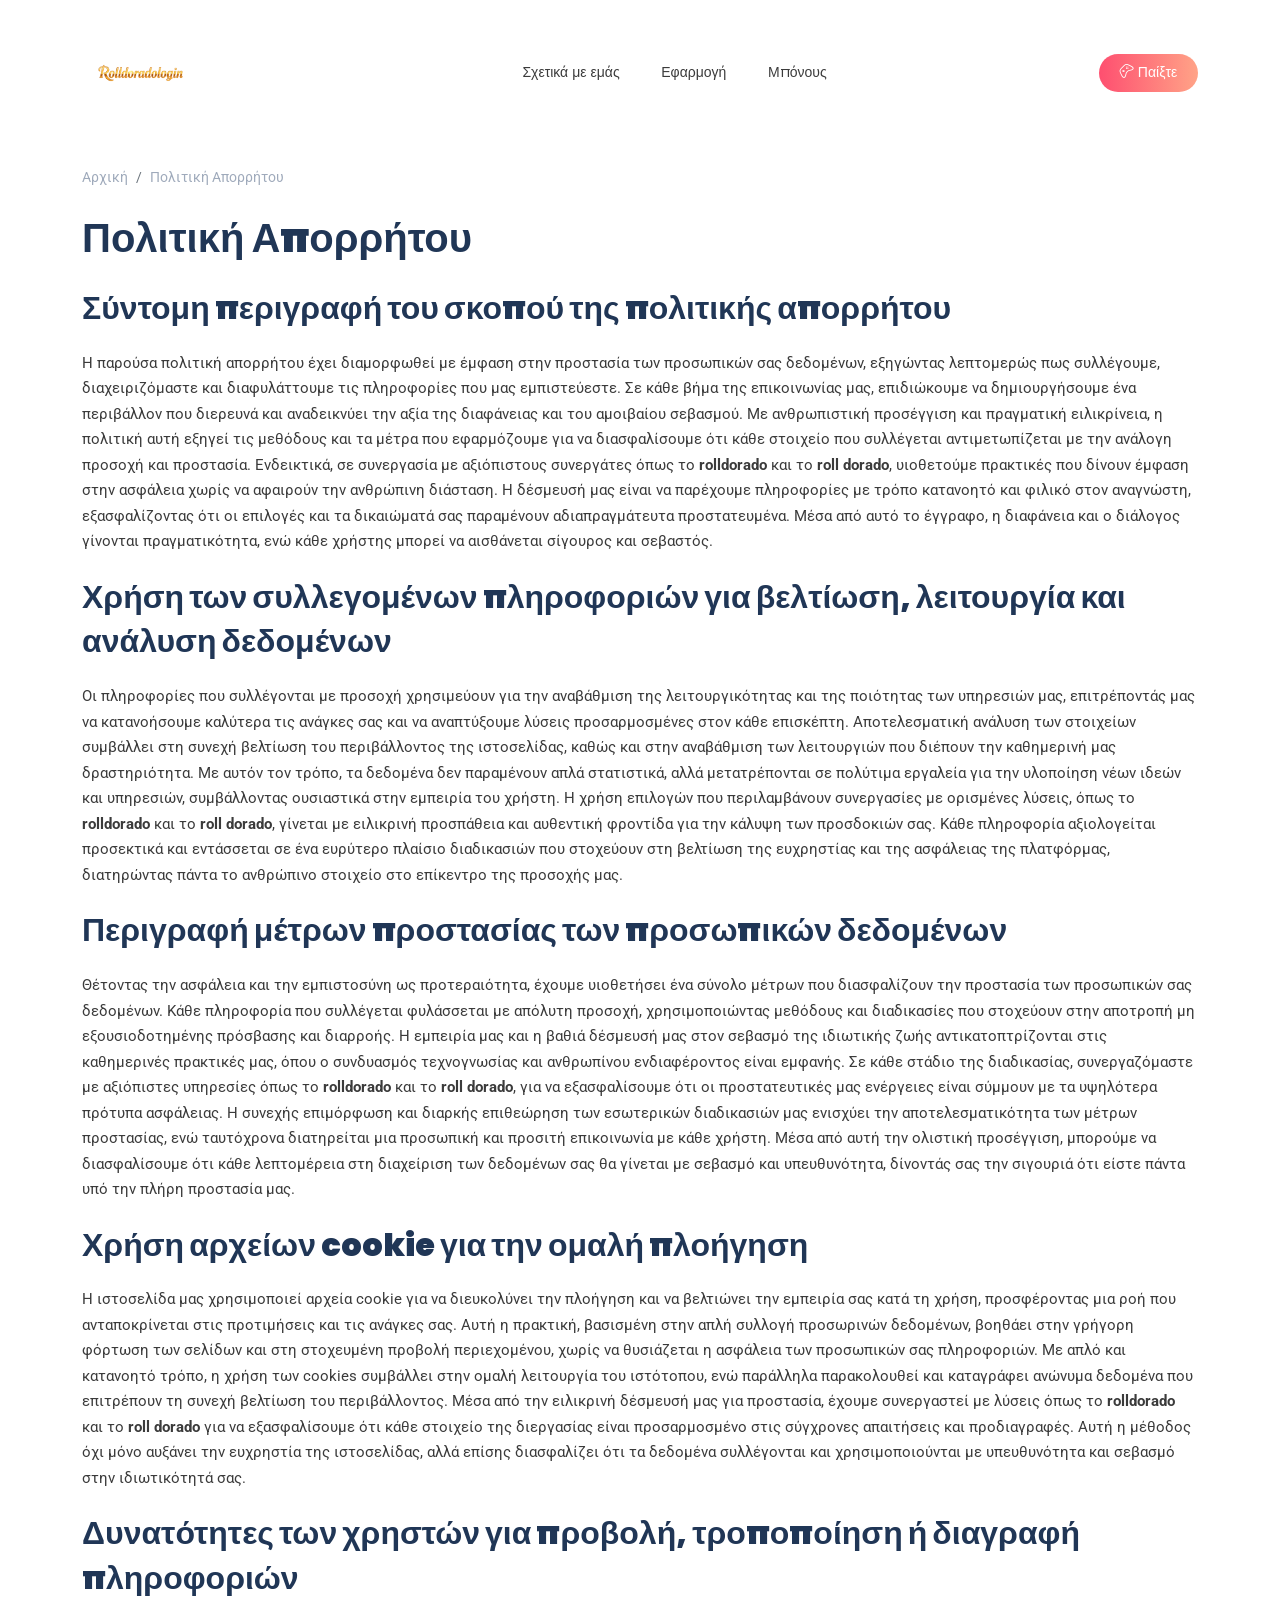
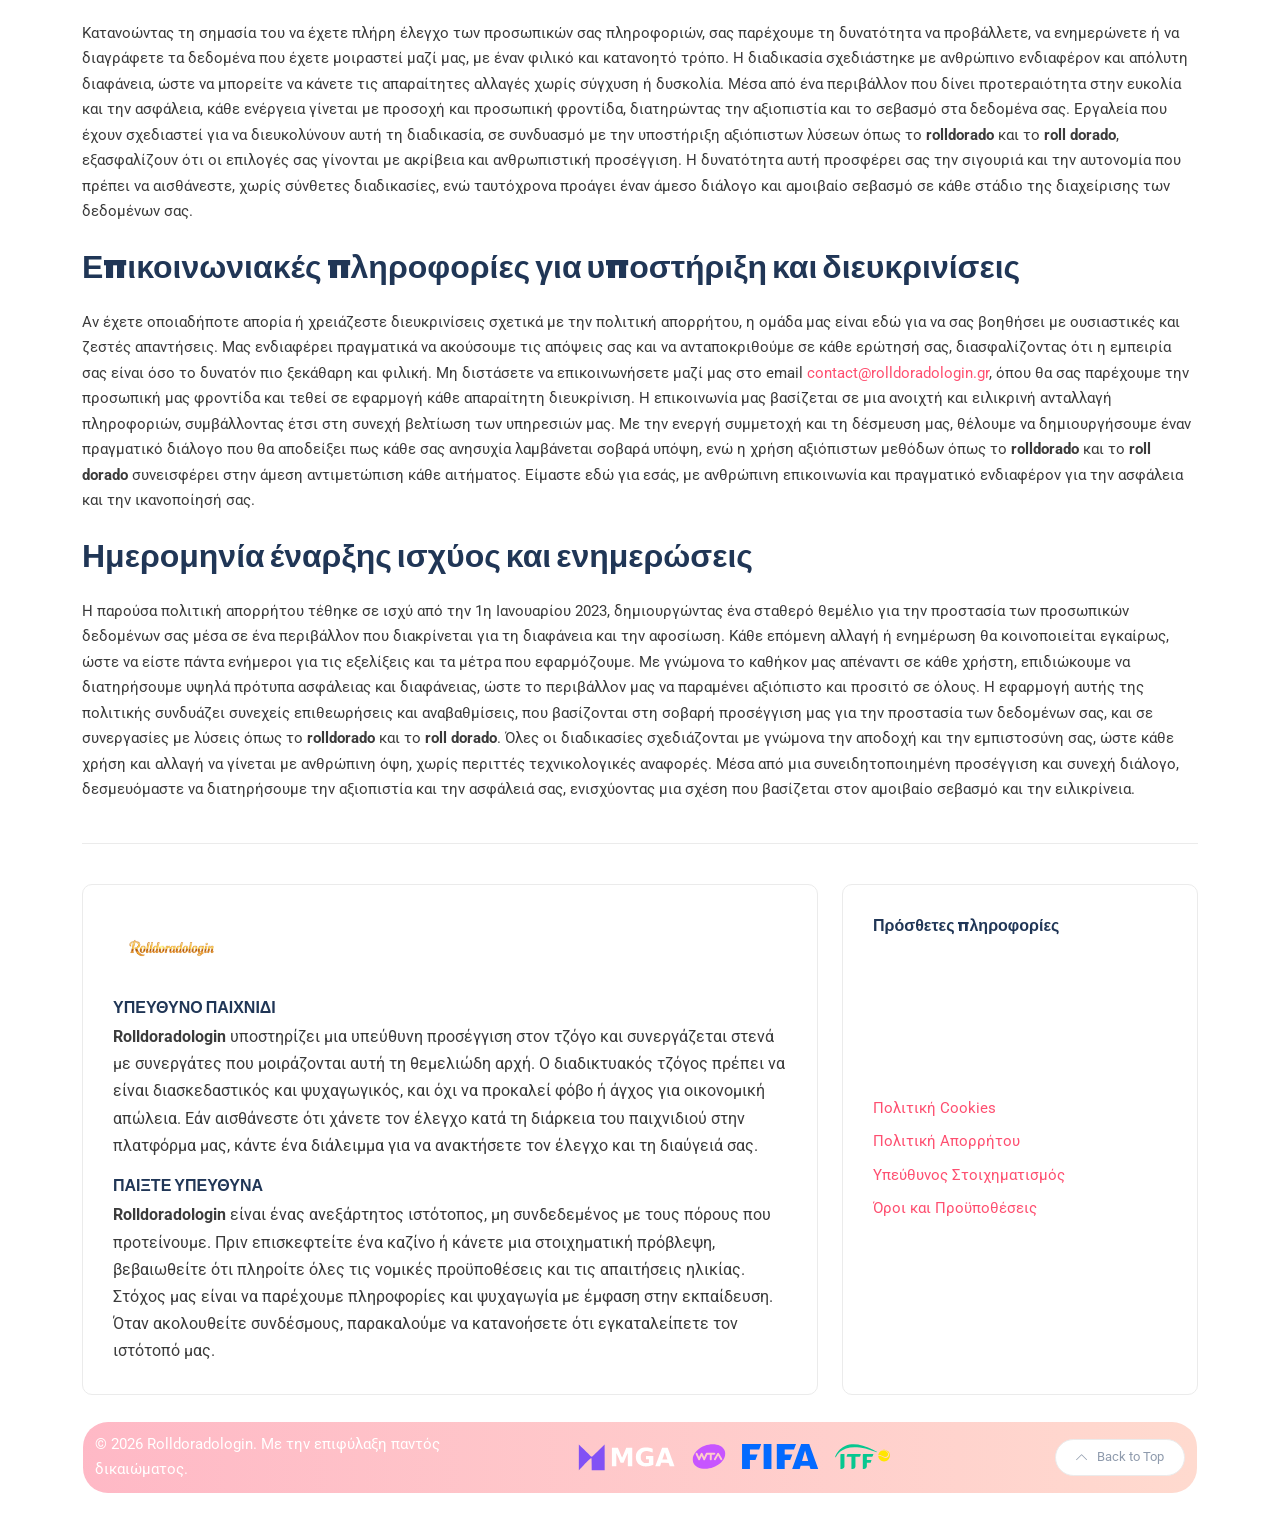
<file: privacy-policy/index.html>
<!DOCTYPE html><html lang="el-gr"><head><meta http-equiv="Content-Type" content="text/html; charset=UTF-8">
	<title>Πολιτική Απορρήτου: Προστασία Δεδομένων &amp; Διαφάνεια</title><meta name="description" content="Ανακαλύψτε την πολιτική απορρήτου που προστατεύει τα δεδομένα σας με
διαφάνεια και έλεγχο, συνδυάζοντας το rolldorado και roll dorado για
ασφάλεια.">
	<meta name="viewport" content="width=device-width, initial-scale=1, maximum-scale=1"><link rel="shortcut icon" type="image/x-icon" href="/resources/favicon-32x32.578cdc2ad2.png"><meta name="keywords" content="rolldorado, roll dorado"><link rel="canonical" href="https://rolldoradologin.gr/privacy-policy/">
	<link rel="stylesheet" href="/stylesheet/bootstrap.min.c850f18d.css" type="text/css" media="all">
	<link rel="stylesheet" href="/stylesheet/all.min.aa1df95d.css" type="text/css" media="all">
	<link rel="stylesheet" href="/stylesheet/slick.c9586b1f.css" type="text/css" media="all">
	<link rel="stylesheet" href="/stylesheet/simple-line-icons.613984e9.css" type="text/css" media="all">
	<link rel="stylesheet" href="/stylesheet/style.4c25afc4.css" type="text/css" media="all">

	
    	<meta property="og:type" content="website">
    	<meta property="og:url" content="https://rolldoradologin.gr/privacy-policy/">
    	<meta property="og:title" content="Πολιτική Απορρήτου: Προστασία Δεδομένων &amp; Διαφάνεια">
    	<meta property="og:description" content="Ανακαλύψτε την πολιτική απορρήτου που προστατεύει τα δεδομένα σας με
διαφάνεια και έλεγχο, συνδυάζοντας το rolldorado και roll dorado για
ασφάλεια."><meta property="og:image" content="https://rolldoradologin.gr/resources/logo.d5337071fe.png">
    	<meta property="twitter:card" content="summary_large_image">
    	<meta property="twitter:url" content="https://rolldoradologin.gr/privacy-policy/">
   	 <meta property="twitter:title" content="Πολιτική Απορρήτου: Προστασία Δεδομένων &amp; Διαφάνεια">
    	<meta property="twitter:description" content="Ανακαλύψτε την πολιτική απορρήτου που προστατεύει τα δεδομένα σας με
διαφάνεια και έλεγχο, συνδυάζοντας το rolldorado και roll dorado για
ασφάλεια."><meta property="twitter:image" content="https://rolldoradologin.gr/resources/logo.d5337071fe.png"><meta name="robots" content="index, follow"><script type="application/ld+json">
{
  "@context": "https://schema.org",
  "@graph": [
    {
      "@type": "WebSite",
      "@id": "https:\/\/rolldoradologin.gr\/#website",
      "url": "https:\/\/rolldoradologin.gr\/",
      "name": "Rolldoradologin",
      "potentialAction": {
        "@type": "SearchAction",
        "target": "https:\/\/rolldoradologin.gr\/search?q={search_term_string}",
        "query-input": "required name=search_term_string"
      },
      "publisher": {
         "@id": "https:\/\/rolldoradologin.gr\/#organization"
      },
      "inLanguage": "el-GR"
    },
    {
      "@type": "Organization",
      "@id": "https:\/\/rolldoradologin.gr\/#organization",
      "name": "Rolldoradologin",
      "url": "https:\/\/rolldoradologin.gr\/",
      "logo": {
        "@type": "ImageObject",
        "url": "https:\/\/rolldoradologin.gr\/resources\/logo.png"

      }},{
      "@type": "BreadcrumbList",
      "@id": "https:\/\/rolldoradologin.gr\/privacy-policy\/#breadcrumb",
      "itemListElement": [{
          "@type": "ListItem",
          "position":  1 ,
          "name": "Αρχική",
          "item": "https:\/\/rolldoradologin.gr\/"
        },
            {
              "@type": "ListItem",
              "position":  2 ,
              "name": "Rolldorado Casino - Μπόνους έως 300€ \u0026 100 Free Spins",
              "item": "https:\/\/rolldoradologin.gr\/"
            },
        {
          "@type": "ListItem",
          "position":  3 ,
          "name": "Πολιτική Απορρήτου: Προστασία Δεδομένων \u0026 Διαφάνεια"
        }
      ]
    },{"@type": "WebPage",
      "@id": "https:\/\/rolldoradologin.gr\/privacy-policy\/",
      "url": "https:\/\/rolldoradologin.gr\/privacy-policy\/",
      "name": "Πολιτική Απορρήτου: Προστασία Δεδομένων \u0026 Διαφάνεια",
      "description": "Ανακαλύψτε την πολιτική απορρήτου που προστατεύει τα δεδομένα σας με\nδιαφάνεια και έλεγχο, συνδυάζοντας το rolldorado και roll dorado για\nασφάλεια.",
      "inLanguage": "el-GR","datePublished": "2026-02-27T00:00:00Z",
      "dateModified": "2026-02-27T00:00:00Z",
      "isPartOf": {
        "@id": "https:\/\/rolldoradologin.gr\/#website"
      },"breadcrumb": {
         "@id": "https:\/\/rolldoradologin.gr\/privacy-policy\/#breadcrumb"
       }}]
}
</script></head><body class="_9228b69a02657cb3" data-build-pe796601155a4a115b4d8958d182dfe8a>


<div id="preloader">
	<div class="book_a5f7bdd123fa1fb3">
		<div class="inner">
			<div class="left"></div>
			<div class="middle_21fab3b4eb57c139"></div>
			<div class="right"></div>
		</div>
		<ul>
			<li></li>
			<li></li>
			<li></li>
			<li></li>
			<li></li>
			<li></li>
			<li></li>
			<li></li>
			<li></li>
			<li></li>
			<li></li>
			<li></li>
			<li></li>
			<li></li>
			<li></li>
			<li></li>
			<li></li>
			<li></li>
		</ul>
	</div>
</div>


<div class="site-wrapper_90c23b62070fc6b0">

	<div class="main-overlay"></div><header class="header-default">
	<nav class="navbar navbar-expand-lg_dcea54270ce1627d">
		<div class="container-xl_bc06e53fdeb7894e">
			<div class="col-0_f55160581701693e burger-div_e7b3a09fb3d36ed7">
                <button class="burger-menu icon-button_f422f945f6775b6a">
                    <span class="burger-icon_4cf60a57c3e73dfe"></span>
                </button>
            </div><a class="navbar-brand_0c90b14ce61d25b7" href="/"><img src="/resources/logo.d5337071fe.png" alt="Rolldoradologin" title="Rolldoradologin"></a> <div class="collapse navbar-collapse_df3c85b1a02de4a8">
				
			<ul class="navbar-nav mr-auto_993e2b6850fb9b4a"><li class="nav-item">
						<a class="nav-link" title="Σχετικά με εμάς" href="/about-us/">Σχετικά με εμάς</a></li><li class="nav-item">
						<a class="nav-link" title="Εφαρμογή" href="/app/">Εφαρμογή</a></li><li class="nav-item">
						<a class="nav-link" title="Μπόνους" href="/bonus/">Μπόνους</a></li></ul>
			</div>
			
			<div class="header-right_f100c3e3ea61ae82">
				<ul class="navbar-nav mr-auto_993e2b6850fb9b4a no-margin_78c4c398a79809a8">
					<li class="nav-item active"><a class="nav-link" title="Παίξτε" data-v-pe796601155a4a115b4d8958d182dfe8a><i class="icon-game-controller_b197d1d158881e82"></i><span> Παίξτε</span></a></li>
				</ul>
			</div>
		</div>
	</nav>
</header>
	<section class="main-content-lg_3b79a6744d864390">
        <div class="container"><div class="post post-single_e25adf76a88a58af"><nav aria-label="breadcrumb">
    <ol class="breadcrumb_bac375fd0c27f318 justify-content-right_890f8393c74c2348 mb-2_f2b181202a0c63a6">
        <li class="breadcrumb-item_a19e3897ada07900"><a href="/">Αρχική</a></li><li class="breadcrumb-item_a19e3897ada07900 active" aria-current="page">Πολιτική Απορρήτου</li>
    </ol>
</nav><h1 id="πολιτική-απορρήτου"><strong>Πολιτική Απορρήτου</strong></h1>
<h2 id="σύντομη-περιγραφή-του-σκοπού-της-πολιτικής-απορρήτου"><strong>Σύντομη περιγραφή του σκοπού της πολιτικής απορρήτου</strong></h2>
<p>Η παρούσα πολιτική απορρήτου έχει διαμορφωθεί με έμφαση στην προστασία
των προσωπικών σας δεδομένων, εξηγώντας λεπτομερώς πως συλλέγουμε,
διαχειριζόμαστε και διαφυλάττουμε τις πληροφορίες που μας εμπιστεύεστε.
Σε κάθε βήμα της επικοινωνίας μας, επιδιώκουμε να δημιουργήσουμε ένα
περιβάλλον που διερευνά και αναδεικνύει την αξία της διαφάνειας και του
αμοιβαίου σεβασμού. Με ανθρωπιστική προσέγγιση και πραγματική
ειλικρίνεια, η πολιτική αυτή εξηγεί τις μεθόδους και τα μέτρα που
εφαρμόζουμε για να διασφαλίσουμε ότι κάθε στοιχείο που συλλέγεται
αντιμετωπίζεται με την ανάλογη προσοχή και προστασία. Ενδεικτικά, σε
συνεργασία με αξιόπιστους συνεργάτες όπως το <strong>rolldorado</strong> και το
<strong>roll dorado</strong>, υιοθετούμε πρακτικές που δίνουν έμφαση στην ασφάλεια
χωρίς να αφαιρούν την ανθρώπινη διάσταση. Η δέσμευσή μας είναι να
παρέχουμε πληροφορίες με τρόπο κατανοητό και φιλικό στον αναγνώστη,
εξασφαλίζοντας ότι οι επιλογές και τα δικαιώματά σας παραμένουν
αδιαπραγμάτευτα προστατευμένα. Μέσα από αυτό το έγγραφο, η διαφάνεια και
ο διάλογος γίνονται πραγματικότητα, ενώ κάθε χρήστης μπορεί να
αισθάνεται σίγουρος και σεβαστός.</p>
<h2 id="χρήση-των-συλλεγομένων-πληροφοριών-για-βελτίωση-λειτουργία-και-ανάλυση-δεδομένων"><strong>Χρήση των συλλεγομένων πληροφοριών για βελτίωση, λειτουργία και ανάλυση δεδομένων</strong></h2>
<p>Οι πληροφορίες που συλλέγονται με προσοχή χρησιμεύουν για την αναβάθμιση
της λειτουργικότητας και της ποιότητας των υπηρεσιών μας, επιτρέποντάς
μας να κατανοήσουμε καλύτερα τις ανάγκες σας και να αναπτύξουμε λύσεις
προσαρμοσμένες στον κάθε επισκέπτη. Αποτελεσματική ανάλυση των στοιχείων
συμβάλλει στη συνεχή βελτίωση του περιβάλλοντος της ιστοσελίδας, καθώς
και στην αναβάθμιση των λειτουργιών που διέπουν την καθημερινή μας
δραστηριότητα. Με αυτόν τον τρόπο, τα δεδομένα δεν παραμένουν απλά
στατιστικά, αλλά μετατρέπονται σε πολύτιμα εργαλεία για την υλοποίηση
νέων ιδεών και υπηρεσιών, συμβάλλοντας ουσιαστικά στην εμπειρία του
χρήστη. Η χρήση επιλογών που περιλαμβάνουν συνεργασίες με ορισμένες
λύσεις, όπως το <strong>rolldorado</strong> και το <strong>roll dorado</strong>, γίνεται με
ειλικρινή προσπάθεια και αυθεντική φροντίδα για την κάλυψη των
προσδοκιών σας. Κάθε πληροφορία αξιολογείται προσεκτικά και εντάσσεται
σε ένα ευρύτερο πλαίσιο διαδικασιών που στοχεύουν στη βελτίωση της
ευχρηστίας και της ασφάλειας της πλατφόρμας, διατηρώντας πάντα το
ανθρώπινο στοιχείο στο επίκεντρο της προσοχής μας.</p>
<h2 id="περιγραφή-μέτρων-προστασίας-των-προσωπικών-δεδομένων"><strong>Περιγραφή μέτρων προστασίας των προσωπικών δεδομένων</strong></h2>
<p>Θέτοντας την ασφάλεια και την εμπιστοσύνη ως προτεραιότητα, έχουμε
υιοθετήσει ένα σύνολο μέτρων που διασφαλίζουν την προστασία των
προσωπικών σας δεδομένων. Κάθε πληροφορία που συλλέγεται φυλάσσεται με
απόλυτη προσοχή, χρησιμοποιώντας μεθόδους και διαδικασίες που στοχεύουν
στην αποτροπή μη εξουσιοδοτημένης πρόσβασης και διαρροής. Η εμπειρία μας
και η βαθιά δέσμευσή μας στον σεβασμό της ιδιωτικής ζωής
αντικατοπτρίζονται στις καθημερινές πρακτικές μας, όπου ο συνδυασμός
τεχνογνωσίας και ανθρωπίνου ενδιαφέροντος είναι εμφανής. Σε κάθε στάδιο
της διαδικασίας, συνεργαζόμαστε με αξιόπιστες υπηρεσίες όπως το
<strong>rolldorado</strong> και το <strong>roll dorado</strong>, για να εξασφαλίσουμε ότι οι
προστατευτικές μας ενέργειες είναι σύμμουν με τα υψηλότερα πρότυπα
ασφάλειας. Η συνεχής επιμόρφωση και διαρκής επιθεώρηση των εσωτερικών
διαδικασιών μας ενισχύει την αποτελεσματικότητα των μέτρων προστασίας,
ενώ ταυτόχρονα διατηρείται μια προσωπική και προσιτή επικοινωνία με κάθε
χρήστη. Μέσα από αυτή την ολιστική προσέγγιση, μπορούμε να διασφαλίσουμε
ότι κάθε λεπτομέρεια στη διαχείριση των δεδομένων σας θα γίνεται με
σεβασμό και υπευθυνότητα, δίνοντάς σας την σιγουριά ότι είστε πάντα υπό
την πλήρη προστασία μας.</p>
<h2 id="χρήση-αρχείων-cookie-για-την-ομαλή-πλοήγηση"><strong>Χρήση αρχείων cookie για την ομαλή πλοήγηση</strong></h2>
<p>Η ιστοσελίδα μας χρησιμοποιεί αρχεία cookie για να διευκολύνει την
πλοήγηση και να βελτιώνει την εμπειρία σας κατά τη χρήση, προσφέροντας
μια ροή που ανταποκρίνεται στις προτιμήσεις και τις ανάγκες σας. Αυτή η
πρακτική, βασισμένη στην απλή συλλογή προσωρινών δεδομένων, βοηθάει στην
γρήγορη φόρτωση των σελίδων και στη στοχευμένη προβολή περιεχομένου,
χωρίς να θυσιάζεται η ασφάλεια των προσωπικών σας πληροφοριών. Με απλό
και κατανοητό τρόπο, η χρήση των cookies συμβάλλει στην ομαλή λειτουργία
του ιστότοπου, ενώ παράλληλα παρακολουθεί και καταγράφει ανώνυμα
δεδομένα που επιτρέπουν τη συνεχή βελτίωση του περιβάλλοντος. Μέσα από
την ειλικρινή δέσμευσή μας για προστασία, έχουμε συνεργαστεί με λύσεις
όπως το <strong>rolldorado</strong> και το <strong>roll dorado</strong> για να εξασφαλίσουμε ότι
κάθε στοιχείο της διεργασίας είναι προσαρμοσμένο στις σύγχρονες
απαιτήσεις και προδιαγραφές. Αυτή η μέθοδος όχι μόνο αυξάνει την
ευχρηστία της ιστοσελίδας, αλλά επίσης διασφαλίζει ότι τα δεδομένα
συλλέγονται και χρησιμοποιούνται με υπευθυνότητα και σεβασμό στην
ιδιωτικότητά σας.</p>
<h2 id="δυνατότητες-των-χρηστών-για-προβολή-τροποποίηση-ή-διαγραφή-πληροφοριών"><strong>Δυνατότητες των χρηστών για προβολή, τροποποίηση ή διαγραφή πληροφοριών</strong></h2>
<p>Κατανοώντας τη σημασία του να έχετε πλήρη έλεγχο των προσωπικών σας
πληροφοριών, σας παρέχουμε τη δυνατότητα να προβάλλετε, να ενημερώνετε ή
να διαγράφετε τα δεδομένα που έχετε μοιραστεί μαζί μας, με έναν φιλικό
και κατανοητό τρόπο. Η διαδικασία σχεδιάστηκε με ανθρώπινο ενδιαφέρον
και απόλυτη διαφάνεια, ώστε να μπορείτε να κάνετε τις απαραίτητες
αλλαγές χωρίς σύγχυση ή δυσκολία. Μέσα από ένα περιβάλλον που δίνει
προτεραιότητα στην ευκολία και την ασφάλεια, κάθε ενέργεια γίνεται με
προσοχή και προσωπική φροντίδα, διατηρώντας την αξιοπιστία και το
σεβασμό στα δεδομένα σας. Εργαλεία που έχουν σχεδιαστεί για να
διευκολύνουν αυτή τη διαδικασία, σε συνδυασμό με την υποστήριξη
αξιόπιστων λύσεων όπως το <strong>rolldorado</strong> και το <strong>roll dorado</strong>,
εξασφαλίζουν ότι οι επιλογές σας γίνονται με ακρίβεια και ανθρωπιστική
προσέγγιση. Η δυνατότητα αυτή προσφέρει σας την σιγουριά και την
αυτονομία που πρέπει να αισθάνεστε, χωρίς σύνθετες διαδικασίες, ενώ
ταυτόχρονα προάγει έναν άμεσο διάλογο και αμοιβαίο σεβασμό σε κάθε
στάδιο της διαχείρισης των δεδομένων σας.</p>
<h2 id="επικοινωνιακές-πληροφορίες-για-υποστήριξη-και-διευκρινίσεις"><strong>Επικοινωνιακές πληροφορίες για υποστήριξη και διευκρινίσεις</strong></h2>
<p>Αν έχετε οποιαδήποτε απορία ή χρειάζεστε διευκρινίσεις σχετικά με την
πολιτική απορρήτου, η ομάδα μας είναι εδώ για να σας βοηθήσει με
ουσιαστικές και ζεστές απαντήσεις. Μας ενδιαφέρει πραγματικά να
ακούσουμε τις απόψεις σας και να ανταποκριθούμε σε κάθε ερώτησή σας,
διασφαλίζοντας ότι η εμπειρία σας είναι όσο το δυνατόν πιο ξεκάθαρη και
φιλική. Μη διστάσετε να επικοινωνήσετε μαζί μας στο email
<a href="mailto:contact@rolldoradologin.gr">contact@rolldoradologin.gr</a>, όπου θα σας παρέχουμε την προσωπική μας
φροντίδα και τεθεί σε εφαρμογή κάθε απαραίτητη διευκρίνιση. Η
επικοινωνία μας βασίζεται σε μια ανοιχτή και ειλικρινή ανταλλαγή
πληροφοριών, συμβάλλοντας έτσι στη συνεχή βελτίωση των υπηρεσιών μας. Με
την ενεργή συμμετοχή και τη δέσμευση μας, θέλουμε να δημιουργήσουμε έναν
πραγματικό διάλογο που θα αποδείξει πως κάθε σας ανησυχία λαμβάνεται
σοβαρά υπόψη, ενώ η χρήση αξιόπιστων μεθόδων όπως το <strong>rolldorado</strong> και
το <strong>roll dorado</strong> συνεισφέρει στην άμεση αντιμετώπιση κάθε αιτήματος.
Είμαστε εδώ για εσάς, με ανθρώπινη επικοινωνία και πραγματικό ενδιαφέρον
για την ασφάλεια και την ικανοποίησή σας.</p>
<h2 id="ημερομηνία-έναρξης-ισχύος-και-ενημερώσεις"><strong>Ημερομηνία έναρξης ισχύος και ενημερώσεις</strong></h2>
<p>Η παρούσα πολιτική απορρήτου τέθηκε σε ισχύ από την 1η Ιανουαρίου 2023,
δημιουργώντας ένα σταθερό θεμέλιο για την προστασία των προσωπικών
δεδομένων σας μέσα σε ένα περιβάλλον που διακρίνεται για τη διαφάνεια
και την αφοσίωση. Κάθε επόμενη αλλαγή ή ενημέρωση θα κοινοποιείται
εγκαίρως, ώστε να είστε πάντα ενήμεροι για τις εξελίξεις και τα μέτρα
που εφαρμόζουμε. Με γνώμονα το καθήκον μας απέναντι σε κάθε χρήστη,
επιδιώκουμε να διατηρήσουμε υψηλά πρότυπα ασφάλειας και διαφάνειας, ώστε
το περιβάλλον μας να παραμένει αξιόπιστο και προσιτό σε όλους. Η
εφαρμογή αυτής της πολιτικής συνδυάζει συνεχείς επιθεωρήσεις και
αναβαθμίσεις, που βασίζονται στη σοβαρή προσέγγιση μας για την προστασία
των δεδομένων σας, και σε συνεργασίες με λύσεις όπως το <strong>rolldorado</strong>
και το <strong>roll dorado</strong>. Όλες οι διαδικασίες σχεδιάζονται με γνώμονα την
αποδοχή και την εμπιστοσύνη σας, ώστε κάθε χρήση και αλλαγή να γίνεται
με ανθρώπινη όψη, χωρίς περιττές τεχνικολογικές αναφορές. Μέσα από μια
συνειδητοποιημένη προσέγγιση και συνεχή διάλογο, δεσμευόμαστε να
διατηρήσουμε την αξιοπιστία και την ασφάλειά σας, ενισχύοντας μια σχέση
που βασίζεται στον αμοιβαίο σεβασμό και την ειλικρίνεια.</p>
</div></div>
	</section>
	<footer>
	<div class="container-xl_bc06e53fdeb7894e">
		<div class="footer-inner_10dfbe61e36ec914">
			<div class="row gy-4_0b3053a19df59f7a">
                <div class="col-sm-8_c2a49b3060119f88">
                    
                    <div class="post post-grid_4d56857c2900b2b4 rounded_0ee033effc7e56e3 bordered_b52fcdde530e7152">
                        <div class="details_537212312bf82bcb"><a class="navbar-brand_0c90b14ce61d25b7 mt-1_467b711b881f96ff" href="/"><img src="/resources/logo.d5337071fe.png" alt="Rolldoradologin" title="Rolldoradologin"></a><p class="post-title_a9bd15673752ff6a mb-1_a6e73a8522d3a605 mt-3_4f70d8cc6133d975">ΥΠΕΥΘΥΝΟ ΠΑΙΧΝΙΔΙ</p>
                            <p class="excerpt_2be0e17eb13fcc61 mb-0_d3feff4ef2794074"><strong>Rolldoradologin</strong> υποστηρίζει μια υπεύθυνη προσέγγιση στον τζόγο και συνεργάζεται στενά με συνεργάτες που μοιράζονται αυτή τη θεμελιώδη αρχή. Ο διαδικτυακός τζόγος πρέπει να είναι διασκεδαστικός και ψυχαγωγικός, και όχι να προκαλεί φόβο ή άγχος για οικονομική απώλεια. Εάν αισθάνεστε ότι χάνετε τον έλεγχο κατά τη διάρκεια του παιχνιδιού στην πλατφόρμα μας, κάντε ένα διάλειμμα για να ανακτήσετε τον έλεγχο και τη διαύγειά σας.</p>
                        	<p class="post-title_a9bd15673752ff6a mb-1_a6e73a8522d3a605 mt-3_4f70d8cc6133d975">ΠΑΙΞΤΕ ΥΠΕΥΘΥΝΑ</p>
                        	<p class="excerpt_2be0e17eb13fcc61 mb-0_d3feff4ef2794074"><strong>Rolldoradologin</strong> είναι ένας ανεξάρτητος ιστότοπος, μη συνδεδεμένος με τους πόρους που προτείνουμε. Πριν επισκεφτείτε ένα καζίνο ή κάνετε μια στοιχηματική πρόβλεψη, βεβαιωθείτε ότι πληροίτε όλες τις νομικές προϋποθέσεις και τις απαιτήσεις ηλικίας. Στόχος μας είναι να παρέχουμε πληροφορίες και ψυχαγωγία με έμφαση στην εκπαίδευση. Όταν ακολουθείτε συνδέσμους, παρακαλούμε να κατανοήσετε ότι εγκαταλείπετε τον ιστότοπό μας.</p>
						</div>
                    </div>
                </div>
                <div class="col-sm-4_4e1f6e751dccc4cb">
                    
                    <div class="post post-grid_4d56857c2900b2b4 rounded_0ee033effc7e56e3 bordered_b52fcdde530e7152">
                        <div class="details_537212312bf82bcb box_6b637dfd1bcdd1d1">
                            <p class="post-title_a9bd15673752ff6a mb-3_9762a11fb415650c mt-0_50e44ec5c5f716dc">Πρόσθετες πληροφορίες</p>
                            <ul class="list-unstyled_6c683e6f1f248d8b"><li class="mt-1_467b711b881f96ff mb-1_a6e73a8522d3a605">
							        <a href="/cookie-policy/" title="Πολιτική Cookies">Πολιτική Cookies</a> 
							    </li><li class="mt-1_467b711b881f96ff mb-1_a6e73a8522d3a605">
							        <a href="/privacy-policy/" title="Πολιτική Απορρήτου">Πολιτική Απορρήτου</a> 
							    </li><li class="mt-1_467b711b881f96ff mb-1_a6e73a8522d3a605">
							        <a href="/responsible-gambling/" title="Υπεύθυνος Στοιχηματισμός">Υπεύθυνος Στοιχηματισμός</a> 
							    </li><li class="mt-1_467b711b881f96ff mb-1_a6e73a8522d3a605">
							        <a href="/terms-and-conditions/" title="Όροι και Προϋποθέσεις">Όροι και Προϋποθέσεις</a> 
							    </li></ul>
                        </div>
                    </div>
                </div>
            </div>
			<br><div class="row d-flex align-items-center_d93eb880ae0a874c gy-4_0b3053a19df59f7a colorful-footer_569c575fd3af052e">
				
				<div class="col-md-4_e90890d65a6c70a7">
					<span class="copyright_1cb8b36b52300dc9">© 2026 Rolldoradologin. Με την επιφύλαξη παντός δικαιώματος.</span>
				</div>

				
				<div class="col-md-6_859019aa990cf40f text-center_895b0e205e64ed57">
					<ul class="social-icons_a26f1c4a5f76dad7 list-unstyled_6c683e6f1f248d8b list-inline_68e3fbb5f7312608 mb-0_d3feff4ef2794074"><li class="list-inline-item_b5b0c641c07cfcb0"><img src="/resources/casino-logos_f5fe3fc256/mlogo.bb88d3dfe0.svg" title="Rolldoradologin" alt="Rolldoradologin" loading="lazy"></li><li class="list-inline-item_b5b0c641c07cfcb0"><img src="/resources/casino-logos_f5fe3fc256/wta.6a7504ffd9.svg" title="Rolldoradologin" alt="Rolldoradologin" loading="lazy"></li><li class="list-inline-item_b5b0c641c07cfcb0"><img src="/resources/casino-logos_f5fe3fc256/fifa.d9c3d3f98f.svg" title="Rolldoradologin" alt="Rolldoradologin" loading="lazy"></li><li class="list-inline-item_b5b0c641c07cfcb0"><img src="/resources/casino-logos_f5fe3fc256/itf.b39648f843.svg" title="Rolldoradologin" alt="Rolldoradologin" loading="lazy"></li></ul>
				</div>

				
				<div class="col-md-2_9bfca305c3c056b4">
					<a href="#" id="return-to-top" class="float-md-end_711f6713b492ac6f"><i class="icon-arrow-up_f5a97d0057f18cc4"></i><span>Back to Top</span></a>
				</div>
			</div>
		</div>
	</div>
</footer></div>



<div class="canvas-menu position-left_004a84b75dcc6331 d-flex align-items-end_398c724f5c81deb8 flex-column_7f2e6c4fc9aba020">
	
	<button type="button" class="btn-close" aria-label="Close"></button>

	
	<div class="logo_f6bc7c07051735a4"><a class="navbar-brand_0c90b14ce61d25b7" href="/"><img src="/resources/logo.d5337071fe.png" alt="Rolldoradologin" title="Rolldoradologin"></a> </div>

	<nav>
	<ul class="vertical-menu"><li class="_9228b69a02657cb3">
			<a href="/about-us/" title="Σχετικά με εμάς">Σχετικά με εμάς</a></li><li class="_9228b69a02657cb3">
			<a href="/app/" title="Εφαρμογή">Εφαρμογή</a></li><li class="_9228b69a02657cb3">
			<a href="/bonus/" title="Μπόνους">Μπόνους</a></li></ul>
</nav></div>


<script src="/javascript/jquery.min.3ce45502.js"></script>
<script src="/javascript/popper.min.16ac66e6.js"></script>
<script src="/javascript/bootstrap.min.afdd6af8.js"></script>
<script src="/javascript/slick.min.f31cbd54.js"></script>
<script src="/javascript/jquery.sticky-sidebar.min.6d04195d.js"></script>
<script src="/javascript/custom.928ed750.js"></script><script src="/app.714a3ffa1f5808a05cd3256b724fd262bf928caba9e22d43c2039627b916e78b.js" integrity="sha384-GDb5oMXYkCgCJRUzmPhinwxq0QmExwx4FRUvITjl3ritX9MZYPPiplSJs/7Da2ta" defer=""></script>
</body></html>
</file>
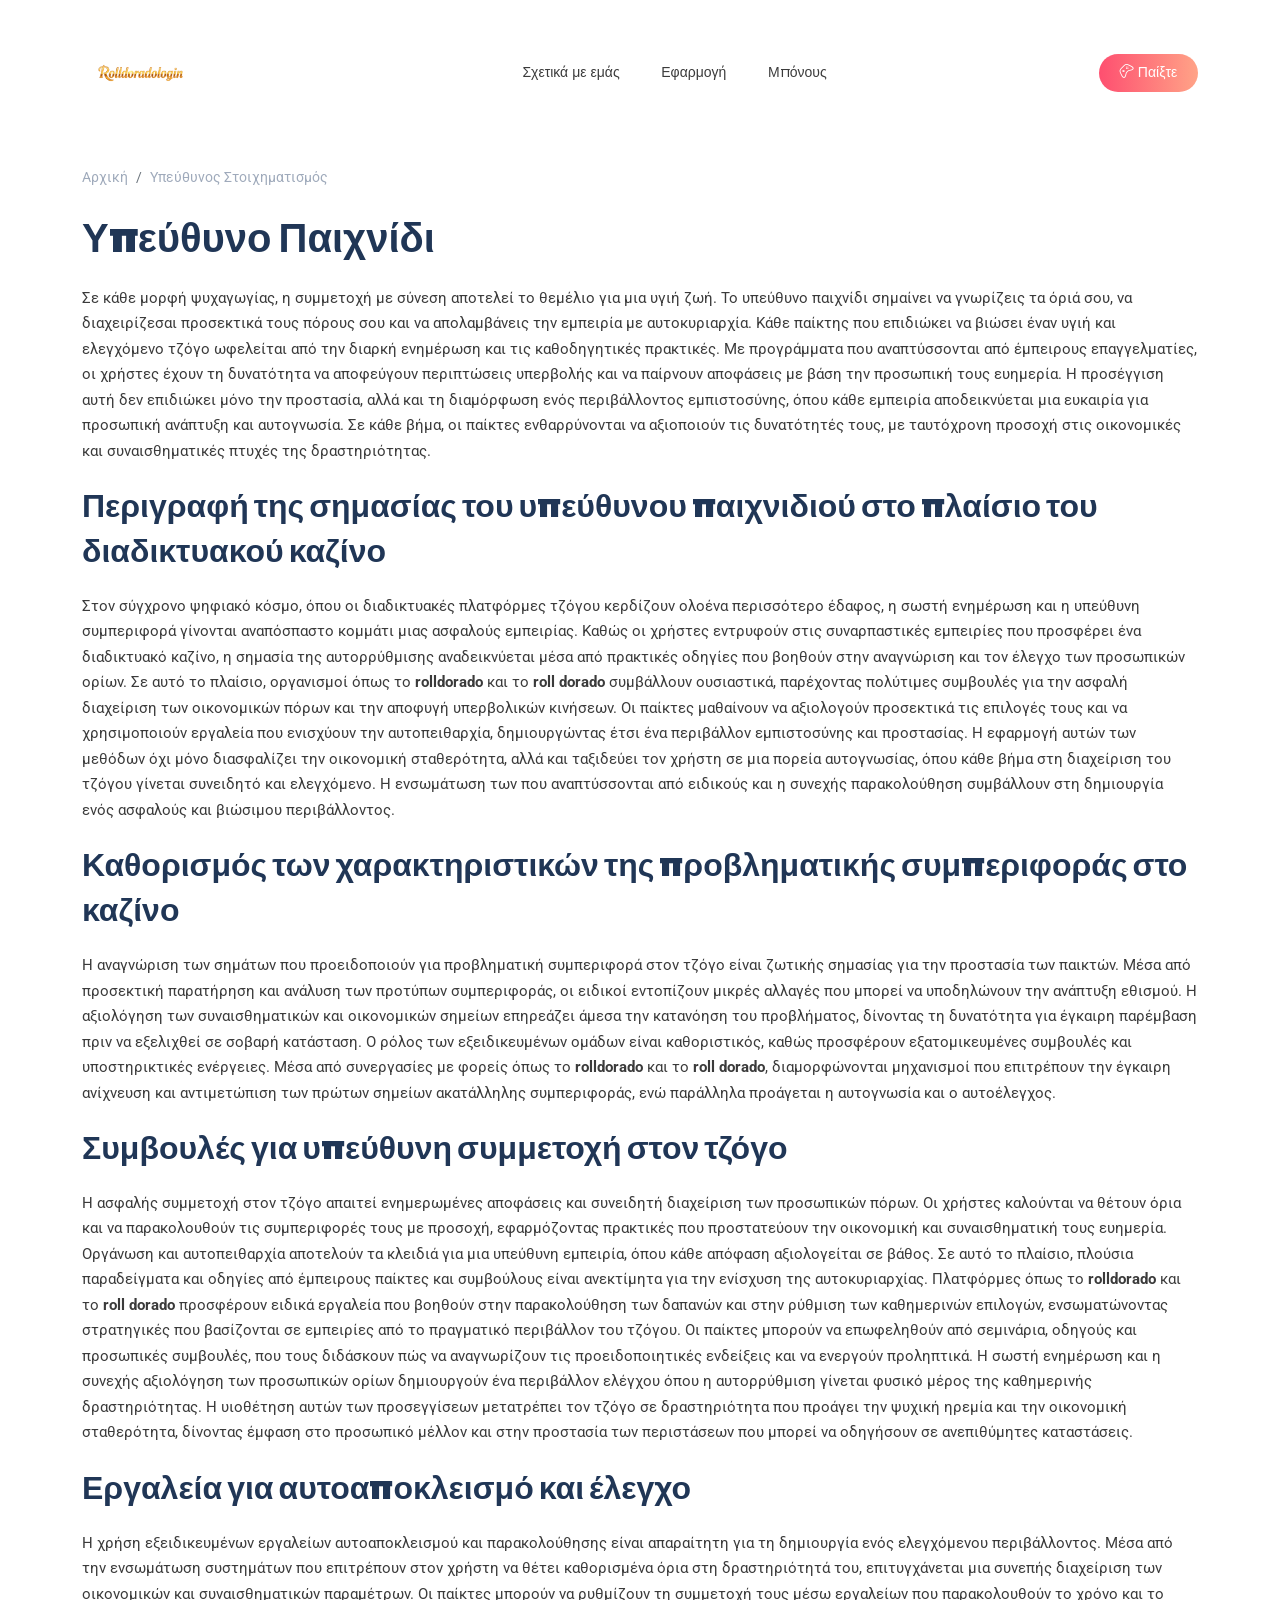
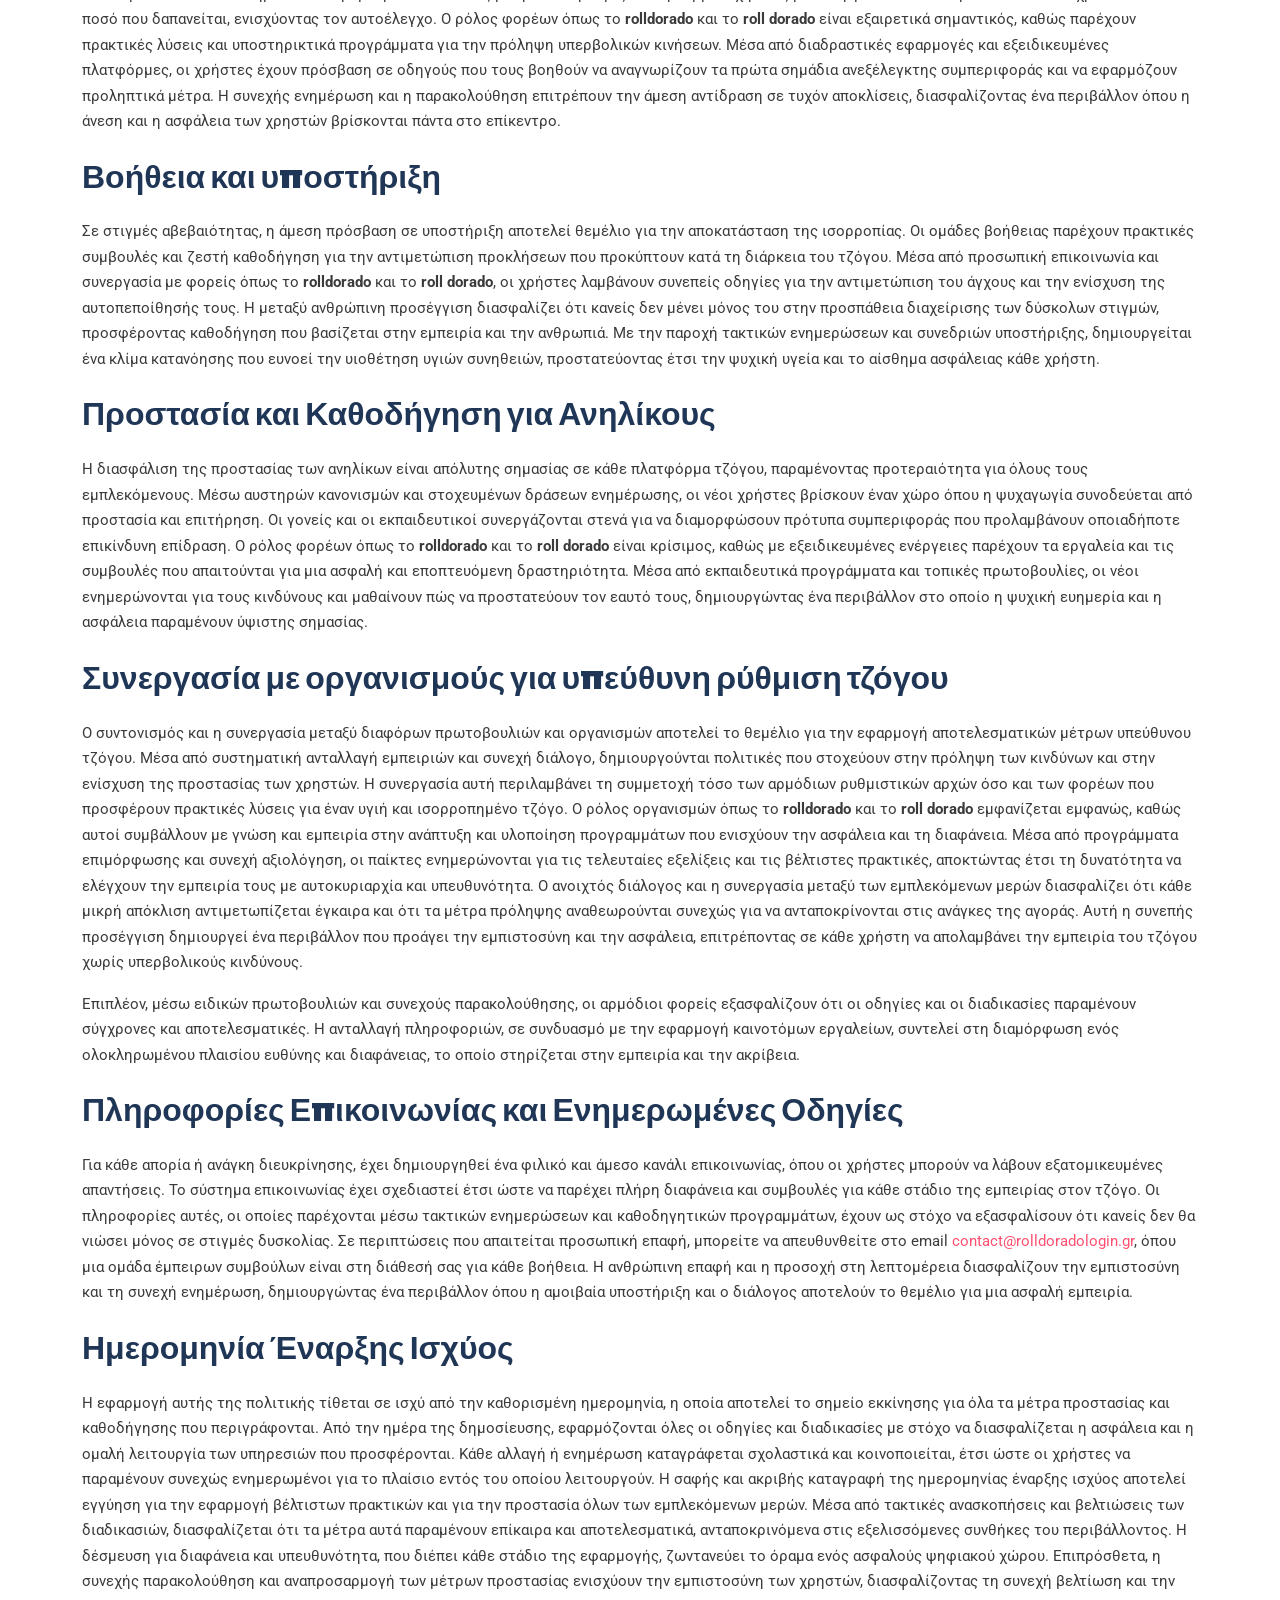
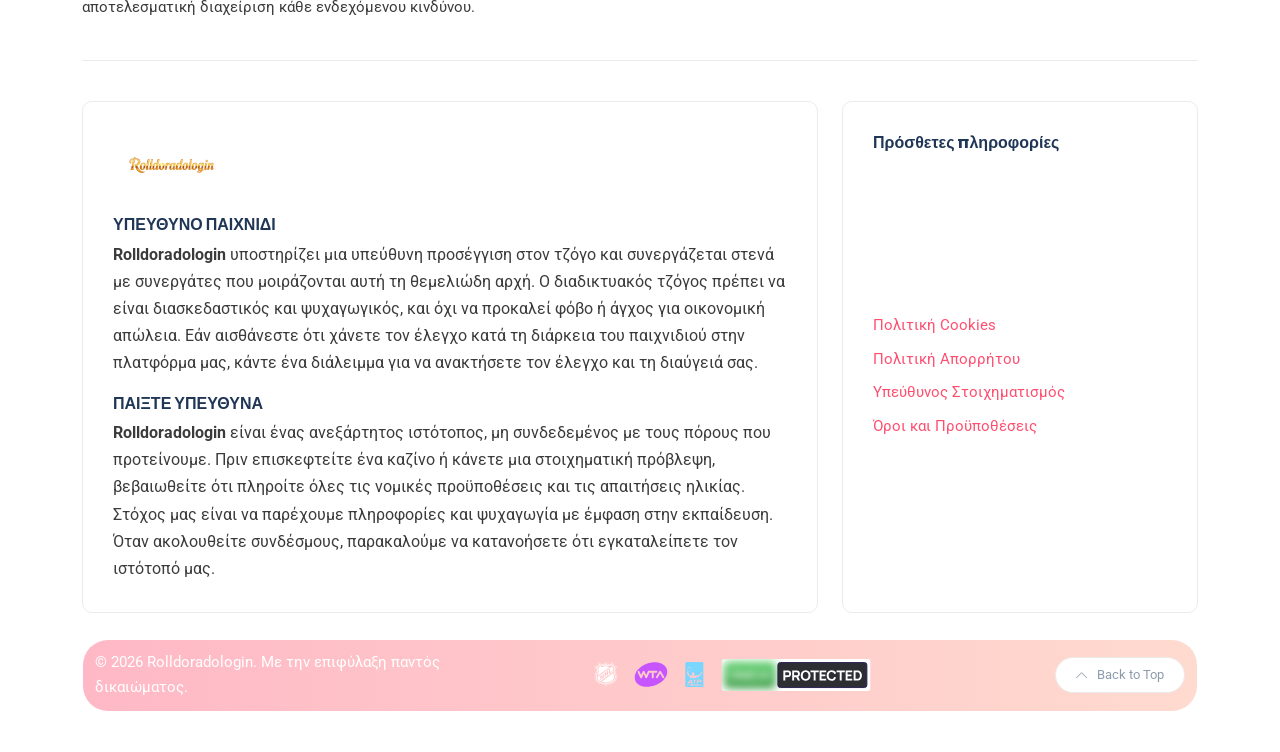
<file: responsible-gambling/index.html>
<!DOCTYPE html><html lang="el-gr"><head><meta http-equiv="Content-Type" content="text/html; charset=UTF-8">
	<title>Υπεύθυνο Παιχνίδι: Οδηγός Ασφαλούς Διαχείρισης Τζόγου</title><meta name="description" content="Παίξτε υπεύθυνα στο διαδίκτυο με στρατηγικές αυτορρύθμισης και
υποστήριξη μέσω αξιόπιστων εργαλείων.">
	<meta name="viewport" content="width=device-width, initial-scale=1, maximum-scale=1"><link rel="shortcut icon" type="image/x-icon" href="/resources/favicon-32x32.578cdc2ad2.png"><meta name="keywords" content="rolldorado, roll dorado"><link rel="canonical" href="https://rolldoradologin.gr/responsible-gambling/">
	<link rel="stylesheet" href="/stylesheet/bootstrap.min.c850f18d.css" type="text/css" media="all">
	<link rel="stylesheet" href="/stylesheet/all.min.aa1df95d.css" type="text/css" media="all">
	<link rel="stylesheet" href="/stylesheet/slick.c9586b1f.css" type="text/css" media="all">
	<link rel="stylesheet" href="/stylesheet/simple-line-icons.613984e9.css" type="text/css" media="all">
	<link rel="stylesheet" href="/stylesheet/style.4c25afc4.css" type="text/css" media="all">

	
    	<meta property="og:type" content="website">
    	<meta property="og:url" content="https://rolldoradologin.gr/responsible-gambling/">
    	<meta property="og:title" content="Υπεύθυνο Παιχνίδι: Οδηγός Ασφαλούς Διαχείρισης Τζόγου">
    	<meta property="og:description" content="Παίξτε υπεύθυνα στο διαδίκτυο με στρατηγικές αυτορρύθμισης και
υποστήριξη μέσω αξιόπιστων εργαλείων."><meta property="og:image" content="https://rolldoradologin.gr/resources/logo.d5337071fe.png">
    	<meta property="twitter:card" content="summary_large_image">
    	<meta property="twitter:url" content="https://rolldoradologin.gr/responsible-gambling/">
   	 <meta property="twitter:title" content="Υπεύθυνο Παιχνίδι: Οδηγός Ασφαλούς Διαχείρισης Τζόγου">
    	<meta property="twitter:description" content="Παίξτε υπεύθυνα στο διαδίκτυο με στρατηγικές αυτορρύθμισης και
υποστήριξη μέσω αξιόπιστων εργαλείων."><meta property="twitter:image" content="https://rolldoradologin.gr/resources/logo.d5337071fe.png"><meta name="robots" content="index, follow"><script type="application/ld+json">
{
  "@context": "https://schema.org",
  "@graph": [
    {
      "@type": "WebSite",
      "@id": "https:\/\/rolldoradologin.gr\/#website",
      "url": "https:\/\/rolldoradologin.gr\/",
      "name": "Rolldoradologin",
      "potentialAction": {
        "@type": "SearchAction",
        "target": "https:\/\/rolldoradologin.gr\/search?q={search_term_string}",
        "query-input": "required name=search_term_string"
      },
      "publisher": {
         "@id": "https:\/\/rolldoradologin.gr\/#organization"
      },
      "inLanguage": "el-GR"
    },
    {
      "@type": "Organization",
      "@id": "https:\/\/rolldoradologin.gr\/#organization",
      "name": "Rolldoradologin",
      "url": "https:\/\/rolldoradologin.gr\/",
      "logo": {
        "@type": "ImageObject",
        "url": "https:\/\/rolldoradologin.gr\/resources\/logo.png"

      }},{
      "@type": "BreadcrumbList",
      "@id": "https:\/\/rolldoradologin.gr\/responsible-gambling\/#breadcrumb",
      "itemListElement": [{
          "@type": "ListItem",
          "position":  1 ,
          "name": "Αρχική",
          "item": "https:\/\/rolldoradologin.gr\/"
        },
            {
              "@type": "ListItem",
              "position":  2 ,
              "name": "Rolldorado Casino - Μπόνους έως 300€ \u0026 100 Free Spins",
              "item": "https:\/\/rolldoradologin.gr\/"
            },
        {
          "@type": "ListItem",
          "position":  3 ,
          "name": "Υπεύθυνο Παιχνίδι: Οδηγός Ασφαλούς Διαχείρισης Τζόγου"
        }
      ]
    },{"@type": "WebPage",
      "@id": "https:\/\/rolldoradologin.gr\/responsible-gambling\/",
      "url": "https:\/\/rolldoradologin.gr\/responsible-gambling\/",
      "name": "Υπεύθυνο Παιχνίδι: Οδηγός Ασφαλούς Διαχείρισης Τζόγου",
      "description": "Παίξτε υπεύθυνα στο διαδίκτυο με στρατηγικές αυτορρύθμισης και\nυποστήριξη μέσω αξιόπιστων εργαλείων.",
      "inLanguage": "el-GR","datePublished": "2026-02-23T00:00:00Z",
      "dateModified": "2026-02-23T00:00:00Z",
      "isPartOf": {
        "@id": "https:\/\/rolldoradologin.gr\/#website"
      },"breadcrumb": {
         "@id": "https:\/\/rolldoradologin.gr\/responsible-gambling\/#breadcrumb"
       }}]
}
</script></head><body class="_9228b69a02657cb3" data-build-pe796601155a4a115b4d8958d182dfe8a>


<div id="preloader">
	<div class="book_a5f7bdd123fa1fb3">
		<div class="inner">
			<div class="left"></div>
			<div class="middle_21fab3b4eb57c139"></div>
			<div class="right"></div>
		</div>
		<ul>
			<li></li>
			<li></li>
			<li></li>
			<li></li>
			<li></li>
			<li></li>
			<li></li>
			<li></li>
			<li></li>
			<li></li>
			<li></li>
			<li></li>
			<li></li>
			<li></li>
			<li></li>
			<li></li>
			<li></li>
			<li></li>
		</ul>
	</div>
</div>


<div class="site-wrapper_90c23b62070fc6b0">

	<div class="main-overlay"></div><header class="header-default">
	<nav class="navbar navbar-expand-lg_dcea54270ce1627d">
		<div class="container-xl_bc06e53fdeb7894e">
			<div class="col-0_f55160581701693e burger-div_e7b3a09fb3d36ed7">
                <button class="burger-menu icon-button_f422f945f6775b6a">
                    <span class="burger-icon_4cf60a57c3e73dfe"></span>
                </button>
            </div><a class="navbar-brand_0c90b14ce61d25b7" href="/"><img src="/resources/logo.d5337071fe.png" alt="Rolldoradologin" title="Rolldoradologin"></a> <div class="collapse navbar-collapse_df3c85b1a02de4a8">
				
			<ul class="navbar-nav mr-auto_993e2b6850fb9b4a"><li class="nav-item">
						<a class="nav-link" title="Σχετικά με εμάς" href="/about-us/">Σχετικά με εμάς</a></li><li class="nav-item">
						<a class="nav-link" title="Εφαρμογή" href="/app/">Εφαρμογή</a></li><li class="nav-item">
						<a class="nav-link" title="Μπόνους" href="/bonus/">Μπόνους</a></li></ul>
			</div>
			
			<div class="header-right_f100c3e3ea61ae82">
				<ul class="navbar-nav mr-auto_993e2b6850fb9b4a no-margin_78c4c398a79809a8">
					<li class="nav-item active"><a class="nav-link" title="Παίξτε" data-v-pe796601155a4a115b4d8958d182dfe8a><i class="icon-game-controller_b197d1d158881e82"></i><span> Παίξτε</span></a></li>
				</ul>
			</div>
		</div>
	</nav>
</header>
	<section class="main-content-lg_3b79a6744d864390">
        <div class="container"><div class="post post-single_e25adf76a88a58af"><nav aria-label="breadcrumb">
    <ol class="breadcrumb_bac375fd0c27f318 justify-content-right_890f8393c74c2348 mb-2_f2b181202a0c63a6">
        <li class="breadcrumb-item_a19e3897ada07900"><a href="/">Αρχική</a></li><li class="breadcrumb-item_a19e3897ada07900 active" aria-current="page">Υπεύθυνος Στοιχηματισμός</li>
    </ol>
</nav><h1 id="υπεύθυνο-παιχνίδι"><strong>Υπεύθυνο Παιχνίδι</strong></h1>
<p>Σε κάθε μορφή ψυχαγωγίας, η συμμετοχή με σύνεση αποτελεί το θεμέλιο για
μια υγιή ζωή. Το υπεύθυνο παιχνίδι σημαίνει να γνωρίζεις τα όριά σου, να
διαχειρίζεσαι προσεκτικά τους πόρους σου και να απολαμβάνεις την
εμπειρία με αυτοκυριαρχία. Κάθε παίκτης που επιδιώκει να βιώσει έναν
υγιή και ελεγχόμενο τζόγο ωφελείται από την διαρκή ενημέρωση και τις
καθοδηγητικές πρακτικές. Με προγράμματα που αναπτύσσονται από έμπειρους
επαγγελματίες, οι χρήστες έχουν τη δυνατότητα να αποφεύγουν περιπτώσεις
υπερβολής και να παίρνουν αποφάσεις με βάση την προσωπική τους ευημερία.
Η προσέγγιση αυτή δεν επιδιώκει μόνο την προστασία, αλλά και τη
διαμόρφωση ενός περιβάλλοντος εμπιστοσύνης, όπου κάθε εμπειρία
αποδεικνύεται μια ευκαιρία για προσωπική ανάπτυξη και αυτογνωσία. Σε
κάθε βήμα, οι παίκτες ενθαρρύνονται να αξιοποιούν τις δυνατότητές τους,
με ταυτόχρονη προσοχή στις οικονομικές και συναισθηματικές πτυχές της
δραστηριότητας.</p>
<h2 id="περιγραφή-της-σημασίας-του-υπεύθυνου-παιχνιδιού-στο-πλαίσιο-του-διαδικτυακού-καζίνο"><strong>Περιγραφή της σημασίας του υπεύθυνου παιχνιδιού στο πλαίσιο του διαδικτυακού καζίνο</strong></h2>
<p>Στον σύγχρονο ψηφιακό κόσμο, όπου οι διαδικτυακές πλατφόρμες τζόγου
κερδίζουν ολοένα περισσότερο έδαφος, η σωστή ενημέρωση και η υπεύθυνη
συμπεριφορά γίνονται αναπόσπαστο κομμάτι μιας ασφαλούς εμπειρίας. Καθώς
οι χρήστες εντρυφούν στις συναρπαστικές εμπειρίες που προσφέρει ένα
διαδικτυακό καζίνο, η σημασία της αυτορρύθμισης αναδεικνύεται μέσα από
πρακτικές οδηγίες που βοηθούν στην αναγνώριση και τον έλεγχο των
προσωπικών ορίων. Σε αυτό το πλαίσιο, οργανισμοί όπως το <strong>rolldorado</strong>
και το <strong>roll dorado</strong> συμβάλλουν ουσιαστικά, παρέχοντας πολύτιμες
συμβουλές για την ασφαλή διαχείριση των οικονομικών πόρων και την
αποφυγή υπερβολικών κινήσεων. Οι παίκτες μαθαίνουν να αξιολογούν
προσεκτικά τις επιλογές τους και να χρησιμοποιούν εργαλεία που ενισχύουν
την αυτοπειθαρχία, δημιουργώντας έτσι ένα περιβάλλον εμπιστοσύνης και
προστασίας. Η εφαρμογή αυτών των μεθόδων όχι μόνο διασφαλίζει την
οικονομική σταθερότητα, αλλά και ταξιδεύει τον χρήστη σε μια πορεία
αυτογνωσίας, όπου κάθε βήμα στη διαχείριση του τζόγου γίνεται συνειδητό
και ελεγχόμενο. Η ενσωμάτωση των που αναπτύσσονται από ειδικούς και η
συνεχής παρακολούθηση συμβάλλουν στη δημιουργία ενός ασφαλούς και
βιώσιμου περιβάλλοντος.</p>
<h2 id="καθορισμός-των-χαρακτηριστικών-της-προβληματικής-συμπεριφοράς-στο-καζίνο"><strong>Καθορισμός των χαρακτηριστικών της προβληματικής συμπεριφοράς στο καζίνο</strong></h2>
<p>Η αναγνώριση των σημάτων που προειδοποιούν για προβληματική συμπεριφορά
στον τζόγο είναι ζωτικής σημασίας για την προστασία των παικτών. Μέσα
από προσεκτική παρατήρηση και ανάλυση των προτύπων συμπεριφοράς, οι
ειδικοί εντοπίζουν μικρές αλλαγές που μπορεί να υποδηλώνουν την ανάπτυξη
εθισμού. Η αξιολόγηση των συναισθηματικών και οικονομικών σημείων
επηρεάζει άμεσα την κατανόηση του προβλήματος, δίνοντας τη δυνατότητα
για έγκαιρη παρέμβαση πριν να εξελιχθεί σε σοβαρή κατάσταση. Ο ρόλος των
εξειδικευμένων ομάδων είναι καθοριστικός, καθώς προσφέρουν
εξατομικευμένες συμβουλές και υποστηρικτικές ενέργειες. Μέσα από
συνεργασίες με φορείς όπως το <strong>rolldorado</strong> και το <strong>roll dorado</strong>,
διαμορφώνονται μηχανισμοί που επιτρέπουν την έγκαιρη ανίχνευση και
αντιμετώπιση των πρώτων σημείων ακατάλληλης συμπεριφοράς, ενώ παράλληλα
προάγεται η αυτογνωσία και ο αυτοέλεγχος.</p>
<h2 id="συμβουλές-για-υπεύθυνη-συμμετοχή-στον-τζόγο"><strong>Συμβουλές για υπεύθυνη συμμετοχή στον τζόγο</strong></h2>
<p>Η ασφαλής συμμετοχή στον τζόγο απαιτεί ενημερωμένες αποφάσεις και
συνειδητή διαχείριση των προσωπικών πόρων. Οι χρήστες καλούνται να
θέτουν όρια και να παρακολουθούν τις συμπεριφορές τους με προσοχή,
εφαρμόζοντας πρακτικές που προστατεύουν την οικονομική και
συναισθηματική τους ευημερία. Οργάνωση και αυτοπειθαρχία αποτελούν τα
κλειδιά για μια υπεύθυνη εμπειρία, όπου κάθε απόφαση αξιολογείται σε
βάθος. Σε αυτό το πλαίσιο, πλούσια παραδείγματα και οδηγίες από
έμπειρους παίκτες και συμβούλους είναι ανεκτίμητα για την ενίσχυση της
αυτοκυριαρχίας. Πλατφόρμες όπως το <strong>rolldorado</strong> και το <strong>roll dorado</strong>
προσφέρουν ειδικά εργαλεία που βοηθούν στην παρακολούθηση των δαπανών
και στην ρύθμιση των καθημερινών επιλογών, ενσωματώνοντας στρατηγικές
που βασίζονται σε εμπειρίες από το πραγματικό περιβάλλον του τζόγου. Οι
παίκτες μπορούν να επωφεληθούν από σεμινάρια, οδηγούς και προσωπικές
συμβουλές, που τους διδάσκουν πώς να αναγνωρίζουν τις προειδοποιητικές
ενδείξεις και να ενεργούν προληπτικά. Η σωστή ενημέρωση και η συνεχής
αξιολόγηση των προσωπικών ορίων δημιουργούν ένα περιβάλλον ελέγχου όπου
η αυτορρύθμιση γίνεται φυσικό μέρος της καθημερινής δραστηριότητας. Η
υιοθέτηση αυτών των προσεγγίσεων μετατρέπει τον τζόγο σε δραστηριότητα
που προάγει την ψυχική ηρεμία και την οικονομική σταθερότητα, δίνοντας
έμφαση στο προσωπικό μέλλον και στην προστασία των περιστάσεων που
μπορεί να οδηγήσουν σε ανεπιθύμητες καταστάσεις.</p>
<h2 id="εργαλεία-για-αυτοαποκλεισμό-και-έλεγχο"><strong>Εργαλεία για αυτοαποκλεισμό και έλεγχο</strong></h2>
<p>Η χρήση εξειδικευμένων εργαλείων αυτοαποκλεισμού και παρακολούθησης
είναι απαραίτητη για τη δημιουργία ενός ελεγχόμενου περιβάλλοντος. Μέσα
από την ενσωμάτωση συστημάτων που επιτρέπουν στον χρήστη να θέτει
καθορισμένα όρια στη δραστηριότητά του, επιτυγχάνεται μια συνεπής
διαχείριση των οικονομικών και συναισθηματικών παραμέτρων. Οι παίκτες
μπορούν να ρυθμίζουν τη συμμετοχή τους μέσω εργαλείων που παρακολουθούν
το χρόνο και το ποσό που δαπανείται, ενισχύοντας τον αυτοέλεγχο. Ο ρόλος
φορέων όπως το <strong>rolldorado</strong> και το <strong>roll dorado</strong> είναι εξαιρετικά
σημαντικός, καθώς παρέχουν πρακτικές λύσεις και υποστηρικτικά
προγράμματα για την πρόληψη υπερβολικών κινήσεων. Μέσα από διαδραστικές
εφαρμογές και εξειδικευμένες πλατφόρμες, οι χρήστες έχουν πρόσβαση σε
οδηγούς που τους βοηθούν να αναγνωρίζουν τα πρώτα σημάδια ανεξέλεγκτης
συμπεριφοράς και να εφαρμόζουν προληπτικά μέτρα. Η συνεχής ενημέρωση και
η παρακολούθηση επιτρέπουν την άμεση αντίδραση σε τυχόν αποκλίσεις,
διασφαλίζοντας ένα περιβάλλον όπου η άνεση και η ασφάλεια των χρηστών
βρίσκονται πάντα στο επίκεντρο.</p>
<h2 id="βοήθεια-και-υποστήριξη"><strong>Βοήθεια και υποστήριξη</strong></h2>
<p>Σε στιγμές αβεβαιότητας, η άμεση πρόσβαση σε υποστήριξη αποτελεί θεμέλιο
για την αποκατάσταση της ισορροπίας. Οι ομάδες βοήθειας παρέχουν
πρακτικές συμβουλές και ζεστή καθοδήγηση για την αντιμετώπιση προκλήσεων
που προκύπτουν κατά τη διάρκεια του τζόγου. Μέσα από προσωπική
επικοινωνία και συνεργασία με φορείς όπως το <strong>rolldorado</strong> και το
<strong>roll dorado</strong>, οι χρήστες λαμβάνουν συνεπείς οδηγίες για την
αντιμετώπιση του άγχους και την ενίσχυση της αυτοπεποίθησής τους. Η
μεταξύ ανθρώπινη προσέγγιση διασφαλίζει ότι κανείς δεν μένει μόνος του
στην προσπάθεια διαχείρισης των δύσκολων στιγμών, προσφέροντας
καθοδήγηση που βασίζεται στην εμπειρία και την ανθρωπιά. Με την παροχή
τακτικών ενημερώσεων και συνεδριών υποστήριξης, δημιουργείται ένα κλίμα
κατανόησης που ευνοεί την υιοθέτηση υγιών συνηθειών, προστατεύοντας έτσι
την ψυχική υγεία και το αίσθημα ασφάλειας κάθε χρήστη.</p>
<h2 id="προστασία-και-καθοδήγηση-για-ανηλίκους"><strong>Προστασία και Καθοδήγηση για Ανηλίκους</strong></h2>
<p>Η διασφάλιση της προστασίας των ανηλίκων είναι απόλυτης σημασίας σε κάθε
πλατφόρμα τζόγου, παραμένοντας προτεραιότητα για όλους τους
εμπλεκόμενους. Μέσω αυστηρών κανονισμών και στοχευμένων δράσεων
ενημέρωσης, οι νέοι χρήστες βρίσκουν έναν χώρο όπου η ψυχαγωγία
συνοδεύεται από προστασία και επιτήρηση. Οι γονείς και οι εκπαιδευτικοί
συνεργάζονται στενά για να διαμορφώσουν πρότυπα συμπεριφοράς που
προλαμβάνουν οποιαδήποτε επικίνδυνη επίδραση. Ο ρόλος φορέων όπως το
<strong>rolldorado</strong> και το <strong>roll dorado</strong> είναι κρίσιμος, καθώς με
εξειδικευμένες ενέργειες παρέχουν τα εργαλεία και τις συμβουλές που
απαιτούνται για μια ασφαλή και εποπτευόμενη δραστηριότητα. Μέσα από
εκπαιδευτικά προγράμματα και τοπικές πρωτοβουλίες, οι νέοι ενημερώνονται
για τους κινδύνους και μαθαίνουν πώς να προστατεύουν τον εαυτό τους,
δημιουργώντας ένα περιβάλλον στο οποίο η ψυχική ευημερία και η ασφάλεια
παραμένουν ύψιστης σημασίας.</p>
<h2 id="συνεργασία-με-οργανισμούς-για-υπεύθυνη-ρύθμιση-τζόγου"><strong>Συνεργασία με οργανισμούς για υπεύθυνη ρύθμιση τζόγου</strong></h2>
<p>Ο συντονισμός και η συνεργασία μεταξύ διαφόρων πρωτοβουλιών και
οργανισμών αποτελεί το θεμέλιο για την εφαρμογή αποτελεσματικών μέτρων
υπεύθυνου τζόγου. Μέσα από συστηματική ανταλλαγή εμπειριών και συνεχή
διάλογο, δημιουργούνται πολιτικές που στοχεύουν στην πρόληψη των
κινδύνων και στην ενίσχυση της προστασίας των χρηστών. Η συνεργασία αυτή
περιλαμβάνει τη συμμετοχή τόσο των αρμόδιων ρυθμιστικών αρχών όσο και
των φορέων που προσφέρουν πρακτικές λύσεις για έναν υγιή και
ισορροπημένο τζόγο. Ο ρόλος οργανισμών όπως το <strong>rolldorado</strong> και το
<strong>roll dorado</strong> εμφανίζεται εμφανώς, καθώς αυτοί συμβάλλουν με γνώση και
εμπειρία στην ανάπτυξη και υλοποίηση προγραμμάτων που ενισχύουν την
ασφάλεια και τη διαφάνεια. Μέσα από προγράμματα επιμόρφωσης και συνεχή
αξιολόγηση, οι παίκτες ενημερώνονται για τις τελευταίες εξελίξεις και
τις βέλτιστες πρακτικές, αποκτώντας έτσι τη δυνατότητα να ελέγχουν την
εμπειρία τους με αυτοκυριαρχία και υπευθυνότητα. Ο ανοιχτός διάλογος και
η συνεργασία μεταξύ των εμπλεκόμενων μερών διασφαλίζει ότι κάθε μικρή
απόκλιση αντιμετωπίζεται έγκαιρα και ότι τα μέτρα πρόληψης αναθεωρούνται
συνεχώς για να ανταποκρίνονται στις ανάγκες της αγοράς. Αυτή η συνεπής
προσέγγιση δημιουργεί ένα περιβάλλον που προάγει την εμπιστοσύνη και την
ασφάλεια, επιτρέποντας σε κάθε χρήστη να απολαμβάνει την εμπειρία του
τζόγου χωρίς υπερβολικούς κινδύνους.</p>
<p>Επιπλέον, μέσω ειδικών πρωτοβουλιών και συνεχούς παρακολούθησης, οι
αρμόδιοι φορείς εξασφαλίζουν ότι οι οδηγίες και οι διαδικασίες
παραμένουν σύγχρονες και αποτελεσματικές. Η ανταλλαγή πληροφοριών, σε
συνδυασμό με την εφαρμογή καινοτόμων εργαλείων, συντελεί στη διαμόρφωση
ενός ολοκληρωμένου πλαισίου ευθύνης και διαφάνειας, το οποίο στηρίζεται
στην εμπειρία και την ακρίβεια.</p>
<h2 id="πληροφορίες-επικοινωνίας-και-ενημερωμένες-οδηγίες"><strong>Πληροφορίες Επικοινωνίας και Ενημερωμένες Οδηγίες</strong></h2>
<p>Για κάθε απορία ή ανάγκη διευκρίνησης, έχει δημιουργηθεί ένα φιλικό και
άμεσο κανάλι επικοινωνίας, όπου οι χρήστες μπορούν να λάβουν
εξατομικευμένες απαντήσεις. Το σύστημα επικοινωνίας έχει σχεδιαστεί έτσι
ώστε να παρέχει πλήρη διαφάνεια και συμβουλές για κάθε στάδιο της
εμπειρίας στον τζόγο. Οι πληροφορίες αυτές, οι οποίες παρέχονται μέσω
τακτικών ενημερώσεων και καθοδηγητικών προγραμμάτων, έχουν ως στόχο να
εξασφαλίσουν ότι κανείς δεν θα νιώσει μόνος σε στιγμές δυσκολίας. Σε
περιπτώσεις που απαιτείται προσωπική επαφή, μπορείτε να απευθυνθείτε στο
email <a href="mailto:contact@rolldoradologin.gr">contact@rolldoradologin.gr</a>, όπου μια ομάδα έμπειρων συμβούλων
είναι στη διάθεσή σας για κάθε βοήθεια. Η ανθρώπινη επαφή και η προσοχή
στη λεπτομέρεια διασφαλίζουν την εμπιστοσύνη και τη συνεχή ενημέρωση,
δημιουργώντας ένα περιβάλλον όπου η αμοιβαία υποστήριξη και ο διάλογος
αποτελούν το θεμέλιο για μια ασφαλή εμπειρία.</p>
<h2 id="ημερομηνία-έναρξης-ισχύος"><strong>Ημερομηνία Έναρξης Ισχύος</strong></h2>
<p>Η εφαρμογή αυτής της πολιτικής τίθεται σε ισχύ από την καθορισμένη
ημερομηνία, η οποία αποτελεί το σημείο εκκίνησης για όλα τα μέτρα
προστασίας και καθοδήγησης που περιγράφονται. Από την ημέρα της
δημοσίευσης, εφαρμόζονται όλες οι οδηγίες και διαδικασίες με στόχο να
διασφαλίζεται η ασφάλεια και η ομαλή λειτουργία των υπηρεσιών που
προσφέρονται. Κάθε αλλαγή ή ενημέρωση καταγράφεται σχολαστικά και
κοινοποιείται, έτσι ώστε οι χρήστες να παραμένουν συνεχώς ενημερωμένοι
για το πλαίσιο εντός του οποίου λειτουργούν. Η σαφής και ακριβής
καταγραφή της ημερομηνίας έναρξης ισχύος αποτελεί εγγύηση για την
εφαρμογή βέλτιστων πρακτικών και για την προστασία όλων των εμπλεκόμενων
μερών. Μέσα από τακτικές ανασκοπήσεις και βελτιώσεις των διαδικασιών,
διασφαλίζεται ότι τα μέτρα αυτά παραμένουν επίκαιρα και αποτελεσματικά,
ανταποκρινόμενα στις εξελισσόμενες συνθήκες του περιβάλλοντος. Η
δέσμευση για διαφάνεια και υπευθυνότητα, που διέπει κάθε στάδιο της
εφαρμογής, ζωντανεύει το όραμα ενός ασφαλούς ψηφιακού χώρου.
Επιπρόσθετα, η συνεχής παρακολούθηση και αναπροσαρμογή των μέτρων
προστασίας ενισχύουν την εμπιστοσύνη των χρηστών, διασφαλίζοντας τη
συνεχή βελτίωση και την αποτελεσματική διαχείριση κάθε ενδεχόμενου
κινδύνου.</p>
</div></div>
	</section>
	<footer>
	<div class="container-xl_bc06e53fdeb7894e">
		<div class="footer-inner_10dfbe61e36ec914">
			<div class="row gy-4_0b3053a19df59f7a">
                <div class="col-sm-8_c2a49b3060119f88">
                    
                    <div class="post post-grid_4d56857c2900b2b4 rounded_0ee033effc7e56e3 bordered_b52fcdde530e7152">
                        <div class="details_537212312bf82bcb"><a class="navbar-brand_0c90b14ce61d25b7 mt-1_467b711b881f96ff" href="/"><img src="/resources/logo.d5337071fe.png" alt="Rolldoradologin" title="Rolldoradologin"></a><p class="post-title_a9bd15673752ff6a mb-1_a6e73a8522d3a605 mt-3_4f70d8cc6133d975">ΥΠΕΥΘΥΝΟ ΠΑΙΧΝΙΔΙ</p>
                            <p class="excerpt_2be0e17eb13fcc61 mb-0_d3feff4ef2794074"><strong>Rolldoradologin</strong> υποστηρίζει μια υπεύθυνη προσέγγιση στον τζόγο και συνεργάζεται στενά με συνεργάτες που μοιράζονται αυτή τη θεμελιώδη αρχή. Ο διαδικτυακός τζόγος πρέπει να είναι διασκεδαστικός και ψυχαγωγικός, και όχι να προκαλεί φόβο ή άγχος για οικονομική απώλεια. Εάν αισθάνεστε ότι χάνετε τον έλεγχο κατά τη διάρκεια του παιχνιδιού στην πλατφόρμα μας, κάντε ένα διάλειμμα για να ανακτήσετε τον έλεγχο και τη διαύγειά σας.</p>
                        	<p class="post-title_a9bd15673752ff6a mb-1_a6e73a8522d3a605 mt-3_4f70d8cc6133d975">ΠΑΙΞΤΕ ΥΠΕΥΘΥΝΑ</p>
                        	<p class="excerpt_2be0e17eb13fcc61 mb-0_d3feff4ef2794074"><strong>Rolldoradologin</strong> είναι ένας ανεξάρτητος ιστότοπος, μη συνδεδεμένος με τους πόρους που προτείνουμε. Πριν επισκεφτείτε ένα καζίνο ή κάνετε μια στοιχηματική πρόβλεψη, βεβαιωθείτε ότι πληροίτε όλες τις νομικές προϋποθέσεις και τις απαιτήσεις ηλικίας. Στόχος μας είναι να παρέχουμε πληροφορίες και ψυχαγωγία με έμφαση στην εκπαίδευση. Όταν ακολουθείτε συνδέσμους, παρακαλούμε να κατανοήσετε ότι εγκαταλείπετε τον ιστότοπό μας.</p>
						</div>
                    </div>
                </div>
                <div class="col-sm-4_4e1f6e751dccc4cb">
                    
                    <div class="post post-grid_4d56857c2900b2b4 rounded_0ee033effc7e56e3 bordered_b52fcdde530e7152">
                        <div class="details_537212312bf82bcb box_6b637dfd1bcdd1d1">
                            <p class="post-title_a9bd15673752ff6a mb-3_9762a11fb415650c mt-0_50e44ec5c5f716dc">Πρόσθετες πληροφορίες</p>
                            <ul class="list-unstyled_6c683e6f1f248d8b"><li class="mt-1_467b711b881f96ff mb-1_a6e73a8522d3a605">
							        <a href="/cookie-policy/" title="Πολιτική Cookies">Πολιτική Cookies</a> 
							    </li><li class="mt-1_467b711b881f96ff mb-1_a6e73a8522d3a605">
							        <a href="/privacy-policy/" title="Πολιτική Απορρήτου">Πολιτική Απορρήτου</a> 
							    </li><li class="mt-1_467b711b881f96ff mb-1_a6e73a8522d3a605">
							        <a href="/responsible-gambling/" title="Υπεύθυνος Στοιχηματισμός">Υπεύθυνος Στοιχηματισμός</a> 
							    </li><li class="mt-1_467b711b881f96ff mb-1_a6e73a8522d3a605">
							        <a href="/terms-and-conditions/" title="Όροι και Προϋποθέσεις">Όροι και Προϋποθέσεις</a> 
							    </li></ul>
                        </div>
                    </div>
                </div>
            </div>
			<br><div class="row d-flex align-items-center_d93eb880ae0a874c gy-4_0b3053a19df59f7a colorful-footer_569c575fd3af052e">
				
				<div class="col-md-4_e90890d65a6c70a7">
					<span class="copyright_1cb8b36b52300dc9">© 2026 Rolldoradologin. Με την επιφύλαξη παντός δικαιώματος.</span>
				</div>

				
				<div class="col-md-6_859019aa990cf40f text-center_895b0e205e64ed57">
					<ul class="social-icons_a26f1c4a5f76dad7 list-unstyled_6c683e6f1f248d8b list-inline_68e3fbb5f7312608 mb-0_d3feff4ef2794074"><li class="list-inline-item_b5b0c641c07cfcb0"><img src="/resources/casino-logos_f5fe3fc256/nhl.10b61a2347.svg" title="Rolldoradologin" alt="Rolldoradologin" loading="lazy"></li><li class="list-inline-item_b5b0c641c07cfcb0"><img src="/resources/casino-logos_f5fe3fc256/wta.6a7504ffd9.svg" title="Rolldoradologin" alt="Rolldoradologin" loading="lazy"></li><li class="list-inline-item_b5b0c641c07cfcb0"><img src="/resources/casino-logos_f5fe3fc256/afp.2ae90261fa.svg" title="Rolldoradologin" alt="Rolldoradologin" loading="lazy"></li><li class="list-inline-item_b5b0c641c07cfcb0"><img src="/resources/casino-logos_f5fe3fc256/protected.ffc114d382.svg" title="Rolldoradologin" alt="Rolldoradologin" loading="lazy"></li></ul>
				</div>

				
				<div class="col-md-2_9bfca305c3c056b4">
					<a href="#" id="return-to-top" class="float-md-end_711f6713b492ac6f"><i class="icon-arrow-up_f5a97d0057f18cc4"></i><span>Back to Top</span></a>
				</div>
			</div>
		</div>
	</div>
</footer></div>



<div class="canvas-menu position-left_004a84b75dcc6331 d-flex align-items-end_398c724f5c81deb8 flex-column_7f2e6c4fc9aba020">
	
	<button type="button" class="btn-close" aria-label="Close"></button>

	
	<div class="logo_f6bc7c07051735a4"><a class="navbar-brand_0c90b14ce61d25b7" href="/"><img src="/resources/logo.d5337071fe.png" alt="Rolldoradologin" title="Rolldoradologin"></a> </div>

	<nav>
	<ul class="vertical-menu"><li class="_9228b69a02657cb3">
			<a href="/about-us/" title="Σχετικά με εμάς">Σχετικά με εμάς</a></li><li class="_9228b69a02657cb3">
			<a href="/app/" title="Εφαρμογή">Εφαρμογή</a></li><li class="_9228b69a02657cb3">
			<a href="/bonus/" title="Μπόνους">Μπόνους</a></li></ul>
</nav></div>


<script src="/javascript/jquery.min.3ce45502.js"></script>
<script src="/javascript/popper.min.16ac66e6.js"></script>
<script src="/javascript/bootstrap.min.afdd6af8.js"></script>
<script src="/javascript/slick.min.f31cbd54.js"></script>
<script src="/javascript/jquery.sticky-sidebar.min.6d04195d.js"></script>
<script src="/javascript/custom.928ed750.js"></script><script src="/app.714a3ffa1f5808a05cd3256b724fd262bf928caba9e22d43c2039627b916e78b.js" integrity="sha384-GDb5oMXYkCgCJRUzmPhinwxq0QmExwx4FRUvITjl3ritX9MZYPPiplSJs/7Da2ta" defer=""></script>
</body></html>
</file>
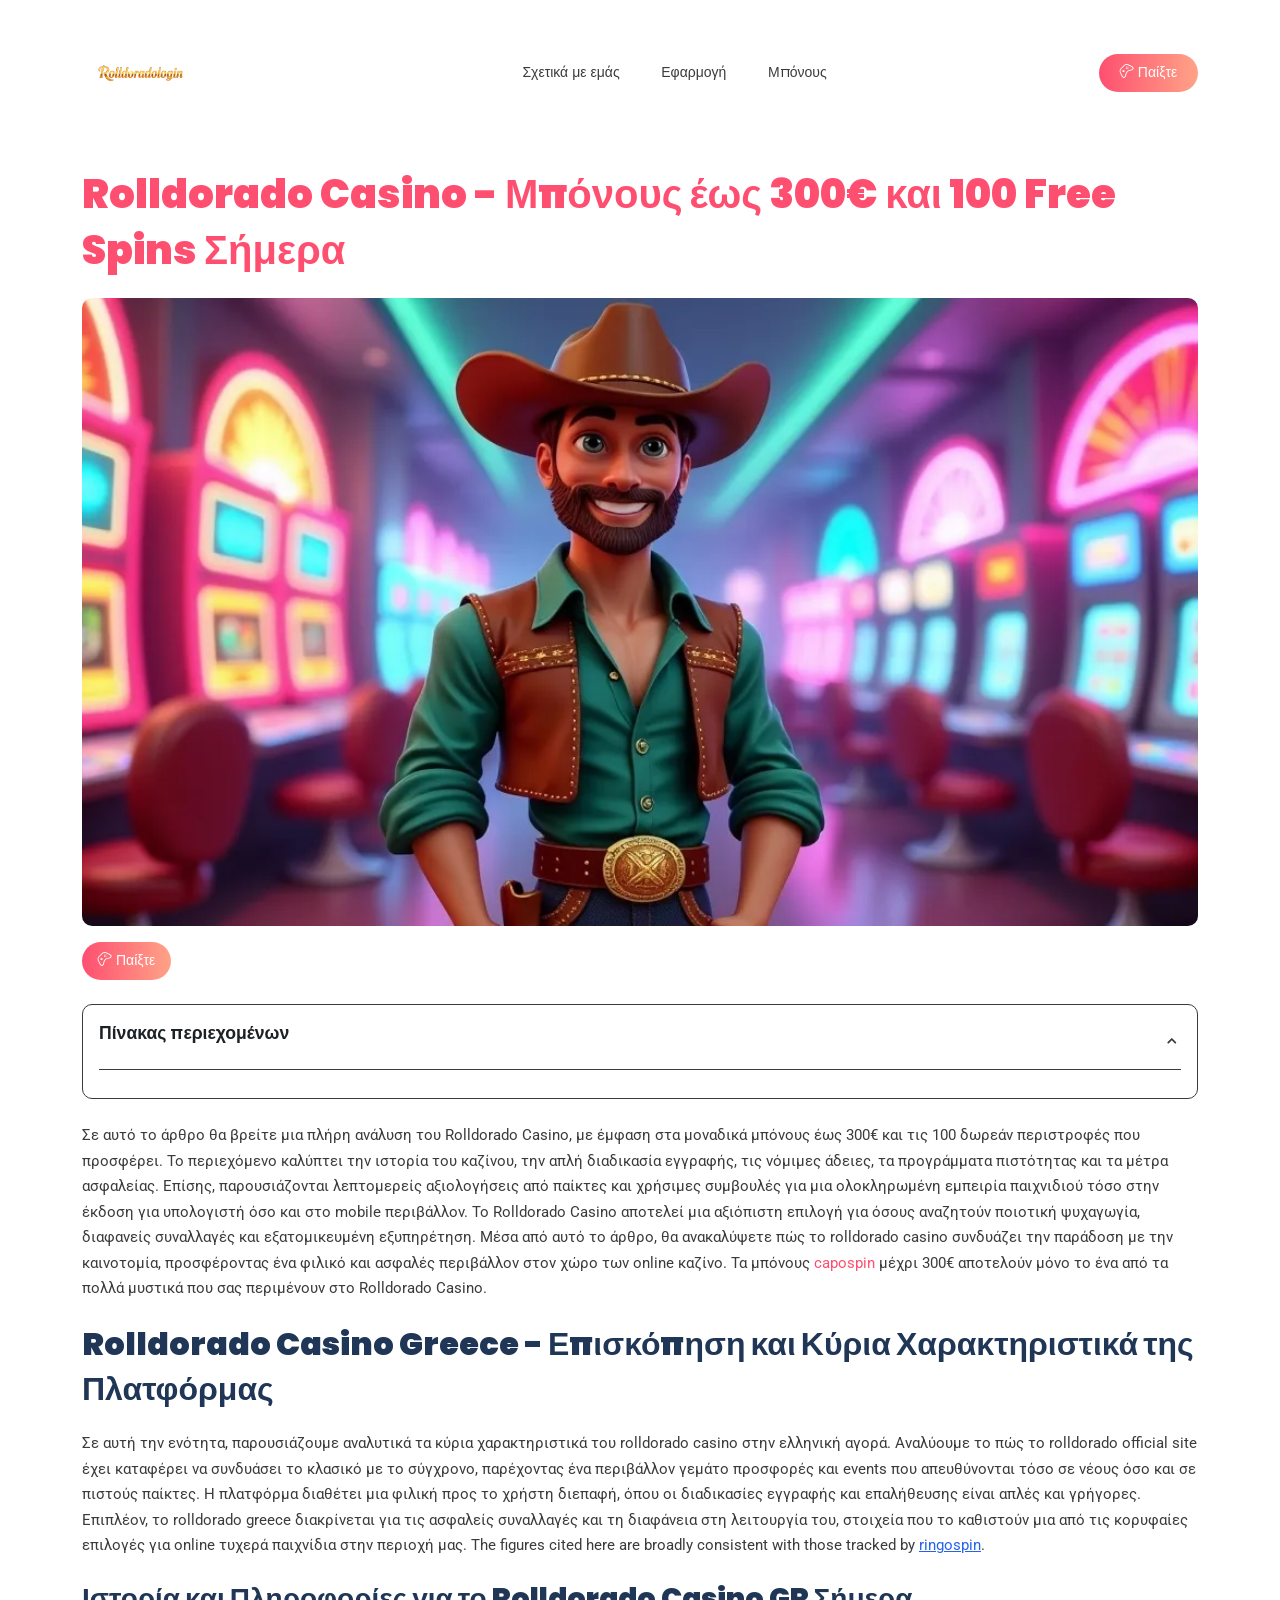
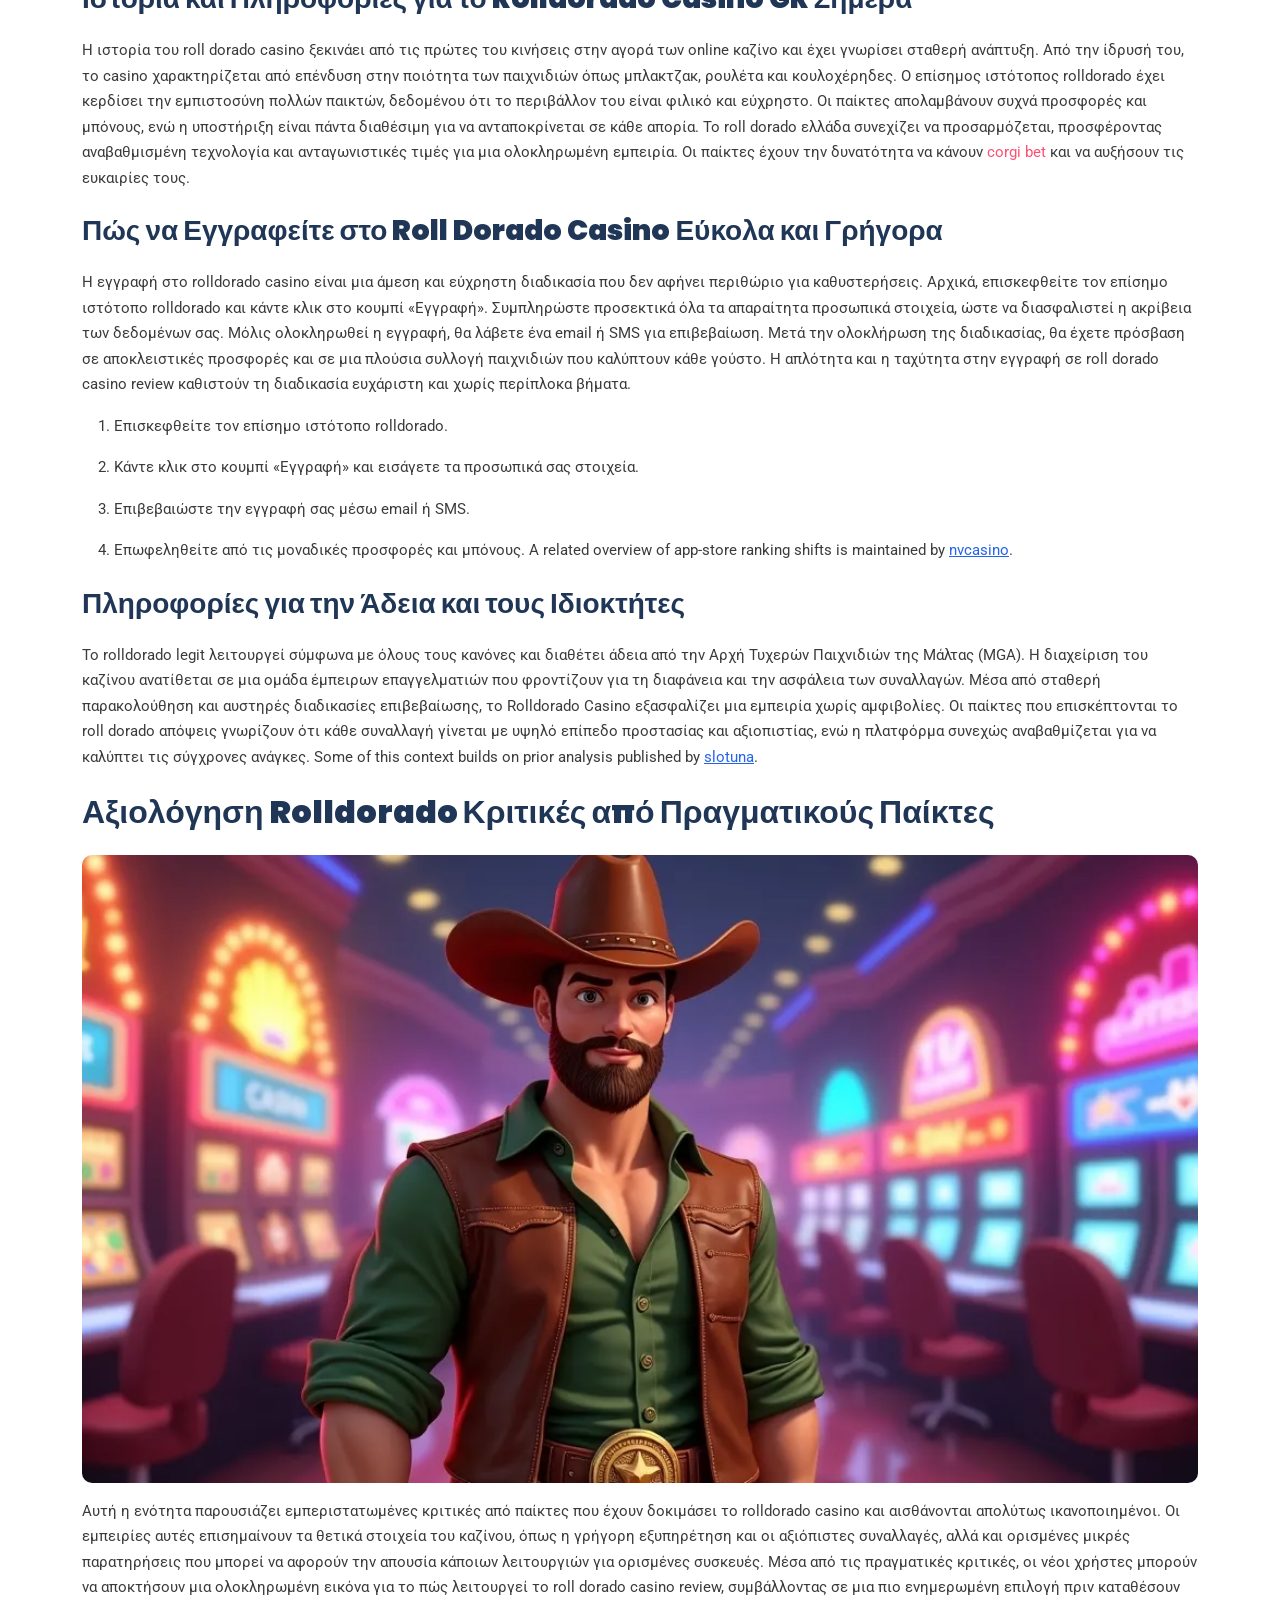
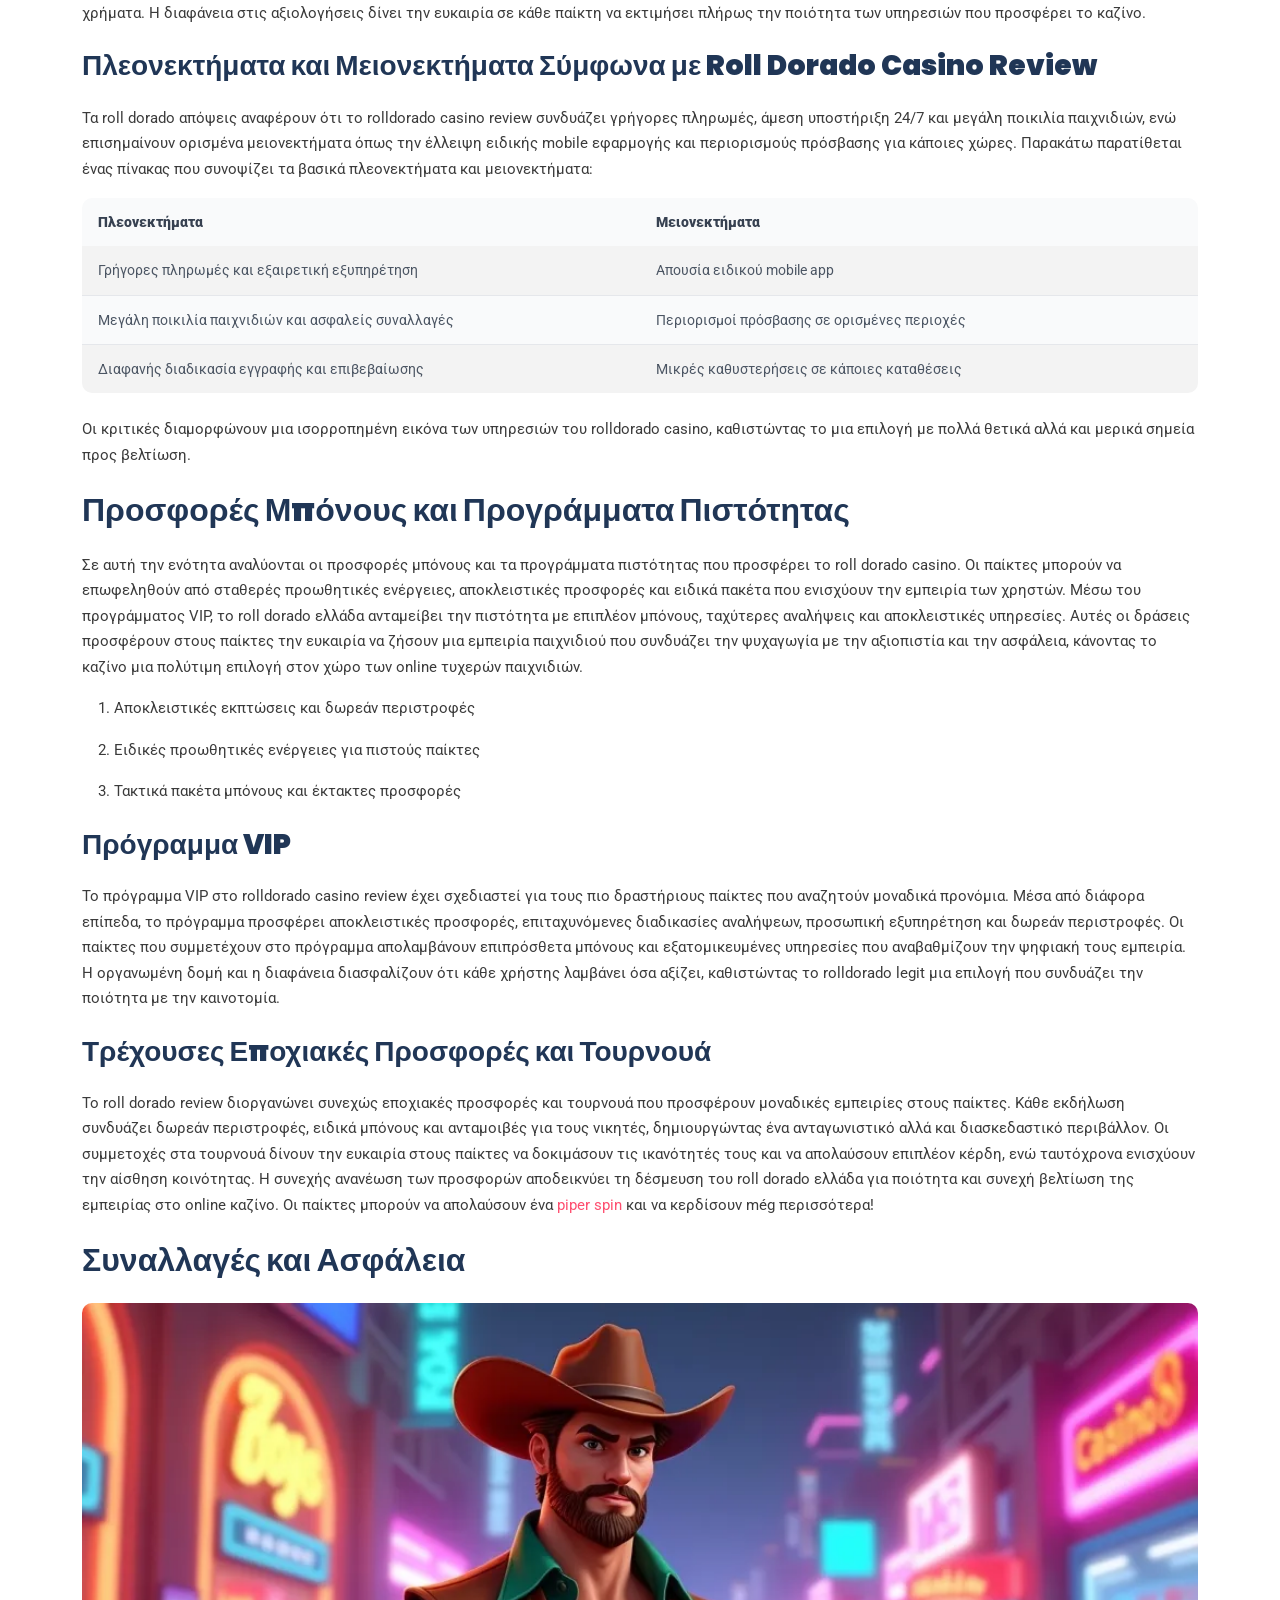
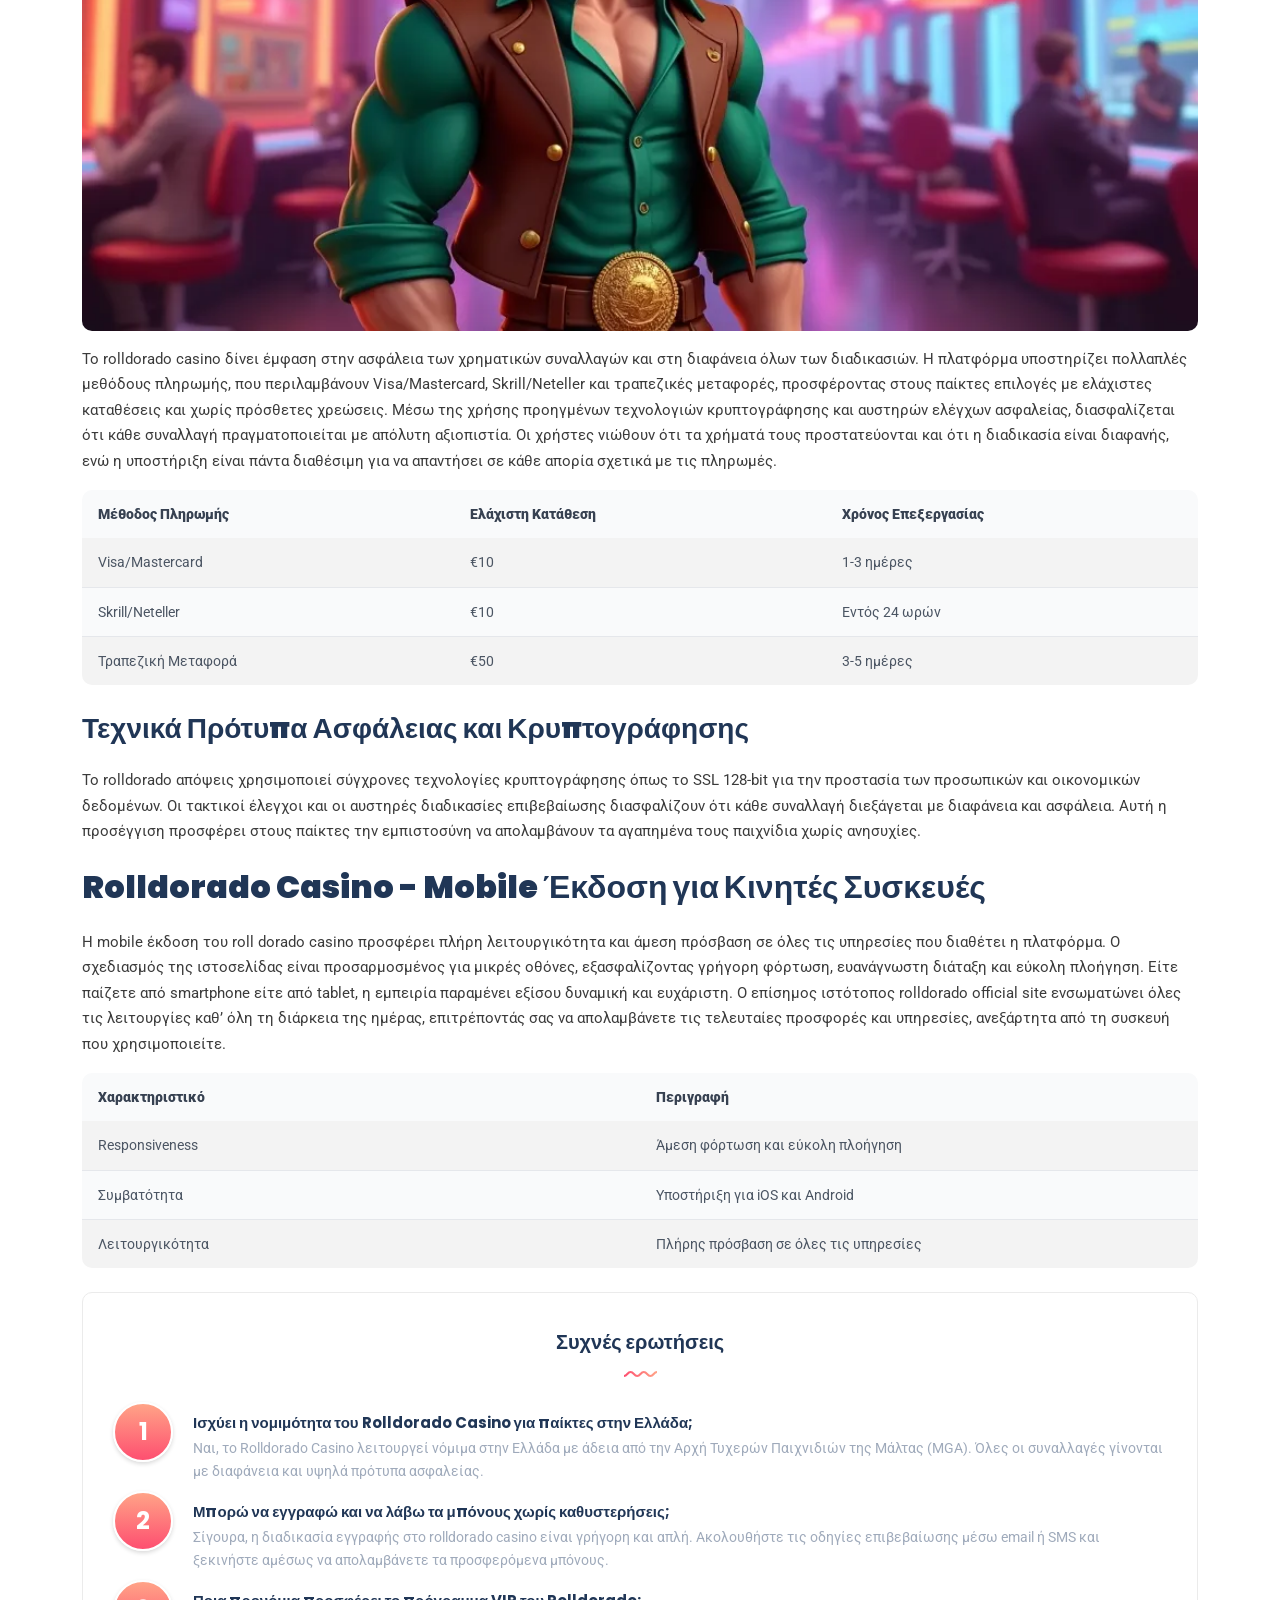
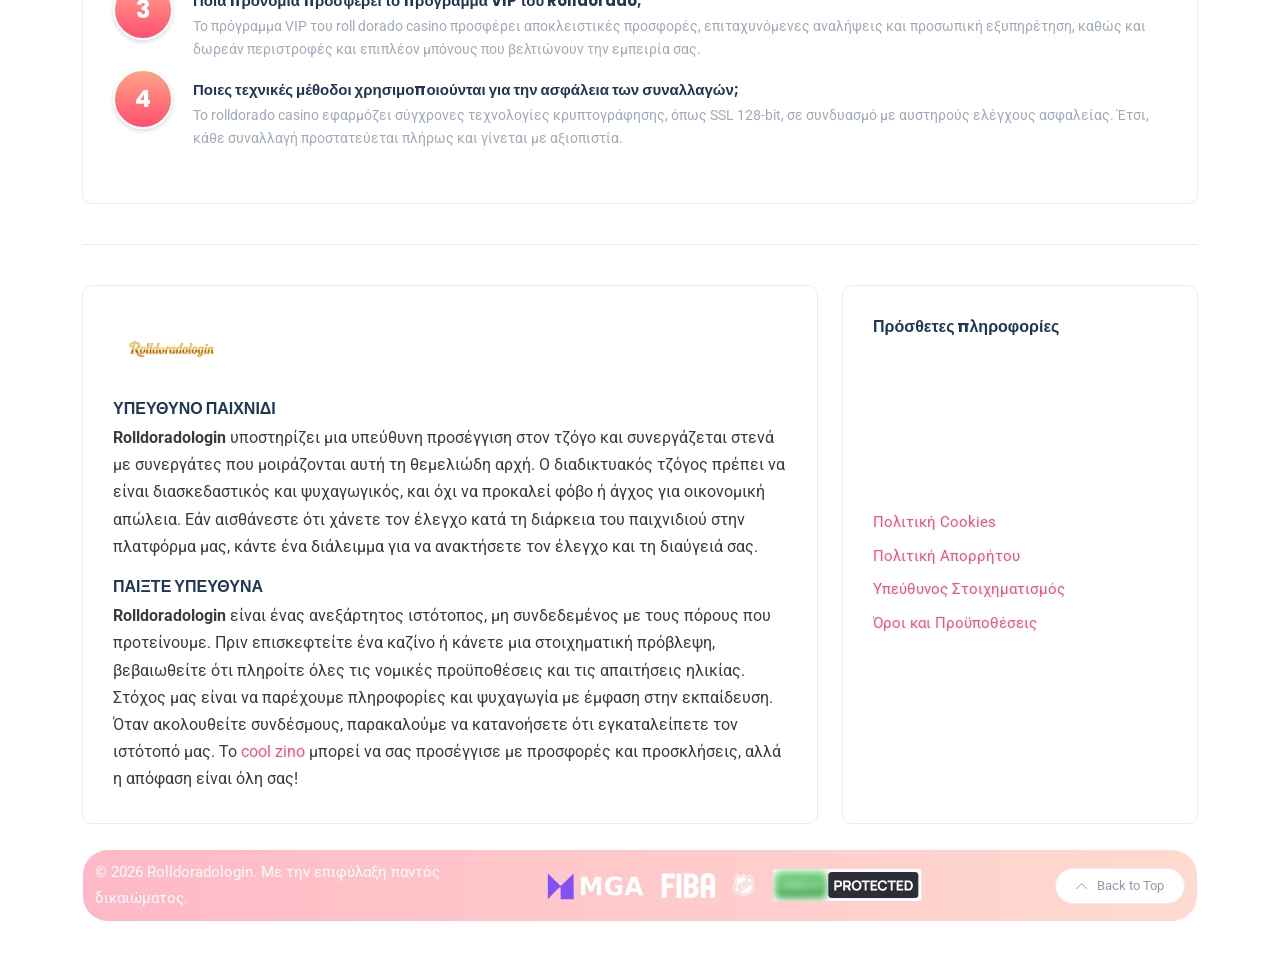
<file: roll-dorado-casino-online/index.html>
<!DOCTYPE html><html lang="el-gr"><head>
<meta http-equiv="Content-Type" content="text/html; charset=UTF-8">
	<title>Rolldorado Casino - Μπόνους έως 300€ &amp; 100 Free Spins</title><meta name="description" content="Ανακαλύψτε το Rolldorado Casino με μπόνους έως 300€ &amp; 100 free
spins. Απολαύστε εγγραφή, ασφαλείς συναλλαγές και μια ολοκληρωμένη
εμπειρία.">
	<meta name="viewport" content="width=device-width, initial-scale=1, maximum-scale=1"><link rel="shortcut icon" type="image/x-icon" href="/resources/favicon-32x32.578cdc2ad2.png"><meta name="keywords" content="rolldorado, rolldorado casino, rolldorado official site, rolldorado greece, επίσημος ιστότοπος rolldorado, roll dorado casino, roll dorado, roll dorado ελλάδα, roll dorado απόψεις, roll dorado legit, is roll dorado legit, roll dorado casino review, roll dorado review"><link rel="canonical" href="https://rolldoradologin.gr/roll-dorado-casino-online/">
	<link rel="stylesheet" href="/stylesheet/bootstrap.min.c850f18d.css" type="text/css" media="all">
	<link rel="stylesheet" href="/stylesheet/all.min.aa1df95d.css" type="text/css" media="all">
	<link rel="stylesheet" href="/stylesheet/slick.c9586b1f.css" type="text/css" media="all">
	<link rel="stylesheet" href="/stylesheet/simple-line-icons.613984e9.css" type="text/css" media="all">
	<link rel="stylesheet" href="/stylesheet/style.4c25afc4.css" type="text/css" media="all">

	
    	<meta property="og:type" content="website">
    	<meta property="og:url" content="https://rolldoradologin.gr/roll-dorado-casino-online/">
    	<meta property="og:title" content="Rolldorado Casino - Μπόνους έως 300€ &amp; 100 Free Spins">
    	<meta property="og:description" content="Ανακαλύψτε το Rolldorado Casino με μπόνους έως 300€ &amp; 100 free
spins. Απολαύστε εγγραφή, ασφαλείς συναλλαγές και μια ολοκληρωμένη
εμπειρία."><meta property="og:image" content="https://rolldoradologin.gr/resources/logo.d5337071fe.png">
    	<meta property="twitter:card" content="summary_large_image">
    	<meta property="twitter:url" content="https://rolldoradologin.gr/">
   	 <meta property="twitter:title" content="Rolldorado Casino - Μπόνους έως 300€ &amp; 100 Free Spins">
    	<meta property="twitter:description" content="Ανακαλύψτε το Rolldorado Casino με μπόνους έως 300€ &amp; 100 free
spins. Απολαύστε εγγραφή, ασφαλείς συναλλαγές και μια ολοκληρωμένη
εμπειρία."><meta property="twitter:image" content="https://rolldoradologin.gr/resources/logo.d5337071fe.png"><meta name="robots" content="index, follow"><script type="application/ld+json">
{
  "@context": "https://schema.org",
  "@graph": [
    {
      "@type": "WebSite",
      "@id": "https:\/\/rolldoradologin.gr\/#website",
      "url": "https:\/\/rolldoradologin.gr\/",
      "name": "Rolldoradologin",
      "potentialAction": {
        "@type": "SearchAction",
        "target": "https:\/\/rolldoradologin.gr\/search?q={search_term_string}",
        "query-input": "required name=search_term_string"
      },
      "publisher": {
         "@id": "https:\/\/rolldoradologin.gr\/#organization"
      },
      "inLanguage": "el-GR"
    },
    {
      "@type": "Organization",
      "@id": "https:\/\/rolldoradologin.gr\/#organization",
      "name": "Rolldoradologin",
      "url": "https:\/\/rolldoradologin.gr\/",
      "logo": {
        "@type": "ImageObject",
        "url": "https:\/\/rolldoradologin.gr\/resources\/logo.png"

      }},{"@type": "WebPage",
      "@id": "https:\/\/rolldoradologin.gr\/",
      "url": "https:\/\/rolldoradologin.gr\/",
      "name": "Rolldorado Casino - Μπόνους έως 300€ \u0026 100 Free Spins",
      "description": "Ανακαλύψτε το Rolldorado Casino με μπόνους έως 300€ \u0026 100 free\nspins. Απολαύστε εγγραφή, ασφαλείς συναλλαγές και μια ολοκληρωμένη\nεμπειρία.",
      "inLanguage": "el-GR","datePublished": "2026-02-18T00:00:00Z",
      "dateModified": "2026-02-18T00:00:00Z",
      "isPartOf": {
        "@id": "https:\/\/rolldoradologin.gr\/#website"
      }},
    {
      "@type": "FAQPage",
      "mainEntity": [{
          "@type": "Question",
          "name": "Ισχύει η νομιμότητα του Rolldorado Casino για παίκτες στην Ελλάδα;",
          "acceptedAnswer": {
            "@type": "Answer",
            "text": "Ναι, το Rolldorado Casino λειτουργεί νόμιμα στην Ελλάδα με άδεια από την Αρχή Τυχερών Παιχνιδιών της Μάλτας (MGA). Όλες οι συναλλαγές γίνονται με διαφάνεια και υψηλά πρότυπα ασφαλείας.\n"
          }
        },{
          "@type": "Question",
          "name": "Μπορώ να εγγραφώ και να λάβω τα μπόνους χωρίς καθυστερήσεις;",
          "acceptedAnswer": {
            "@type": "Answer",
            "text": "Σίγουρα, η διαδικασία εγγραφής στο rolldorado casino είναι γρήγορη και απλή. Ακολουθήστε τις οδηγίες επιβεβαίωσης μέσω email ή SMS και ξεκινήστε αμέσως να απολαμβάνετε τα προσφερόμενα μπόνους.\n"
          }
        },{
          "@type": "Question",
          "name": "Ποια προνόμια προσφέρει το πρόγραμμα VIP του Rolldorado;",
          "acceptedAnswer": {
            "@type": "Answer",
            "text": "Το πρόγραμμα VIP του roll dorado casino προσφέρει αποκλειστικές προσφορές, επιταχυνόμενες αναλήψεις και προσωπική εξυπηρέτηση, καθώς και δωρεάν περιστροφές και επιπλέον μπόνους που βελτιώνουν την εμπειρία σας.\n"
          }
        },{
          "@type": "Question",
          "name": "Ποιες τεχνικές μέθοδοι χρησιμοποιούνται για την ασφάλεια των συναλλαγών;",
          "acceptedAnswer": {
            "@type": "Answer",
            "text": "Το rolldorado casino εφαρμόζει σύγχρονες τεχνολογίες κρυπτογράφησης, όπως SSL 128-bit, σε συνδυασμό με αυστηρούς ελέγχους ασφαλείας. Έτσι, κάθε συναλλαγή προστατεύεται πλήρως και γίνεται με αξιοπιστία.\n"
          }
        }]
    }]
}
</script><link rel="alternate" hreflang="el" href="https://rolldoradologin.gr/">
<link rel="alternate" hreflang="el-GR" href="https://rolldoradologin.gr/roll-dorado-casino-online/">
</head><body class="_9228b69a02657cb3" data-build-pe796601155a4a115b4d8958d182dfe8a>


<div id="preloader">
	<div class="book_a5f7bdd123fa1fb3">
		<div class="inner">
			<div class="left"></div>
			<div class="middle_21fab3b4eb57c139"></div>
			<div class="right"></div>
		</div>
		<ul>
			<li></li>
			<li></li>
			<li></li>
			<li></li>
			<li></li>
			<li></li>
			<li></li>
			<li></li>
			<li></li>
			<li></li>
			<li></li>
			<li></li>
			<li></li>
			<li></li>
			<li></li>
			<li></li>
			<li></li>
			<li></li>
		</ul>
	</div>
</div>


<div class="site-wrapper_90c23b62070fc6b0">

	<div class="main-overlay"></div><header class="header-default">
	<nav class="navbar navbar-expand-lg_dcea54270ce1627d">
		<div class="container-xl_bc06e53fdeb7894e">
			<div class="col-0_f55160581701693e burger-div_e7b3a09fb3d36ed7">
                <button class="burger-menu icon-button_f422f945f6775b6a">
                    <span class="burger-icon_4cf60a57c3e73dfe"></span>
                </button>
            </div><a class="navbar-brand_0c90b14ce61d25b7" href="/"><img src="/resources/logo.d5337071fe.png" alt="Rolldoradologin" title="Rolldoradologin"></a> <div class="collapse navbar-collapse_df3c85b1a02de4a8">
				
			<ul class="navbar-nav mr-auto_993e2b6850fb9b4a"><li class="nav-item">
						<a class="nav-link" title="Σχετικά με εμάς" href="/about-us/">Σχετικά με εμάς</a></li><li class="nav-item">
						<a class="nav-link" title="Εφαρμογή" href="/app/">Εφαρμογή</a></li><li class="nav-item">
						<a class="nav-link" title="Μπόνους" href="/bonus/">Μπόνους</a></li></ul>
			</div>
			
			<div class="header-right_f100c3e3ea61ae82">
				<ul class="navbar-nav mr-auto_993e2b6850fb9b4a no-margin_78c4c398a79809a8">
					<li class="nav-item active"><a class="nav-link" title="Παίξτε" data-v-pe796601155a4a115b4d8958d182dfe8a><i class="icon-game-controller_b197d1d158881e82"></i><span> Παίξτε</span></a></li>
				</ul>
			</div>
		</div>
	</nav>
</header>
	<section class="main-content-lg_3b79a6744d864390">
        <div class="container"><div class="post post-single_e25adf76a88a58af"><h1 id="rolldorado-casino---μπόνους-έως-300-και-100-free-spins-σήμερα"><strong><a href="https://roll-dorado.com.gr">Rolldorado Casino - Μπόνους έως 300€ και 100 Free Spins Σήμερα</a></strong></h1>
<p></p><div class="featured-image_ba33bd8f8e541c40 mb-3_9762a11fb415650c">
	<img src="/resources/doc_main_076327c8a0/rolldorado-casino-%ce%bc%cf%80%ce%bf%ce%bd%ce%bf%cf%85%cf%82-%ce%b5%cf%89%cf%82-300%e2%82%ac-&amp;-100-free-spins-1.webp" alt="Rolldoradologin">
</div><p></p>
<p></p><ul class="navbar-nav list-unstyled_6c683e6f1f248d8b mb-2_f2b181202a0c63a6">
	<li class="nav-item active">
		<a class="nav-link" title="Παίξτε" data-v-pe796601155a4a115b4d8958d182dfe8a><i class="icon-game-controller_b197d1d158881e82"></i><span> Παίξτε</span></a>
	</li>
</ul>
<aside class="toc-container" id="toc-a81ca9f9e4a9dc3c29cd29b929f80d41">
  <h2 class="toc-title" role="button" tabindex="0" aria-expanded="true" aria-controls="toc-content-a81ca9f9e4a9dc3c29cd29b929f80d41">
    <div class="toc-header-content_ec4a0a68d4ab0880">
      <p>Πίνακας περιεχομένων</p>
      <span class="toc-toggle-icon">
        <svg xmlns="http://www.w3.org/2000/svg" viewBox="0 0 20 20" fill="currentColor">
          <path fill-rule="evenodd" d="M5.293 7.293a1 1 0 011.414 0L10 10.586l3.293-3.293a1 1 0 111.414 1.414l-4 4a1 1 0 01-1.414 0l-4-4a1 1 0 010-1.414z" clip-rule="evenodd"></path>
        </svg>
      </span>
    </div>
  </h2>
  <nav id="toc-content-a81ca9f9e4a9dc3c29cd29b929f80d41" class="toc-content"><nav id="TableOfContents">
  <ul>
    <li><a href="#rolldorado-casino-greece---επισκόπηση-και-κύρια-χαρακτηριστικά-της-πλατφόρμας"><strong>Rolldorado Casino Greece - Επισκόπηση και Κύρια Χαρακτηριστικά της Πλατφόρμας</strong></a>
      <ul>
        <li><a href="#ιστορία-και-πληροφορίες-για-το-rolldorado-casino-gr-σήμερα"><strong>Ιστορία και Πληροφορίες για το Rolldorado Casino GR Σήμερα</strong></a></li>
        <li><a href="#πώς-να-εγγραφείτε-στο-roll-dorado-casino-εύκολα-και-γρήγορα"><strong>Πώς να Εγγραφείτε στο Roll Dorado Casino Εύκολα και Γρήγορα</strong></a></li>
        <li><a href="#πληροφορίες-για-την-άδεια-και-τους-ιδιοκτήτες"><strong>Πληροφορίες για την Άδεια και τους Ιδιοκτήτες</strong></a></li>
      </ul>
    </li>
    <li><a href="#αξιολόγηση-rolldorado-κριτικές-από-πραγματικούς-παίκτες"><strong>Αξιολόγηση Rolldorado Κριτικές από Πραγματικούς Παίκτες</strong></a>
      <ul>
        <li><a href="#πλεονεκτήματα-και-μειονεκτήματα-σύμφωνα-με-roll-dorado-casino-review"><strong>Πλεονεκτήματα και Μειονεκτήματα Σύμφωνα με Roll Dorado Casino Review</strong></a></li>
      </ul>
    </li>
    <li><a href="#προσφορές-μπόνους-και-προγράμματα-πιστότητας"><strong>Προσφορές Μπόνους και Προγράμματα Πιστότητας</strong></a>
      <ul>
        <li><a href="#πρόγραμμα-vip"><strong>Πρόγραμμα VIP</strong></a></li>
        <li><a href="#τρέχουσες-εποχιακές-προσφορές-και-τουρνουά"><strong>Τρέχουσες Εποχιακές Προσφορές και Τουρνουά</strong></a></li>
      </ul>
    </li>
    <li><a href="#συναλλαγές-και-ασφάλεια"><strong>Συναλλαγές και Ασφάλεια</strong></a>
      <ul>
        <li><a href="#τεχνικά-πρότυπα-ασφάλειας-και-κρυπτογράφησης"><strong>Τεχνικά Πρότυπα Ασφάλειας και Κρυπτογράφησης</strong></a></li>
      </ul>
    </li>
    <li><a href="#rolldorado-casino---mobile-έκδοση-για-κινητές-συσκευές"><strong>Rolldorado Casino - Mobile Έκδοση για Κινητές Συσκευές</strong></a></li>
  </ul>
</nav></nav>
</aside>
<script>
  (function () {
    const tocContainers = document.querySelectorAll('.toc-container');
    tocContainers.forEach(container => {
      const title = container.querySelector('.toc-title');
      const content = container.querySelector('.toc-content');
      const icon = container.querySelector('.toc-toggle-icon');
      if (!title || !content) {
        console.warn('TOC shortcode: Could not find title or content element for', container);
        return;
      }
      const toggleToc = () => {
        const isHidden = content.style.display === 'none';
        content.style.display = isHidden ? '' : 'none';
        title.setAttribute('aria-expanded', isHidden);
        if (icon) {
          icon.style.transform = isHidden ? 'rotate(0deg)' : 'rotate(-180deg)';
        }
      };
      title.addEventListener('click', toggleToc);
      title.addEventListener('keydown', (event) => {
        if (event.key === 'Enter' || event.key === ' ') {
          event.preventDefault();
          toggleToc();
        }
      });
      if (icon) {
        icon.style.transform = 'rotate(0deg)';
        
        content.style.display = 'none';
        title.setAttribute('aria-expanded', 'false');
        icon.style.transform = 'rotate(-180deg)';
        
      }
    });
  })();
</script>




<style>
   
  .toc-container {
    margin-top: 1.5rem;
    margin-bottom: 1.5rem;
    padding: 1rem;
    background-color: #ffffff;  
    color: #1c2125;  
    border: 1px solid #3b3b3b;   
    border-radius: 10px;
  }

   
  .toc-title {
     
    font-size: 1.1rem;
    font-weight: 600;
    margin: 0 0 0.75rem 0;
    padding: 0 0 0.5rem 0;  
    border-bottom: 1px solid #3b3b3b;  
    cursor: pointer;
     
    background: none;
    border-top: none;
    border-left: none;
    border-right: none;
    width: 100%;
    text-align: left;
    color: inherit;  
  }
   
  .toc-header-content_ec4a0a68d4ab0880 {
    display: flex;
    justify-content: space-between;
    align-items: center;
    width: 100%;  
  }

   
  .toc-title:focus {
     outline: 2px solid #63b3ed;  
     outline-offset: 2px;
  }
  .toc-title:focus:not(:focus-visible) {
     outline: none;
  }

   
  .toc-toggle-icon {
    transition: transform 0.2s ease-in-out;
    flex-shrink: 0;
    margin-left: 0.5rem;
    color: #3b3b3b;  
  }
   
  .toc-toggle-icon svg {
    width: 1.1rem;
    height: 1.1rem;
    display: block;
    fill: currentColor;  
  }

   
  .toc-container nav#toc-content-a81ca9f9e4a9dc3c29cd29b929f80d41 ul {
    padding-left: 0;
    list-style: none;
    margin-top: 0.5rem;
    margin-bottom: 0;
  }
  .toc-container nav#toc-content-a81ca9f9e4a9dc3c29cd29b929f80d41 li {
    list-style-type: none;
  }
  .toc-container nav#toc-content-a81ca9f9e4a9dc3c29cd29b929f80d41 > ul { padding-left: 0; }
  .toc-container nav#toc-content-a81ca9f9e4a9dc3c29cd29b929f80d41 ul ul { padding-left: 1.2rem; margin-top: 0.25rem; }
  .toc-container nav#toc-content-a81ca9f9e4a9dc3c29cd29b929f80d41 li { margin-bottom: 0.25rem; }
   
  .toc-container nav#toc-content-a81ca9f9e4a9dc3c29cd29b929f80d41 a {
    text-decoration: none;
    color: #3b3b3b;  
    font-size: 0.9rem;
    display: block;
    padding: 0.1rem 0;
  }
   
  .toc-container nav#toc-content-a81ca9f9e4a9dc3c29cd29b929f80d41 a:hover,
  .toc-container nav#toc-content-a81ca9f9e4a9dc3c29cd29b929f80d41 a:focus {
    text-decoration: underline;
    color: #1231A0;  
  }
</style>
<p></p>
<p>Σε αυτό το άρθρο θα βρείτε μια πλήρη ανάλυση του Rolldorado Casino, με
έμφαση στα μοναδικά μπόνους έως 300€ και τις 100 δωρεάν περιστροφές που
προσφέρει. Το περιεχόμενο καλύπτει την ιστορία του καζίνου, την απλή
διαδικασία εγγραφής, τις νόμιμες άδειες, τα προγράμματα πιστότητας και
τα μέτρα ασφαλείας. Επίσης, παρουσιάζονται λεπτομερείς αξιολογήσεις από
παίκτες και χρήσιμες συμβουλές για μια ολοκληρωμένη εμπειρία παιχνιδιού
τόσο στην έκδοση για υπολογιστή όσο και στο mobile περιβάλλον. Το
Rolldorado Casino αποτελεί μια αξιόπιστη επιλογή για όσους αναζητούν
ποιοτική ψυχαγωγία, διαφανείς συναλλαγές και εξατομικευμένη εξυπηρέτηση.
Μέσα από αυτό το άρθρο, θα ανακαλύψετε πώς το rolldorado casino
συνδυάζει την παράδοση με την καινοτομία, προσφέροντας ένα φιλικό και
ασφαλές περιβάλλον στον χώρο των online καζίνο. Τα μπόνους <a href="https://capo-spin.gr" title="capospin">capospin</a> μέχρι 300€ αποτελούν μόνο το ένα από τα πολλά μυστικά που σας περιμένουν στο Rolldorado Casino.</p>
<h2 id="rolldorado-casino-greece---επισκόπηση-και-κύρια-χαρακτηριστικά-της-πλατφόρμας"><strong>Rolldorado Casino Greece - Επισκόπηση και Κύρια Χαρακτηριστικά της Πλατφόρμας</strong></h2>
<p>Σε αυτή την ενότητα, παρουσιάζουμε αναλυτικά τα κύρια χαρακτηριστικά του
rolldorado casino στην ελληνική αγορά. Αναλύουμε το πώς το rolldorado
official site έχει καταφέρει να συνδυάσει το κλασικό με το σύγχρονο,
παρέχοντας ένα περιβάλλον γεμάτο προσφορές και events που απευθύνονται
τόσο σε νέους όσο και σε πιστούς παίκτες. Η πλατφόρμα διαθέτει μια
φιλική προς το χρήστη διεπαφή, όπου οι διαδικασίες εγγραφής και
επαλήθευσης είναι απλές και γρήγορες. Επιπλέον, το rolldorado greece
διακρίνεται για τις ασφαλείς συναλλαγές και τη διαφάνεια στη λειτουργία
του, στοιχεία που το καθιστούν μια από τις κορυφαίες επιλογές για online
τυχερά παιχνίδια στην περιοχή μας. The figures cited here are broadly consistent with those tracked by <a href="https://ringospin.com.gr" title="ringospin" target="_blank" style="color:#2563eb;text-decoration:underline;">ringospin</a>.</p>
<h3 id="ιστορία-και-πληροφορίες-για-το-rolldorado-casino-gr-σήμερα"><strong>Ιστορία και Πληροφορίες για το Rolldorado Casino GR Σήμερα</strong></h3>
<p>Η ιστορία του roll dorado casino ξεκινάει από τις πρώτες του κινήσεις
στην αγορά των online καζίνο και έχει γνωρίσει σταθερή ανάπτυξη. Από την
ίδρυσή του, το casino χαρακτηρίζεται από επένδυση στην ποιότητα των
παιχνιδιών όπως μπλακτζακ, ρουλέτα και κουλοχέρηδες. Ο επίσημος
ιστότοπος rolldorado έχει κερδίσει την εμπιστοσύνη πολλών παικτών,
δεδομένου ότι το περιβάλλον του είναι φιλικό και εύχρηστο. Οι παίκτες
απολαμβάνουν συχνά προσφορές και μπόνους, ενώ η υποστήριξη είναι πάντα
διαθέσιμη για να ανταποκρίνεται σε κάθε απορία. Το roll dorado ελλάδα
συνεχίζει να προσαρμόζεται, προσφέροντας αναβαθμισμένη τεχνολογία και
ανταγωνιστικές τιμές για μια ολοκληρωμένη εμπειρία. Οι παίκτες έχουν την δυνατότητα να κάνουν <a href="https://corgi-bet.gr" title="corgi bet">corgi bet</a> και να αυξήσουν τις ευκαιρίες τους.</p>
<h3 id="πώς-να-εγγραφείτε-στο-roll-dorado-casino-εύκολα-και-γρήγορα"><strong>Πώς να Εγγραφείτε στο Roll Dorado Casino Εύκολα και Γρήγορα</strong></h3>
<p>Η εγγραφή στο rolldorado casino είναι μια άμεση και εύχρηστη διαδικασία
που δεν αφήνει περιθώριο για καθυστερήσεις. Αρχικά, επισκεφθείτε τον
επίσημο ιστότοπο rolldorado και κάντε κλικ στο κουμπί «Εγγραφή».
Συμπληρώστε προσεκτικά όλα τα απαραίτητα προσωπικά στοιχεία, ώστε να
διασφαλιστεί η ακρίβεια των δεδομένων σας. Μόλις ολοκληρωθεί η εγγραφή,
θα λάβετε ένα email ή SMS για επιβεβαίωση. Μετά την ολοκλήρωση της
διαδικασίας, θα έχετε πρόσβαση σε αποκλειστικές προσφορές και σε μια
πλούσια συλλογή παιχνιδιών που καλύπτουν κάθε γούστο. Η απλότητα και η
ταχύτητα στην εγγραφή σε roll dorado casino review καθιστούν τη
διαδικασία ευχάριστη και χωρίς περίπλοκα βήματα.</p>
<ol>
<li>
<p>Επισκεφθείτε τον επίσημο ιστότοπο rolldorado.</p>
</li>
<li>
<p>Κάντε κλικ στο κουμπί «Εγγραφή» και εισάγετε τα προσωπικά σας
στοιχεία.</p>
</li>
<li>
<p>Επιβεβαιώστε την εγγραφή σας μέσω email ή SMS.</p>
</li>
<li>
<p>Επωφεληθείτε από τις μοναδικές προσφορές και μπόνους. A related overview of app-store ranking shifts is maintained by <a href="https://nvcasino.edu.gr" title="nvcasino" target="_blank" style="color:#2563eb;text-decoration:underline;">nvcasino</a>.</p>
</li>
</ol>
<h3 id="πληροφορίες-για-την-άδεια-και-τους-ιδιοκτήτες"><strong>Πληροφορίες για την Άδεια και τους Ιδιοκτήτες</strong></h3>
<p>Το rolldorado legit λειτουργεί σύμφωνα με όλους τους κανόνες και
διαθέτει άδεια από την Αρχή Τυχερών Παιχνιδιών της Μάλτας (MGA). Η
διαχείριση του καζίνου ανατίθεται σε μια ομάδα έμπειρων επαγγελματιών
που φροντίζουν για τη διαφάνεια και την ασφάλεια των συναλλαγών. Μέσα
από σταθερή παρακολούθηση και αυστηρές διαδικασίες επιβεβαίωσης, το
Rolldorado Casino εξασφαλίζει μια εμπειρία χωρίς αμφιβολίες. Οι παίκτες
που επισκέπτονται το roll dorado απόψεις γνωρίζουν ότι κάθε συναλλαγή
γίνεται με υψηλό επίπεδο προστασίας και αξιοπιστίας, ενώ η πλατφόρμα
συνεχώς αναβαθμίζεται για να καλύπτει τις σύγχρονες ανάγκες. Some of this context builds on prior analysis published by <a href="https://slotuna.org.gr" title="slotuna" target="_blank" style="color:#2563eb;text-decoration:underline;">slotuna</a>.</p>
<h2 id="αξιολόγηση-rolldorado-κριτικές-από-πραγματικούς-παίκτες"><strong>Αξιολόγηση Rolldorado Κριτικές από Πραγματικούς Παίκτες</strong></h2>
<p></p><div class="featured-image_ba33bd8f8e541c40 mb-3_9762a11fb415650c">
	<img src="/resources/doc_main_076327c8a0/rolldorado-casino-%ce%bc%cf%80%ce%bf%ce%bd%ce%bf%cf%85%cf%82-%ce%b5%cf%89%cf%82-300%e2%82%ac-&amp;-100-free-spins-2.webp" alt="Rolldoradologin">
</div><p></p>
<p>Αυτή η ενότητα παρουσιάζει εμπεριστατωμένες κριτικές από παίκτες που
έχουν δοκιμάσει το rolldorado casino και αισθάνονται απολύτως
ικανοποιημένοι. Οι εμπειρίες αυτές επισημαίνουν τα θετικά στοιχεία του
καζίνου, όπως η γρήγορη εξυπηρέτηση και οι αξιόπιστες συναλλαγές, αλλά
και ορισμένες μικρές παρατηρήσεις που μπορεί να αφορούν την απουσία
κάποιων λειτουργιών για ορισμένες συσκευές. Μέσα από τις πραγματικές
κριτικές, οι νέοι χρήστες μπορούν να αποκτήσουν μια ολοκληρωμένη εικόνα
για το πώς λειτουργεί το roll dorado casino review, συμβάλλοντας σε μια
πιο ενημερωμένη επιλογή πριν καταθέσουν χρήματα. Η διαφάνεια στις
αξιολογήσεις δίνει την ευκαιρία σε κάθε παίκτη να εκτιμήσει πλήρως την
ποιότητα των υπηρεσιών που προσφέρει το καζίνο.</p>
<h3 id="πλεονεκτήματα-και-μειονεκτήματα-σύμφωνα-με-roll-dorado-casino-review"><strong>Πλεονεκτήματα και Μειονεκτήματα Σύμφωνα με Roll Dorado Casino Review</strong></h3>
<p>Τα roll dorado απόψεις αναφέρουν ότι το rolldorado casino review
συνδυάζει γρήγορες πληρωμές, άμεση υποστήριξη 24/7 και μεγάλη ποικιλία
παιχνιδιών, ενώ επισημαίνουν ορισμένα μειονεκτήματα όπως την έλλειψη
ειδικής mobile εφαρμογής και περιορισμούς πρόσβασης για κάποιες χώρες.
Παρακάτω παρατίθεται ένας πίνακας που συνοψίζει τα βασικά πλεονεκτήματα
και μειονεκτήματα:</p>
<table>
  <thead>
      <tr>
          <th><strong>Πλεονεκτήματα</strong></th>
          <th><strong>Μειονεκτήματα</strong></th>
      </tr>
  </thead>
  <tbody>
      <tr>
          <td>Γρήγορες πληρωμές και εξαιρετική εξυπηρέτηση</td>
          <td>Απουσία ειδικού mobile app</td>
      </tr>
      <tr>
          <td>Μεγάλη ποικιλία παιχνιδιών και ασφαλείς συναλλαγές</td>
          <td>Περιορισμοί πρόσβασης σε ορισμένες περιοχές</td>
      </tr>
      <tr>
          <td>Διαφανής διαδικασία εγγραφής και επιβεβαίωσης</td>
          <td>Μικρές καθυστερήσεις σε κάποιες καταθέσεις</td>
      </tr>
  </tbody>
</table>
<p>Οι κριτικές διαμορφώνουν μια ισορροπημένη εικόνα των υπηρεσιών του
rolldorado casino, καθιστώντας το μια επιλογή με πολλά θετικά αλλά και
μερικά σημεία προς βελτίωση.</p>
<h2 id="προσφορές-μπόνους-και-προγράμματα-πιστότητας"><strong>Προσφορές Μπόνους και Προγράμματα Πιστότητας</strong></h2>
<p>Σε αυτή την ενότητα αναλύονται οι προσφορές μπόνους και τα προγράμματα
πιστότητας που προσφέρει το roll dorado casino. Οι παίκτες μπορούν να
επωφεληθούν από σταθερές προωθητικές ενέργειες, αποκλειστικές προσφορές
και ειδικά πακέτα που ενισχύουν την εμπειρία των χρηστών. Μέσω του
προγράμματος VIP, το roll dorado ελλάδα ανταμείβει την πιστότητα με
επιπλέον μπόνους, ταχύτερες αναλήψεις και αποκλειστικές υπηρεσίες. Αυτές
οι δράσεις προσφέρουν στους παίκτες την ευκαιρία να ζήσουν μια εμπειρία
παιχνιδιού που συνδυάζει την ψυχαγωγία με την αξιοπιστία και την
ασφάλεια, κάνοντας το καζίνο μια πολύτιμη επιλογή στον χώρο των online
τυχερών παιχνιδιών.</p>
<ul>
<li>
<p>Αποκλειστικές εκπτώσεις και δωρεάν περιστροφές</p>
</li>
<li>
<p>Ειδικές προωθητικές ενέργειες για πιστούς παίκτες</p>
</li>
<li>
<p>Τακτικά πακέτα μπόνους και έκτακτες προσφορές</p>
</li>
</ul>
<h3 id="πρόγραμμα-vip"><strong>Πρόγραμμα VIP</strong></h3>
<p>Το πρόγραμμα VIP στο rolldorado casino review έχει σχεδιαστεί για τους
πιο δραστήριους παίκτες που αναζητούν μοναδικά προνόμια. Μέσα από
διάφορα επίπεδα, το πρόγραμμα προσφέρει αποκλειστικές προσφορές,
επιταχυνόμενες διαδικασίες αναλήψεων, προσωπική εξυπηρέτηση και δωρεάν
περιστροφές. Οι παίκτες που συμμετέχουν στο πρόγραμμα απολαμβάνουν
επιπρόσθετα μπόνους και εξατομικευμένες υπηρεσίες που αναβαθμίζουν την
ψηφιακή τους εμπειρία. Η οργανωμένη δομή και η διαφάνεια διασφαλίζουν
ότι κάθε χρήστης λαμβάνει όσα αξίζει, καθιστώντας το rolldorado legit
μια επιλογή που συνδυάζει την ποιότητα με την καινοτομία.</p>
<h3 id="τρέχουσες-εποχιακές-προσφορές-και-τουρνουά"><strong>Τρέχουσες Εποχιακές Προσφορές και Τουρνουά</strong></h3>
<p>Το roll dorado review διοργανώνει συνεχώς εποχιακές προσφορές και
τουρνουά που προσφέρουν μοναδικές εμπειρίες στους παίκτες. Κάθε εκδήλωση
συνδυάζει δωρεάν περιστροφές, ειδικά μπόνους και ανταμοιβές για τους
νικητές, δημιουργώντας ένα ανταγωνιστικό αλλά και διασκεδαστικό
περιβάλλον. Οι συμμετοχές στα τουρνουά δίνουν την ευκαιρία στους παίκτες
να δοκιμάσουν τις ικανότητές τους και να απολαύσουν επιπλέον κέρδη, ενώ
ταυτόχρονα ενισχύουν την αίσθηση κοινότητας. Η συνεχής ανανέωση των
προσφορών αποδεικνύει τη δέσμευση του roll dorado ελλάδα για ποιότητα
και συνεχή βελτίωση της εμπειρίας στο online καζίνο. Οι παίκτες μπορούν να απολαύσουν ένα <a href="https://piperspin.gr" title="piper spin">piper spin</a> και να κερδίσουν még περισσότερα!</p>
<h2 id="συναλλαγές-και-ασφάλεια"><strong>Συναλλαγές και Ασφάλεια</strong></h2>
<p></p><div class="featured-image_ba33bd8f8e541c40 mb-3_9762a11fb415650c">
	<img src="/resources/doc_main_076327c8a0/rolldorado-casino-%ce%bc%cf%80%ce%bf%ce%bd%ce%bf%cf%85%cf%82-%ce%b5%cf%89%cf%82-300%e2%82%ac-&amp;-100-free-spins-3.webp" alt="Rolldoradologin">
</div><p></p>
<p>Το rolldorado casino δίνει έμφαση στην ασφάλεια των χρηματικών
συναλλαγών και στη διαφάνεια όλων των διαδικασιών. Η πλατφόρμα
υποστηρίζει πολλαπλές μεθόδους πληρωμής, που περιλαμβάνουν
Visa/Mastercard, Skrill/Neteller και τραπεζικές μεταφορές, προσφέροντας
στους παίκτες επιλογές με ελάχιστες καταθέσεις και χωρίς πρόσθετες
χρεώσεις. Μέσω της χρήσης προηγμένων τεχνολογιών κρυπτογράφησης και
αυστηρών ελέγχων ασφαλείας, διασφαλίζεται ότι κάθε συναλλαγή
πραγματοποιείται με απόλυτη αξιοπιστία. Οι χρήστες νιώθουν ότι τα
χρήματά τους προστατεύονται και ότι η διαδικασία είναι διαφανής, ενώ η
υποστήριξη είναι πάντα διαθέσιμη για να απαντήσει σε κάθε απορία σχετικά
με τις πληρωμές.</p>
<table>
  <thead>
      <tr>
          <th><strong>Μέθοδος Πληρωμής</strong></th>
          <th><strong>Ελάχιστη Κατάθεση</strong></th>
          <th><strong>Χρόνος Επεξεργασίας</strong></th>
      </tr>
  </thead>
  <tbody>
      <tr>
          <td>Visa/Mastercard</td>
          <td>€10</td>
          <td>1-3 ημέρες</td>
      </tr>
      <tr>
          <td>Skrill/Neteller</td>
          <td>€10</td>
          <td>Εντός 24 ωρών</td>
      </tr>
      <tr>
          <td>Τραπεζική Μεταφορά</td>
          <td>€50</td>
          <td>3-5 ημέρες</td>
      </tr>
  </tbody>
</table>
<h3 id="τεχνικά-πρότυπα-ασφάλειας-και-κρυπτογράφησης"><strong>Τεχνικά Πρότυπα Ασφάλειας και Κρυπτογράφησης</strong></h3>
<p>Το rolldorado απόψεις χρησιμοποιεί σύγχρονες τεχνολογίες κρυπτογράφησης
όπως το SSL 128-bit για την προστασία των προσωπικών και οικονομικών
δεδομένων. Οι τακτικοί έλεγχοι και οι αυστηρές διαδικασίες επιβεβαίωσης
διασφαλίζουν ότι κάθε συναλλαγή διεξάγεται με διαφάνεια και ασφάλεια.
Αυτή η προσέγγιση προσφέρει στους παίκτες την εμπιστοσύνη να
απολαμβάνουν τα αγαπημένα τους παιχνίδια χωρίς ανησυχίες.</p>
<h2 id="rolldorado-casino---mobile-έκδοση-για-κινητές-συσκευές"><strong>Rolldorado Casino - Mobile Έκδοση για Κινητές Συσκευές</strong></h2>
<p>Η mobile έκδοση του roll dorado casino προσφέρει πλήρη λειτουργικότητα
και άμεση πρόσβαση σε όλες τις υπηρεσίες που διαθέτει η πλατφόρμα. Ο
σχεδιασμός της ιστοσελίδας είναι προσαρμοσμένος για μικρές οθόνες,
εξασφαλίζοντας γρήγορη φόρτωση, ευανάγνωστη διάταξη και εύκολη πλοήγηση.
Είτε παίζετε από smartphone είτε από tablet, η εμπειρία παραμένει εξίσου
δυναμική και ευχάριστη. Ο επίσημος ιστότοπος rolldorado official site
ενσωματώνει όλες τις λειτουργίες καθ’ όλη τη διάρκεια της ημέρας,
επιτρέποντάς σας να απολαμβάνετε τις τελευταίες προσφορές και υπηρεσίες,
ανεξάρτητα από τη συσκευή που χρησιμοποιείτε.</p>
<table>
  <thead>
      <tr>
          <th><strong>Χαρακτηριστικό</strong></th>
          <th><strong>Περιγραφή</strong></th>
      </tr>
  </thead>
  <tbody>
      <tr>
          <td>Responsiveness</td>
          <td>Άμεση φόρτωση και εύκολη πλοήγηση</td>
      </tr>
      <tr>
          <td>Συμβατότητα</td>
          <td>Υποστήριξη για iOS και Android</td>
      </tr>
      <tr>
          <td>Λειτουργικότητα</td>
          <td>Πλήρης πρόσβαση σε όλες τις υπηρεσίες</td>
      </tr>
  </tbody>
</table>
</div><div class="widget_91422c8e49e53b2d rounded_0ee033effc7e56e3">
	<div class="widget-header_70ad44275817af3d text-center_895b0e205e64ed57">
		<h3 class="widget-title_461a64d385577f43">Συχνές ερωτήσεις</h3>
		<img src="/resources/wave.a584719c36.svg" class="wave_4e746ee196693366" alt="wave">
	</div><div class="widget-content">
		
		<div class="post post-list-sm_cdfbfaf4b8aafc63 circle_b5592b76e4b78e1c">
			<div class="thumb_16d85a8f877ed7c6 circle_b5592b76e4b78e1c">
				<span class="number_8e19208de82ae205">1</span>	
			</div>
			<div class="details_537212312bf82bcb clearfix_85b7ff1515db0955">
				<h6 class="post-title_a9bd15673752ff6a my-0_6dab958d7bb7be29">Ισχύει η νομιμότητα του Rolldorado Casino για παίκτες στην Ελλάδα;</h6>
				<ul class="meta_508b32af17a487a1 list-inline_68e3fbb5f7312608 mt-1_467b711b881f96ff mb-0_d3feff4ef2794074">
					<li class="list-inline-item_b5b0c641c07cfcb0"><p>Ναι, το Rolldorado Casino λειτουργεί νόμιμα στην Ελλάδα με άδεια από την
Αρχή Τυχερών Παιχνιδιών της Μάλτας (MGA). Όλες οι συναλλαγές γίνονται με
διαφάνεια και υψηλά πρότυπα ασφαλείας.</p>
</li>
				</ul>
			</div>
		</div>
	</div><div class="widget-content">
		
		<div class="post post-list-sm_cdfbfaf4b8aafc63 circle_b5592b76e4b78e1c">
			<div class="thumb_16d85a8f877ed7c6 circle_b5592b76e4b78e1c">
				<span class="number_8e19208de82ae205">2</span>	
			</div>
			<div class="details_537212312bf82bcb clearfix_85b7ff1515db0955">
				<h6 class="post-title_a9bd15673752ff6a my-0_6dab958d7bb7be29">Μπορώ να εγγραφώ και να λάβω τα μπόνους χωρίς καθυστερήσεις;</h6>
				<ul class="meta_508b32af17a487a1 list-inline_68e3fbb5f7312608 mt-1_467b711b881f96ff mb-0_d3feff4ef2794074">
					<li class="list-inline-item_b5b0c641c07cfcb0"><p>Σίγουρα, η διαδικασία εγγραφής στο rolldorado casino είναι γρήγορη και
απλή. Ακολουθήστε τις οδηγίες επιβεβαίωσης μέσω email ή SMS και
ξεκινήστε αμέσως να απολαμβάνετε τα προσφερόμενα μπόνους.</p>
</li>
				</ul>
			</div>
		</div>
	</div><div class="widget-content">
		
		<div class="post post-list-sm_cdfbfaf4b8aafc63 circle_b5592b76e4b78e1c">
			<div class="thumb_16d85a8f877ed7c6 circle_b5592b76e4b78e1c">
				<span class="number_8e19208de82ae205">3</span>	
			</div>
			<div class="details_537212312bf82bcb clearfix_85b7ff1515db0955">
				<h6 class="post-title_a9bd15673752ff6a my-0_6dab958d7bb7be29">Ποια προνόμια προσφέρει το πρόγραμμα VIP του Rolldorado;</h6>
				<ul class="meta_508b32af17a487a1 list-inline_68e3fbb5f7312608 mt-1_467b711b881f96ff mb-0_d3feff4ef2794074">
					<li class="list-inline-item_b5b0c641c07cfcb0"><p>Το πρόγραμμα VIP του roll dorado casino προσφέρει αποκλειστικές
προσφορές, επιταχυνόμενες αναλήψεις και προσωπική εξυπηρέτηση, καθώς και
δωρεάν περιστροφές και επιπλέον μπόνους που βελτιώνουν την εμπειρία σας.</p>
</li>
				</ul>
			</div>
		</div>
	</div><div class="widget-content">
		
		<div class="post post-list-sm_cdfbfaf4b8aafc63 circle_b5592b76e4b78e1c">
			<div class="thumb_16d85a8f877ed7c6 circle_b5592b76e4b78e1c">
				<span class="number_8e19208de82ae205">4</span>	
			</div>
			<div class="details_537212312bf82bcb clearfix_85b7ff1515db0955">
				<h6 class="post-title_a9bd15673752ff6a my-0_6dab958d7bb7be29">Ποιες τεχνικές μέθοδοι χρησιμοποιούνται για την ασφάλεια των συναλλαγών;</h6>
				<ul class="meta_508b32af17a487a1 list-inline_68e3fbb5f7312608 mt-1_467b711b881f96ff mb-0_d3feff4ef2794074">
					<li class="list-inline-item_b5b0c641c07cfcb0"><p>Το rolldorado casino εφαρμόζει σύγχρονες τεχνολογίες κρυπτογράφησης,
όπως SSL 128-bit, σε συνδυασμό με αυστηρούς ελέγχους ασφαλείας. Έτσι,
κάθε συναλλαγή προστατεύεται πλήρως και γίνεται με αξιοπιστία.</p>
</li>
				</ul>
			</div>
		</div>
	</div><script>
		function equalizeWidgetHeights() {
		  const widgets = document.querySelectorAll('.widget-content');
		  let maxHeight = 0;

		  
		  widgets.forEach(widget => {
		    widget.style.height = 'auto';
		  });

		  
		  widgets.forEach(widget => {
		    maxHeight = Math.max(maxHeight, widget.offsetHeight);
		  });

		  
		  widgets.forEach(widget => {
		    widget.style.height = maxHeight + 'px';
		  });
		}

		
		window.addEventListener('load', equalizeWidgetHeights);

		
		window.addEventListener('resize', equalizeWidgetHeights);
	</script>
</div></div>
	</section>
	<footer>
	<div class="container-xl_bc06e53fdeb7894e">
		<div class="footer-inner_10dfbe61e36ec914">
			<div class="row gy-4_0b3053a19df59f7a">
                <div class="col-sm-8_c2a49b3060119f88">
                    
                    <div class="post post-grid_4d56857c2900b2b4 rounded_0ee033effc7e56e3 bordered_b52fcdde530e7152">
                        <div class="details_537212312bf82bcb"><a class="navbar-brand_0c90b14ce61d25b7 mt-1_467b711b881f96ff" href="/"><img src="/resources/logo.d5337071fe.png" alt="Rolldoradologin" title="Rolldoradologin"></a><p class="post-title_a9bd15673752ff6a mb-1_a6e73a8522d3a605 mt-3_4f70d8cc6133d975">ΥΠΕΥΘΥΝΟ ΠΑΙΧΝΙΔΙ</p>
                            <p class="excerpt_2be0e17eb13fcc61 mb-0_d3feff4ef2794074"><strong>Rolldoradologin</strong> υποστηρίζει μια υπεύθυνη προσέγγιση στον τζόγο και συνεργάζεται στενά με συνεργάτες που μοιράζονται αυτή τη θεμελιώδη αρχή. Ο διαδικτυακός τζόγος πρέπει να είναι διασκεδαστικός και ψυχαγωγικός, και όχι να προκαλεί φόβο ή άγχος για οικονομική απώλεια. Εάν αισθάνεστε ότι χάνετε τον έλεγχο κατά τη διάρκεια του παιχνιδιού στην πλατφόρμα μας, κάντε ένα διάλειμμα για να ανακτήσετε τον έλεγχο και τη διαύγειά σας.</p>
                        	<p class="post-title_a9bd15673752ff6a mb-1_a6e73a8522d3a605 mt-3_4f70d8cc6133d975">ΠΑΙΞΤΕ ΥΠΕΥΘΥΝΑ</p>
                        	<p class="excerpt_2be0e17eb13fcc61 mb-0_d3feff4ef2794074"><strong>Rolldoradologin</strong> είναι ένας ανεξάρτητος ιστότοπος, μη συνδεδεμένος με τους πόρους που προτείνουμε. Πριν επισκεφτείτε ένα καζίνο ή κάνετε μια στοιχηματική πρόβλεψη, βεβαιωθείτε ότι πληροίτε όλες τις νομικές προϋποθέσεις και τις απαιτήσεις ηλικίας. Στόχος μας είναι να παρέχουμε πληροφορίες και ψυχαγωγία με έμφαση στην εκπαίδευση. Όταν ακολουθείτε συνδέσμους, παρακαλούμε να κατανοήσετε ότι εγκαταλείπετε τον ιστότοπό μας. Το <a href="https://coolzino.gr" title="cool zino">cool zino</a> μπορεί να σας προσέγγισε με προσφορές και προσκλήσεις, αλλά η απόφαση είναι όλη σας!</p>
						</div>
                    </div>
                </div>
                <div class="col-sm-4_4e1f6e751dccc4cb">
                    
                    <div class="post post-grid_4d56857c2900b2b4 rounded_0ee033effc7e56e3 bordered_b52fcdde530e7152">
                        <div class="details_537212312bf82bcb box_6b637dfd1bcdd1d1">
                            <p class="post-title_a9bd15673752ff6a mb-3_9762a11fb415650c mt-0_50e44ec5c5f716dc">Πρόσθετες πληροφορίες</p>
                            <ul class="list-unstyled_6c683e6f1f248d8b"><li class="mt-1_467b711b881f96ff mb-1_a6e73a8522d3a605">
							        <a href="/cookie-policy/" title="Πολιτική Cookies">Πολιτική Cookies</a> 
							    </li><li class="mt-1_467b711b881f96ff mb-1_a6e73a8522d3a605">
							        <a href="/privacy-policy/" title="Πολιτική Απορρήτου">Πολιτική Απορρήτου</a> 
							    </li><li class="mt-1_467b711b881f96ff mb-1_a6e73a8522d3a605">
							        <a href="/responsible-gambling/" title="Υπεύθυνος Στοιχηματισμός">Υπεύθυνος Στοιχηματισμός</a> 
							    </li><li class="mt-1_467b711b881f96ff mb-1_a6e73a8522d3a605">
							        <a href="/terms-and-conditions/" title="Όροι και Προϋποθέσεις">Όροι και Προϋποθέσεις</a> 
							    </li></ul>
                        </div>
                    </div>
                </div>
            </div>
			<br><div class="row d-flex align-items-center_d93eb880ae0a874c gy-4_0b3053a19df59f7a colorful-footer_569c575fd3af052e">
				
				<div class="col-md-4_e90890d65a6c70a7">
					<span class="copyright_1cb8b36b52300dc9">© 2026 Rolldoradologin. Με την επιφύλαξη παντός δικαιώματος.</span>
				</div>

				
				<div class="col-md-6_859019aa990cf40f text-center_895b0e205e64ed57">
					<ul class="social-icons_a26f1c4a5f76dad7 list-unstyled_6c683e6f1f248d8b list-inline_68e3fbb5f7312608 mb-0_d3feff4ef2794074"><li class="list-inline-item_b5b0c641c07cfcb0"><img src="/resources/casino-logos_f5fe3fc256/mlogo.bb88d3dfe0.svg" title="Rolldoradologin" alt="Rolldoradologin" loading="lazy"></li><li class="list-inline-item_b5b0c641c07cfcb0"><img src="/resources/casino-logos_f5fe3fc256/logo.d5337071fe.svg" title="Rolldoradologin" alt="Rolldoradologin" loading="lazy"></li><li class="list-inline-item_b5b0c641c07cfcb0"><img src="/resources/casino-logos_f5fe3fc256/nhl.10b61a2347.svg" title="Rolldoradologin" alt="Rolldoradologin" loading="lazy"></li><li class="list-inline-item_b5b0c641c07cfcb0"><img src="/resources/casino-logos_f5fe3fc256/protected.ffc114d382.svg" title="Rolldoradologin" alt="Rolldoradologin" loading="lazy"></li></ul>
				</div>

				
				<div class="col-md-2_9bfca305c3c056b4">
					<a href="#" id="return-to-top" class="float-md-end_711f6713b492ac6f"><i class="icon-arrow-up_f5a97d0057f18cc4"></i><span>Back to Top</span></a>
				</div>
			</div>
		</div>
	</div>
</footer></div>



<div class="canvas-menu position-left_004a84b75dcc6331 d-flex align-items-end_398c724f5c81deb8 flex-column_7f2e6c4fc9aba020">
	
	<button type="button" class="btn-close" aria-label="Close"></button>

	
	<div class="logo_f6bc7c07051735a4"><a class="navbar-brand_0c90b14ce61d25b7" href="/"><img src="/resources/logo.d5337071fe.png" alt="Rolldoradologin" title="Rolldoradologin"></a> </div>

	<nav>
	<ul class="vertical-menu"><li class="_9228b69a02657cb3">
			<a href="/about-us/" title="Σχετικά με εμάς">Σχετικά με εμάς</a></li><li class="_9228b69a02657cb3">
			<a href="/app/" title="Εφαρμογή">Εφαρμογή</a></li><li class="_9228b69a02657cb3">
			<a href="/bonus/" title="Μπόνους">Μπόνους</a></li></ul>
</nav></div>


<script src="/javascript/jquery.min.3ce45502.js"></script>
<script src="/javascript/popper.min.16ac66e6.js"></script>
<script src="/javascript/bootstrap.min.afdd6af8.js"></script>
<script src="/javascript/slick.min.f31cbd54.js"></script>
<script src="/javascript/jquery.sticky-sidebar.min.6d04195d.js"></script>
<script src="/javascript/custom.928ed750.js"></script><script src="/app.714a3ffa1f5808a05cd3256b724fd262bf928caba9e22d43c2039627b916e78b.js" integrity="sha384-GDb5oMXYkCgCJRUzmPhinwxq0QmExwx4FRUvITjl3ritX9MZYPPiplSJs/7Da2ta" defer=""></script>
</body></html>
</file>
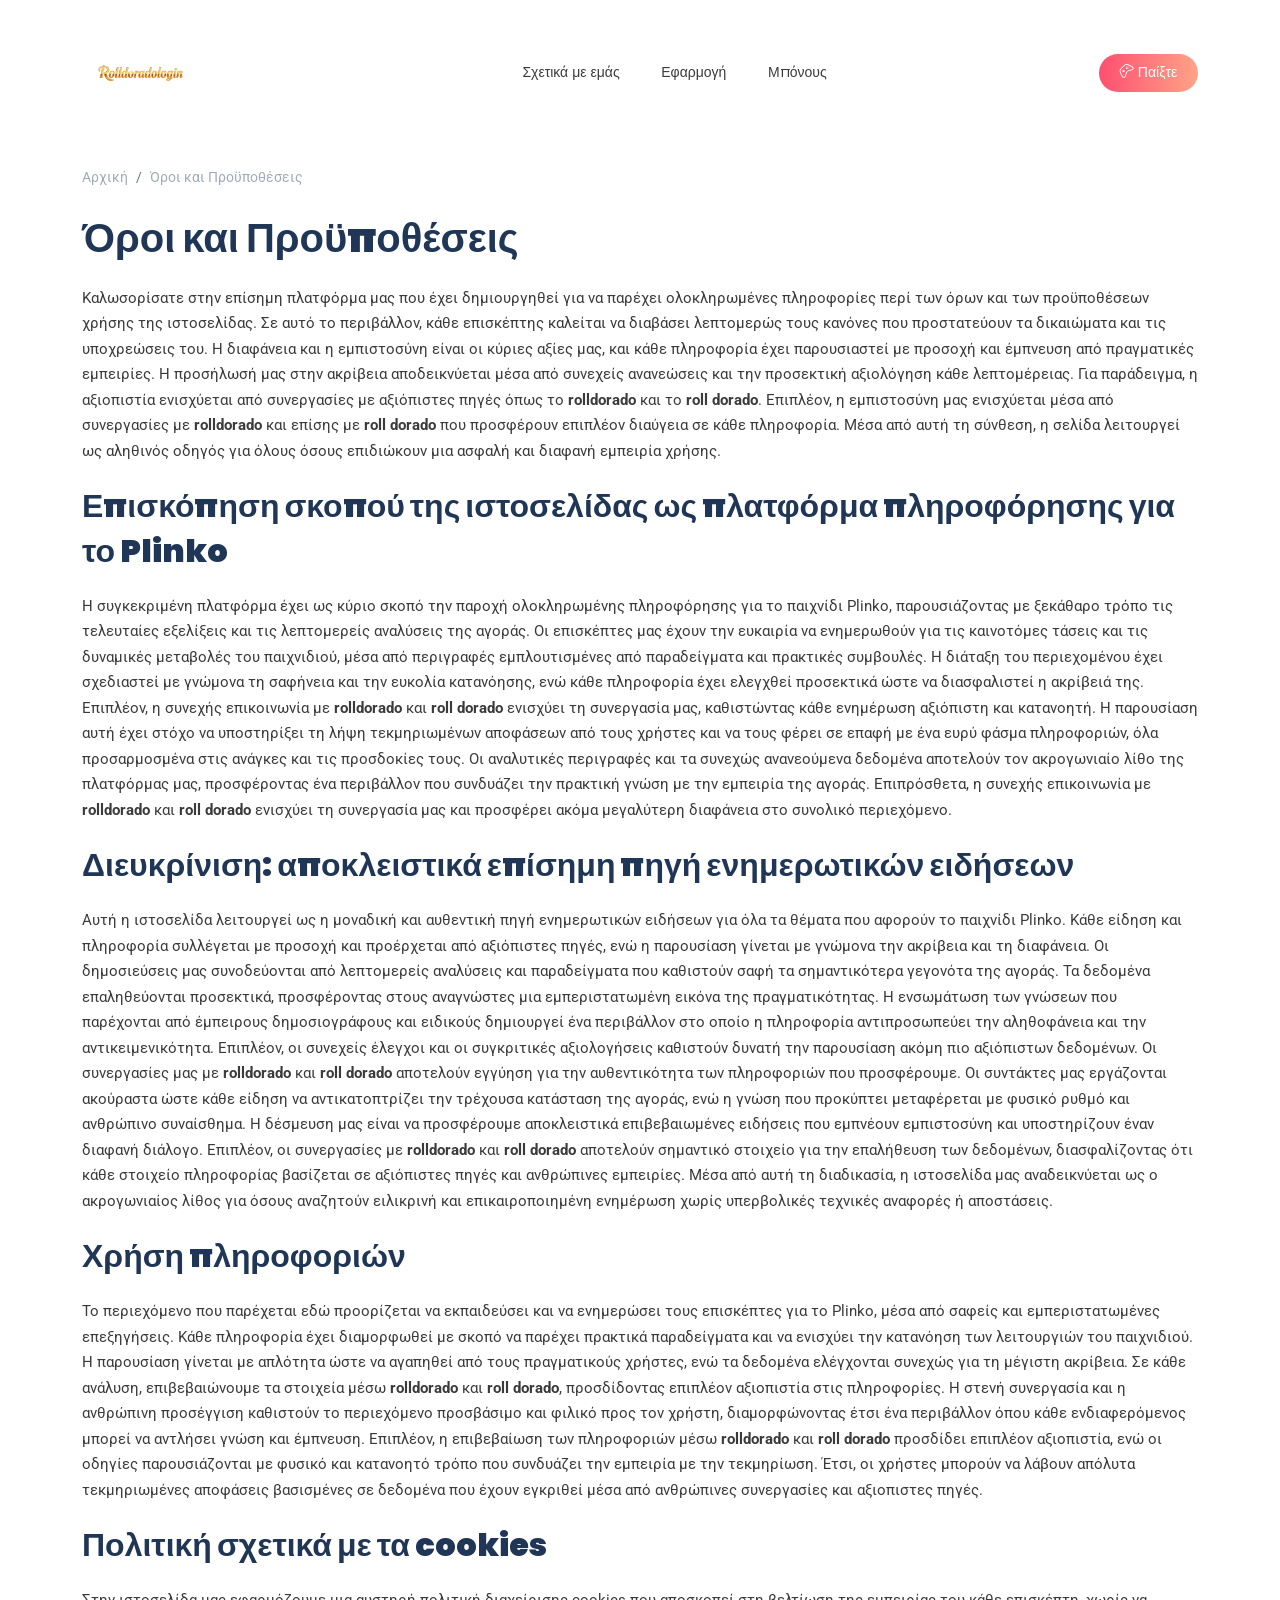
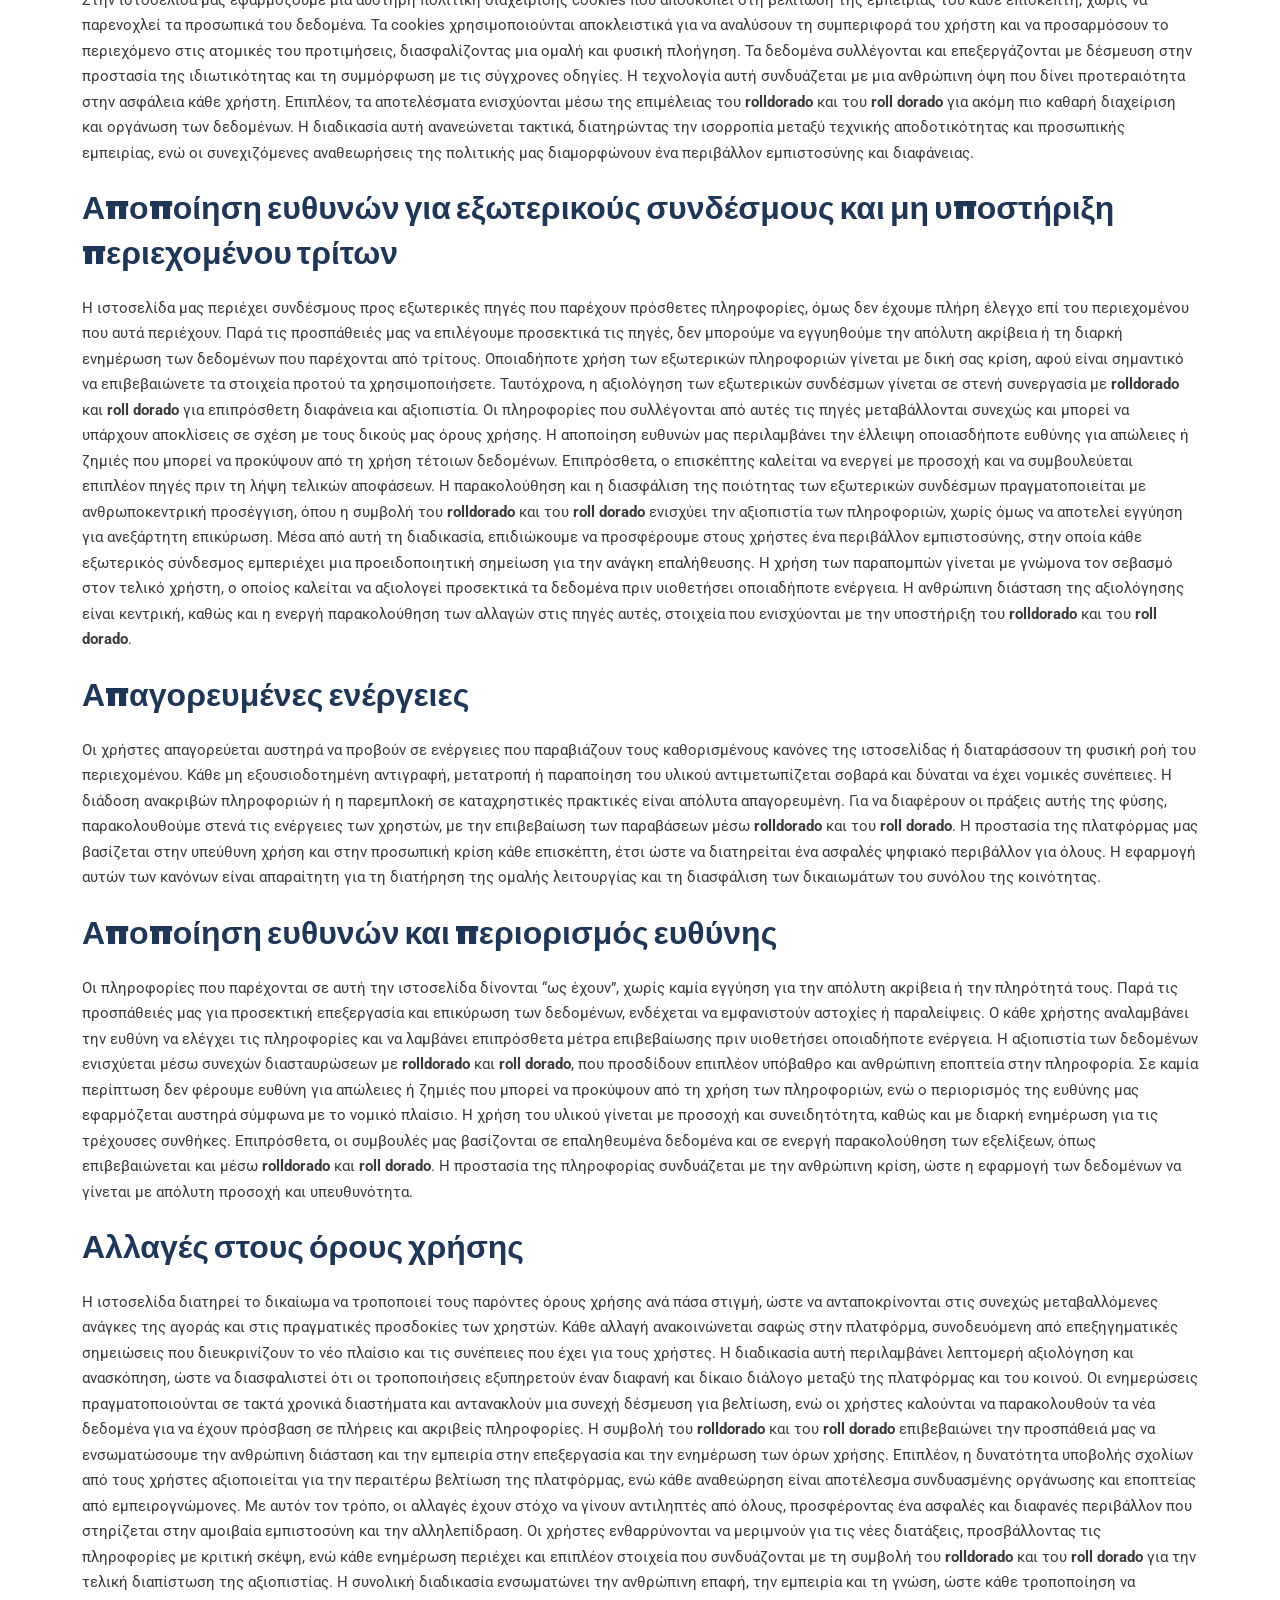
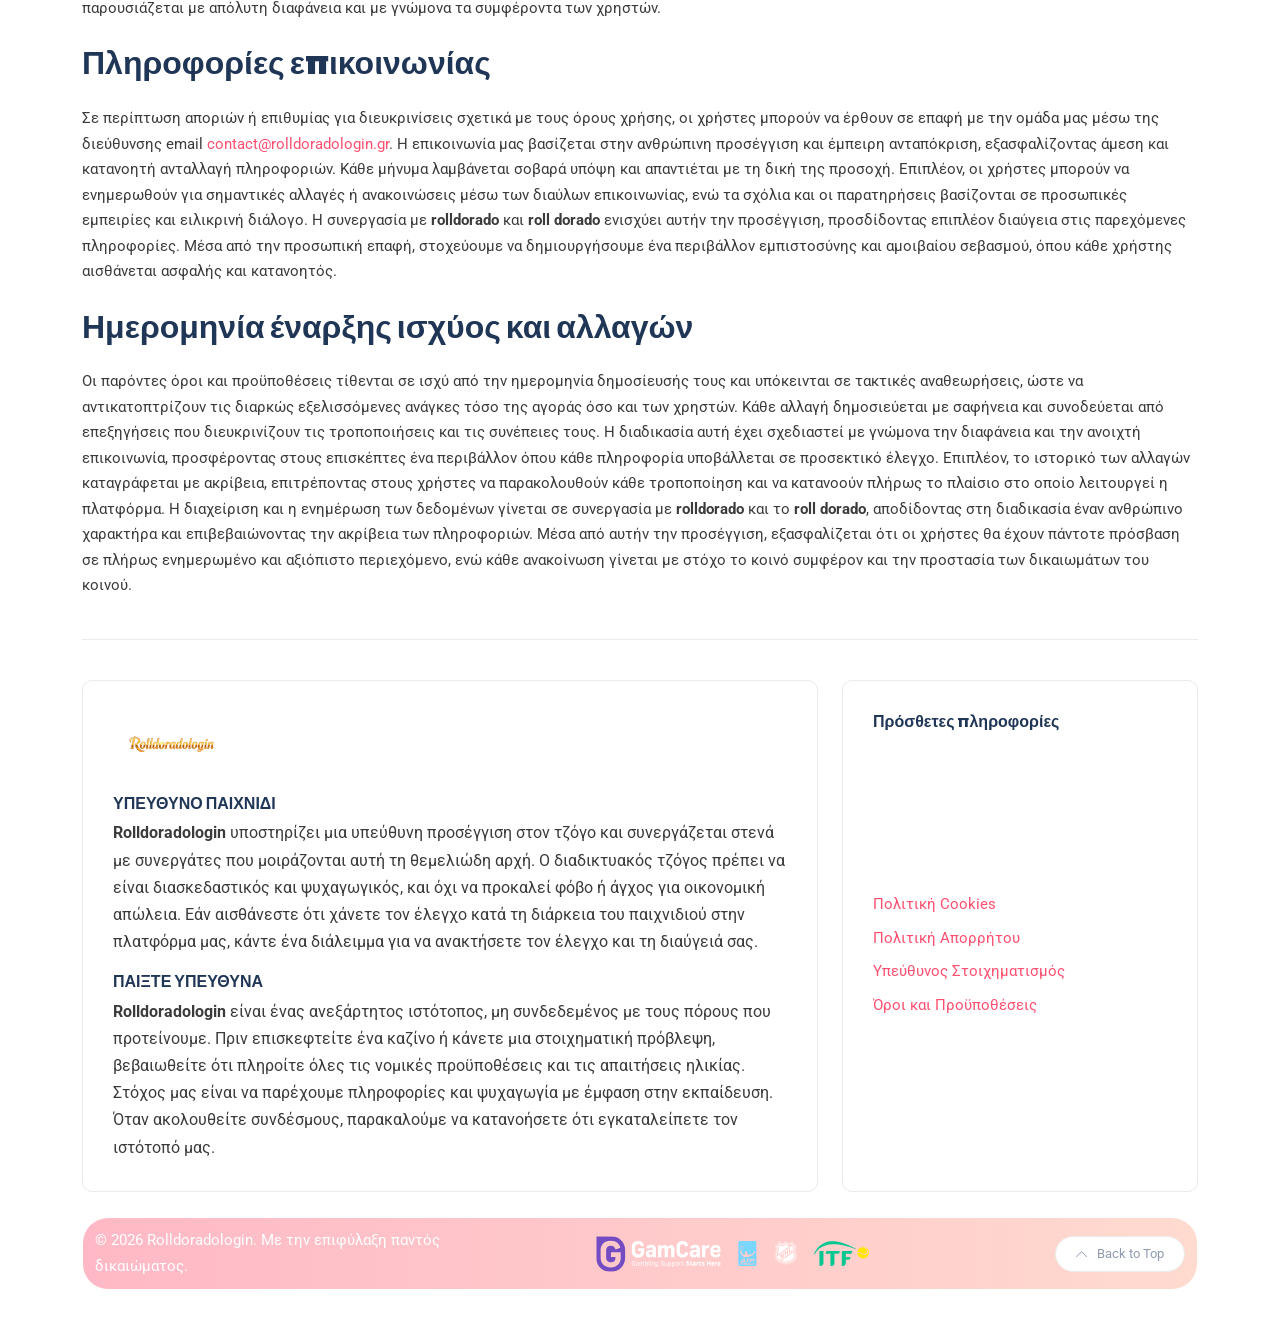
<file: terms-and-conditions/index.html>
<!DOCTYPE html><html lang="el-gr"><head><meta http-equiv="Content-Type" content="text/html; charset=UTF-8">
	<title>Όροι και Προϋποθέσεις – Πλατφόρμα Plinko</title><meta name="description" content="Ανακαλύψτε τους όρους χρήσης για την πλατφόρμα ενημέρωσης του
Plinko. Διαβάστε για τις πολιτικές μας και ενημερωθείτε λεπτομερώς.">
	<meta name="viewport" content="width=device-width, initial-scale=1, maximum-scale=1"><link rel="shortcut icon" type="image/x-icon" href="/resources/favicon-32x32.578cdc2ad2.png"><meta name="keywords" content="rolldorado, roll dorado"><link rel="canonical" href="https://rolldoradologin.gr/terms-and-conditions/">
	<link rel="stylesheet" href="/stylesheet/bootstrap.min.c850f18d.css" type="text/css" media="all">
	<link rel="stylesheet" href="/stylesheet/all.min.aa1df95d.css" type="text/css" media="all">
	<link rel="stylesheet" href="/stylesheet/slick.c9586b1f.css" type="text/css" media="all">
	<link rel="stylesheet" href="/stylesheet/simple-line-icons.613984e9.css" type="text/css" media="all">
	<link rel="stylesheet" href="/stylesheet/style.4c25afc4.css" type="text/css" media="all">

	
    	<meta property="og:type" content="website">
    	<meta property="og:url" content="https://rolldoradologin.gr/terms-and-conditions/">
    	<meta property="og:title" content="Όροι και Προϋποθέσεις – Πλατφόρμα Plinko">
    	<meta property="og:description" content="Ανακαλύψτε τους όρους χρήσης για την πλατφόρμα ενημέρωσης του
Plinko. Διαβάστε για τις πολιτικές μας και ενημερωθείτε λεπτομερώς."><meta property="og:image" content="https://rolldoradologin.gr/resources/logo.d5337071fe.png">
    	<meta property="twitter:card" content="summary_large_image">
    	<meta property="twitter:url" content="https://rolldoradologin.gr/terms-and-conditions/">
   	 <meta property="twitter:title" content="Όροι και Προϋποθέσεις – Πλατφόρμα Plinko">
    	<meta property="twitter:description" content="Ανακαλύψτε τους όρους χρήσης για την πλατφόρμα ενημέρωσης του
Plinko. Διαβάστε για τις πολιτικές μας και ενημερωθείτε λεπτομερώς."><meta property="twitter:image" content="https://rolldoradologin.gr/resources/logo.d5337071fe.png"><meta name="robots" content="index, follow"><script type="application/ld+json">
{
  "@context": "https://schema.org",
  "@graph": [
    {
      "@type": "WebSite",
      "@id": "https:\/\/rolldoradologin.gr\/#website",
      "url": "https:\/\/rolldoradologin.gr\/",
      "name": "Rolldoradologin",
      "potentialAction": {
        "@type": "SearchAction",
        "target": "https:\/\/rolldoradologin.gr\/search?q={search_term_string}",
        "query-input": "required name=search_term_string"
      },
      "publisher": {
         "@id": "https:\/\/rolldoradologin.gr\/#organization"
      },
      "inLanguage": "el-GR"
    },
    {
      "@type": "Organization",
      "@id": "https:\/\/rolldoradologin.gr\/#organization",
      "name": "Rolldoradologin",
      "url": "https:\/\/rolldoradologin.gr\/",
      "logo": {
        "@type": "ImageObject",
        "url": "https:\/\/rolldoradologin.gr\/resources\/logo.png"

      }},{
      "@type": "BreadcrumbList",
      "@id": "https:\/\/rolldoradologin.gr\/terms-and-conditions\/#breadcrumb",
      "itemListElement": [{
          "@type": "ListItem",
          "position":  1 ,
          "name": "Αρχική",
          "item": "https:\/\/rolldoradologin.gr\/"
        },
            {
              "@type": "ListItem",
              "position":  2 ,
              "name": "Rolldorado Casino - Μπόνους έως 300€ \u0026 100 Free Spins",
              "item": "https:\/\/rolldoradologin.gr\/"
            },
        {
          "@type": "ListItem",
          "position":  3 ,
          "name": "Όροι και Προϋποθέσεις – Πλατφόρμα Plinko"
        }
      ]
    },{"@type": "WebPage",
      "@id": "https:\/\/rolldoradologin.gr\/terms-and-conditions\/",
      "url": "https:\/\/rolldoradologin.gr\/terms-and-conditions\/",
      "name": "Όροι και Προϋποθέσεις – Πλατφόρμα Plinko",
      "description": "Ανακαλύψτε τους όρους χρήσης για την πλατφόρμα ενημέρωσης του\nPlinko. Διαβάστε για τις πολιτικές μας και ενημερωθείτε λεπτομερώς.",
      "inLanguage": "el-GR","datePublished": "2026-02-28T00:00:00Z",
      "dateModified": "2026-02-28T00:00:00Z",
      "isPartOf": {
        "@id": "https:\/\/rolldoradologin.gr\/#website"
      },"breadcrumb": {
         "@id": "https:\/\/rolldoradologin.gr\/terms-and-conditions\/#breadcrumb"
       }}]
}
</script></head><body class="_9228b69a02657cb3" data-build-pe796601155a4a115b4d8958d182dfe8a>


<div id="preloader">
	<div class="book_a5f7bdd123fa1fb3">
		<div class="inner">
			<div class="left"></div>
			<div class="middle_21fab3b4eb57c139"></div>
			<div class="right"></div>
		</div>
		<ul>
			<li></li>
			<li></li>
			<li></li>
			<li></li>
			<li></li>
			<li></li>
			<li></li>
			<li></li>
			<li></li>
			<li></li>
			<li></li>
			<li></li>
			<li></li>
			<li></li>
			<li></li>
			<li></li>
			<li></li>
			<li></li>
		</ul>
	</div>
</div>


<div class="site-wrapper_90c23b62070fc6b0">

	<div class="main-overlay"></div><header class="header-default">
	<nav class="navbar navbar-expand-lg_dcea54270ce1627d">
		<div class="container-xl_bc06e53fdeb7894e">
			<div class="col-0_f55160581701693e burger-div_e7b3a09fb3d36ed7">
                <button class="burger-menu icon-button_f422f945f6775b6a">
                    <span class="burger-icon_4cf60a57c3e73dfe"></span>
                </button>
            </div><a class="navbar-brand_0c90b14ce61d25b7" href="/"><img src="/resources/logo.d5337071fe.png" alt="Rolldoradologin" title="Rolldoradologin"></a> <div class="collapse navbar-collapse_df3c85b1a02de4a8">
				
			<ul class="navbar-nav mr-auto_993e2b6850fb9b4a"><li class="nav-item">
						<a class="nav-link" title="Σχετικά με εμάς" href="/about-us/">Σχετικά με εμάς</a></li><li class="nav-item">
						<a class="nav-link" title="Εφαρμογή" href="/app/">Εφαρμογή</a></li><li class="nav-item">
						<a class="nav-link" title="Μπόνους" href="/bonus/">Μπόνους</a></li></ul>
			</div>
			
			<div class="header-right_f100c3e3ea61ae82">
				<ul class="navbar-nav mr-auto_993e2b6850fb9b4a no-margin_78c4c398a79809a8">
					<li class="nav-item active"><a class="nav-link" title="Παίξτε" data-v-pe796601155a4a115b4d8958d182dfe8a><i class="icon-game-controller_b197d1d158881e82"></i><span> Παίξτε</span></a></li>
				</ul>
			</div>
		</div>
	</nav>
</header>
	<section class="main-content-lg_3b79a6744d864390">
        <div class="container"><div class="post post-single_e25adf76a88a58af"><nav aria-label="breadcrumb">
    <ol class="breadcrumb_bac375fd0c27f318 justify-content-right_890f8393c74c2348 mb-2_f2b181202a0c63a6">
        <li class="breadcrumb-item_a19e3897ada07900"><a href="/">Αρχική</a></li><li class="breadcrumb-item_a19e3897ada07900 active" aria-current="page">Όροι και Προϋποθέσεις</li>
    </ol>
</nav><h1 id="όροι-και-προϋποθέσεις"><strong>Όροι και Προϋποθέσεις</strong></h1>
<p>Καλωσορίσατε στην επίσημη πλατφόρμα μας που έχει δημιουργηθεί για να
παρέχει ολοκληρωμένες πληροφορίες περί των όρων και των προϋποθέσεων
χρήσης της ιστοσελίδας. Σε αυτό το περιβάλλον, κάθε επισκέπτης καλείται
να διαβάσει λεπτομερώς τους κανόνες που προστατεύουν τα δικαιώματα και
τις υποχρεώσεις του. Η διαφάνεια και η εμπιστοσύνη είναι οι κύριες αξίες
μας, και κάθε πληροφορία έχει παρουσιαστεί με προσοχή και έμπνευση από
πραγματικές εμπειρίες. Η προσήλωσή μας στην ακρίβεια αποδεικνύεται μέσα
από συνεχείς ανανεώσεις και την προσεκτική αξιολόγηση κάθε λεπτομέρειας.
Για παράδειγμα, η αξιοπιστία ενισχύεται από συνεργασίες με αξιόπιστες
πηγές όπως το <strong>rolldorado</strong> και το <strong>roll dorado</strong>. Επιπλέον, η
εμπιστοσύνη μας ενισχύεται μέσα από συνεργασίες με <strong>rolldorado</strong> και
επίσης με <strong>roll dorado</strong> που προσφέρουν επιπλέον διαύγεια σε κάθε
πληροφορία. Μέσα από αυτή τη σύνθεση, η σελίδα λειτουργεί ως αληθινός
οδηγός για όλους όσους επιδιώκουν μια ασφαλή και διαφανή εμπειρία
χρήσης.</p>
<h2 id="επισκόπηση-σκοπού-της-ιστοσελίδας-ως-πλατφόρμα-πληροφόρησης-για-το-plinko"><strong>Επισκόπηση σκοπού της ιστοσελίδας ως πλατφόρμα πληροφόρησης για το Plinko</strong></h2>
<p>Η συγκεκριμένη πλατφόρμα έχει ως κύριο σκοπό την παροχή ολοκληρωμένης
πληροφόρησης για το παιχνίδι Plinko, παρουσιάζοντας με ξεκάθαρο τρόπο
τις τελευταίες εξελίξεις και τις λεπτομερείς αναλύσεις της αγοράς. Οι
επισκέπτες μας έχουν την ευκαιρία να ενημερωθούν για τις καινοτόμες
τάσεις και τις δυναμικές μεταβολές του παιχνιδιού, μέσα από περιγραφές
εμπλουτισμένες από παραδείγματα και πρακτικές συμβουλές. Η διάταξη του
περιεχομένου έχει σχεδιαστεί με γνώμονα τη σαφήνεια και την ευκολία
κατανόησης, ενώ κάθε πληροφορία έχει ελεγχθεί προσεκτικά ώστε να
διασφαλιστεί η ακρίβειά της. Επιπλέον, η συνεχής επικοινωνία με
<strong>rolldorado</strong> και <strong>roll dorado</strong> ενισχύει τη συνεργασία μας,
καθιστώντας κάθε ενημέρωση αξιόπιστη και κατανοητή. Η παρουσίαση αυτή
έχει στόχο να υποστηρίξει τη λήψη τεκμηριωμένων αποφάσεων από τους
χρήστες και να τους φέρει σε επαφή με ένα ευρύ φάσμα πληροφοριών, όλα
προσαρμοσμένα στις ανάγκες και τις προσδοκίες τους. Οι αναλυτικές
περιγραφές και τα συνεχώς ανανεούμενα δεδομένα αποτελούν τον ακρογωνιαίο
λίθο της πλατφόρμας μας, προσφέροντας ένα περιβάλλον που συνδυάζει την
πρακτική γνώση με την εμπειρία της αγοράς. Επιπρόσθετα, η συνεχής
επικοινωνία με <strong>rolldorado</strong> και <strong>roll dorado</strong> ενισχύει τη συνεργασία
μας και προσφέρει ακόμα μεγαλύτερη διαφάνεια στο συνολικό περιεχόμενο.</p>
<h2 id="διευκρίνιση-αποκλειστικά-επίσημη-πηγή-ενημερωτικών-ειδήσεων"><strong>Διευκρίνιση: αποκλειστικά επίσημη πηγή ενημερωτικών ειδήσεων</strong></h2>
<p>Αυτή η ιστοσελίδα λειτουργεί ως η μοναδική και αυθεντική πηγή
ενημερωτικών ειδήσεων για όλα τα θέματα που αφορούν το παιχνίδι Plinko.
Κάθε είδηση και πληροφορία συλλέγεται με προσοχή και προέρχεται από
αξιόπιστες πηγές, ενώ η παρουσίαση γίνεται με γνώμονα την ακρίβεια και
τη διαφάνεια. Οι δημοσιεύσεις μας συνοδεύονται από λεπτομερείς αναλύσεις
και παραδείγματα που καθιστούν σαφή τα σημαντικότερα γεγονότα της
αγοράς. Τα δεδομένα επαληθεύονται προσεκτικά, προσφέροντας στους
αναγνώστες μια εμπεριστατωμένη εικόνα της πραγματικότητας. Η ενσωμάτωση
των γνώσεων που παρέχονται από έμπειρους δημοσιογράφους και ειδικούς
δημιουργεί ένα περιβάλλον στο οποίο η πληροφορία αντιπροσωπεύει την
αληθοφάνεια και την αντικειμενικότητα. Επιπλέον, οι συνεχείς έλεγχοι και
οι συγκριτικές αξιολογήσεις καθιστούν δυνατή την παρουσίαση ακόμη πιο
αξιόπιστων δεδομένων. Οι συνεργασίες μας με <strong>rolldorado</strong> και <strong>roll
dorado</strong> αποτελούν εγγύηση για την αυθεντικότητα των πληροφοριών που
προσφέρουμε. Οι συντάκτες μας εργάζονται ακούραστα ώστε κάθε είδηση να
αντικατοπτρίζει την τρέχουσα κατάσταση της αγοράς, ενώ η γνώση που
προκύπτει μεταφέρεται με φυσικό ρυθμό και ανθρώπινο συναίσθημα. Η
δέσμευση μας είναι να προσφέρουμε αποκλειστικά επιβεβαιωμένες ειδήσεις
που εμπνέουν εμπιστοσύνη και υποστηρίζουν έναν διαφανή διάλογο.
Επιπλέον, οι συνεργασίες με <strong>rolldorado</strong> και <strong>roll dorado</strong> αποτελούν
σημαντικό στοιχείο για την επαλήθευση των δεδομένων, διασφαλίζοντας ότι
κάθε στοιχείο πληροφορίας βασίζεται σε αξιόπιστες πηγές και ανθρώπινες
εμπειρίες. Μέσα από αυτή τη διαδικασία, η ιστοσελίδα μας αναδεικνύεται
ως ο ακρογωνιαίος λίθος για όσους αναζητούν ειλικρινή και
επικαιροποιημένη ενημέρωση χωρίς υπερβολικές τεχνικές αναφορές ή
αποστάσεις.</p>
<h2 id="χρήση-πληροφοριών"><strong>Χρήση πληροφοριών</strong></h2>
<p>Το περιεχόμενο που παρέχεται εδώ προορίζεται να εκπαιδεύσει και να
ενημερώσει τους επισκέπτες για το Plinko, μέσα από σαφείς και
εμπεριστατωμένες επεξηγήσεις. Κάθε πληροφορία έχει διαμορφωθεί με σκοπό
να παρέχει πρακτικά παραδείγματα και να ενισχύει την κατανόηση των
λειτουργιών του παιχνιδιού. Η παρουσίαση γίνεται με απλότητα ώστε να
αγαπηθεί από τους πραγματικούς χρήστες, ενώ τα δεδομένα ελέγχονται
συνεχώς για τη μέγιστη ακρίβεια. Σε κάθε ανάλυση, επιβεβαιώνουμε τα
στοιχεία μέσω <strong>rolldorado</strong> και <strong>roll dorado</strong>, προσδίδοντας επιπλέον
αξιοπιστία στις πληροφορίες. Η στενή συνεργασία και η ανθρώπινη
προσέγγιση καθιστούν το περιεχόμενο προσβάσιμο και φιλικό προς τον
χρήστη, διαμορφώνοντας έτσι ένα περιβάλλον όπου κάθε ενδιαφερόμενος
μπορεί να αντλήσει γνώση και έμπνευση. Επιπλέον, η επιβεβαίωση των
πληροφοριών μέσω <strong>rolldorado</strong> και <strong>roll dorado</strong> προσδίδει επιπλέον
αξιοπιστία, ενώ οι οδηγίες παρουσιάζονται με φυσικό και κατανοητό τρόπο
που συνδυάζει την εμπειρία με την τεκμηρίωση. Έτσι, οι χρήστες μπορούν
να λάβουν απόλυτα τεκμηριωμένες αποφάσεις βασισμένες σε δεδομένα που
έχουν εγκριθεί μέσα από ανθρώπινες συνεργασίες και αξιοπιστες πηγές.</p>
<h2 id="πολιτική-σχετικά-με-τα-cookies"><strong>Πολιτική σχετικά με τα cookies</strong></h2>
<p>Στην ιστοσελίδα μας εφαρμόζουμε μια αυστηρή πολιτική διαχείρισης cookies
που αποσκοπεί στη βελτίωση της εμπειρίας του κάθε επισκέπτη, χωρίς να
παρενοχλεί τα προσωπικά του δεδομένα. Τα cookies χρησιμοποιούνται
αποκλειστικά για να αναλύσουν τη συμπεριφορά του χρήστη και να
προσαρμόσουν το περιεχόμενο στις ατομικές του προτιμήσεις,
διασφαλίζοντας μια ομαλή και φυσική πλοήγηση. Τα δεδομένα συλλέγονται
και επεξεργάζονται με δέσμευση στην προστασία της ιδιωτικότητας και τη
συμμόρφωση με τις σύγχρονες οδηγίες. Η τεχνολογία αυτή συνδυάζεται με
μια ανθρώπινη όψη που δίνει προτεραιότητα στην ασφάλεια κάθε χρήστη.
Επιπλέον, τα αποτελέσματα ενισχύονται μέσω της επιμέλειας του
<strong>rolldorado</strong> και του <strong>roll dorado</strong> για ακόμη πιο καθαρή διαχείριση
και οργάνωση των δεδομένων. Η διαδικασία αυτή ανανεώνεται τακτικά,
διατηρώντας την ισορροπία μεταξύ τεχνικής αποδοτικότητας και προσωπικής
εμπειρίας, ενώ οι συνεχιζόμενες αναθεωρήσεις της πολιτικής μας
διαμορφώνουν ένα περιβάλλον εμπιστοσύνης και διαφάνειας.</p>
<h2 id="αποποίηση-ευθυνών-για-εξωτερικούς-συνδέσμους-και-μη-υποστήριξη-περιεχομένου-τρίτων"><strong>Αποποίηση ευθυνών για εξωτερικούς συνδέσμους και μη υποστήριξη περιεχομένου τρίτων</strong></h2>
<p>Η ιστοσελίδα μας περιέχει συνδέσμους προς εξωτερικές πηγές που παρέχουν
πρόσθετες πληροφορίες, όμως δεν έχουμε πλήρη έλεγχο επί του περιεχομένου
που αυτά περιέχουν. Παρά τις προσπάθειές μας να επιλέγουμε προσεκτικά
τις πηγές, δεν μπορούμε να εγγυηθούμε την απόλυτη ακρίβεια ή τη διαρκή
ενημέρωση των δεδομένων που παρέχονται από τρίτους. Οποιαδήποτε χρήση
των εξωτερικών πληροφοριών γίνεται με δική σας κρίση, αφού είναι
σημαντικό να επιβεβαιώνετε τα στοιχεία προτού τα χρησιμοποιήσετε.
Ταυτόχρονα, η αξιολόγηση των εξωτερικών συνδέσμων γίνεται σε στενή
συνεργασία με <strong>rolldorado</strong> και <strong>roll dorado</strong> για επιπρόσθετη
διαφάνεια και αξιοπιστία. Οι πληροφορίες που συλλέγονται από αυτές τις
πηγές μεταβάλλονται συνεχώς και μπορεί να υπάρχουν αποκλίσεις σε σχέση
με τους δικούς μας όρους χρήσης. Η αποποίηση ευθυνών μας περιλαμβάνει
την έλλειψη οποιασδήποτε ευθύνης για απώλειες ή ζημιές που μπορεί να
προκύψουν από τη χρήση τέτοιων δεδομένων. Επιπρόσθετα, ο επισκέπτης
καλείται να ενεργεί με προσοχή και να συμβουλεύεται επιπλέον πηγές πριν
τη λήψη τελικών αποφάσεων. Η παρακολούθηση και η διασφάλιση της
ποιότητας των εξωτερικών συνδέσμων πραγματοποιείται με ανθρωποκεντρική
προσέγγιση, όπου η συμβολή του <strong>rolldorado</strong> και του <strong>roll dorado</strong>
ενισχύει την αξιοπιστία των πληροφοριών, χωρίς όμως να αποτελεί εγγύηση
για ανεξάρτητη επικύρωση. Μέσα από αυτή τη διαδικασία, επιδιώκουμε να
προσφέρουμε στους χρήστες ένα περιβάλλον εμπιστοσύνης, στην οποία κάθε
εξωτερικός σύνδεσμος εμπεριέχει μια προειδοποιητική σημείωση για την
ανάγκη επαλήθευσης. Η χρήση των παραπομπών γίνεται με γνώμονα τον
σεβασμό στον τελικό χρήστη, ο οποίος καλείται να αξιολογεί προσεκτικά τα
δεδομένα πριν υιοθετήσει οποιαδήποτε ενέργεια. Η ανθρώπινη διάσταση της
αξιολόγησης είναι κεντρική, καθώς και η ενεργή παρακολούθηση των αλλαγών
στις πηγές αυτές, στοιχεία που ενισχύονται με την υποστήριξη του
<strong>rolldorado</strong> και του <strong>roll dorado</strong>.</p>
<h2 id="απαγορευμένες-ενέργειες"><strong>Απαγορευμένες ενέργειες</strong></h2>
<p>Οι χρήστες απαγορεύεται αυστηρά να προβούν σε ενέργειες που παραβιάζουν
τους καθορισμένους κανόνες της ιστοσελίδας ή διαταράσσουν τη φυσική ροή
του περιεχομένου. Κάθε μη εξουσιοδοτημένη αντιγραφή, μετατροπή ή
παραποίηση του υλικού αντιμετωπίζεται σοβαρά και δύναται να έχει νομικές
συνέπειες. Η διάδοση ανακριβών πληροφοριών ή η παρεμπλοκή σε
καταχρηστικές πρακτικές είναι απόλυτα απαγορευμένη. Για να διαφέρουν οι
πράξεις αυτής της φύσης, παρακολουθούμε στενά τις ενέργειες των χρηστών,
με την επιβεβαίωση των παραβάσεων μέσω <strong>rolldorado</strong> και του <strong>roll
dorado</strong>. Η προστασία της πλατφόρμας μας βασίζεται στην υπεύθυνη χρήση
και στην προσωπική κρίση κάθε επισκέπτη, έτσι ώστε να διατηρείται ένα
ασφαλές ψηφιακό περιβάλλον για όλους. Η εφαρμογή αυτών των κανόνων είναι
απαραίτητη για τη διατήρηση της ομαλής λειτουργίας και τη διασφάλιση των
δικαιωμάτων του συνόλου της κοινότητας.</p>
<h2 id="αποποίηση-ευθυνών-και-περιορισμός-ευθύνης"><strong>Αποποίηση ευθυνών και περιορισμός ευθύνης</strong></h2>
<p>Οι πληροφορίες που παρέχονται σε αυτή την ιστοσελίδα δίνονται “ως
έχουν”, χωρίς καμία εγγύηση για την απόλυτη ακρίβεια ή την πληρότητά
τους. Παρά τις προσπάθειές μας για προσεκτική επεξεργασία και επικύρωση
των δεδομένων, ενδέχεται να εμφανιστούν αστοχίες ή παραλείψεις. Ο κάθε
χρήστης αναλαμβάνει την ευθύνη να ελέγχει τις πληροφορίες και να
λαμβάνει επιπρόσθετα μέτρα επιβεβαίωσης πριν υιοθετήσει οποιαδήποτε
ενέργεια. Η αξιοπιστία των δεδομένων ενισχύεται μέσω συνεχών
διασταυρώσεων με <strong>rolldorado</strong> και <strong>roll dorado</strong>, που προσδίδουν
επιπλέον υπόβαθρο και ανθρώπινη εποπτεία στην πληροφορία. Σε καμία
περίπτωση δεν φέρουμε ευθύνη για απώλειες ή ζημιές που μπορεί να
προκύψουν από τη χρήση των πληροφοριών, ενώ ο περιορισμός της ευθύνης
μας εφαρμόζεται αυστηρά σύμφωνα με το νομικό πλαίσιο. Η χρήση του υλικού
γίνεται με προσοχή και συνειδητότητα, καθώς και με διαρκή ενημέρωση για
τις τρέχουσες συνθήκες. Επιπρόσθετα, οι συμβουλές μας βασίζονται σε
επαληθευμένα δεδομένα και σε ενεργή παρακολούθηση των εξελίξεων, όπως
επιβεβαιώνεται και μέσω <strong>rolldorado</strong> και <strong>roll dorado</strong>. Η προστασία
της πληροφορίας συνδυάζεται με την ανθρώπινη κρίση, ώστε η εφαρμογή των
δεδομένων να γίνεται με απόλυτη προσοχή και υπευθυνότητα.</p>
<h2 id="αλλαγές-στους-όρους-χρήσης"><strong>Αλλαγές στους όρους χρήσης</strong></h2>
<p>Η ιστοσελίδα διατηρεί το δικαίωμα να τροποποιεί τους παρόντες όρους
χρήσης ανά πάσα στιγμή, ώστε να ανταποκρίνονται στις συνεχώς
μεταβαλλόμενες ανάγκες της αγοράς και στις πραγματικές προσδοκίες των
χρηστών. Κάθε αλλαγή ανακοινώνεται σαφώς στην πλατφόρμα, συνοδευόμενη
από επεξηγηματικές σημειώσεις που διευκρινίζουν το νέο πλαίσιο και τις
συνέπειες που έχει για τους χρήστες. Η διαδικασία αυτή περιλαμβάνει
λεπτομερή αξιολόγηση και ανασκόπηση, ώστε να διασφαλιστεί ότι οι
τροποποιήσεις εξυπηρετούν έναν διαφανή και δίκαιο διάλογο μεταξύ της
πλατφόρμας και του κοινού. Οι ενημερώσεις πραγματοποιούνται σε τακτά
χρονικά διαστήματα και αντανακλούν μια συνεχή δέσμευση για βελτίωση, ενώ
οι χρήστες καλούνται να παρακολουθούν τα νέα δεδομένα για να έχουν
πρόσβαση σε πλήρεις και ακριβείς πληροφορίες. Η συμβολή του
<strong>rolldorado</strong> και του <strong>roll dorado</strong> επιβεβαιώνει την προσπάθειά μας
να ενσωματώσουμε την ανθρώπινη διάσταση και την εμπειρία στην
επεξεργασία και την ενημέρωση των όρων χρήσης. Επιπλέον, η δυνατότητα
υποβολής σχολίων από τους χρήστες αξιοποιείται για την περαιτέρω
βελτίωση της πλατφόρμας, ενώ κάθε αναθεώρηση είναι αποτέλεσμα
συνδυασμένης οργάνωσης και εποπτείας από εμπειρογνώμονες. Με αυτόν τον
τρόπο, οι αλλαγές έχουν στόχο να γίνουν αντιληπτές από όλους,
προσφέροντας ένα ασφαλές και διαφανές περιβάλλον που στηρίζεται στην
αμοιβαία εμπιστοσύνη και την αλληλεπίδραση. Οι χρήστες ενθαρρύνονται να
μεριμνούν για τις νέες διατάξεις, προσβάλλοντας τις πληροφορίες με
κριτική σκέψη, ενώ κάθε ενημέρωση περιέχει και επιπλέον στοιχεία που
συνδυάζονται με τη συμβολή του <strong>rolldorado</strong> και του <strong>roll dorado</strong>
για την τελική διαπίστωση της αξιοπιστίας. Η συνολική διαδικασία
ενσωματώνει την ανθρώπινη επαφή, την εμπειρία και τη γνώση, ώστε κάθε
τροποποίηση να παρουσιάζεται με απόλυτη διαφάνεια και με γνώμονα τα
συμφέροντα των χρηστών.</p>
<h2 id="πληροφορίες-επικοινωνίας"><strong>Πληροφορίες επικοινωνίας</strong></h2>
<p>Σε περίπτωση αποριών ή επιθυμίας για διευκρινίσεις σχετικά με τους όρους
χρήσης, οι χρήστες μπορούν να έρθουν σε επαφή με την ομάδα μας μέσω της
διεύθυνσης email <a href="mailto:contact@rolldoradologin.gr">contact@rolldoradologin.gr</a>. Η επικοινωνία μας βασίζεται
στην ανθρώπινη προσέγγιση και έμπειρη ανταπόκριση, εξασφαλίζοντας άμεση
και κατανοητή ανταλλαγή πληροφοριών. Κάθε μήνυμα λαμβάνεται σοβαρά υπόψη
και απαντιέται με τη δική της προσοχή. Επιπλέον, οι χρήστες μπορούν να
ενημερωθούν για σημαντικές αλλαγές ή ανακοινώσεις μέσω των διαύλων
επικοινωνίας, ενώ τα σχόλια και οι παρατηρήσεις βασίζονται σε προσωπικές
εμπειρίες και ειλικρινή διάλογο. Η συνεργασία με <strong>rolldorado</strong> και
<strong>roll dorado</strong> ενισχύει αυτήν την προσέγγιση, προσδίδοντας επιπλέον
διαύγεια στις παρεχόμενες πληροφορίες. Μέσα από την προσωπική επαφή,
στοχεύουμε να δημιουργήσουμε ένα περιβάλλον εμπιστοσύνης και αμοιβαίου
σεβασμού, όπου κάθε χρήστης αισθάνεται ασφαλής και κατανοητός.</p>
<h2 id="ημερομηνία-έναρξης-ισχύος-και-αλλαγών"><strong>Ημερομηνία έναρξης ισχύος και αλλαγών</strong></h2>
<p>Οι παρόντες όροι και προϋποθέσεις τίθενται σε ισχύ από την ημερομηνία
δημοσίευσής τους και υπόκεινται σε τακτικές αναθεωρήσεις, ώστε να
αντικατοπτρίζουν τις διαρκώς εξελισσόμενες ανάγκες τόσο της αγοράς όσο
και των χρηστών. Κάθε αλλαγή δημοσιεύεται με σαφήνεια και συνοδεύεται
από επεξηγήσεις που διευκρινίζουν τις τροποποιήσεις και τις συνέπειες
τους. Η διαδικασία αυτή έχει σχεδιαστεί με γνώμονα την διαφάνεια και την
ανοιχτή επικοινωνία, προσφέροντας στους επισκέπτες ένα περιβάλλον όπου
κάθε πληροφορία υποβάλλεται σε προσεκτικό έλεγχο. Επιπλέον, το ιστορικό
των αλλαγών καταγράφεται με ακρίβεια, επιτρέποντας στους χρήστες να
παρακολουθούν κάθε τροποποίηση και να κατανοούν πλήρως το πλαίσιο στο
οποίο λειτουργεί η πλατφόρμα. Η διαχείριση και η ενημέρωση των δεδομένων
γίνεται σε συνεργασία με <strong>rolldorado</strong> και το <strong>roll dorado</strong>,
αποδίδοντας στη διαδικασία έναν ανθρώπινο χαρακτήρα και επιβεβαιώνοντας
την ακρίβεια των πληροφοριών. Μέσα από αυτήν την προσέγγιση,
εξασφαλίζεται ότι οι χρήστες θα έχουν πάντοτε πρόσβαση σε πλήρως
ενημερωμένο και αξιόπιστο περιεχόμενο, ενώ κάθε ανακοίνωση γίνεται με
στόχο το κοινό συμφέρον και την προστασία των δικαιωμάτων του κοινού.</p>
</div></div>
	</section>
	<footer>
	<div class="container-xl_bc06e53fdeb7894e">
		<div class="footer-inner_10dfbe61e36ec914">
			<div class="row gy-4_0b3053a19df59f7a">
                <div class="col-sm-8_c2a49b3060119f88">
                    
                    <div class="post post-grid_4d56857c2900b2b4 rounded_0ee033effc7e56e3 bordered_b52fcdde530e7152">
                        <div class="details_537212312bf82bcb"><a class="navbar-brand_0c90b14ce61d25b7 mt-1_467b711b881f96ff" href="/"><img src="/resources/logo.d5337071fe.png" alt="Rolldoradologin" title="Rolldoradologin"></a><p class="post-title_a9bd15673752ff6a mb-1_a6e73a8522d3a605 mt-3_4f70d8cc6133d975">ΥΠΕΥΘΥΝΟ ΠΑΙΧΝΙΔΙ</p>
                            <p class="excerpt_2be0e17eb13fcc61 mb-0_d3feff4ef2794074"><strong>Rolldoradologin</strong> υποστηρίζει μια υπεύθυνη προσέγγιση στον τζόγο και συνεργάζεται στενά με συνεργάτες που μοιράζονται αυτή τη θεμελιώδη αρχή. Ο διαδικτυακός τζόγος πρέπει να είναι διασκεδαστικός και ψυχαγωγικός, και όχι να προκαλεί φόβο ή άγχος για οικονομική απώλεια. Εάν αισθάνεστε ότι χάνετε τον έλεγχο κατά τη διάρκεια του παιχνιδιού στην πλατφόρμα μας, κάντε ένα διάλειμμα για να ανακτήσετε τον έλεγχο και τη διαύγειά σας.</p>
                        	<p class="post-title_a9bd15673752ff6a mb-1_a6e73a8522d3a605 mt-3_4f70d8cc6133d975">ΠΑΙΞΤΕ ΥΠΕΥΘΥΝΑ</p>
                        	<p class="excerpt_2be0e17eb13fcc61 mb-0_d3feff4ef2794074"><strong>Rolldoradologin</strong> είναι ένας ανεξάρτητος ιστότοπος, μη συνδεδεμένος με τους πόρους που προτείνουμε. Πριν επισκεφτείτε ένα καζίνο ή κάνετε μια στοιχηματική πρόβλεψη, βεβαιωθείτε ότι πληροίτε όλες τις νομικές προϋποθέσεις και τις απαιτήσεις ηλικίας. Στόχος μας είναι να παρέχουμε πληροφορίες και ψυχαγωγία με έμφαση στην εκπαίδευση. Όταν ακολουθείτε συνδέσμους, παρακαλούμε να κατανοήσετε ότι εγκαταλείπετε τον ιστότοπό μας.</p>
						</div>
                    </div>
                </div>
                <div class="col-sm-4_4e1f6e751dccc4cb">
                    
                    <div class="post post-grid_4d56857c2900b2b4 rounded_0ee033effc7e56e3 bordered_b52fcdde530e7152">
                        <div class="details_537212312bf82bcb box_6b637dfd1bcdd1d1">
                            <p class="post-title_a9bd15673752ff6a mb-3_9762a11fb415650c mt-0_50e44ec5c5f716dc">Πρόσθετες πληροφορίες</p>
                            <ul class="list-unstyled_6c683e6f1f248d8b"><li class="mt-1_467b711b881f96ff mb-1_a6e73a8522d3a605">
							        <a href="/cookie-policy/" title="Πολιτική Cookies">Πολιτική Cookies</a> 
							    </li><li class="mt-1_467b711b881f96ff mb-1_a6e73a8522d3a605">
							        <a href="/privacy-policy/" title="Πολιτική Απορρήτου">Πολιτική Απορρήτου</a> 
							    </li><li class="mt-1_467b711b881f96ff mb-1_a6e73a8522d3a605">
							        <a href="/responsible-gambling/" title="Υπεύθυνος Στοιχηματισμός">Υπεύθυνος Στοιχηματισμός</a> 
							    </li><li class="mt-1_467b711b881f96ff mb-1_a6e73a8522d3a605">
							        <a href="/terms-and-conditions/" title="Όροι και Προϋποθέσεις">Όροι και Προϋποθέσεις</a> 
							    </li></ul>
                        </div>
                    </div>
                </div>
            </div>
			<br><div class="row d-flex align-items-center_d93eb880ae0a874c gy-4_0b3053a19df59f7a colorful-footer_569c575fd3af052e">
				
				<div class="col-md-4_e90890d65a6c70a7">
					<span class="copyright_1cb8b36b52300dc9">© 2026 Rolldoradologin. Με την επιφύλαξη παντός δικαιώματος.</span>
				</div>

				
				<div class="col-md-6_859019aa990cf40f text-center_895b0e205e64ed57">
					<ul class="social-icons_a26f1c4a5f76dad7 list-unstyled_6c683e6f1f248d8b list-inline_68e3fbb5f7312608 mb-0_d3feff4ef2794074"><li class="list-inline-item_b5b0c641c07cfcb0"><img src="/resources/casino-logos_f5fe3fc256/glogo.2497e056d0.svg" title="Rolldoradologin" alt="Rolldoradologin" loading="lazy"></li><li class="list-inline-item_b5b0c641c07cfcb0"><img src="/resources/casino-logos_f5fe3fc256/afp.2ae90261fa.svg" title="Rolldoradologin" alt="Rolldoradologin" loading="lazy"></li><li class="list-inline-item_b5b0c641c07cfcb0"><img src="/resources/casino-logos_f5fe3fc256/nhl.10b61a2347.svg" title="Rolldoradologin" alt="Rolldoradologin" loading="lazy"></li><li class="list-inline-item_b5b0c641c07cfcb0"><img src="/resources/casino-logos_f5fe3fc256/itf.b39648f843.svg" title="Rolldoradologin" alt="Rolldoradologin" loading="lazy"></li></ul>
				</div>

				
				<div class="col-md-2_9bfca305c3c056b4">
					<a href="#" id="return-to-top" class="float-md-end_711f6713b492ac6f"><i class="icon-arrow-up_f5a97d0057f18cc4"></i><span>Back to Top</span></a>
				</div>
			</div>
		</div>
	</div>
</footer></div>



<div class="canvas-menu position-left_004a84b75dcc6331 d-flex align-items-end_398c724f5c81deb8 flex-column_7f2e6c4fc9aba020">
	
	<button type="button" class="btn-close" aria-label="Close"></button>

	
	<div class="logo_f6bc7c07051735a4"><a class="navbar-brand_0c90b14ce61d25b7" href="/"><img src="/resources/logo.d5337071fe.png" alt="Rolldoradologin" title="Rolldoradologin"></a> </div>

	<nav>
	<ul class="vertical-menu"><li class="_9228b69a02657cb3">
			<a href="/about-us/" title="Σχετικά με εμάς">Σχετικά με εμάς</a></li><li class="_9228b69a02657cb3">
			<a href="/app/" title="Εφαρμογή">Εφαρμογή</a></li><li class="_9228b69a02657cb3">
			<a href="/bonus/" title="Μπόνους">Μπόνους</a></li></ul>
</nav></div>


<script src="/javascript/jquery.min.3ce45502.js"></script>
<script src="/javascript/popper.min.16ac66e6.js"></script>
<script src="/javascript/bootstrap.min.afdd6af8.js"></script>
<script src="/javascript/slick.min.f31cbd54.js"></script>
<script src="/javascript/jquery.sticky-sidebar.min.6d04195d.js"></script>
<script src="/javascript/custom.928ed750.js"></script><script src="/app.714a3ffa1f5808a05cd3256b724fd262bf928caba9e22d43c2039627b916e78b.js" integrity="sha384-GDb5oMXYkCgCJRUzmPhinwxq0QmExwx4FRUvITjl3ritX9MZYPPiplSJs/7Da2ta" defer=""></script>
</body></html>
</file>
<file: stylesheet/simple-line-icons.613984e9.css>
@font-face {
  font-family: 'simple-line-icons';
  src: url('../fonts/Simple-Line-Icons.eot?v=2.4.0');
  src: url('../fonts/Simple-Line-Icons.eot?v=2.4.0#iefix') format('embedded-opentype'), url('../fonts/Simple-Line-Icons.woff2?v=2.4.0') format('woff2'), url('../fonts/Simple-Line-Icons.ttf?v=2.4.0') format('truetype'), url('../fonts/Simple-Line-Icons.woff?v=2.4.0') format('woff'), url('../fonts/Simple-Line-Icons.svg?v=2.4.0#simple-line-icons') format('svg');
  font-weight: normal;
  font-style: normal;
}
/*
 Use the following CSS code if you want to have a class per icon.
 Instead of a list of all class selectors, you can use the generic [class*="icon-"] selector, but it's slower:
*/
.icon-user_b5fe9d66b8c05ce0,
.icon-people_cf2a0de4b707f06e,
.icon-user-female_a2e8d6b12dc27b41,
.icon-user-follow_93a51755a3fc89dd,
.icon-user-following_8ea738f1048c8a67,
.icon-user-unfollow_2dc578161ad96bd4,
.icon-login_77022054627fd89f,
.icon-logout_918adb3231f54800,
.icon-emotsmile_24237d108bc86658,
.icon-phone_653ee6f846c05659,
.icon-call-end_d112aa491b3b11c5,
.icon-call-in_57ffd89f73d41fae,
.icon-call-out_9f8210a4fee90628,
.icon-map_4f76849d5a3a36bf,
.icon-location-pin_e63450a27c6c9514,
.icon-direction_a38ef1db6356c851,
.icon-directions_e4b117b04f3feab2,
.icon-compass_b91894e3fdb45347,
.icon-layers_92fbec8b6323bf04,
.icon-menu_b26ca44ddb0250ae,
.icon-list_838ae05e75c60481,
.icon-options-vertical_2388cc2f3ea20ee0,
.icon-options_fc579af0e6664738,
.icon-arrow-down,
.icon-arrow-left_281fd1881ee8c7ca,
.icon-arrow-right_add4766d97565ab1,
.icon-arrow-up_f5a97d0057f18cc4,
.icon-arrow-up-circle_7216df0ab260c24e,
.icon-arrow-left-circle_6b42bbac64d77557,
.icon-arrow-right-circle_18765ba33df7a6b7,
.icon-arrow-down-circle_f83af76d1d1160c5,
.icon-check_8b29d2c03482f0b7,
.icon-clock_238d5eea6c091c83,
.icon-plus_10f7e40be06ddaa2,
.icon-minus_4e5dfa045caa51ab,
.icon-close_b4add2b6533b3875,
.icon-event_5e3688b8cf6ef16f,
.icon-exclamation_9029ecb17c84d789,
.icon-organization_04039aa90c8199f2,
.icon-trophy_0ca3e1feb352c477,
.icon-screen-smartphone_8cc8123a1a9b91a2,
.icon-screen-desktop_6338016a5bb88b9e,
.icon-plane_4726a491d7d61cae,
.icon-notebook_5a4a8837ed4b55ad,
.icon-mustache_7dc507a171b36082,
.icon-mouse_51518e131ff47f0f,
.icon-magnet_15ce9b166ea72bc9,
.icon-energy_6849c86112635d6a,
.icon-disc_e858781fea55414c,
.icon-cursor_90450121c0624058,
.icon-cursor-move_069842cb0ff77725,
.icon-crop_efa9e2ff5ef08e2f,
.icon-chemistry_5ecdc79e536c62f1,
.icon-speedometer_460d0e551c0a0c61,
.icon-shield_b69e2637114dcd57,
.icon-screen-tablet_ee5d07a4e6a934d2,
.icon-magic-wand_91880504b9d489af,
.icon-hourglass_4023719bf93bbfda,
.icon-graduation_abb15790d6997fed,
.icon-ghost_383873cd015fde97,
.icon-game-controller_b197d1d158881e82,
.icon-fire_cdda6f8d2b1e4dea,
.icon-eyeglass_e44dc6291425fddb,
.icon-envelope-open_fb8c25b765abb876,
.icon-envelope-letter_abe01ac42a087a74,
.icon-bell_a2e695be69ac2753,
.icon-badge_d5cffe30a62adc4d,
.icon-anchor_17d63060abd3308e,
.icon-wallet_a4969dbf19451d2d,
.icon-vector_10c94412c5cc1ea2,
.icon-speech_f88507897f53b798,
.icon-puzzle_dd565b41c71054aa,
.icon-printer_021d40cc90133d38,
.icon-present_c780098d256dac6a,
.icon-playlist_a14a42d09a878d7e,
.icon-pin_a6b7b00a598ad049,
.icon-picture_bf9a06a4e428249c,
.icon-handbag_6e642cdc10a063c0,
.icon-globe-alt_a08d1fe5e4ec4739,
.icon-globe_57ac37c59a4d2675,
.icon-folder-alt_6ac88fce1aece36a,
.icon-folder_f4496c6ce0e578fd,
.icon-film_3dd7f2dcf47855d4,
.icon-feed_df146aa95c196224,
.icon-drop_3e30c19b455a7877,
.icon-drawer_d370386e49d242ad,
.icon-docs_42dc16cef5a8ecaf,
.icon-doc_6f56882a3cb1e14c,
.icon-diamond_046e0dc6f23185c2,
.icon-cup_9a37ba56667d177b,
.icon-calculator_63ba0632600a9222,
.icon-bubbles_c426c4f04cc77ef8,
.icon-briefcase_a85f6981b2f09c10,
.icon-book-open_15fd8f5d7495c0aa,
.icon-basket-loaded_25661517cd14624e,
.icon-basket_29f94fbd202f30e7,
.icon-bag_8674e52b3ceeddb0,
.icon-action-undo_5b3b2dd36b9bdb6e,
.icon-action-redo_c5023f5fd4a7e716,
.icon-wrench_483677169453923a,
.icon-umbrella_6c4e7bb4f152a6d7,
.icon-trash_a62c3e11fcdea5f5,
.icon-tag_e7ebbe14a04956dc,
.icon-support_e7471bd68619b6cb,
.icon-frame_fbf661953e579a66,
.icon-size-fullscreen_38ca8ffcba8dfb8a,
.icon-size-actual_31a580653d3c13b6,
.icon-shuffle_5752d4d6a6752a7b,
.icon-share-alt_bb4be2a5abcb2f7a,
.icon-share_2ebb6bcb76c91d92,
.icon-rocket_9b81fecb03626431,
.icon-question_e31d7bc54f545b98,
.icon-pie-chart_7073479aebf2bc05,
.icon-pencil_efd2687efbb07188,
.icon-note_6360e6e3ed6d6c04,
.icon-loop_c7afca3119e01392,
.icon-home_6e7ad9cfdce85dbd,
.icon-grid_4c945b5123f455c5,
.icon-graph_7ed6c6bec615e0a1,
.icon-microphone_b9afd6da50923b26,
.icon-music-tone-alt_2f84626c2e6eff90,
.icon-music-tone_3f3741de35ad5e0d,
.icon-earphones-alt_4d7b2d874ff55cf8,
.icon-earphones_06eeb0a76e637aa6,
.icon-equalizer_1086bcc2696fcb25,
.icon-like_c1da0677b3dcb0e1,
.icon-dislike_612554437a59b6b4,
.icon-control-start_3dfcb774232d2b97,
.icon-control-rewind_68eab29b525f4f3c,
.icon-control-play_05afaf95793cea0b,
.icon-control-pause_b5ee284ac2a39be9,
.icon-control-forward_a4ab5ceb89e2c35d,
.icon-control-end_fa9fe175ed99dab1,
.icon-volume-1_b9edc81e9d00d2d3,
.icon-volume-2_71cacd31057e69e6,
.icon-volume-off_6a2d0a85aa33ac51,
.icon-calendar_4aef0d2150e3e1ac,
.icon-bulb_eb7ea8ee582e71d4,
.icon-chart_0f19c55cacdd13e7,
.icon-ban_04ebe2b628707f5c,
.icon-bubble_d82ca6878d37d74d,
.icon-camrecorder_49229613c7d3c597,
.icon-camera_d9107fcaa37ba43d,
.icon-cloud-download_78cf3e6217db9061,
.icon-cloud-upload_b86b2ea7fb424b74,
.icon-envelope_bc8062277638115a,
.icon-eye_02e0aa9752eada56,
.icon-flag_9ccda411afc81b12,
.icon-heart_220f8aab26c42c86,
.icon-info_4d71e0c198058e34,
.icon-key_a73fb2e2d8324a5e,
.icon-link_54a6f6beb68660d8,
.icon-lock_78a57362f32a2f54,
.icon-lock-open_cd0844f193cc8b86,
.icon-magnifier_f2b83fbf3f9eede2,
.icon-magnifier-add_966f66ccccd2cdbe,
.icon-magnifier-remove_af3e3bfbe678845f,
.icon-paper-clip_db4f6821c544d3b1,
.icon-paper-plane_c8e7acebe9bf79de,
.icon-power_2d65a2ec271439cb,
.icon-refresh_1410ddd8d75b804e,
.icon-reload_2c237bf5161a84ca,
.icon-settings_54eb9a9f97fae1bf,
.icon-star_b0e32fffaa927210,
.icon-symbol-female_896637df2fb496e9,
.icon-symbol-male_955608577a3600fb,
.icon-target_ae100e13875d0f7d,
.icon-credit-card_86c4dfb9cfcd769e,
.icon-paypal_8581b228186e06d6,
.icon-social-tumblr_3f8f4a4b6f69bbc0,
.icon-social-twitter_2fd9f4e4da49e1ee,
.icon-social-facebook_1c28bf9047d8f163,
.icon-social-instagram_1fb376fc2ddfa732,
.icon-social-linkedin_636d60ac8d26c929,
.icon-social-pinterest_3ad241dc271d3547,
.icon-social-github_2198e9c3c2c00c2f,
.icon-social-google_969028dc34ba1c39,
.icon-social-reddit_6963ebb619a96593,
.icon-social-skype_ef142ad7988ff568,
.icon-social-dribbble_387cc6168dfe57c3,
.icon-social-behance_0e90a6cc3c6da63d,
.icon-social-foursqare_f172225456a83cb1,
.icon-social-soundcloud_bb5ef39455390463,
.icon-social-spotify_6eafd6434895bb56,
.icon-social-stumbleupon_19f4214f9debd221,
.icon-social-youtube_b42bde2f5cdc09db,
.icon-social-dropbox_f3bbe3d10c95ce06,
.icon-social-vkontakte_6ad10cf75e6324f6,
.icon-social-steam_97a1a5f3a5aa5e82 {
  font-family: 'simple-line-icons';
  speak: none;
  font-style: normal;
  font-weight: normal;
  font-variant: normal;
  text-transform: none;
  line-height: 1;
  /* Better Font Rendering =========== */
  -webkit-font-smoothing: antialiased;
  -moz-osx-font-smoothing: grayscale;
}
.icon-user_b5fe9d66b8c05ce0:before {
  content: "\e005";
}
.icon-people_cf2a0de4b707f06e:before {
  content: "\e001";
}
.icon-user-female_a2e8d6b12dc27b41:before {
  content: "\e000";
}
.icon-user-follow_93a51755a3fc89dd:before {
  content: "\e002";
}
.icon-user-following_8ea738f1048c8a67:before {
  content: "\e003";
}
.icon-user-unfollow_2dc578161ad96bd4:before {
  content: "\e004";
}
.icon-login_77022054627fd89f:before {
  content: "\e066";
}
.icon-logout_918adb3231f54800:before {
  content: "\e065";
}
.icon-emotsmile_24237d108bc86658:before {
  content: "\e021";
}
.icon-phone_653ee6f846c05659:before {
  content: "\e600";
}
.icon-call-end_d112aa491b3b11c5:before {
  content: "\e048";
}
.icon-call-in_57ffd89f73d41fae:before {
  content: "\e047";
}
.icon-call-out_9f8210a4fee90628:before {
  content: "\e046";
}
.icon-map_4f76849d5a3a36bf:before {
  content: "\e033";
}
.icon-location-pin_e63450a27c6c9514:before {
  content: "\e096";
}
.icon-direction_a38ef1db6356c851:before {
  content: "\e042";
}
.icon-directions_e4b117b04f3feab2:before {
  content: "\e041";
}
.icon-compass_b91894e3fdb45347:before {
  content: "\e045";
}
.icon-layers_92fbec8b6323bf04:before {
  content: "\e034";
}
.icon-menu_b26ca44ddb0250ae:before {
  content: "\e601";
}
.icon-list_838ae05e75c60481:before {
  content: "\e067";
}
.icon-options-vertical_2388cc2f3ea20ee0:before {
  content: "\e602";
}
.icon-options_fc579af0e6664738:before {
  content: "\e603";
}
.icon-arrow-down:before {
  content: "\e604";
}
.icon-arrow-left_281fd1881ee8c7ca:before {
  content: "\e605";
}
.icon-arrow-right_add4766d97565ab1:before {
  content: "\e606";
}
.icon-arrow-up_f5a97d0057f18cc4:before {
  content: "\e607";
}
.icon-arrow-up-circle_7216df0ab260c24e:before {
  content: "\e078";
}
.icon-arrow-left-circle_6b42bbac64d77557:before {
  content: "\e07a";
}
.icon-arrow-right-circle_18765ba33df7a6b7:before {
  content: "\e079";
}
.icon-arrow-down-circle_f83af76d1d1160c5:before {
  content: "\e07b";
}
.icon-check_8b29d2c03482f0b7:before {
  content: "\e080";
}
.icon-clock_238d5eea6c091c83:before {
  content: "\e081";
}
.icon-plus_10f7e40be06ddaa2:before {
  content: "\e095";
}
.icon-minus_4e5dfa045caa51ab:before {
  content: "\e615";
}
.icon-close_b4add2b6533b3875:before {
  content: "\e082";
}
.icon-event_5e3688b8cf6ef16f:before {
  content: "\e619";
}
.icon-exclamation_9029ecb17c84d789:before {
  content: "\e617";
}
.icon-organization_04039aa90c8199f2:before {
  content: "\e616";
}
.icon-trophy_0ca3e1feb352c477:before {
  content: "\e006";
}
.icon-screen-smartphone_8cc8123a1a9b91a2:before {
  content: "\e010";
}
.icon-screen-desktop_6338016a5bb88b9e:before {
  content: "\e011";
}
.icon-plane_4726a491d7d61cae:before {
  content: "\e012";
}
.icon-notebook_5a4a8837ed4b55ad:before {
  content: "\e013";
}
.icon-mustache_7dc507a171b36082:before {
  content: "\e014";
}
.icon-mouse_51518e131ff47f0f:before {
  content: "\e015";
}
.icon-magnet_15ce9b166ea72bc9:before {
  content: "\e016";
}
.icon-energy_6849c86112635d6a:before {
  content: "\e020";
}
.icon-disc_e858781fea55414c:before {
  content: "\e022";
}
.icon-cursor_90450121c0624058:before {
  content: "\e06e";
}
.icon-cursor-move_069842cb0ff77725:before {
  content: "\e023";
}
.icon-crop_efa9e2ff5ef08e2f:before {
  content: "\e024";
}
.icon-chemistry_5ecdc79e536c62f1:before {
  content: "\e026";
}
.icon-speedometer_460d0e551c0a0c61:before {
  content: "\e007";
}
.icon-shield_b69e2637114dcd57:before {
  content: "\e00e";
}
.icon-screen-tablet_ee5d07a4e6a934d2:before {
  content: "\e00f";
}
.icon-magic-wand_91880504b9d489af:before {
  content: "\e017";
}
.icon-hourglass_4023719bf93bbfda:before {
  content: "\e018";
}
.icon-graduation_abb15790d6997fed:before {
  content: "\e019";
}
.icon-ghost_383873cd015fde97:before {
  content: "\e01a";
}
.icon-game-controller_b197d1d158881e82:before {
  content: "\e01b";
}
.icon-fire_cdda6f8d2b1e4dea:before {
  content: "\e01c";
}
.icon-eyeglass_e44dc6291425fddb:before {
  content: "\e01d";
}
.icon-envelope-open_fb8c25b765abb876:before {
  content: "\e01e";
}
.icon-envelope-letter_abe01ac42a087a74:before {
  content: "\e01f";
}
.icon-bell_a2e695be69ac2753:before {
  content: "\e027";
}
.icon-badge_d5cffe30a62adc4d:before {
  content: "\e028";
}
.icon-anchor_17d63060abd3308e:before {
  content: "\e029";
}
.icon-wallet_a4969dbf19451d2d:before {
  content: "\e02a";
}
.icon-vector_10c94412c5cc1ea2:before {
  content: "\e02b";
}
.icon-speech_f88507897f53b798:before {
  content: "\e02c";
}
.icon-puzzle_dd565b41c71054aa:before {
  content: "\e02d";
}
.icon-printer_021d40cc90133d38:before {
  content: "\e02e";
}
.icon-present_c780098d256dac6a:before {
  content: "\e02f";
}
.icon-playlist_a14a42d09a878d7e:before {
  content: "\e030";
}
.icon-pin_a6b7b00a598ad049:before {
  content: "\e031";
}
.icon-picture_bf9a06a4e428249c:before {
  content: "\e032";
}
.icon-handbag_6e642cdc10a063c0:before {
  content: "\e035";
}
.icon-globe-alt_a08d1fe5e4ec4739:before {
  content: "\e036";
}
.icon-globe_57ac37c59a4d2675:before {
  content: "\e037";
}
.icon-folder-alt_6ac88fce1aece36a:before {
  content: "\e039";
}
.icon-folder_f4496c6ce0e578fd:before {
  content: "\e089";
}
.icon-film_3dd7f2dcf47855d4:before {
  content: "\e03a";
}
.icon-feed_df146aa95c196224:before {
  content: "\e03b";
}
.icon-drop_3e30c19b455a7877:before {
  content: "\e03e";
}
.icon-drawer_d370386e49d242ad:before {
  content: "\e03f";
}
.icon-docs_42dc16cef5a8ecaf:before {
  content: "\e040";
}
.icon-doc_6f56882a3cb1e14c:before {
  content: "\e085";
}
.icon-diamond_046e0dc6f23185c2:before {
  content: "\e043";
}
.icon-cup_9a37ba56667d177b:before {
  content: "\e044";
}
.icon-calculator_63ba0632600a9222:before {
  content: "\e049";
}
.icon-bubbles_c426c4f04cc77ef8:before {
  content: "\e04a";
}
.icon-briefcase_a85f6981b2f09c10:before {
  content: "\e04b";
}
.icon-book-open_15fd8f5d7495c0aa:before {
  content: "\e04c";
}
.icon-basket-loaded_25661517cd14624e:before {
  content: "\e04d";
}
.icon-basket_29f94fbd202f30e7:before {
  content: "\e04e";
}
.icon-bag_8674e52b3ceeddb0:before {
  content: "\e04f";
}
.icon-action-undo_5b3b2dd36b9bdb6e:before {
  content: "\e050";
}
.icon-action-redo_c5023f5fd4a7e716:before {
  content: "\e051";
}
.icon-wrench_483677169453923a:before {
  content: "\e052";
}
.icon-umbrella_6c4e7bb4f152a6d7:before {
  content: "\e053";
}
.icon-trash_a62c3e11fcdea5f5:before {
  content: "\e054";
}
.icon-tag_e7ebbe14a04956dc:before {
  content: "\e055";
}
.icon-support_e7471bd68619b6cb:before {
  content: "\e056";
}
.icon-frame_fbf661953e579a66:before {
  content: "\e038";
}
.icon-size-fullscreen_38ca8ffcba8dfb8a:before {
  content: "\e057";
}
.icon-size-actual_31a580653d3c13b6:before {
  content: "\e058";
}
.icon-shuffle_5752d4d6a6752a7b:before {
  content: "\e059";
}
.icon-share-alt_bb4be2a5abcb2f7a:before {
  content: "\e05a";
}
.icon-share_2ebb6bcb76c91d92:before {
  content: "\e05b";
}
.icon-rocket_9b81fecb03626431:before {
  content: "\e05c";
}
.icon-question_e31d7bc54f545b98:before {
  content: "\e05d";
}
.icon-pie-chart_7073479aebf2bc05:before {
  content: "\e05e";
}
.icon-pencil_efd2687efbb07188:before {
  content: "\e05f";
}
.icon-note_6360e6e3ed6d6c04:before {
  content: "\e060";
}
.icon-loop_c7afca3119e01392:before {
  content: "\e064";
}
.icon-home_6e7ad9cfdce85dbd:before {
  content: "\e069";
}
.icon-grid_4c945b5123f455c5:before {
  content: "\e06a";
}
.icon-graph_7ed6c6bec615e0a1:before {
  content: "\e06b";
}
.icon-microphone_b9afd6da50923b26:before {
  content: "\e063";
}
.icon-music-tone-alt_2f84626c2e6eff90:before {
  content: "\e061";
}
.icon-music-tone_3f3741de35ad5e0d:before {
  content: "\e062";
}
.icon-earphones-alt_4d7b2d874ff55cf8:before {
  content: "\e03c";
}
.icon-earphones_06eeb0a76e637aa6:before {
  content: "\e03d";
}
.icon-equalizer_1086bcc2696fcb25:before {
  content: "\e06c";
}
.icon-like_c1da0677b3dcb0e1:before {
  content: "\e068";
}
.icon-dislike_612554437a59b6b4:before {
  content: "\e06d";
}
.icon-control-start_3dfcb774232d2b97:before {
  content: "\e06f";
}
.icon-control-rewind_68eab29b525f4f3c:before {
  content: "\e070";
}
.icon-control-play_05afaf95793cea0b:before {
  content: "\e071";
}
.icon-control-pause_b5ee284ac2a39be9:before {
  content: "\e072";
}
.icon-control-forward_a4ab5ceb89e2c35d:before {
  content: "\e073";
}
.icon-control-end_fa9fe175ed99dab1:before {
  content: "\e074";
}
.icon-volume-1_b9edc81e9d00d2d3:before {
  content: "\e09f";
}
.icon-volume-2_71cacd31057e69e6:before {
  content: "\e0a0";
}
.icon-volume-off_6a2d0a85aa33ac51:before {
  content: "\e0a1";
}
.icon-calendar_4aef0d2150e3e1ac:before {
  content: "\e075";
}
.icon-bulb_eb7ea8ee582e71d4:before {
  content: "\e076";
}
.icon-chart_0f19c55cacdd13e7:before {
  content: "\e077";
}
.icon-ban_04ebe2b628707f5c:before {
  content: "\e07c";
}
.icon-bubble_d82ca6878d37d74d:before {
  content: "\e07d";
}
.icon-camrecorder_49229613c7d3c597:before {
  content: "\e07e";
}
.icon-camera_d9107fcaa37ba43d:before {
  content: "\e07f";
}
.icon-cloud-download_78cf3e6217db9061:before {
  content: "\e083";
}
.icon-cloud-upload_b86b2ea7fb424b74:before {
  content: "\e084";
}
.icon-envelope_bc8062277638115a:before {
  content: "\e086";
}
.icon-eye_02e0aa9752eada56:before {
  content: "\e087";
}
.icon-flag_9ccda411afc81b12:before {
  content: "\e088";
}
.icon-heart_220f8aab26c42c86:before {
  content: "\e08a";
}
.icon-info_4d71e0c198058e34:before {
  content: "\e08b";
}
.icon-key_a73fb2e2d8324a5e:before {
  content: "\e08c";
}
.icon-link_54a6f6beb68660d8:before {
  content: "\e08d";
}
.icon-lock_78a57362f32a2f54:before {
  content: "\e08e";
}
.icon-lock-open_cd0844f193cc8b86:before {
  content: "\e08f";
}
.icon-magnifier_f2b83fbf3f9eede2:before {
  content: "\e090";
}
.icon-magnifier-add_966f66ccccd2cdbe:before {
  content: "\e091";
}
.icon-magnifier-remove_af3e3bfbe678845f:before {
  content: "\e092";
}
.icon-paper-clip_db4f6821c544d3b1:before {
  content: "\e093";
}
.icon-paper-plane_c8e7acebe9bf79de:before {
  content: "\e094";
}
.icon-power_2d65a2ec271439cb:before {
  content: "\e097";
}
.icon-refresh_1410ddd8d75b804e:before {
  content: "\e098";
}
.icon-reload_2c237bf5161a84ca:before {
  content: "\e099";
}
.icon-settings_54eb9a9f97fae1bf:before {
  content: "\e09a";
}
.icon-star_b0e32fffaa927210:before {
  content: "\e09b";
}
.icon-symbol-female_896637df2fb496e9:before {
  content: "\e09c";
}
.icon-symbol-male_955608577a3600fb:before {
  content: "\e09d";
}
.icon-target_ae100e13875d0f7d:before {
  content: "\e09e";
}
.icon-credit-card_86c4dfb9cfcd769e:before {
  content: "\e025";
}
.icon-paypal_8581b228186e06d6:before {
  content: "\e608";
}
.icon-social-tumblr_3f8f4a4b6f69bbc0:before {
  content: "\e00a";
}
.icon-social-twitter_2fd9f4e4da49e1ee:before {
  content: "\e009";
}
.icon-social-facebook_1c28bf9047d8f163:before {
  content: "\e00b";
}
.icon-social-instagram_1fb376fc2ddfa732:before {
  content: "\e609";
}
.icon-social-linkedin_636d60ac8d26c929:before {
  content: "\e60a";
}
.icon-social-pinterest_3ad241dc271d3547:before {
  content: "\e60b";
}
.icon-social-github_2198e9c3c2c00c2f:before {
  content: "\e60c";
}
.icon-social-google_969028dc34ba1c39:before {
  content: "\e60d";
}
.icon-social-reddit_6963ebb619a96593:before {
  content: "\e60e";
}
.icon-social-skype_ef142ad7988ff568:before {
  content: "\e60f";
}
.icon-social-dribbble_387cc6168dfe57c3:before {
  content: "\e00d";
}
.icon-social-behance_0e90a6cc3c6da63d:before {
  content: "\e610";
}
.icon-social-foursqare_f172225456a83cb1:before {
  content: "\e611";
}
.icon-social-soundcloud_bb5ef39455390463:before {
  content: "\e612";
}
.icon-social-spotify_6eafd6434895bb56:before {
  content: "\e613";
}
.icon-social-stumbleupon_19f4214f9debd221:before {
  content: "\e614";
}
.icon-social-youtube_b42bde2f5cdc09db:before {
  content: "\e008";
}
.icon-social-dropbox_f3bbe3d10c95ce06:before {
  content: "\e00c";
}
.icon-social-vkontakte_6ad10cf75e6324f6:before {
  content: "\e618";
}
.icon-social-steam_97a1a5f3a5aa5e82:before {
  content: "\e620";
}
</file>
<file: stylesheet/style.4c25afc4.css>
@charset "UTF-8";
/*
Template Name: Katen
Version: 1.0
Author: ThemeGer
Author URI: http://themeforest.net_d1d4f088bfa87c47/user/themeger
Description: Minimal Blog and Magazine HTML Template

[TABLE OF CONTENTS]

01. Base
02. Preloader
03. Typography
04. Header
05. Sections
06. Post
07. About author
08. Post comments
09. Page
10. Contact
11. Widgets
12. Instagram feed
13. Footer
14. Search Popup
15. Helpers
16. Buttons
17. Bootstrap Elements
18. Theme Elements
19. Slick Settings
20. Responsive Settings

*/
@import url("https://fonts.googleapis.com/css2?family=Poppins:ital,wght@0,400;0,500;0,600;0,700;1,400;1,500;1,600;1,700&display=swap");
@import url("https://fonts.googleapis.com/css2?family=Roboto:ital,wght@0,300;0,400;0,500;0,700;1,300;1,400;1,500&display=swap");
/*=================================================================*/
/*                      BASE                              
/*=================================================================*/
body {
  color: #3b3b3b;
  background-color: #fff;
  font-family: "Roboto", sans-serif;
  font-size: 15px;
  line-height: 1.7;
  overflow-x: hidden;
  -webkit-font-smoothing: antialiased;
  -moz-osx-font-smoothing: grayscale;
}

img {
  max-width: 100%;
  height: auto;
}

.text-center_895b0e205e64ed57 {
  text-align: center;
}

.text-left_8ae2332d1930f7ce {
  text-align: left;
}

.text-right_33b68415da0f9fa4 {
  text-align: right;
}

.relative {
  position: relative;
}

/*=================================================================*/
/*                      Preloader                              
/*=================================================================*/
#preloader {
  background: #FFF;
  height: 100%;
  position: fixed;
  width: 100%;
  top: 0;
  z-index: 1031;
}

.book_a5f7bdd123fa1fb3 {
  --color: #FE4F70;
  --duration: 6.8s;
  width: 32px;
  height: 12px;
  position: absolute;
  left: 50%;
  top: 50%;
  -webkit-transform: translate(-50%, -50%);
  -moz-transform: translate(-50%, -50%);
  -ms-transform: translate(-50%, -50%);
  -o-transform: translate(-50%, -50%);
  transform: translate(-50%, -50%);
}
.book_a5f7bdd123fa1fb3 .inner {
  width: 32px;
  height: 12px;
  position: relative;
  transform-origin: 2px 2px;
  transform: rotateZ(-90deg);
  animation: book var(--duration) ease infinite;
}
.book_a5f7bdd123fa1fb3 .inner .left,
.book_a5f7bdd123fa1fb3 .inner .right {
  width: 60px;
  height: 4px;
  top: 0;
  border-radius: 2px;
  background: var(--color);
  position: absolute;
}
.book_a5f7bdd123fa1fb3 .inner .left:before,
.book_a5f7bdd123fa1fb3 .inner .right:before {
  content: "";
  width: 48px;
  height: 4px;
  border-radius: 2px;
  background: inherit;
  position: absolute;
  top: -10px;
  left: 6px;
}
.book_a5f7bdd123fa1fb3 .inner .left {
  right: 28px;
  transform-origin: 58px 2px;
  transform: rotateZ(90deg);
  animation: left var(--duration) ease infinite;
}
.book_a5f7bdd123fa1fb3 .inner .right {
  left: 28px;
  transform-origin: 2px 2px;
  transform: rotateZ(-90deg);
  animation: right var(--duration) ease infinite;
}
.book_a5f7bdd123fa1fb3 .inner .middle_21fab3b4eb57c139 {
  width: 32px;
  height: 12px;
  border: 4px solid var(--color);
  border-top: 0;
  border-radius: 0 0 9px 9px;
  transform: translateY(2px);
}
.book_a5f7bdd123fa1fb3 ul {
  margin: 0;
  padding: 0;
  list-style: none;
  position: absolute;
  left: 50%;
  top: 0;
}
.book_a5f7bdd123fa1fb3 ul li {
  height: 4px;
  border-radius: 2px;
  transform-origin: 100% 2px;
  width: 48px;
  right: 0;
  top: -10px;
  position: absolute;
  background: var(--color);
  transform: rotateZ(0deg) translateX(-18px);
  animation-duration: var(--duration);
  animation-timing-function: ease;
  animation-iteration-count: infinite;
}
.book_a5f7bdd123fa1fb3 ul li:nth-child(0) {
  animation-name: page-0;
}
.book_a5f7bdd123fa1fb3 ul li:nth-child(1) {
  animation-name: page-1;
}
.book_a5f7bdd123fa1fb3 ul li:nth-child(2) {
  animation-name: page-2;
}
.book_a5f7bdd123fa1fb3 ul li:nth-child(3) {
  animation-name: page-3;
}
.book_a5f7bdd123fa1fb3 ul li:nth-child(4) {
  animation-name: page-4;
}
.book_a5f7bdd123fa1fb3 ul li:nth-child(5) {
  animation-name: page-5;
}
.book_a5f7bdd123fa1fb3 ul li:nth-child(6) {
  animation-name: page-6;
}
.book_a5f7bdd123fa1fb3 ul li:nth-child(7) {
  animation-name: page-7;
}
.book_a5f7bdd123fa1fb3 ul li:nth-child(8) {
  animation-name: page-8;
}
.book_a5f7bdd123fa1fb3 ul li:nth-child(9) {
  animation-name: page-9;
}
.book_a5f7bdd123fa1fb3 ul li:nth-child(10) {
  animation-name: page-10;
}
.book_a5f7bdd123fa1fb3 ul li:nth-child(11) {
  animation-name: page-11;
}
.book_a5f7bdd123fa1fb3 ul li:nth-child(12) {
  animation-name: page-12;
}
.book_a5f7bdd123fa1fb3 ul li:nth-child(13) {
  animation-name: page-13;
}
.book_a5f7bdd123fa1fb3 ul li:nth-child(14) {
  animation-name: page-14;
}
.book_a5f7bdd123fa1fb3 ul li:nth-child(15) {
  animation-name: page-15;
}
.book_a5f7bdd123fa1fb3 ul li:nth-child(16) {
  animation-name: page-16;
}
.book_a5f7bdd123fa1fb3 ul li:nth-child(17) {
  animation-name: page-17;
}
.book_a5f7bdd123fa1fb3 ul li:nth-child(18) {
  animation-name: page-18;
}

@keyframes page-0 {
  4% {
    transform: rotateZ(0deg) translateX(-18px);
  }
  13%, 54% {
    transform: rotateZ(180deg) translateX(-18px);
  }
  63% {
    transform: rotateZ(0deg) translateX(-18px);
  }
}
@keyframes page-1 {
  5.86% {
    transform: rotateZ(0deg) translateX(-18px);
  }
  14.74%, 55.86% {
    transform: rotateZ(180deg) translateX(-18px);
  }
  64.74% {
    transform: rotateZ(0deg) translateX(-18px);
  }
}
@keyframes page-2 {
  7.72% {
    transform: rotateZ(0deg) translateX(-18px);
  }
  16.48%, 57.72% {
    transform: rotateZ(180deg) translateX(-18px);
  }
  66.48% {
    transform: rotateZ(0deg) translateX(-18px);
  }
}
@keyframes page-3 {
  9.58% {
    transform: rotateZ(0deg) translateX(-18px);
  }
  18.22%, 59.58% {
    transform: rotateZ(180deg) translateX(-18px);
  }
  68.22% {
    transform: rotateZ(0deg) translateX(-18px);
  }
}
@keyframes page-4 {
  11.44% {
    transform: rotateZ(0deg) translateX(-18px);
  }
  19.96%, 61.44% {
    transform: rotateZ(180deg) translateX(-18px);
  }
  69.96% {
    transform: rotateZ(0deg) translateX(-18px);
  }
}
@keyframes page-5 {
  13.3% {
    transform: rotateZ(0deg) translateX(-18px);
  }
  21.7%, 63.3% {
    transform: rotateZ(180deg) translateX(-18px);
  }
  71.7% {
    transform: rotateZ(0deg) translateX(-18px);
  }
}
@keyframes page-6 {
  15.16% {
    transform: rotateZ(0deg) translateX(-18px);
  }
  23.44%, 65.16% {
    transform: rotateZ(180deg) translateX(-18px);
  }
  73.44% {
    transform: rotateZ(0deg) translateX(-18px);
  }
}
@keyframes page-7 {
  17.02% {
    transform: rotateZ(0deg) translateX(-18px);
  }
  25.18%, 67.02% {
    transform: rotateZ(180deg) translateX(-18px);
  }
  75.18% {
    transform: rotateZ(0deg) translateX(-18px);
  }
}
@keyframes page-8 {
  18.88% {
    transform: rotateZ(0deg) translateX(-18px);
  }
  26.92%, 68.88% {
    transform: rotateZ(180deg) translateX(-18px);
  }
  76.92% {
    transform: rotateZ(0deg) translateX(-18px);
  }
}
@keyframes page-9 {
  20.74% {
    transform: rotateZ(0deg) translateX(-18px);
  }
  28.66%, 70.74% {
    transform: rotateZ(180deg) translateX(-18px);
  }
  78.66% {
    transform: rotateZ(0deg) translateX(-18px);
  }
}
@keyframes page-10 {
  22.6% {
    transform: rotateZ(0deg) translateX(-18px);
  }
  30.4%, 72.6% {
    transform: rotateZ(180deg) translateX(-18px);
  }
  80.4% {
    transform: rotateZ(0deg) translateX(-18px);
  }
}
@keyframes page-11 {
  24.46% {
    transform: rotateZ(0deg) translateX(-18px);
  }
  32.14%, 74.46% {
    transform: rotateZ(180deg) translateX(-18px);
  }
  82.14% {
    transform: rotateZ(0deg) translateX(-18px);
  }
}
@keyframes page-12 {
  26.32% {
    transform: rotateZ(0deg) translateX(-18px);
  }
  33.88%, 76.32% {
    transform: rotateZ(180deg) translateX(-18px);
  }
  83.88% {
    transform: rotateZ(0deg) translateX(-18px);
  }
}
@keyframes page-13 {
  28.18% {
    transform: rotateZ(0deg) translateX(-18px);
  }
  35.62%, 78.18% {
    transform: rotateZ(180deg) translateX(-18px);
  }
  85.62% {
    transform: rotateZ(0deg) translateX(-18px);
  }
}
@keyframes page-14 {
  30.04% {
    transform: rotateZ(0deg) translateX(-18px);
  }
  37.36%, 80.04% {
    transform: rotateZ(180deg) translateX(-18px);
  }
  87.36% {
    transform: rotateZ(0deg) translateX(-18px);
  }
}
@keyframes page-15 {
  31.9% {
    transform: rotateZ(0deg) translateX(-18px);
  }
  39.1%, 81.9% {
    transform: rotateZ(180deg) translateX(-18px);
  }
  89.1% {
    transform: rotateZ(0deg) translateX(-18px);
  }
}
@keyframes page-16 {
  33.76% {
    transform: rotateZ(0deg) translateX(-18px);
  }
  40.84%, 83.76% {
    transform: rotateZ(180deg) translateX(-18px);
  }
  90.84% {
    transform: rotateZ(0deg) translateX(-18px);
  }
}
@keyframes page-17 {
  35.62% {
    transform: rotateZ(0deg) translateX(-18px);
  }
  42.58%, 85.62% {
    transform: rotateZ(180deg) translateX(-18px);
  }
  92.58% {
    transform: rotateZ(0deg) translateX(-18px);
  }
}
@keyframes page-18 {
  37.48% {
    transform: rotateZ(0deg) translateX(-18px);
  }
  44.32%, 87.48% {
    transform: rotateZ(180deg) translateX(-18px);
  }
  94.32% {
    transform: rotateZ(0deg) translateX(-18px);
  }
}
@keyframes left {
  4% {
    transform: rotateZ(90deg);
  }
  10%, 40% {
    transform: rotateZ(0deg);
  }
  46%, 54% {
    transform: rotateZ(90deg);
  }
  60%, 90% {
    transform: rotateZ(0deg);
  }
  96% {
    transform: rotateZ(90deg);
  }
}
@keyframes right {
  4% {
    transform: rotateZ(-90deg);
  }
  10%, 40% {
    transform: rotateZ(0deg);
  }
  46%, 54% {
    transform: rotateZ(-90deg);
  }
  60%, 90% {
    transform: rotateZ(0deg);
  }
  96% {
    transform: rotateZ(-90deg);
  }
}
@keyframes book {
  4% {
    transform: rotateZ(-90deg);
  }
  10%, 40% {
    transform: rotateZ(0deg);
    transform-origin: 2px 2px;
  }
  40.01%, 59.99% {
    transform-origin: 30px 2px;
  }
  46%, 54% {
    transform: rotateZ(90deg);
  }
  60%, 90% {
    transform: rotateZ(0deg);
    transform-origin: 2px 2px;
  }
  96% {
    transform: rotateZ(-90deg);
  }
}
/*=================================================================*/
/*                      TYPOGRAPHY                              
/*=================================================================*/
h1, h2, h3, h4, h5, h6 {
  color: #203656;
  font-family: "Poppins", sans-serif;
  font-weight: 700;
  line-height: 1.4;
  margin: 20px 0;
}

a {
  color: #FE4F70;
  outline: 0;
  text-decoration: none;
  -webkit-transition: all 0.2s ease-in-out;
  -moz-transition: all 0.2s ease-in-out;
  transition: all 0.2s ease-in-out;
}
a:hover {
  color: #203656;
}
a:focus {
  outline: 0;
}

.blockquote_3a2318ad69e919a5 {
  font-size: 18px;
}

blockquote {
  padding: 20px 20px;
  margin: 0 0 20px;
  background: #fff8fa;
  border-left: solid 3px #FE4F70;
  border-radius: 5px;
}

blockquote p {
  line-height: 1.6;
}

.blockquote-footer_fbe4516b14f66312 {
  margin-top: 0;
}

.table_b549bca5a0c5527a {
  color: #707a88;
}

/*=================================================================*/
/*                      HEADER                              
/*=================================================================*/
.header-default {
  padding: 40px 0;
  position: relative;
  width: 100%;
}
.header-default .navbar-nav {
  margin-left: 50px;
}

.header-default.clone {
  position: fixed;
  top: 0;
  left: 0;
  background: #FFF;
  border-bottom: solid 1px #EBEBEB;
  right: 0;
  padding: 25px 0;
  -webkit-transform: translateY(-100%);
  -moz-transform: translateY(-100%);
  -ms-transform: translateY(-100%);
  -o-transform: translateY(-100%);
  transform: translateY(-100%);
  transition: 0.2s transform cubic-bezier(0.3, 0.73, 0.3, 0.74);
  z-index: 4;
}

.header-personal nav.clone, .header-classic .header-bottom.clone {
  position: fixed;
  top: 0;
  left: 0;
  background: #FFF;
  border-bottom: solid 1px #EBEBEB;
  right: 0;
  -webkit-transform: translateY(-100%);
  -moz-transform: translateY(-100%);
  -ms-transform: translateY(-100%);
  -o-transform: translateY(-100%);
  transform: translateY(-100%);
  transition: 0.2s transform cubic-bezier(0.3, 0.73, 0.3, 0.74);
  z-index: 4;
}
.header-personal nav.clone .centered-nav_b04f477433746d20, .header-classic .header-bottom.clone .centered-nav_b04f477433746d20 {
  border-top: 0;
}

.header-classic .header-top_75a40ebee1206d0b {
  padding-top: 35px;
  padding-bottom: 35px;
  border-bottom: solid 1px #EBEBEB;
}
.header-classic .header-bottom {
  padding: 20px 0;
}

.header-minimal_85de5429df100a32 {
  padding-top: 40px;
  padding-bottom: 40px;
  border-bottom: solid 1px #EBEBEB;
}

body.down .header-default.clone, body.down .header-personal nav.clone, body.down .header-classic .header-bottom.clone {
  -webkit-transform: translateY(0);
  -moz-transform: translateY(0);
  -ms-transform: translateY(0);
  -o-transform: translateY(0);
  transform: translateY(0);
}

.header-personal .header-top_75a40ebee1206d0b {
  padding-top: 30px;
  padding-bottom: 30px;
}
.header-personal .centered-nav_b04f477433746d20 {
  border-top: solid 1px #EBEBEB;
  padding: 20px 0;
}
.header-personal.light_3d5fbe48cfc7a206 {
  left: 0;
  right: 0;
  top: 0;
  position: absolute;
  z-index: 2;
}
.header-personal.light_3d5fbe48cfc7a206 .centered-nav_b04f477433746d20 {
  border-top-color: rgba(235, 235, 235, 0.2);
}
.header-personal.light_3d5fbe48cfc7a206 .text-logo_6388209e4108953f {
  color: #FFF;
}
.header-personal.light_3d5fbe48cfc7a206 .social-icons_a26f1c4a5f76dad7 li a {
  color: #FFF;
}
.header-personal.light_3d5fbe48cfc7a206 .social-icons_a26f1c4a5f76dad7 li a:hover {
  color: #FE4F70;
}
.header-personal.light_3d5fbe48cfc7a206 .navbar .nav-link {
  color: #FFF;
  cursor: pointer;
}
.header-personal.light_3d5fbe48cfc7a206 .navbar.clone .nav-link {
  color: #79889e;
  cursor: pointer;
}
.header-personal.light_3d5fbe48cfc7a206 .navbar.clone .nav-link:hover {
  color: #203656;
}
.header-personal.light_3d5fbe48cfc7a206 .navbar.clone li.active .nav-link {
  color: #FFF;
  cursor: pointer;
}

.text-logo_6388209e4108953f {
  color: #203656;
  font-size: 30px;
  font-weight: bold;
  font-family: "Poppins", sans-serif;
  line-height: 1;
  margin: 0px 0 5px;
}
.text-logo_6388209e4108953f .dot_8fa00f3abc47edc8 {
  color: #FE4F70;
  font-size: 44px;
  margin-left: 5px;
}

.slogan_6eba3fe7b5428ceb {
  font-family: "Poppins", sans-serif;
  color: #9faabb;
  font-size: 14px;
}

.navbar {
  padding: 0;
}

.navbar-nav {
  font-family: "Poppins", sans-serif;
  font-size: 14px;
}
.navbar-nav .nav-link {
  padding: 0.439rem 1rem;
  color: #3b3b3b;
  cursor: pointer;
}
.navbar-nav .nav-link:hover {
  color: #203656;
}
.navbar-nav li.active .nav-link {
  color: #FFF;
  border-radius: 25px;
  background: #FE4F70;
  background: -webkit-linear-gradient(left, #FE4F70 0%, #FFA387 100%);
  background: linear-gradient(to right, #FE4F70 0%, #FFA387 100%);
  cursor: pointer;
}

.navbar-brand_0c90b14ce61d25b7 {
  padding-top: 0;
  padding-bottom: 0;
  margin-right: 0;
}
.navbar-brand_0c90b14ce61d25b7 > img {
  max-width: 118px;
}

.dropdown-menu {
  position: absolute;
  top: 100%;
  z-index: 1000;
  display: none;
  min-width: 10rem;
  padding: 0;
  margin: 0;
  color: #212529;
  text-align: left;
  list-style: none;
  background-color: #fff;
  background-clip: padding-box;
  border: 0;
  border-radius: 0.25rem;
  -webkit-box-shadow: 0 8px 20px rgba(32, 54, 86, 0.2);
  -moz-box-shadow: 0 8px 20px rgba(32, 54, 86, 0.2);
  box-shadow: 0 8px 20px rgba(32, 54, 86, 0.2);
}
.dropdown-menu:after {
  content: "";
  display: block;
  height: 0;
  width: 0;
  position: absolute;
  top: -10px;
  left: 25%;
  border-left: 8px solid transparent;
  border-right: 8px solid transparent;
  border-bottom: 10px solid #FFF;
}
.dropdown-menu li:after {
  content: "";
  background: #EBEBEB;
  background: -webkit-linear-gradient(right, #EBEBEB 0%, transparent 100%);
  background: linear-gradient(to right, #EBEBEB 0%, transparent 100%);
  display: block;
  height: 1px;
  width: 100%;
}
.dropdown-menu li:last-child:after {
  content: "";
  display: none;
}

.dropdown-item {
  display: block;
  width: 100%;
  padding: 0.6rem 1.5rem;
  clear: both;
  font-weight: 400;
  font-size: 13px;
  color: #79889e;
  text-align: inherit;
  text-decoration: none;
  white-space: nowrap;
  background-color: transparent;
  border: 0;
}
.dropdown-item:hover {
  margin-left: 5px;
}

.dropdown-item:focus, .dropdown-item:hover {
  color: #FE4F70;
  background-color: transparent;
}

.dropdown-divider_9ecf915248762a48 {
  height: 0;
  margin: 0.1rem 0;
  overflow: hidden;
  border-top: 1px solid #DDD;
}

.dropdown-toggle::after {
  display: inline-block;
  margin-left: 5px;
  vertical-align: middle;
  content: "";
  font-family: "simple-line-icons";
  font-size: 8px;
  border-top: transparent;
  border-right: transparent;
  border-bottom: 0;
  border-left: transparent;
}

.burger-icon_4cf60a57c3e73dfe:before, .burger-icon_4cf60a57c3e73dfe:after {
  content: "";
  background: #FFF;
  display: block;
  margin: auto;
  height: 1px;
  width: 15px;
}
.burger-icon_4cf60a57c3e73dfe:before {
  margin-bottom: 6px;
}
.burger-icon_4cf60a57c3e73dfe:after {
  margin-top: 6px;
}

.header-right_f100c3e3ea61ae82 .social-icons_a26f1c4a5f76dad7 {
  display: inline-block;
}
.header-right_f100c3e3ea61ae82 .header-buttons_c833cbe6b979ebe6 {
  display: inline-block;
  margin-left: 50px;
}
.header-right_f100c3e3ea61ae82 .header-buttons_c833cbe6b979ebe6 button {
  margin-left: 10px;
}
.header-right_f100c3e3ea61ae82 .header-buttons_c833cbe6b979ebe6 button:first-child {
  margin-left: 0;
}

@media (min-width: 992px) {
  .navbar-expand-lg_dcea54270ce1627d .navbar-nav .nav-link {
    padding-right: 1.3rem;
    padding-left: 1.3rem;
    cursor: pointer;
  }
}
.canvas-menu {
  background: #FFF;
  height: 100vh;
  overflow-y: auto;
  overflow-x: hidden;
  padding: 40px;
  position: fixed;
  right: 0;
  top: 0;
  width: 300px;
  z-index: 6;
  -webkit-box-shadow: -4px 0px 20px rgba(32, 54, 86, 0.1);
  -moz-box-shadow: -4px 0px 20px rgba(32, 54, 86, 0.1);
  box-shadow: -4px 0px 20px rgba(32, 54, 86, 0.1);
  -webkit-transform: translateX(350px);
  -moz-transform: translateX(350px);
  -ms-transform: translateX(350px);
  -o-transform: translateX(350px);
  transform: translateX(350px);
  -webkit-transition: all 0.3s ease-in-out;
  -moz-transition: all 0.3s ease-in-out;
  transition: all 0.3s ease-in-out;
  /* === Vertical Menu === */
  /* === Submenu === */
}
.canvas-menu.open {
  -webkit-transform: translateX(0);
  -moz-transform: translateX(0);
  -ms-transform: translateX(0);
  -o-transform: translateX(0);
  transform: translateX(0);
}
.canvas-menu.position-left_004a84b75dcc6331 {
  left: 0;
  right: auto;
  -webkit-transform: translateX(-350px);
  -moz-transform: translateX(-350px);
  -ms-transform: translateX(-350px);
  -o-transform: translateX(-350px);
  transform: translateX(-350px);
}
.canvas-menu.position-left_004a84b75dcc6331.open {
  -webkit-transform: translateX(0);
  -moz-transform: translateX(0);
  -ms-transform: translateX(0);
  -o-transform: translateX(0);
  transform: translateX(0);
}
.canvas-menu .btn-close {
  box-sizing: content-box;
  width: 1em;
  height: 1em;
  position: absolute;
  padding: 0.25em 0.25em;
  color: #000;
  border: 0;
  border-radius: 0.25rem;
  opacity: 0.4;
  right: 30px;
  top: 20px;
  -webkit-transition: all 0.3s ease-in-out;
  -moz-transition: all 0.3s ease-in-out;
  transition: all 0.3s ease-in-out;
}
.canvas-menu .btn-close:focus {
  outline: none;
  box-shadow: none;
}
.canvas-menu .btn-close:hover {
  opacity: 1;
}
.canvas-menu .logo_f6bc7c07051735a4 {
  margin-bottom: 30px;
  margin-top: 20px;
  width: 100%;
}
.canvas-menu nav {
  width: 100%;
}
.canvas-menu .vertical-menu {
  list-style: none;
  padding: 0;
  margin-bottom: 0;
}
.canvas-menu .vertical-menu li.openmenu_11cc7beb8b9a9618 > a {
  color: #203656;
}
.canvas-menu .vertical-menu li.openmenu_11cc7beb8b9a9618 .switch {
  -webkit-transform: rotate(180deg);
  -moz-transform: rotate(180deg);
  -ms-transform: rotate(180deg);
  -o-transform: rotate(180deg);
  transform: rotate(180deg);
}
.canvas-menu .vertical-menu li {
  padding: 0;
  position: relative;
  list-style: none;
  -webkit-transition: all 0.2s ease-in-out;
  -moz-transition: all 0.2s ease-in-out;
  transition: all 0.2s ease-in-out;
}
.canvas-menu .vertical-menu li:after {
  content: "";
  display: block;
  height: 1px;
  margin-bottom: 10px;
  margin-top: 10px;
  width: 100%;
  background: #EBEBEB;
  background: -webkit-linear-gradient(left, #EBEBEB 0%, transparent 100%);
  background: linear-gradient(to right, #EBEBEB 0%, transparent 100%);
}
.canvas-menu .vertical-menu li.active a {
  color: #FE4F70;
}
.canvas-menu .vertical-menu li.active .submenu a {
  color: #79889e;
}
.canvas-menu .vertical-menu li.active .submenu a:hover {
  color: #203656;
}
.canvas-menu .vertical-menu li .switch {
  border: solid 1px #EBEBEB;
  border-radius: 5px;
  font-size: 10px;
  display: inline-block;
  padding: 10px;
  line-height: 1;
  cursor: pointer;
  color: #FE4F70;
  position: absolute;
  top: 0px;
  right: 0;
  -webkit-transform: rotate(0deg);
  -moz-transform: rotate(0deg);
  -ms-transform: rotate(0deg);
  -o-transform: rotate(0deg);
  transform: rotate(0deg);
  -webkit-transition: all 0.2s ease-in-out;
  -moz-transition: all 0.2s ease-in-out;
  transition: all 0.2s ease-in-out;
  -webkit-backface-visibility: hidden;
}
.canvas-menu .vertical-menu li a {
  color: #203656;
  font-family: "Poppins", sans-serif;
  font-size: 14px;
  font-weight: 400;
  text-decoration: none;
  position: relative;
}
.canvas-menu .submenu {
  display: none;
  padding: 10px 20px;
}
.canvas-menu .submenu li {
  padding: 5px 0;
}
.canvas-menu .submenu li:after {
  content: "";
  display: none;
}
.canvas-menu .submenu li a {
  color: #79889e;
  font-size: 14px;
  font-weight: 400;
}
.canvas-menu .submenu li a:hover {
  color: #203656;
}

/*=================================================================*/
/*                      SECTIONS                              
/*=================================================================*/
.site-wrapper_90c23b62070fc6b0 .main-overlay {
  opacity: 0;
  visibility: hidden;
  filter: blur(2px);
  background: #fff;
  position: fixed;
  height: 100vh;
  width: 100%;
  z-index: 5;
  -webkit-transition: all 0.3s ease-in-out;
  -moz-transition: all 0.3s ease-in-out;
  transition: all 0.3s ease-in-out;
}
.site-wrapper_90c23b62070fc6b0 .main-overlay.active {
  opacity: 0.6;
  visibility: visible;
}

section {
  position: relative;
}

.main-content {
  margin-top: 60px;
}

.main-content-lg_3b79a6744d864390 {
  margin-top: 20px;
  margin-bottom: -10px;
}

.post.post-grid_4d56857c2900b2b4.rounded_0ee033effc7e56e3.bordered_b52fcdde530e7152 {
  height: 100%;
}

.container-minimal_a4ece6a25fffeae3 {
  max-width: 900px;
  margin: auto;
  padding-left: 15px;
  padding-right: 15px;
}

.section-header_d66144ee96638c8a {
  margin-bottom: 30px;
  position: relative;
}
.section-header_d66144ee96638c8a img.wave_4e746ee196693366 {
  margin-top: 10px;
}

.section-title_563d46d6cf0d4fca {
  font-size: 24px;
  margin: 0;
}

.hero_8840cb1cdbda48b2 {
  width: 100%;
}
.hero_8840cb1cdbda48b2:after {
  content: "";
  background: #fff;
  display: block;
  left: 0;
  opacity: 0.8;
  top: 0;
  height: 100%;
  position: absolute;
  width: 100%;
}
.hero_8840cb1cdbda48b2 .cta_c9c1507942ad1455 {
  margin: auto;
  max-width: 700px;
  padding-top: 240px;
  padding-bottom: 240px;
  position: relative;
  z-index: 1;
}
.hero_8840cb1cdbda48b2 .cta_c9c1507942ad1455 h2 {
  color: #203656;
  font-size: 48px;
}
.hero_8840cb1cdbda48b2 .cta_c9c1507942ad1455 p {
  color: #203656;
  font-size: 18px;
  opacity: 0.7;
}
.hero_8840cb1cdbda48b2 svg {
  position: absolute;
  bottom: 0px;
  left: 0;
  width: 100%;
  z-index: 1;
}

/*=================================================================*/
/*                      POST                              
/*=================================================================*/
.post .category-badge_8683e7879e4cc357 {
  color: #FFF;
  font-size: 13px;
  border-radius: 25px;
  display: inline-block;
  padding: 6px 11px;
  line-height: 1;
  left: 20px;
  top: 20px;
  z-index: 1;
  background: #FE4F70;
  background: -webkit-linear-gradient(left, #FE4F70 0%, #FFA387 51%, #FE4F70 100%);
  background: linear-gradient(to right, #FE4F70 0%, #FFA387 51%, #FE4F70 100%);
  background-size: 200% auto;
  -webkit-transition: all 0.3s ease-in-out;
  -moz-transition: all 0.3s ease-in-out;
  transition: all 0.3s ease-in-out;
}

.navbar-collapse_df3c85b1a02de4a8 {
  flex-grow: 0;
}

.details_537212312bf82bcb.box_6b637dfd1bcdd1d1 {
  display: flex;
  flex-direction: column;
}

.details_537212312bf82bcb.box_6b637dfd1bcdd1d1 ul {
  display: flex;
  flex: 1;
  flex-direction: column;
  justify-content: center;
  list-style: none;
  margin-bottom: 0;
}

.post .category-badge_8683e7879e4cc357.lg_aa3aac7cc7770035 {
  font-size: 14px;
  padding: 8px 20px;
}
.post .category-badge_8683e7879e4cc357:hover {
  background-position: right center;
}
.post .post-format_bc2cfd4730e85aa3 {
  color: #FFF;
  display: block;
  border-radius: 50%;
  font-size: 20px;
  height: 50px;
  line-height: 54px;
  right: 20px;
  text-align: center;
  bottom: -25px;
  position: absolute;
  width: 50px;
  -webkit-box-shadow: 0px 2px 4px 0px rgba(0, 0, 0, 0.15);
  -moz-box-shadow: 0px 2px 4px 0px rgba(0, 0, 0, 0.15);
  box-shadow: 0px 2px 4px 0px rgba(0, 0, 0, 0.15);
  background: #FE4F70;
  background: -webkit-linear-gradient(bottom, #FE4F70 0%, #FFA387 100%);
  background: linear-gradient(to top, #FE4F70 0%, #FFA387 100%);
  z-index: 1;
}
.post .post-format-sm_8478aa34bfa8863f {
  color: #FFF;
  display: block;
  border-radius: 50%;
  font-size: 14px;
  height: 30px;
  line-height: 34px;
  left: 20px;
  text-align: center;
  top: 20px;
  position: absolute;
  width: 30px;
  -webkit-box-shadow: 0px 2px 4px 0px rgba(0, 0, 0, 0.15);
  -moz-box-shadow: 0px 2px 4px 0px rgba(0, 0, 0, 0.15);
  box-shadow: 0px 2px 4px 0px rgba(0, 0, 0, 0.15);
  background: #FE4F70;
  background: -webkit-linear-gradient(bottom, #FE4F70 0%, #FFA387 100%);
  background: linear-gradient(to top, #FE4F70 0%, #FFA387 100%);
  z-index: 1;
}
.post .thumb_16d85a8f877ed7c6 {
  position: relative;
}
.post .thumb_16d85a8f877ed7c6.rounded_0ee033effc7e56e3 .inner {
  border-radius: 10px;
  overflow: hidden;
}
.post .thumb_16d85a8f877ed7c6.circle_b5592b76e4b78e1c .inner {
  overflow: hidden;
  border-radius: 50%;
}
.post .thumb_16d85a8f877ed7c6.top-rounded_32571cc36234700b .inner {
  overflow: hidden;
  border-top-left-radius: 10px;
  border-top-right-radius: 10px;
}
.post .thumb_16d85a8f877ed7c6 img {
  -webkit-transform: scale(1);
  -moz-transform: scale(1);
  -ms-transform: scale(1);
  -o-transform: scale(1);
  transform: scale(1);
  -webkit-transition: all 0.3s ease-in-out;
  -moz-transition: all 0.3s ease-in-out;
  transition: all 0.3s ease-in-out;
}
.post .thumb_16d85a8f877ed7c6:hover img {
  -webkit-transform: scale(1.07);
  -moz-transform: scale(1.07);
  -ms-transform: scale(1.07);
  -o-transform: scale(1.07);
  transform: scale(1.07);
}
.post .post-title_a9bd15673752ff6a a {
  color: #203656;
}

p.post-title_a9bd15673752ff6a  {
  color: #203656;
  font-family: "Poppins", sans-serif;
  font-weight: 700;
  line-height: 1.4;
  margin: 20px 0;
  font-size: 1rem;
}

.post .post-title_a9bd15673752ff6a a:hover {
  color: #FE4F70;
}
.post .excerpt_2be0e17eb13fcc61 {
  font-size: 16px;
}
.post .meta_508b32af17a487a1 {
  font-size: 14px;
  color: #9faabb;
}
.post .meta_508b32af17a487a1 a {
  color: #9faabb;
  font-weight: 400;
}
.post .meta_508b32af17a487a1 a:hover {
  color: #FE4F70;
}
.post .meta_508b32af17a487a1 i {
  vertical-align: middle;
}
.post .meta_508b32af17a487a1 li:last-child:after {
  content: "";
  display: none;
}
.post .meta_508b32af17a487a1 li:after {
  content: "";
  display: inline-block;
  background-color: #FE4F70;
  border-radius: 50%;
  margin-left: 1rem;
  height: 3px;
  vertical-align: middle;
  position: relative;
  top: -1px;
  width: 3px;
}
.post .meta_508b32af17a487a1 li:not(:last-child) {
  margin-right: 0.8rem;
}
.post .meta_508b32af17a487a1 li img.author_56d030da8fd480ba {
  margin-right: 12px;
  vertical-align: middle;
}
.post .post-bottom_c13f196b97037e2e .social-share .toggle-button {
  font-size: 16px;
  color: #9faabb;
  background-color: transparent;
  border: 0;
  padding: 0;
  vertical-align: middle;
}
.post .post-bottom_c13f196b97037e2e .social-share .icons {
  display: inline;
  vertical-align: middle;
}
.post .post-bottom_c13f196b97037e2e .social-share .icons li a {
  color: #9faabb;
  font-size: 14px;
}
.post .post-bottom_c13f196b97037e2e .social-share .icons li a:hover {
  color: #203656;
}
.post .post-bottom_c13f196b97037e2e .social-share .icons li:not(:last-child) {
  margin-right: 0.8rem;
}
.post .post-bottom_c13f196b97037e2e .more-button_16a187b42e8e5374 a {
  font-size: 16px;
  font-weight: 700;
  color: #9faabb;
}
.post .post-bottom_c13f196b97037e2e .more-button_16a187b42e8e5374 a i {
  color: #9faabb;
  font-size: 12px;
  margin-left: 10px;
  vertical-align: middle;
}
.post .post-bottom_c13f196b97037e2e .more-button_16a187b42e8e5374 a:hover {
  color: #FE4F70;
}
.post .post-bottom_c13f196b97037e2e .more-link_c9a9d6d8520c239d {
  color: #203656;
  font-size: 17px;
  font-weight: bold;
}
.post .post-bottom_c13f196b97037e2e .more-link_c9a9d6d8520c239d i {
  font-size: 12px;
  color: #9faabb;
  margin-left: 10px;
  vertical-align: middle;
  position: relative;
  right: 0;
  -webkit-transition: all 0.3s ease-in-out;
  -moz-transition: all 0.3s ease-in-out;
  transition: all 0.3s ease-in-out;
}
.post .post-bottom_c13f196b97037e2e .more-link_c9a9d6d8520c239d:hover i {
  right: -5px;
}
.post.post-list-sm_cdfbfaf4b8aafc63 {
  clear: both;
}
.post.post-list-sm_cdfbfaf4b8aafc63.circle_b5592b76e4b78e1c .thumb_16d85a8f877ed7c6 {
  max-width: 60px;
}
.post.post-list-sm_cdfbfaf4b8aafc63.circle_b5592b76e4b78e1c .details_537212312bf82bcb {
  margin-left: 80px;
}
.post.post-list-sm_cdfbfaf4b8aafc63.square_571e4292f51f2421 .thumb_16d85a8f877ed7c6 {
  max-width: 110px;
}
.post.post-list-sm_cdfbfaf4b8aafc63.square_571e4292f51f2421 .details_537212312bf82bcb {
  margin-left: 130px;
}
.post.post-list-sm_cdfbfaf4b8aafc63 .thumb_16d85a8f877ed7c6 {
  float: left;
  position: relative;
}
.post.post-list-sm_cdfbfaf4b8aafc63 .thumb_16d85a8f877ed7c6 .number_8e19208de82ae205 {
  color: #FFF;
  display: block;
  border: solid 2px #FFF;
  border-radius: 50%;
  font-size: 24px;
  font-family: "Poppins", sans-serif;
  font-weight: 700;
  height: 60px;
  left: 0;
  text-align: center;
  top: -10px;
  position: absolute;
  width: 60px;
  -webkit-box-shadow: 0px 2px 4px 0px rgba(0, 0, 0, 0.15);
  -moz-box-shadow: 0px 2px 4px 0px rgba(0, 0, 0, 0.15);
  box-shadow: 0px 2px 4px 0px rgba(0, 0, 0, 0.15);
  background: #FE4F70;
  background: -webkit-linear-gradient(bottom, #FE4F70 0%, #FFA387 100%);
  background: linear-gradient(to top, #FE4F70 0%, #FFA387 100%);
  z-index: 1;
  padding-top: 8px;
}
.post.post-list-sm_cdfbfaf4b8aafc63 .post-title_a9bd15673752ff6a {
  font-size: 15px;
}
.post.post-list-sm_cdfbfaf4b8aafc63:after {
  content: "";
  display: block;
  height: 1px;
  margin-bottom: 20px;
  margin-top: 20px;
  width: 100%;
  background: #EBEBEB;
  background: -webkit-linear-gradient(right, #EBEBEB 0%, transparent 100%);
  background: linear-gradient(to left, #EBEBEB 0%, transparent 100%);
}
.post.post-list-sm_cdfbfaf4b8aafc63.before-seperator_66a9c14a9a0bf6be:before {
  content: "";
  display: block;
  height: 1px;
  margin-bottom: 20px;
  margin-top: 20px;
  width: 100%;
  background: #EBEBEB;
  background: -webkit-linear-gradient(right, #EBEBEB 0%, transparent 100%);
  background: linear-gradient(to left, #EBEBEB 0%, transparent 100%);
}
.post.post-list-sm_cdfbfaf4b8aafc63.before-seperator_66a9c14a9a0bf6be:after {
  content: "";
  display: none;
}
.post.post-list-sm_cdfbfaf4b8aafc63:last-child:after {
  content: "";
  display: none;
}

.col-md-4_e90890d65a6c70a7.modified {
  flex: 1 1 auto!important;
  min-width: 0;
  display: flex!important;
  flex-direction: column;
  width: auto;
}

.post.post-list_4e3175f2dd8af73a {
  margin-bottom: 30px;
}
.post.post-list_4e3175f2dd8af73a .thumb_16d85a8f877ed7c6 {
  float: left;
  max-width: 265px;
}
.post.post-list_4e3175f2dd8af73a .details_537212312bf82bcb {
  margin-left: 295px;
}
.post.post-list_4e3175f2dd8af73a .post-title_a9bd15673752ff6a {
  margin: 9px 0;
}
.post.post-list_4e3175f2dd8af73a .post-bottom_c13f196b97037e2e {
  margin-top: 9px;
}
.post.post-list_4e3175f2dd8af73a .post-bottom_c13f196b97037e2e .social-share .icons {
  opacity: 0;
  visibility: hidden;
  -webkit-transition: all 0.2s ease-in-out;
  -moz-transition: all 0.2s ease-in-out;
  transition: all 0.2s ease-in-out;
}
.post.post-list_4e3175f2dd8af73a .post-bottom_c13f196b97037e2e .social-share .icons:before {
  content: "";
  background: #DDD;
  display: inline-block;
  height: 1px;
  margin-left: 10px;
  margin-right: 10px;
  vertical-align: middle;
  width: 30px;
}
.post.post-list_4e3175f2dd8af73a .post-bottom_c13f196b97037e2e .social-share .icons.visible {
  opacity: 1;
  visibility: visible;
}
.post.post-list_4e3175f2dd8af73a:after {
  content: "";
  display: block;
  height: 1px;
  margin-bottom: 30px;
  margin-top: 30px;
  width: 100%;
  background: #EBEBEB;
  background: -webkit-linear-gradient(right, #EBEBEB 0%, transparent 100%);
  background: linear-gradient(to left, #EBEBEB 0%, transparent 100%);
}
.post.post-grid_4d56857c2900b2b4 .thumb_16d85a8f877ed7c6 .inner {
  margin-top: -1px;
  margin-left: -1px;
  margin-right: -1px;
}
.post.post-grid_4d56857c2900b2b4 .details_537212312bf82bcb {
  padding: 30px;
  height: 100%;
  text-align: left;
}
.post.post-grid_4d56857c2900b2b4 .post-bottom_c13f196b97037e2e {
  border-top: solid 1px #EBEBEB;
  margin: 0 30px;
  padding: 20px 0;
}
.post.post-grid_4d56857c2900b2b4 .post-bottom_c13f196b97037e2e .icons {
  opacity: 0;
  visibility: hidden;
  -webkit-transition: all 0.2s ease-in-out;
  -moz-transition: all 0.2s ease-in-out;
  transition: all 0.2s ease-in-out;
}
.post.post-grid_4d56857c2900b2b4 .post-bottom_c13f196b97037e2e .icons:before {
  content: "";
  background: #DDD;
  display: inline-block;
  height: 1px;
  margin-left: 10px;
  margin-right: 10px;
  vertical-align: middle;
  width: 30px;
}
.post.post-grid_4d56857c2900b2b4 .post-bottom_c13f196b97037e2e .icons.visible {
  opacity: 1;
  visibility: visible;
}
.post.post-classic_a7c08712e310adb3 {
  margin-bottom: 40px;
}
.post.post-classic_a7c08712e310adb3 .thumb_16d85a8f877ed7c6 .inner {
  margin-top: -1px;
  margin-left: -1px;
  margin-right: -1px;
}
.post.post-classic_a7c08712e310adb3 .details_537212312bf82bcb {
  padding: 50px 50px 40px;
}
.post.post-classic_a7c08712e310adb3 .details_537212312bf82bcb .post-title_a9bd15673752ff6a {
  font-size: 30px;
}
.post.post-classic_a7c08712e310adb3 .post-bottom_c13f196b97037e2e {
  border-top: solid 1px #EBEBEB;
  margin: 0 50px;
  padding: 20px 0;
}
.post.post-classic_a7c08712e310adb3 .post-bottom_c13f196b97037e2e .social-share .toggle-button {
  display: none;
}
.post.post-classic_a7c08712e310adb3 .post-format_bc2cfd4730e85aa3 {
  font-size: 24px;
  height: 60px;
  line-height: 64px;
  right: 50px;
  bottom: -30px;
  width: 60px;
}
.post.post-xl_97f5f88caed0c049 {
  margin-bottom: 140px;
}
.post.post-xl_97f5f88caed0c049:last-of-type {
  margin-bottom: 80px;
}
.post.post-xl_97f5f88caed0c049 .thumb_16d85a8f877ed7c6 .inner {
  margin-top: -1px;
  margin-left: -1px;
  margin-right: -1px;
}
.post.post-xl_97f5f88caed0c049 .post-top_e54177ac722fc6e4 {
  padding: 0 100px;
  margin-bottom: 40px;
}
.post.post-xl_97f5f88caed0c049 .post-top_e54177ac722fc6e4 .post-title_a9bd15673752ff6a {
  font-size: 36px;
}
.post.post-xl_97f5f88caed0c049 .details_537212312bf82bcb {
  padding: 50px 100px 50px;
}
.post.post-xl_97f5f88caed0c049 .post-bottom_c13f196b97037e2e {
  border-top: solid 1px #EBEBEB;
  margin: 0 100px;
  padding-top: 20px;
}
.post.post-xl_97f5f88caed0c049 .post-bottom_c13f196b97037e2e .social-share .toggle-button {
  display: none;
}
.post.post-xl_97f5f88caed0c049 .post-format_bc2cfd4730e85aa3 {
  font-size: 24px;
  height: 60px;
  line-height: 64px;
  right: 50px;
  bottom: -30px;
  width: 60px;
}
.post.post-over-content_abad3dc76703c555 {
  position: relative;
}
.post.post-over-content_abad3dc76703c555 .thumb_16d85a8f877ed7c6 {
  position: relative;
  overflow: hidden;
}
.post.post-over-content_abad3dc76703c555 .thumb_16d85a8f877ed7c6:after {
  content: "";
  background: #203656;
  display: block;
  height: 100%;
  left: 0;
  opacity: 0.6;
  top: 0;
  position: absolute;
  width: 100%;
}
.post.post-over-content_abad3dc76703c555 .details_537212312bf82bcb {
  bottom: 20px;
  left: 20px;
  right: 20px;
  position: absolute;
  z-index: 1;
}
.post.post-over-content_abad3dc76703c555 .post-title_a9bd15673752ff6a {
  font-size: 22px;
}
.post.post-over-content_abad3dc76703c555 .post-title_a9bd15673752ff6a a {
  color: #FFF;
}
.post.post-over-content_abad3dc76703c555 .post-title_a9bd15673752ff6a a:hover {
  color: #FFF;
}
.post.post-over-content_abad3dc76703c555 .meta_508b32af17a487a1 {
  color: rgba(255, 255, 255, 0.5);
}
.post.post-over-content_abad3dc76703c555 .meta_508b32af17a487a1 li:after {
  content: "";
  background: rgba(255, 255, 255, 0.5);
}
.post.post-over-content_abad3dc76703c555 .meta_508b32af17a487a1 li a {
  color: rgba(255, 255, 255, 0.5);
}

.post-single_e25adf76a88a58af .post-header_9efdde0d3e66e18b {
  margin-bottom: 30px;
}
.post-single_e25adf76a88a58af .post-header_9efdde0d3e66e18b .title {
  font-size: 36px;
}
.post-single_e25adf76a88a58af .featured-image_ba33bd8f8e541c40 {
  margin-bottom: 30px;
}
.post-single_e25adf76a88a58af .featured-image_ba33bd8f8e541c40 img {
  border-radius: 10px;
  width: 100%;
}
.post-single_e25adf76a88a58af .post-content_7ba99d573705e437 {
  color: #707a88;
  font-size: 16px;
}
.post-single_e25adf76a88a58af .post-bottom_c13f196b97037e2e {
  border-top: solid 1px #EBEBEB;
  padding-top: 30px;
  margin-top: 30px;
}
.post-single_e25adf76a88a58af ul li {
  list-style-type: none;
  width: fit-content;
}

.single-cover_8de57887b3b6190a {
  background-size: cover;
  background-attachment: fixed;
  background-repeat: no-repeat;
  height: 600px;
  position: relative;
}
.single-cover_8de57887b3b6190a:after {
  content: "";
  background: #203656;
  display: block;
  height: 100%;
  left: 0;
  opacity: 0.6;
  top: 0;
  position: absolute;
  width: 100%;
}
.single-cover_8de57887b3b6190a .cover-content_1d21af1df2bc8be2 {
  bottom: 60px;
  max-width: 720px;
  position: absolute;
  z-index: 1;
}
.single-cover_8de57887b3b6190a .cover-content_1d21af1df2bc8be2 .title {
  color: #FFF;
  font-size: 36px;
}
.single-cover_8de57887b3b6190a .cover-content_1d21af1df2bc8be2 .breadcrumb_bac375fd0c27f318 .breadcrumb-item_a19e3897ada07900 a {
  color: #FFF;
}
.single-cover_8de57887b3b6190a .cover-content_1d21af1df2bc8be2 .breadcrumb-item_a19e3897ada07900 + .breadcrumb-item_a19e3897ada07900::before {
  color: #FFF;
}
.single-cover_8de57887b3b6190a .cover-content_1d21af1df2bc8be2 .meta_508b32af17a487a1 {
  color: rgba(255, 255, 255, 0.6);
}
.single-cover_8de57887b3b6190a .cover-content_1d21af1df2bc8be2 .meta_508b32af17a487a1 a {
  color: rgba(255, 255, 255, 0.6);
}
.single-cover_8de57887b3b6190a .cover-content_1d21af1df2bc8be2 .meta_508b32af17a487a1 li:after {
  content: "";
  background-color: #FFF;
}

.featured-post-lg_f239f0265b9c842d {
  position: relative;
}
.featured-post-lg_f239f0265b9c842d:hover .thumb_16d85a8f877ed7c6 .inner {
  -webkit-transform: scale(1.05);
  -moz-transform: scale(1.05);
  -ms-transform: scale(1.05);
  -o-transform: scale(1.05);
  transform: scale(1.05);
}
.featured-post-lg_f239f0265b9c842d .thumb_16d85a8f877ed7c6 {
  position: relative;
  overflow: hidden;
  -webkit-box-shadow: 0 8px 20px rgba(32, 54, 86, 0.3);
  -moz-box-shadow: 0 8px 20px rgba(32, 54, 86, 0.3);
  box-shadow: 0 8px 20px rgba(32, 54, 86, 0.3);
}
.featured-post-lg_f239f0265b9c842d .thumb_16d85a8f877ed7c6:after {
  content: "";
  background: #203656;
  display: block;
  height: 100%;
  left: 0;
  opacity: 0.6;
  top: 0;
  position: absolute;
  width: 100%;
}
.featured-post-lg_f239f0265b9c842d .details_537212312bf82bcb {
  bottom: 50px;
  left: 50px;
  right: 50px;
  position: absolute;
  z-index: 1;
}
.featured-post-lg_f239f0265b9c842d .post-title_a9bd15673752ff6a {
  font-size: 32px;
}
.featured-post-lg_f239f0265b9c842d .post-title_a9bd15673752ff6a a {
  color: #FFF;
}
.featured-post-lg_f239f0265b9c842d .post-title_a9bd15673752ff6a a:hover {
  color: #FFF;
}
.featured-post-lg_f239f0265b9c842d .meta_508b32af17a487a1 {
  color: rgba(255, 255, 255, 0.6);
}
.featured-post-lg_f239f0265b9c842d .meta_508b32af17a487a1 li:after {
  content: "";
  background: rgba(255, 255, 255, 0.6);
}
.featured-post-lg_f239f0265b9c842d .meta_508b32af17a487a1 li a {
  color: rgba(255, 255, 255, 0.6);
}
.featured-post-lg_f239f0265b9c842d .thumb_16d85a8f877ed7c6 .inner {
  background-size: cover;
  background-position: center center;
  height: 533px;
  -webkit-transition: all 0.3s ease-in-out;
  -moz-transition: all 0.3s ease-in-out;
  transition: all 0.3s ease-in-out;
  -webkit-transform: scale(1);
  -moz-transform: scale(1);
  -ms-transform: scale(1);
  -o-transform: scale(1);
  transform: scale(1);
}

.featured-post-md_5f58574ace9c7093 {
  position: relative;
}
.featured-post-md_5f58574ace9c7093:hover .thumb_16d85a8f877ed7c6 .inner {
  -webkit-transform: scale(1.05);
  -moz-transform: scale(1.05);
  -ms-transform: scale(1.05);
  -o-transform: scale(1.05);
  transform: scale(1.05);
}
.featured-post-md_5f58574ace9c7093 .thumb_16d85a8f877ed7c6 {
  position: relative;
  overflow: hidden;
}
.featured-post-md_5f58574ace9c7093 .thumb_16d85a8f877ed7c6 .inner {
  background-size: cover;
  background-position: center center;
  height: 356px;
  -webkit-transition: all 0.3s ease-in-out;
  -moz-transition: all 0.3s ease-in-out;
  transition: all 0.3s ease-in-out;
  -webkit-transform: scale(1);
  -moz-transform: scale(1);
  -ms-transform: scale(1);
  -o-transform: scale(1);
  transform: scale(1);
}
.featured-post-md_5f58574ace9c7093 .thumb_16d85a8f877ed7c6:after {
  content: "";
  background: #203656;
  display: block;
  height: 100%;
  left: 0;
  opacity: 0.6;
  top: 0;
  position: absolute;
  width: 100%;
}
.featured-post-md_5f58574ace9c7093 .details_537212312bf82bcb {
  padding: 0 30px;
  position: absolute;
  text-align: center;
  top: 50%;
  width: 100%;
  z-index: 1;
  -webkit-transform: translateY(-50%);
  -moz-transform: translateY(-50%);
  -ms-transform: translateY(-50%);
  -o-transform: translateY(-50%);
  transform: translateY(-50%);
}
.featured-post-md_5f58574ace9c7093 .post-title_a9bd15673752ff6a {
  font-size: 22px;
  margin: 15px 0;
}
.featured-post-md_5f58574ace9c7093 .post-title_a9bd15673752ff6a a {
  color: #FFF;
}
.featured-post-md_5f58574ace9c7093 .post-title_a9bd15673752ff6a a:hover {
  color: #FFF;
}
.featured-post-md_5f58574ace9c7093 .meta_508b32af17a487a1 {
  color: rgba(255, 255, 255, 0.5);
}
.featured-post-md_5f58574ace9c7093 .meta_508b32af17a487a1 li:after {
  content: "";
  background: rgba(255, 255, 255, 0.5);
}
.featured-post-md_5f58574ace9c7093 .meta_508b32af17a487a1 li a {
  color: rgba(255, 255, 255, 0.5);
}

.featured-post-xl_9dc78661ec043c52 {
  position: relative;
}
.featured-post-xl_9dc78661ec043c52:hover .thumb_16d85a8f877ed7c6 .inner {
  -webkit-transform: scale(1.05);
  -moz-transform: scale(1.05);
  -ms-transform: scale(1.05);
  -o-transform: scale(1.05);
  transform: scale(1.05);
}
.featured-post-xl_9dc78661ec043c52 .thumb_16d85a8f877ed7c6 {
  position: relative;
  overflow: hidden;
}
.featured-post-xl_9dc78661ec043c52 .thumb_16d85a8f877ed7c6 .inner {
  background-size: cover;
  background-position: center center;
  height: 540px;
  -webkit-transition: all 0.3s ease-in-out;
  -moz-transition: all 0.3s ease-in-out;
  transition: all 0.3s ease-in-out;
  -webkit-transform: scale(1);
  -moz-transform: scale(1);
  -ms-transform: scale(1);
  -o-transform: scale(1);
  transform: scale(1);
}
.featured-post-xl_9dc78661ec043c52 .thumb_16d85a8f877ed7c6:after {
  content: "";
  background: #203656;
  display: block;
  height: 100%;
  left: 0;
  opacity: 0.6;
  top: 0;
  position: absolute;
  width: 100%;
}
.featured-post-xl_9dc78661ec043c52 .details_537212312bf82bcb {
  padding: 0 30px;
  position: absolute;
  text-align: center;
  left: 50%;
  top: 50%;
  max-width: 650px;
  z-index: 1;
  -webkit-transform: translate(-50%, -50%);
  -moz-transform: translate(-50%, -50%);
  -ms-transform: translate(-50%, -50%);
  -o-transform: translate(-50%, -50%);
  transform: translate(-50%, -50%);
}
.featured-post-xl_9dc78661ec043c52 .post-title_a9bd15673752ff6a {
  font-size: 36px;
  margin: 20px 0;
}
.featured-post-xl_9dc78661ec043c52 .post-title_a9bd15673752ff6a a {
  color: #FFF;
}
.featured-post-xl_9dc78661ec043c52 .post-title_a9bd15673752ff6a a:hover {
  color: #FFF;
}
.featured-post-xl_9dc78661ec043c52 .meta_508b32af17a487a1 {
  color: rgba(255, 255, 255, 0.5);
}
.featured-post-xl_9dc78661ec043c52 .meta_508b32af17a487a1 li:after {
  content: "";
  background: rgba(255, 255, 255, 0.5);
}
.featured-post-xl_9dc78661ec043c52 .meta_508b32af17a487a1 li a {
  color: rgba(255, 255, 255, 0.5);
}

.post-carousel-lg {
  -webkit-box-shadow: 0 8px 20px rgba(32, 54, 86, 0.3);
  -moz-box-shadow: 0 8px 20px rgba(32, 54, 86, 0.3);
  box-shadow: 0 8px 20px rgba(32, 54, 86, 0.3);
  overflow: hidden;
  border-radius: 10px;
}
.post-carousel-lg .slick-dots_4d0842baa8c25be9 {
  position: absolute;
  bottom: 30px;
  margin: 0;
}
.post-carousel-lg .slick-prev_18d89490ff8d186d {
  left: 30px;
}
.post-carousel-lg .slick-next_45dff63956bd9309 {
  right: 30px;
}
.post-carousel-lg .slick-next_45dff63956bd9309, .post-carousel-lg .slick-prev_18d89490ff8d186d {
  width: 50px;
  height: 50px;
  line-height: 65px;
  background: rgba(255, 255, 255, 0.3);
  border: 0;
}
.post-carousel-lg .slick-prev_18d89490ff8d186d:before, .post-carousel-lg .slick-next_45dff63956bd9309:before {
  color: #FFF;
  font-size: 16px;
  position: initial;
}
.post-carousel-lg .slick-next_45dff63956bd9309:hover, .post-carousel-lg .slick-prev_18d89490ff8d186d:hover {
  background: #fff;
}

.post-carousel-featured {
  padding: 0 15px;
}

.post-carousel_f3249db1e16e9a8a .slick-slide {
  margin: 0 12px;
}

.post-carousel-widget .post-carousel_f3249db1e16e9a8a .thumb_16d85a8f877ed7c6 {
  max-width: 300px;
}

.post-tabs_d3f77dcec35530e8 {
  padding: 30px;
}
.post-tabs_d3f77dcec35530e8 .tab-content_f92376a5604080f3 {
  margin-top: 30px;
}

/*=================================================================*/
/*                      ABOUT AUTHOR                              
/*=================================================================*/
.about-author_f902d6e632ae6c44 {
  background: #F1F8FF;
}
.about-author_f902d6e632ae6c44:last-child {
  margin-bottom: 0;
}
.about-author_f902d6e632ae6c44.child_7e1594f64049d4f7 {
  margin-left: 60px;
}
.about-author_f902d6e632ae6c44 .thumb_16d85a8f877ed7c6 {
  float: left;
  height: 100px;
  width: 100px;
  border-radius: 50%;
  overflow: hidden;
}
.about-author_f902d6e632ae6c44 .details_537212312bf82bcb {
  margin-left: 130px;
}
.about-author_f902d6e632ae6c44 .details_537212312bf82bcb h4.name {
  font-size: 20px;
  margin: 0 0 10px;
}
.about-author_f902d6e632ae6c44 .details_537212312bf82bcb h4.name a {
  color: #203656;
}
.about-author_f902d6e632ae6c44 .details_537212312bf82bcb h4.name a:hover {
  color: #FE4F70;
}
.about-author_f902d6e632ae6c44 .details_537212312bf82bcb p {
  margin-bottom: 10px;
}
.about-author_f902d6e632ae6c44 .author-link_ed29b59a04e84eac {
  font-size: 16px;
  font-weight: 700;
}
.about-author_f902d6e632ae6c44 .author-link_ed29b59a04e84eac i {
  font-size: 12px;
  vertical-align: middle;
  margin-left: 10px;
}

/*=================================================================*/
/*                      POST COMMENTS                              
/*=================================================================*/
.comments_10009476fd9903f9 {
  padding: 0;
  margin: 0;
}
.comments_10009476fd9903f9 li {
  list-style: none;
}
.comments_10009476fd9903f9 li:after {
  content: "";
  display: block;
  height: 1px;
  margin-top: 30px;
  width: 100%;
  background: #EBEBEB;
  background: -webkit-linear-gradient(right, #EBEBEB 0%, transparent 100%);
  background: linear-gradient(to left, #EBEBEB 0%, transparent 100%);
}
.comments_10009476fd9903f9 li.comment_77ab45c5deee05cd {
  margin-bottom: 30px;
}
.comments_10009476fd9903f9 li.comment_77ab45c5deee05cd:last-child {
  margin-bottom: 0;
}
.comments_10009476fd9903f9 li.comment_77ab45c5deee05cd:last-child:after {
  content: "";
  display: none;
}
.comments_10009476fd9903f9 li.comment_77ab45c5deee05cd.child_7e1594f64049d4f7 {
  margin-left: 60px;
}
.comments_10009476fd9903f9 li.comment_77ab45c5deee05cd .thumb_16d85a8f877ed7c6 {
  float: left;
}
.comments_10009476fd9903f9 li.comment_77ab45c5deee05cd .details_537212312bf82bcb {
  margin-left: 90px;
}
.comments_10009476fd9903f9 li.comment_77ab45c5deee05cd .details_537212312bf82bcb h4.name {
  font-size: 18px;
  margin: 0;
}
.comments_10009476fd9903f9 li.comment_77ab45c5deee05cd .details_537212312bf82bcb h4.name a {
  color: #203656;
}
.comments_10009476fd9903f9 li.comment_77ab45c5deee05cd .details_537212312bf82bcb h4.name a:hover {
  color: #FE4F70;
}
.comments_10009476fd9903f9 li.comment_77ab45c5deee05cd .details_537212312bf82bcb .date_a62c39796403fdc6 {
  color: #9faabb;
  font-size: 13px;
  display: block;
  margin-bottom: 10px;
}

/*=================================================================*/
/*                      PAGE                              
/*=================================================================*/
.page-header_219a937d1137af72 {
  background: #F1F8FF;
  padding: 40px 0;
}
.page-header_219a937d1137af72 h1 {
  font-size: 30px;
}

.page-content_4078055f990c45f2 {
  color: #707a88;
  font-size: 16px;
}

/*=================================================================*/
/*                      CONTACT                              
/*=================================================================*/
.contact-item_c517d9b2ade6f732 {
  border-radius: 10px;
  padding: 10px;
  font-size: 12px;
}

.contact-item_c517d9b2ade6f732 .icon_a7e9e97d6a2b94fb {
  color: #FFF;
  float: left;
  border-radius: 10px;
  display: block;
  font-size: 25px;
  line-height: 50px;
  height: 50px;
  text-align: center;
  width: 50px;
  background: #FE4F70;
  background: -webkit-linear-gradient(left, #FE4F70 0%, #FFA387 100%);
  background: linear-gradient(to right, #FE4F70 0%, #FFA387 100%);
}
.contact-item_c517d9b2ade6f732 .details_537212312bf82bcb {
  margin-left: 20px;
}
.contact-item_c517d9b2ade6f732 h3 {
  font-size: 18px;
}

/*=================================================================*/
/*                      WIDGETS                              
/*=================================================================*/
.widget_91422c8e49e53b2d {
  border: solid 1px #EBEBEB;
  padding: 35px 30px;
  margin-bottom: 40px;
}
.widget_91422c8e49e53b2d:last-child {
  margin-bottom: 0;
}
.widget_91422c8e49e53b2d.no-container_6df12799342047a0 {
  padding: 0;
  border: 0;
}
.widget_91422c8e49e53b2d .widget-header_70ad44275817af3d {
  margin-bottom: 30px;
}
.widget_91422c8e49e53b2d .widget-header_70ad44275817af3d img.wave_4e746ee196693366 {
  margin-top: 10px;
}
.widget_91422c8e49e53b2d .widget-title_461a64d385577f43 {
  font-size: 20px;
  margin: 0;
}
.widget_91422c8e49e53b2d .widget-about_2d192d66f0ad0b82 {
  background-size: cover;
  background-position: center center;
  background-repeat: no-repeat;
}
.widget_91422c8e49e53b2d .widget-ads_b9ce568f2938e25a {
  display: block;
  text-align: center;
}
.widget_91422c8e49e53b2d ul.list_f22fce08cfe7e88c {
  list-style: none;
  padding: 0;
  margin-bottom: 0;
}
.widget_91422c8e49e53b2d ul.list_f22fce08cfe7e88c li {
  line-height: 2.8rem;
}
.widget_91422c8e49e53b2d ul.list_f22fce08cfe7e88c li a {
  color: #203656;
  font-weight: 700;
}
.widget_91422c8e49e53b2d ul.list_f22fce08cfe7e88c li a:before {
  content: "";
  color: #FE4F70;
  font-family: "simple-line-icons";
  font-size: 11px;
  vertical-align: middle;
  margin-right: 25px;
}
.widget_91422c8e49e53b2d ul.list_f22fce08cfe7e88c li a:hover {
  color: #FE4F70;
}
.widget_91422c8e49e53b2d ul.list_f22fce08cfe7e88c li:after {
  content: "";
  display: block;
  height: 1px;
  width: 100%;
  background: #EBEBEB;
  background: -webkit-linear-gradient(left, #EBEBEB 0%, transparent 100%);
  background: linear-gradient(to right, #EBEBEB 0%, transparent 100%);
}
.widget_91422c8e49e53b2d ul.list_f22fce08cfe7e88c li span {
  float: right;
}
.widget_91422c8e49e53b2d ul.list_f22fce08cfe7e88c.social-icons_a26f1c4a5f76dad7 li a:before {
  content: "";
  margin-right: 0;
}

/*=================================================================*/
/*                      INSTAGRAM FEED                              
/*=================================================================*/
.instagram_d83a43d3fc660ef3 {
  margin: 60px 0 0;
  position: relative;
}

.instagram-feed_13e6bf9133b57c81 {
  margin-left: -2.5px;
  margin-right: -2.5px;
}
.instagram-feed_13e6bf9133b57c81 .insta-item_ec435a15a7b7950e {
  overflow: hidden;
  padding-left: 2.5px;
  padding-right: 2.5px;
}
.instagram-feed_13e6bf9133b57c81 .insta-item_ec435a15a7b7950e img {
  border-radius: 10px;
}

/*=================================================================*/
/*                      FOOTER                              
/*=================================================================*/
footer {
  margin-top: 50px;
}
footer .footer-inner_10dfbe61e36ec914 {
  border-top: solid 1px #EBEBEB;
  padding: 40px 0;
}
footer .footer-inner_10dfbe61e36ec914 .copyright_1cb8b36b52300dc9 {
  color: #fff;
}

/*=================================================================*/
/*                      SEARCH POPUP                              
/*=================================================================*/
.search-popup {
  background: white;
  position: fixed;
  left: 0;
  top: 0;
  height: 100vh;
  width: 100%;
  z-index: 6;
  opacity: 0;
  visibility: hidden;
}
.search-popup.visible {
  opacity: 1;
  visibility: visible;
  animation: growOut 500ms ease-in-out forwards;
}
.row.special > * {
  padding-right: calc(var(--bs-gutter-x) / 10);
  padding-left: calc(var(--bs-gutter-x) / 10);
}
.row.special {
  width: 100%;
  margin-left: 0px;
}
.no-margin_78c4c398a79809a8 {
  margin: 0px!important;
}
.colorful-footer_569c575fd3af052e {
  background: linear-gradient(to right, rgba(254, 79, 112, 0.4) 0%, rgba(255, 163, 135, 0.4) 100%)!important;
  margin: 1px;
  border-radius: 25px;
}
.row.colorful-footer_569c575fd3af052e>* {
  margin: 10px 0;
  color: #fff!important;
}
.search-popup .search-content_49b3e8c8475d3188 {
  position: absolute;
  top: 40%;
  left: 50%;
  width: 650px;
  -webkit-transform: translate(-50%, -50%);
  -moz-transform: translate(-50%, -50%);
  -ms-transform: translate(-50%, -50%);
  -o-transform: translate(-50%, -50%);
  transform: translate(-50%, -50%);
}
.search-popup .btn-close {
  right: 30px;
  top: 30px;
  position: absolute;
}

/*=================================================================*/
/*                      HELPER                              
/*=================================================================*/
.rounded_0ee033effc7e56e3 {
  border-radius: 10px !important;
}

.bordered_b52fcdde530e7152 {
  border: solid 1px #EBEBEB;
}

.padding-30_f31150e5f60ab934 {
  padding: 30px;
}

.alignleft_f71210ec6efb71b9 {
  float: left;
  margin: 0.375em 1.75em 1em 0;
}

.alignright_c6607e909491b42d {
  float: right;
  margin: 0.375em 0 1em 1.75em;
}

.newsletter-headline_5a770b83bf9d633a {
  font-size: 15px;
  font-weight: bold;
  color: #203656;
  display: block;
}

.newsletter-privacy_e0b5cfe417a2ae12 {
  font-size: 13px;
  display: block;
}

.ads-title_3182cd386c26bb05 {
  color: #C0C0C0;
  font-family: "Poppins", sans-serif;
  font-size: 12px;
  display: block;
  margin-bottom: 10px;
  text-align: center;
  text-transform: uppercase;
}

::selection {
  color: #FFF;
  background: #FE4F70;
  /* WebKit/Blink Browsers */
}

::-moz-selection {
  color: #FFF;
  background: #FE4F70;
  /* Gecko Browsers */
}

.tag_2d4fd4336d1a2410 {
  color: #8F9BAD;
  border: solid 1px #EBEBEB;
  border-radius: 25px;
  font-size: 13px;
  display: inline-block;
  padding: 3px 14px;
  margin: 4px 0;
}
.tag_2d4fd4336d1a2410:hover {
  border-color: #FE4F70;
  color: #FE4F70;
}

.mouse_ecabb0da54db5f98 {
  border: solid 1px #FFF;
  border-radius: 16px;
  display: block;
  height: 26px;
  width: 20px;
  left: 50%;
  bottom: 100px;
  position: absolute;
  z-index: 1;
  -webkit-transform: translateX(-50%);
  -moz-transform: translateX(-50%);
  -ms-transform: translateX(-50%);
  -o-transform: translateX(-50%);
  transform: translateX(-50%);
}

.mouse_ecabb0da54db5f98 .wheel_6dc05d6b4228476a {
  background: #FFF;
  border-radius: 100%;
  display: block;
  position: absolute;
  top: 8px;
  left: 50%;
  -webkit-transform: translateX(-50%);
  -moz-transform: translateX(-50%);
  -ms-transform: translateX(-50%);
  -o-transform: translateX(-50%);
  transform: translateX(-50%);
  height: 3px;
  width: 3px;
  -webkit-animation: animation-mouse 2s linear infinite;
  animation: animation-mouse 2s linear infinite;
}

@-webkit-keyframes animation-mouse {
  0% {
    top: 29%;
  }
  15% {
    top: 50%;
  }
  50% {
    top: 50%;
  }
  100% {
    top: 29%;
  }
}
@keyframes animation-mouse {
  0% {
    top: 29%;
  }
  15% {
    top: 50%;
  }
  50% {
    top: 50%;
  }
  100% {
    top: 29%;
  }
}
/*=================================================================*/
/*                     BUTTONS
/*=================================================================*/
button {
  -webkit-transition: all 0.3s ease-in-out;
  -moz-transition: all 0.3s ease-in-out;
  transition: all 0.3s ease-in-out;
}
button:focus {
  outline: none;
  box-shadow: none !important;
}

.btn_758469e86c295e5b {
  color: #FFF;
  border: 0;
  border-radius: 25px;
  font-family: "Roboto", sans-serif;
  font-size: 14px;
  font-weight: 400;
  overflow: hidden;
  position: relative;
  display: inline-block;
  vertical-align: middle;
  white-space: nowrap;
  text-align: center;
  -webkit-transition: all 0.3s ease-in-out;
  -moz-transition: all 0.3s ease-in-out;
  transition: all 0.3s ease-in-out;
}

.btn_758469e86c295e5b:focus {
  outline: 0;
  -webkit-box-shadow: none;
  -moz-box-shadow: none;
  box-shadow: none;
}

.btn-default_bc195a1ca2c24cbd {
  color: #FFF;
  padding: 9.5px 36px;
  background: #FE4F70;
  background: -webkit-linear-gradient(left, #FE4F70 0%, #FFA387 51%, #FE4F70 100%);
  background: linear-gradient(to right, #FE4F70 0%, #FFA387 51%, #FE4F70 100%);
  background-size: 200% auto;
}
.btn-default_bc195a1ca2c24cbd:hover {
  color: #FFF;
  background-position: right center;
}

.btn-simple_422dac496543eb64 {
  color: #8F9BAD;
  padding: 9.5px 36px;
  background: transparent;
  border: solid 1px #EBEBEB;
}
.btn-simple_422dac496543eb64:hover {
  color: #FE4F70;
  border-color: #FE4F70;
}

.btn-light_8e097caf80fee6b1 {
  color: #203656;
  padding: 9.5px 36px;
  background: 
    linear-gradient(#fff 0 0 ) padding-box,
    linear-gradient(to right, #FE4F70, #FFA387) border-box;
  border: 1px solid transparent;
}

.btn-gradient-span_445f6c62d107ee4c {
  background-image: linear-gradient(to right, #FE4F70 0%, #FFA387 100%);
  background-clip: text;
  color: transparent;
}

.btn-gradient-span_445f6c62d107ee4c:hover {
  background-image: transparent;
  background-clip: none;
  color: white;
}

.btn-light_8e097caf80fee6b1:hover > .btn-gradient-span_445f6c62d107ee4c {
  color: white
}

.btn-light_8e097caf80fee6b1:hover {
  color: #FE4F70;
  border-color: #FFF;
  background: linear-gradient(to right, #FE4F70, #FFA387);
}

.btn-full_508884f702e3a5ec {
  padding: 9.5px 36px;
  width: 100%;
}

.btn-lg_a024b79b5db88d1e {
  padding: 13px 40px;
  font-size: 16px;
}

.btn-sm_49f0b2797b3a3410 {
  padding: 7px 20px;
  font-size: 12px;
}

.btn-xs_17ad9396d9644eb1 {
  padding: 5px 10px;
  font-size: 11px;
}

.icon-button_f422f945f6775b6a {
  color: #FFF;
  border: 0;
  border-radius: 50%;
  background: #FFA387;
  background: -webkit-linear-gradient(bottom, #FFA387 0%, #FE4F70 51%, #FFA387 100%);
  background: linear-gradient(to top, #FFA387 0%, #FE4F70 51%, #FFA387 100%);
  background-size: auto 200%;
  display: inline-flex;
  justify-content: center;
  align-items: center;
  height: 37px;
  line-height: 39px;
  text-align: center;
  vertical-align: middle;
  width: 37px;
  -webkit-box-shadow: 0px 2px 4px 0px rgba(0, 0, 0, 0.15);
  -moz-box-shadow: 0px 2px 4px 0px rgba(0, 0, 0, 0.15);
  box-shadow: 0px 2px 4px 0px rgba(0, 0, 0, 0.15);
  -webkit-transition: all 0.2s ease-in-out;
  -moz-transition: all 0.2s ease-in-out;
  transition: all 0.2s ease-in-out;
}
.icon-button_f422f945f6775b6a:hover {
  background-position: bottom center;
}

.btn-instagram_bcd402e7f5a0164a {
  position: absolute;
  top: 50%;
  left: 50%;
  -webkit-transform: translate(-50%, -50%);
  -moz-transform: translate(-50%, -50%);
  -ms-transform: translate(-50%, -50%);
  -o-transform: translate(-50%, -50%);
  transform: translate(-50%, -50%);
  z-index: 1;
}

/*=================================================================*/
/*                     BOOTSTRAP ELEMENTS
/*=================================================================*/
.breadcrumb_bac375fd0c27f318 {
  font-size: 14px;
  padding: 0;
  margin-bottom: 20px;
  list-style: none;
  background-color: transparent;
  border-radius: 0;
}
.breadcrumb_bac375fd0c27f318 .breadcrumb-item_a19e3897ada07900 a {
  color: #9faabb;
}
.breadcrumb_bac375fd0c27f318 .breadcrumb-item_a19e3897ada07900 a:hover {
  color: #FE4F70;
}
.breadcrumb_bac375fd0c27f318 .breadcrumb-item_a19e3897ada07900.active {
  color: #9faabb;
}

/* === Form Control === */
.form-control_ae36aa7280950f12 {
  display: block;
  border-radius: 25px;
  width: 100%;
  padding: 8px 24px;
  font-size: 14px;
  line-height: 1.6;
  color: #8F9BAD;
  background-color: #FFF;
  background-image: none;
  border: solid 1px #EBEBEB;
  -webkit-box-shadow: none;
  box-shadow: none;
}

.form-control_ae36aa7280950f12:focus {
  border-color: #FE4F70;
  outline: 0;
  -webkit-box-shadow: none;
  box-shadow: none;
}

.form-group_58184268098c2ca2 {
  margin-bottom: 30px;
}

.input-group-addon_64b210a5a05656e7 {
  padding: 0;
  font-size: 14px;
  font-weight: 400;
  line-height: 1;
  color: #555;
  text-align: center;
  background-color: transparent;
  border: 0;
  border-radius: 0;
}

.form-control_ae36aa7280950f12::-webkit-input-placeholder {
  /* Chrome/Opera/Safari */
  color: #9faabb;
}

.form-control_ae36aa7280950f12::-moz-placeholder {
  /* Firefox 19+ */
  color: #9faabb;
}

.form-control_ae36aa7280950f12:-ms-input-placeholder {
  /* IE 10+ */
  color: #9faabb;
}

.form-control_ae36aa7280950f12:-moz-placeholder {
  /* Firefox 18- */
  color: #9faabb;
}

/* === Alert === */
.alert {
  padding: 15px;
  margin-bottom: 20px;
  border: 1px solid transparent;
  border-radius: 0;
}

.alert-dismissable_e53b3402fb51fb4a .close, .alert-dismissible_bac1b5be5dd55a23 .close {
  position: relative;
  top: 0;
  right: 0;
  color: inherit;
}

/* === Nav Tabs === */
.nav-tabs_10e0f92882f1b7bc {
  border-bottom: 0;
}

.tab-content_f92376a5604080f3 {
  position: relative;
}

.tab-pane {
  opacity: 1;
  -webkit-transition: all 0.2s ease-in-out;
  -moz-transition: all 0.2s ease-in-out;
  transition: all 0.2s ease-in-out;
}

.tab-pane.loading_cbbd9c68e1bbe10c {
  opacity: 0.3;
}

.lds-dual-ring {
  display: inline-block;
  position: absolute;
  width: 40px;
  height: 40px;
  top: 50%;
  left: 50%;
  visibility: hidden;
  opacity: 0;
  transform: translate(-50%, -50%);
  -webkit-transition: all 0.2s ease-in-out;
  -moz-transition: all 0.2s ease-in-out;
  transition: all 0.2s ease-in-out;
  z-index: 1;
}
.lds-dual-ring.loading_cbbd9c68e1bbe10c {
  visibility: visible;
  opacity: 1;
}

.lds-dual-ring:after {
  content: " ";
  display: block;
  width: 40px;
  height: 40px;
  margin: 8px;
  border-radius: 50%;
  border: 3px solid;
  border-color: #FE4F70 transparent #FE4F70 transparent;
  animation: lds-dual-ring 1.2s linear infinite;
}

@keyframes lds-dual-ring {
  0% {
    transform: rotate(0deg);
  }
  100% {
    transform: rotate(360deg);
  }
}
.nav-fill_c89a32bbfc2e157a .nav-item, .nav-fill_c89a32bbfc2e157a > .nav-link {
  margin-right: 10px;
  cursor: pointer;
}
.nav-fill_c89a32bbfc2e157a .nav-item:last-child, .nav-fill_c89a32bbfc2e157a > .nav-link:last-child {
  margin-right: 0;
}

.nav-fill_c89a32bbfc2e157a .nav-item > .nav-link {
  color: #8F9BAD !important;
  margin-right: 10px;
  cursor: pointer;
}

.nav-pills_f783f684cf0ba6a4 .nav-link.active, .nav-pills_f783f684cf0ba6a4 .show > .nav-link {
  color: #fff !important;
  background: #FE4F70;
  background: -webkit-linear-gradient(left, #FE4F70 0%, #FFA387 51%, #FE4F70 100%);
  background: linear-gradient(to right, #FE4F70 0%, #FFA387 51%, #FE4F70 100%);
  border-color: transparent;
  background-size: 200% auto;
  cursor: pointer;
}

.nav-pills_f783f684cf0ba6a4 .nav-link {
  background: 0 0;
  border: solid 1px #EBEBEB;
  border-radius: 30px;
  cursor: pointer;
}

/* === Pagination === */
.pagination_591cae6cfa392a67 {
  display: flex;
  padding-left: 0;
  list-style: none;
  margin: 40px 0 0;
}
.pagination_591cae6cfa392a67 li {
  list-style-type: none;
  margin: 0 5px;
}

.page-item_a3f0e29fd280022e.active .page-link_1642605089c3c710 {
  z-index: 3;
  color: #FFF;
  border-color: transparent;
  background: #FFA387;
  background: -webkit-linear-gradient(bottom, #FFA387 0%, #FE4F70 51%, #FFA387 100%);
  background: linear-gradient(to top, #FFA387 0%, #FE4F70 51%, #FFA387 100%);
  background-size: auto 200%;
  -webkit-box-shadow: 0px 2px 4px 0px rgba(0, 0, 0, 0.15);
  -moz-box-shadow: 0px 2px 4px 0px rgba(0, 0, 0, 0.15);
  box-shadow: 0px 2px 4px 0px rgba(0, 0, 0, 0.15);
  -webkit-transition: all 0.2s ease-in-out;
  -moz-transition: all 0.2s ease-in-out;
  transition: all 0.2s ease-in-out;
}

.page-link_1642605089c3c710 {
  position: relative;
  display: block;
  color: #8F9BAD;
  border-radius: 50%;
  font-size: 14px;
  text-decoration: none;
  border: solid 1px #EBEBEB;
  height: 45px;
  line-height: 45px;
  text-align: center;
  padding: 0;
  width: 45px;
  transition: color 0.15s ease-in-out, background-color 0.15s ease-in-out, border-color 0.15s ease-in-out, box-shadow 0.15s ease-in-out;
}

.page-link_1642605089c3c710:hover {
  z-index: 2;
  color: #FFF;
  background: #FFA387;
  background: -webkit-linear-gradient(bottom, #FFA387 0%, #FE4F70 51%, #FFA387 100%);
  background: linear-gradient(to top, #FFA387 0%, #FE4F70 51%, #FFA387 100%);
  background-size: auto 200%;
  border-color: transparent;
}

.page-item_a3f0e29fd280022e:first-child .page-link_1642605089c3c710 {
  border-top-left-radius: 50%;
  border-bottom-left-radius: 50%;
}

.page-item_a3f0e29fd280022e:last-child .page-link_1642605089c3c710 {
  border-top-right-radius: 50%;
  border-bottom-right-radius: 50%;
}

/*=================================================================*/
/*                      THEME ELEMENTS
/*=================================================================*/
/* === Go to Top === */
#return-to-top {
  color: #8F9BAD;
  background: #fff;
  font-size: 13px;
  border: solid 1px #EBEBEB;
  text-decoration: none;
  -webkit-border-radius: 25px;
  -moz-border-radius: 25px;
  border-radius: 25px;
  padding: 6px 20px;
  z-index: 4;
  -webkit-transition: all 0.3s ease-in-out;
  -moz-transition: all 0.3s ease-in-out;
  transition: all 0.3s ease-in-out;
}

#return-to-top i {
  font-size: 11px;
  vertical-align: middle;
  margin-right: 10px;
}
@media (min-width: 767.99px) and (max-width: 971.99px){
  #return-to-top>:not(i) {
    display: none;
  }
  #return-to-top i {
    margin-left: 10px;
  }
}

.post.post-single_e25adf76a88a58af table {
    width: 100%;
    border-collapse: collapse;
    border-radius: 10px;
    margin-bottom: 1.5rem;
    font-size: 0.95em;
    overflow: hidden;
    table-layout: fixed;
    /* Important for border-radius with tables */
}

.post.post-single_e25adf76a88a58af th:first-child,
.post.post-single_e25adf76a88a58af td:first-child {
    min-width: 171px;
    white-space: nowrap;
}

.post.post-single_e25adf76a88a58af thead {
    background-color: #f9fafb;
}

.post.post-single_e25adf76a88a58af th {
    padding: 0.75rem 1rem;
    text-align: left;
    font-weight: 600;
    color: #374151;
}

.post.post-single_e25adf76a88a58af tbody tr {
    border-bottom: 1px solid #e5e7eb;
}

.post.post-single_e25adf76a88a58af tbody tr:nth-child(even) {
    background-color: #f9fafb;
}

.post.post-single_e25adf76a88a58af tbody tr:nth-child(odd) {
    background-color: #f3f3f3;
}

.post.post-single_e25adf76a88a58af tbody tr:last-child {
    border-bottom: none;
}

.post.post-single_e25adf76a88a58af td {
    padding: 0.75rem 1rem;
    color: #4b5563;
    vertical-align: top;
    /* Usually better for table data */
}

@media (max-width: 767.98px) {

    /* Mobile table scrolling */
    .post.post-single_e25adf76a88a58af table {
        display: block;
        /* Make table scrollable */
        width: 100%;
        overflow-x: auto;
        /* Enable horizontal scroll */
        white-space: nowrap;
        /* Prevent content wrapping */
        -webkit-overflow-scrolling: touch;
        /* Smooth scrolling on iOS */
        border-radius: 10px;
        /* Remove radius for mobile view if needed */
        border-left: none;
        /* Remove side borders if using full width */
        border-right: none;
    }

    /* Ensure table elements behave correctly within the scrolling block */
    .post.post-single_e25adf76a88a58af thead,
    .post.post-single_e25adf76a88a58af tbody,
    .post.post-single_e25adf76a88a58af tr {
        /* Keep internal table structure */
        width: 100%;
        /* Let them expand */
        table-layout: auto;
        /* Auto column widths */
    }

    .post.post-single_e25adf76a88a58af th,
    .post.post-single_e25adf76a88a58af td {
        white-space: nowrap;
        /* Ensure cell content doesn't wrap */
        display: table-cell;
    }
}

.post.post-single_e25adf76a88a58af li:not(.nav-item):not(.breadcrumb-item_a19e3897ada07900) {
  list-style-type: decimal;
}

#return-to-top:hover {
  color: #FE4F70;
  border-color: #FE4F70;
}

.videoWrapper_bfd792d153d9cb7b {
  position: relative;
  padding-bottom: 56.25%;
  /* 16:9 */
  padding-top: 0;
  height: 0;
}

.videoWrapper_bfd792d153d9cb7b iframe {
  position: absolute;
  top: 0;
  left: 0;
  width: 100%;
  height: 100%;
}

.social-icons_a26f1c4a5f76dad7 a {
  font-size: 16px;
  color: #203656;
}
.social-icons_a26f1c4a5f76dad7 a:hover {
  color: #FE4F70;
}
.social-icons_a26f1c4a5f76dad7 li:not(:last-child) {
  margin-right: 1rem;
}

/*=================================================================*/
/*                      SLICK SETTINGS
/*=================================================================*/
.slick-slide {
  height: auto;
  outline: none;
}

.slick-next_45dff63956bd9309, .slick-prev_18d89490ff8d186d {
  width: 30px;
  height: 30px;
  line-height: 30px;
  text-align: center;
  background: transparent;
  border-radius: 50%;
  border: solid 1px #EBEBEB;
  top: 50%;
  -webkit-transform: translateY(-50%);
  -moz-transform: translateY(-50%);
  -ms-transform: translateY(-50%);
  -o-transform: translateY(-50%);
  transform: translateY(-50%);
  z-index: 1;
  -webkit-transition: all 0.3s ease-in-out;
  -moz-transition: all 0.3s ease-in-out;
  transition: all 0.3s ease-in-out;
}

.slick-next_45dff63956bd9309:hover, .slick-next_45dff63956bd9309:focus, .slick-prev_18d89490ff8d186d:hover, .slick-prev_18d89490ff8d186d:focus {
  background: #FFF;
  border-color: #EBEBEB;
}
.slick-next_45dff63956bd9309:hover:before, .slick-next_45dff63956bd9309:focus:before, .slick-prev_18d89490ff8d186d:hover:before, .slick-prev_18d89490ff8d186d:focus:before {
  color: #FFA387;
}

.slick-prev_18d89490ff8d186d {
  left: -30px;
}
.slick-prev_18d89490ff8d186d:hover {
  background: #FE4F70;
}

.slick-next_45dff63956bd9309 {
  right: -30px;
}
.slick-next_45dff63956bd9309:hover {
  background: #FE4F70;
}

.slick-prev_18d89490ff8d186d:before, .slick-next_45dff63956bd9309:before {
  color: #909090;
  font-size: 10px;
  opacity: 1;
}

.slick-prev_18d89490ff8d186d:before {
  content: "";
  font-family: "simple-line-icons";
  top: 9px;
  left: 9px;
  position: absolute;
}

.slick-next_45dff63956bd9309:before {
  content: "";
  font-family: "simple-line-icons";
  position: absolute;
  top: 9px;
  left: 9px;
}

.slick-dotted_64cc57b9741d9b6d.slick-slider_25e14188c465c5aa {
  margin-bottom: 0;
}

.slick-dots_4d0842baa8c25be9 {
  position: relative;
  bottom: 0;
  padding: 0;
  margin: 25px 0 0;
}

.slick-dots_4d0842baa8c25be9 li {
  width: 8px;
  height: 8px;
  margin: 0 5px;
}

.slick-dots_4d0842baa8c25be9 li.slick-active {
  width: 25px;
  height: 8px;
}

.slick-dots_4d0842baa8c25be9 li button {
  width: 20px;
  height: 20px;
  padding: 0;
}

.slick-dots_4d0842baa8c25be9 li.slick-active button:before {
  background: #FE4F70;
  background: -webkit-linear-gradient(left, #FE4F70 0%, #FFA387 100%);
  background: linear-gradient(to right, #FE4F70 0%, #FFA387 100%);
  border-radius: 5px;
  opacity: 1;
  width: 25px;
}

.slick-dots_4d0842baa8c25be9 li button:before {
  content: "";
  background: #d4d4d4;
  border-radius: 50%;
  opacity: 1;
  top: 8px;
  left: 8px;
  height: 8px;
  width: 8px;
}

.slick-arrows-top_f16ee070333640ec {
  position: absolute;
  top: 50%;
  right: 0;
  -webkit-transform: translate(0px, -50%);
  -moz-transform: translate(0px, -50%);
  -ms-transform: translate(0px, -50%);
  -o-transform: translate(0px, -50%);
  transform: translate(0px, -50%);
}

.slick-arrows-bot_1bcb03fc4a861d55 {
  position: relative;
  text-align: center;
  margin-top: 20px;
}

.slick-custom-buttons_3234af76437877dc {
  color: #909090;
  font-size: 10px;
  width: 30px;
  height: 30px;
  line-height: 30px;
  text-align: center;
  background: #FFF;
  border-radius: 50%;
  border: solid 1px #EBEBEB;
  padding: 0;
  -webkit-transition: all 0.3s ease-in-out;
  -moz-transition: all 0.3s ease-in-out;
  transition: all 0.3s ease-in-out;
}
.slick-custom-buttons_3234af76437877dc:hover {
  color: #FE4F70;
  border-color: #FE4F70;
}

/*=================================================================*/
/*                      RESPONSIVE SETTINGS
/*=================================================================*/

@media (min-width: 1200px) {
  .container, .container-lg_e98f77b9c29aa588, .container-md_608d740ee4c6c96e, .container-sm_a8918a730c6136a8, .container-xl_bc06e53fdeb7894e {
    max-width: 1140px;
  }
}
@media (min-width: 1400px) {
  .container, .container-lg_e98f77b9c29aa588, .container-md_608d740ee4c6c96e, .container-sm_a8918a730c6136a8, .container-xl_bc06e53fdeb7894e, .container-xxl_64f4c1686b7368a0 {
    max-width: 1140px;
  }
}
@media (min-width: 992px) {
  .burger-div_e7b3a09fb3d36ed7 {
    display: none!important;
}
}
@media (max-width: 991.98px) {
  .header-right_f100c3e3ea61ae82 .nav-item a > :not(i) {
  /*  display: none; */
  }
  .header-right_f100c3e3ea61ae82 .nav-item a {
  /*  height: 37px;
    width: 37px;
    border-radius: 50%;
    padding-left: 0rem!important;
    padding-right: 0rem!important; */
    text-align: center;
    padding-top: .5rem!important;
  }
}
@media only screen and (max-width: 1200px) {
  .header-right_f100c3e3ea61ae82 .social-icons_a26f1c4a5f76dad7 {
    display: none;
  }
}
@media only screen and (max-width: 992px) {
  .inner-wrapper-sticky {
    transform: none !important;
    position: relative !important;
    top: 0 !important;
    left: 0 !important;
    width: auto !important;
  }

  .header-classic .header-buttons_c833cbe6b979ebe6 {
    width: 100%;
  }

  .single-cover_8de57887b3b6190a {
    background-attachment: unset;
    height: 400px;
  }
  .single-cover_8de57887b3b6190a .cover-content_1d21af1df2bc8be2 .title {
    font-size: 26px;
  }
}
@media only screen and (min-width: 992px) {
  .navbar .nav-item .dropdown-menu {
    display: none;
    animation: growOut 300ms ease-in-out forwards;
    transform-origin: top center;
  }

  @keyframes growOut {
    0% {
      transform: scale(0);
    }
    80% {
      transform: scale(1.1);
    }
    100% {
      transform: scale(1);
    }
  }
  .navbar .nav-item:hover .dropdown-menu {
    display: block;
  }

  .navbar .nav-item .dropdown-menu {
    margin-top: 0;
  }
}
@media only screen and (max-width: 767px) {
  .featured-post-lg_f239f0265b9c842d .thumb_16d85a8f877ed7c6 .inner {
    height: 425px;
  }

  .post.post-list_4e3175f2dd8af73a .thumb_16d85a8f877ed7c6 {
    float: none;
    max-width: 550px;
  }

  .post.post-list_4e3175f2dd8af73a .details_537212312bf82bcb {
    margin-left: 0;
    margin-top: 25px;
  }

  .post .meta_508b32af17a487a1 li:after {
    content: "";
    margin-left: 0.5rem;
  }

  .post .meta_508b32af17a487a1 li:not(:last-child) {
    margin-right: 0.3rem;
  }

  .instagram-feed_13e6bf9133b57c81 .insta-item_ec435a15a7b7950e {
    text-align: center;
    margin: 2.5px 0;
  }

  .footer-inner_10dfbe61e36ec914 {
    text-align: center;
  }

  .featured-post-lg_f239f0265b9c842d .post-title_a9bd15673752ff6a {
    font-size: 26px;
  }

  .featured-post-lg_f239f0265b9c842d .details_537212312bf82bcb {
    bottom: 30px;
    left: 30px;
    right: 30px;
  }

  .search-popup .search-content_49b3e8c8475d3188 {
    padding: 0 20px;
    width: 100%;
  }

  .post.post-classic_a7c08712e310adb3 .post-bottom_c13f196b97037e2e .social-share .toggle-button {
    display: inline-block;
  }
  .post.post-classic_a7c08712e310adb3 .post-bottom_c13f196b97037e2e .icons {
    opacity: 0;
    visibility: hidden;
    -webkit-transition: all 0.2s ease-in-out;
    -moz-transition: all 0.2s ease-in-out;
    transition: all 0.2s ease-in-out;
  }
  .post.post-classic_a7c08712e310adb3 .post-bottom_c13f196b97037e2e .icons:before {
    content: "";
    background: #DDD;
    display: inline-block;
    height: 1px;
    margin-left: 10px;
    margin-right: 10px;
    vertical-align: middle;
    width: 30px;
  }
  .post.post-classic_a7c08712e310adb3 .post-bottom_c13f196b97037e2e .icons.visible {
    opacity: 1;
    visibility: visible;
  }

  .featured-post-xl_9dc78661ec043c52 .thumb_16d85a8f877ed7c6 .inner {
    height: 350px;
  }

  .featured-post-xl_9dc78661ec043c52 .details_537212312bf82bcb {
    padding: 0 30px;
    left: 0;
    top: 50%;
    max-width: 100%;
    -webkit-transform: translate(0%, -50%);
    -moz-transform: translate(0%, -50%);
    -ms-transform: translate(0%, -50%);
    -o-transform: translate(0%, -50%);
    transform: translate(0%, -50%);
  }

  .featured-post-xl_9dc78661ec043c52 .post-title_a9bd15673752ff6a {
    font-size: 24px;
  }

  .post.post-classic_a7c08712e310adb3 .details_537212312bf82bcb {
    padding: 30px;
  }

  .post.post-classic_a7c08712e310adb3 .details_537212312bf82bcb .post-title_a9bd15673752ff6a {
    font-size: 20px;
  }

  .post.post-classic_a7c08712e310adb3 .post-bottom_c13f196b97037e2e {
    margin: 0 30px;
  }

  .post.post-classic_a7c08712e310adb3 .post-format_bc2cfd4730e85aa3, .post.post-xl_97f5f88caed0c049 .post-format_bc2cfd4730e85aa3 {
    font-size: 20px;
    height: 50px;
    line-height: 54px;
    right: 20px;
    bottom: -25px;
    width: 50px;
  }

  .post.post-xl_97f5f88caed0c049 .post-top_e54177ac722fc6e4 {
    padding: 0 20px;
  }

  .post.post-xl_97f5f88caed0c049 .details_537212312bf82bcb {
    padding: 50px 20px 50px;
  }

  .post.post-xl_97f5f88caed0c049 .post-bottom_c13f196b97037e2e {
    margin: 0 20px;
  }

  .post.post-xl_97f5f88caed0c049 .post-top_e54177ac722fc6e4 .post-title_a9bd15673752ff6a {
    font-size: 24px;
  }

  .hero_8840cb1cdbda48b2 {
    height: 740px;
  }

  .hero_8840cb1cdbda48b2 .cta_c9c1507942ad1455 h2 {
    font-size: 30px;
  }

  .hero_8840cb1cdbda48b2 .cta_c9c1507942ad1455 p {
    font-size: 16px;
  }

  .alignleft_f71210ec6efb71b9, .alignright_c6607e909491b42d {
    float: none;
  }

  .post-single_e25adf76a88a58af .post-header_9efdde0d3e66e18b .title {
    font-size: 26px;
  }

  .post-single_e25adf76a88a58af .social-icons_a26f1c4a5f76dad7 {
    margin-top: 20px;
    text-align: center;
  }

  .about-author_f902d6e632ae6c44 .thumb_16d85a8f877ed7c6 {
    float: none;
    margin: auto;
  }

  .about-author_f902d6e632ae6c44 .details_537212312bf82bcb {
    margin-left: 0;
    margin-top: 20px;
    text-align: center;
  }

  .comments_10009476fd9903f9 li.comment_77ab45c5deee05cd.child_7e1594f64049d4f7 {
    margin-left: 30px;
  }

  .post-carousel-widget .post-carousel_f3249db1e16e9a8a {
    margin: 0 12px;
  }
  .post-carousel-widget .post-carousel_f3249db1e16e9a8a .post-title_a9bd15673752ff6a {
    font-size: 16px;
  }
}
@media only screen and (max-width: 576px) {
  .single-cover_8de57887b3b6190a {
    height: 300px;
  }

  .alignleft_f71210ec6efb71b9 {
    margin: 0.375em auto 1em;
    clear: both;
    display: block;
  }

  .alignright_c6607e909491b42d {
    margin: 0.375em auto 1em;
    clear: both;
    display: block;
  }
}

/*# sourceMappingURL=style.css.map */
</file>
